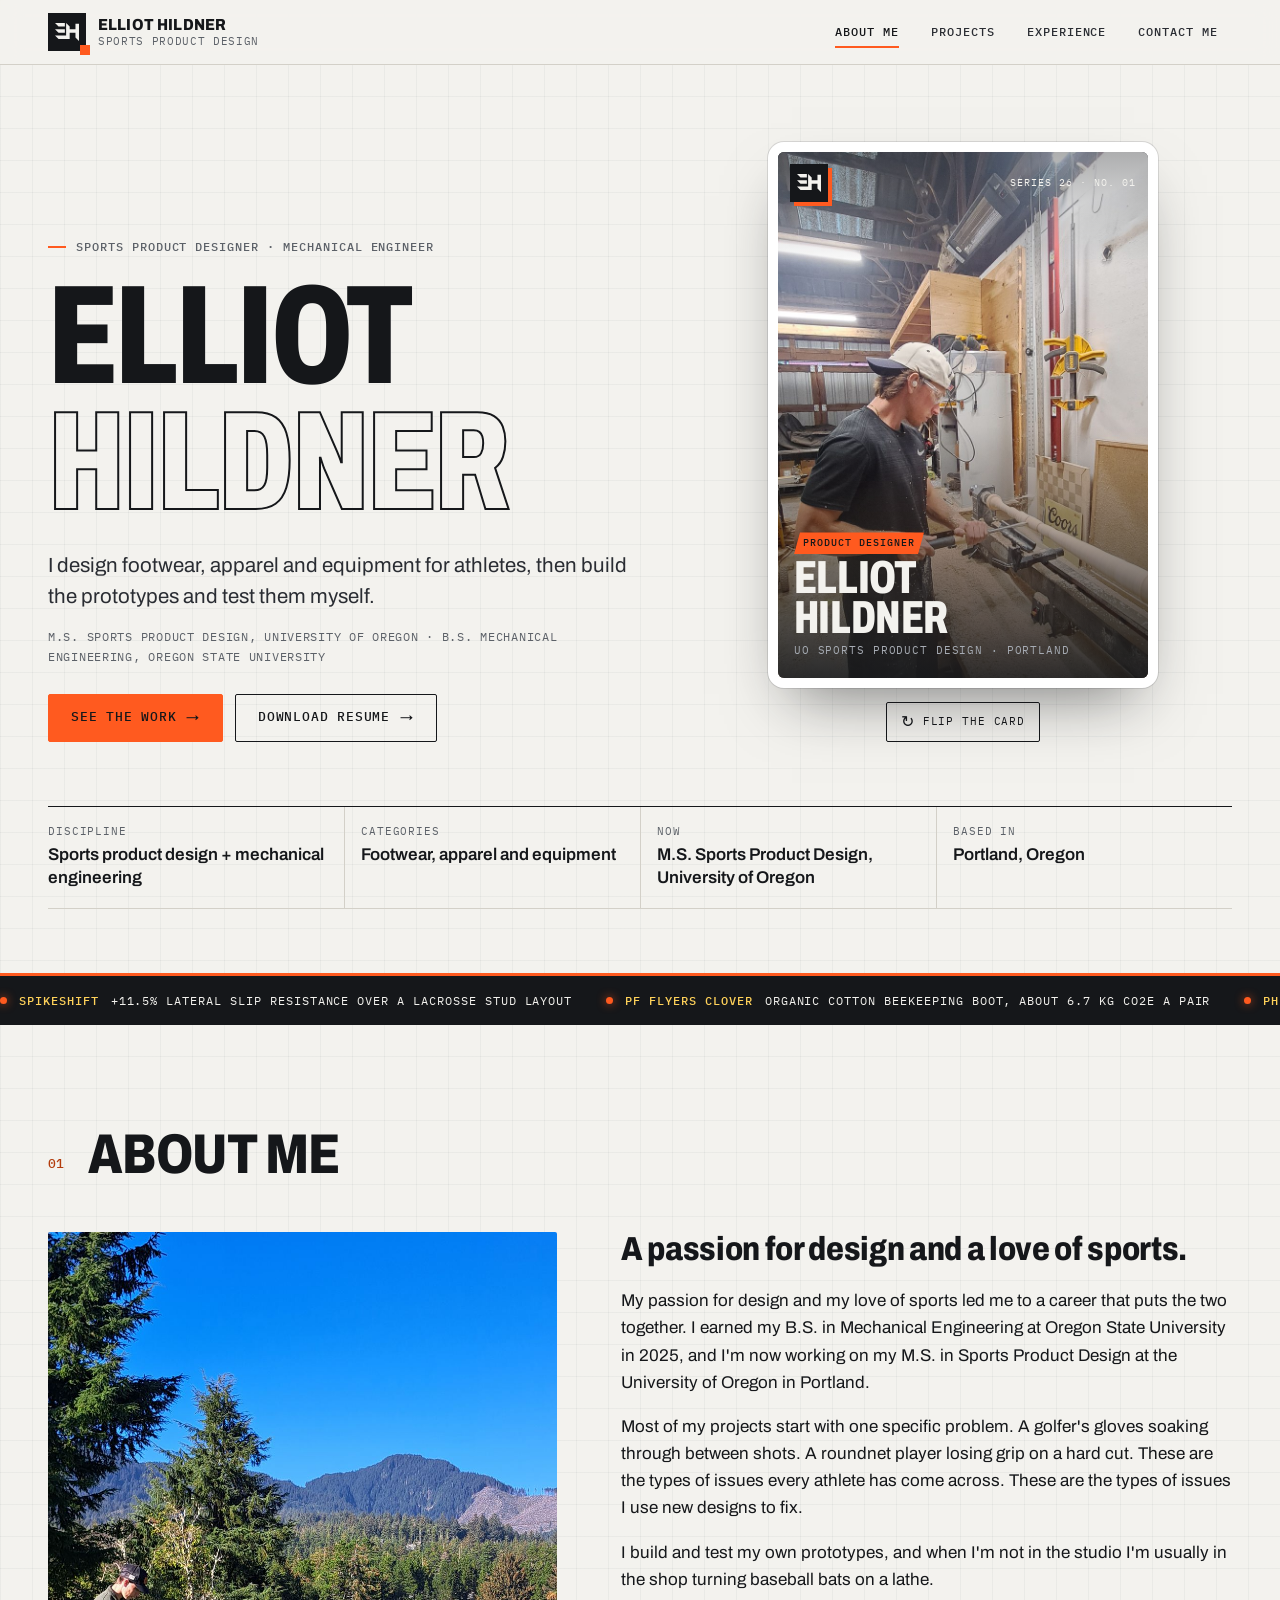
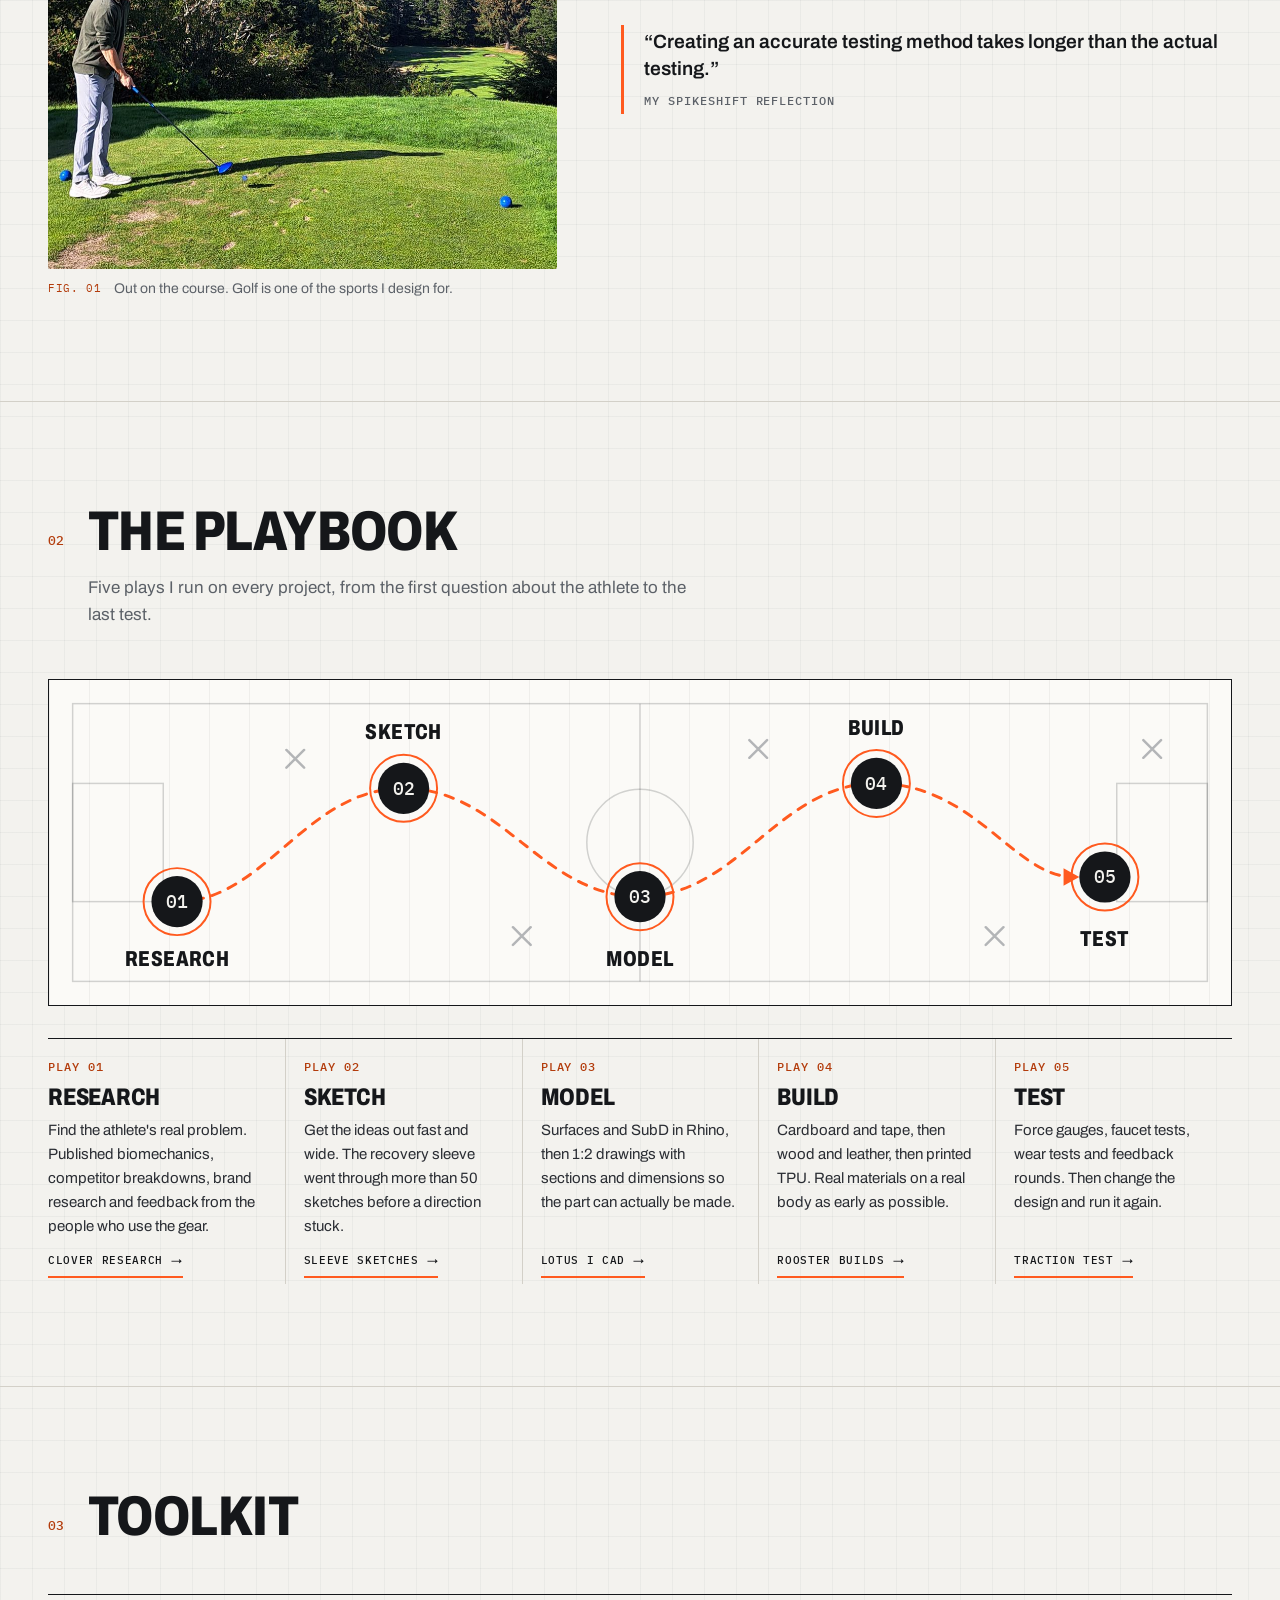
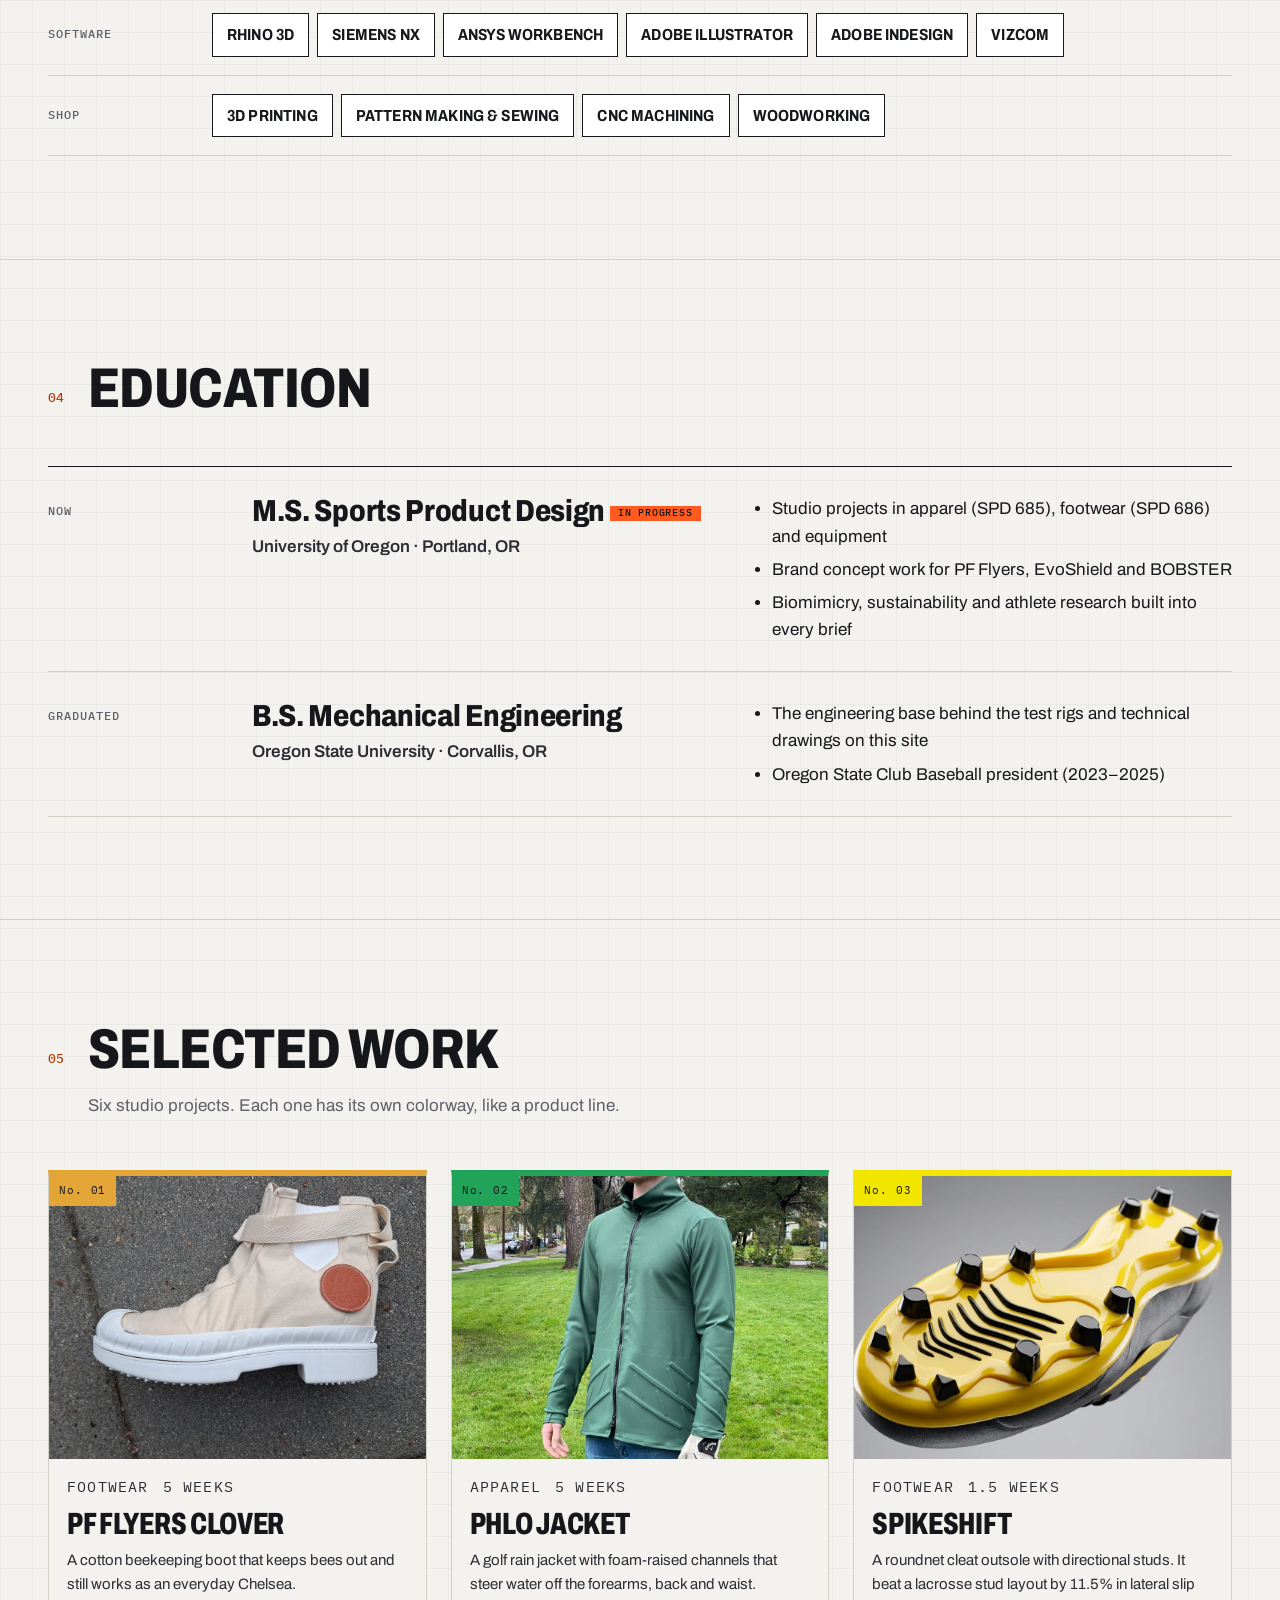
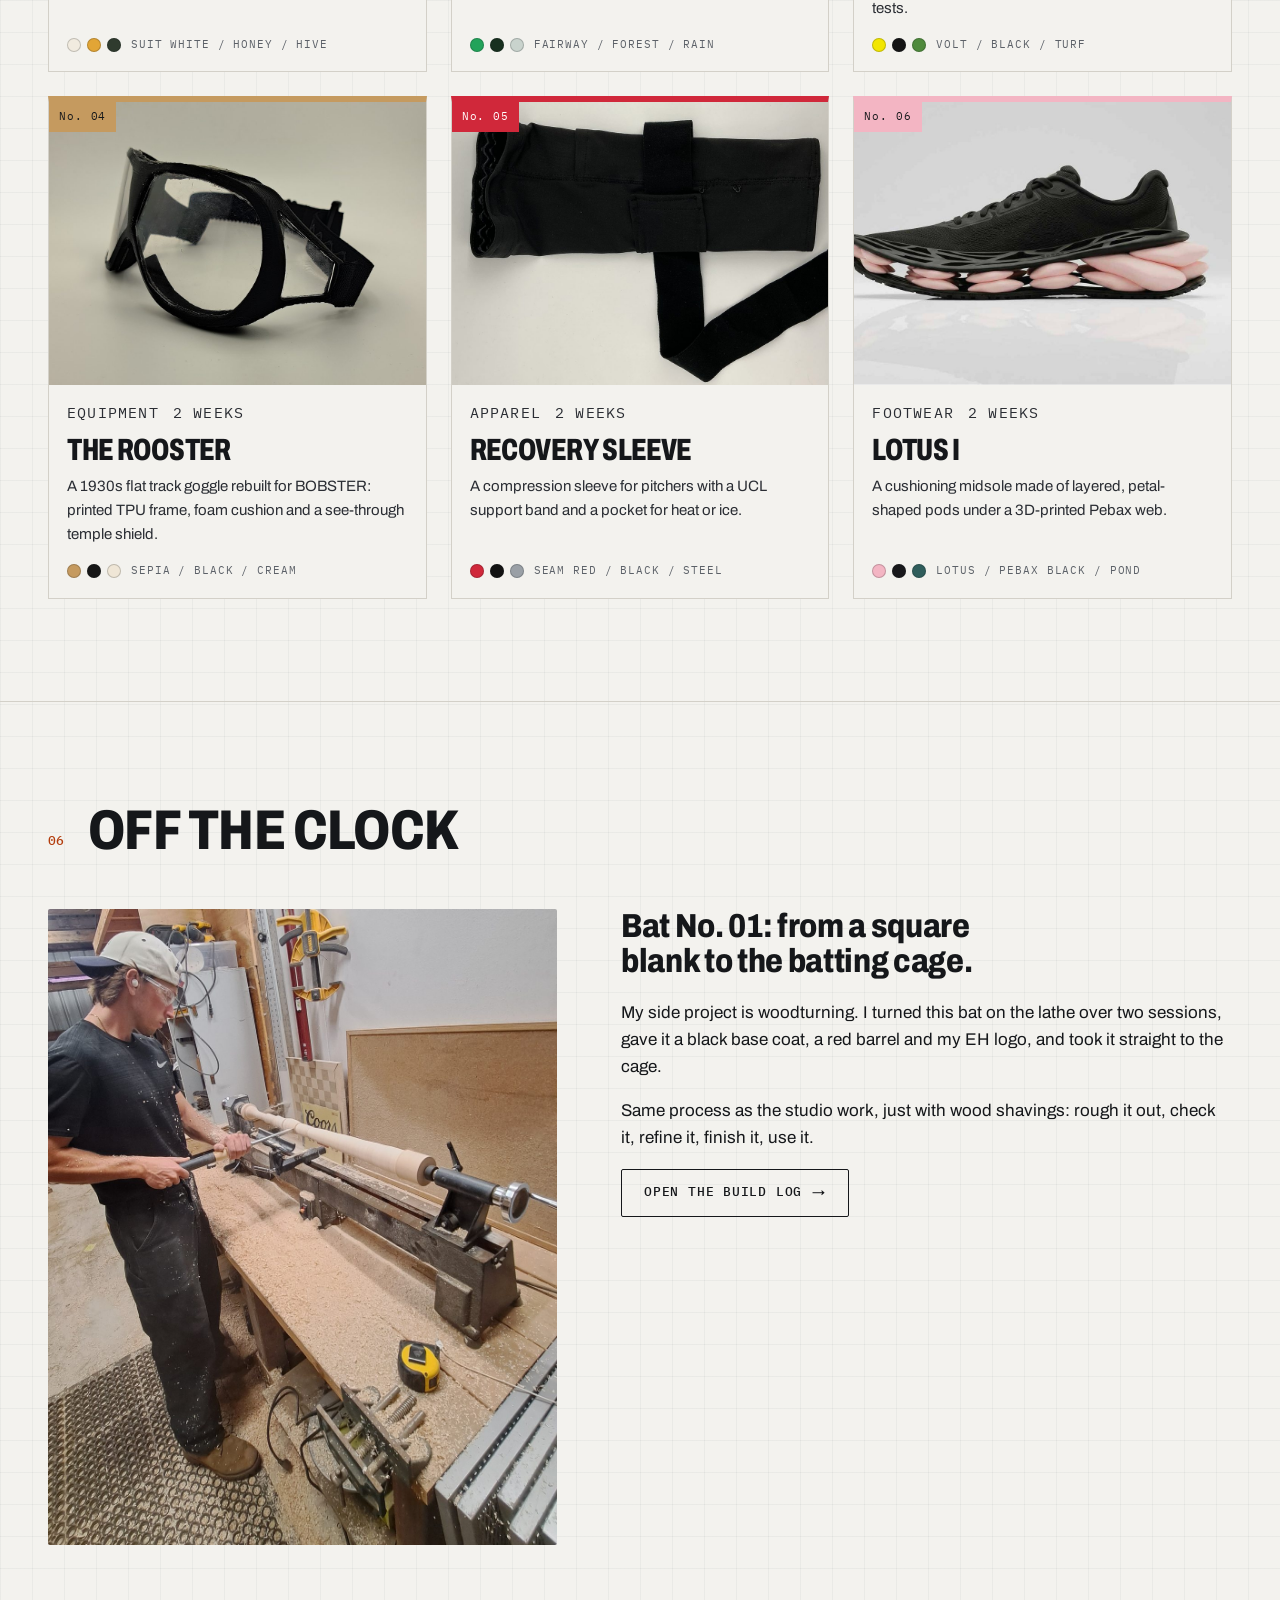
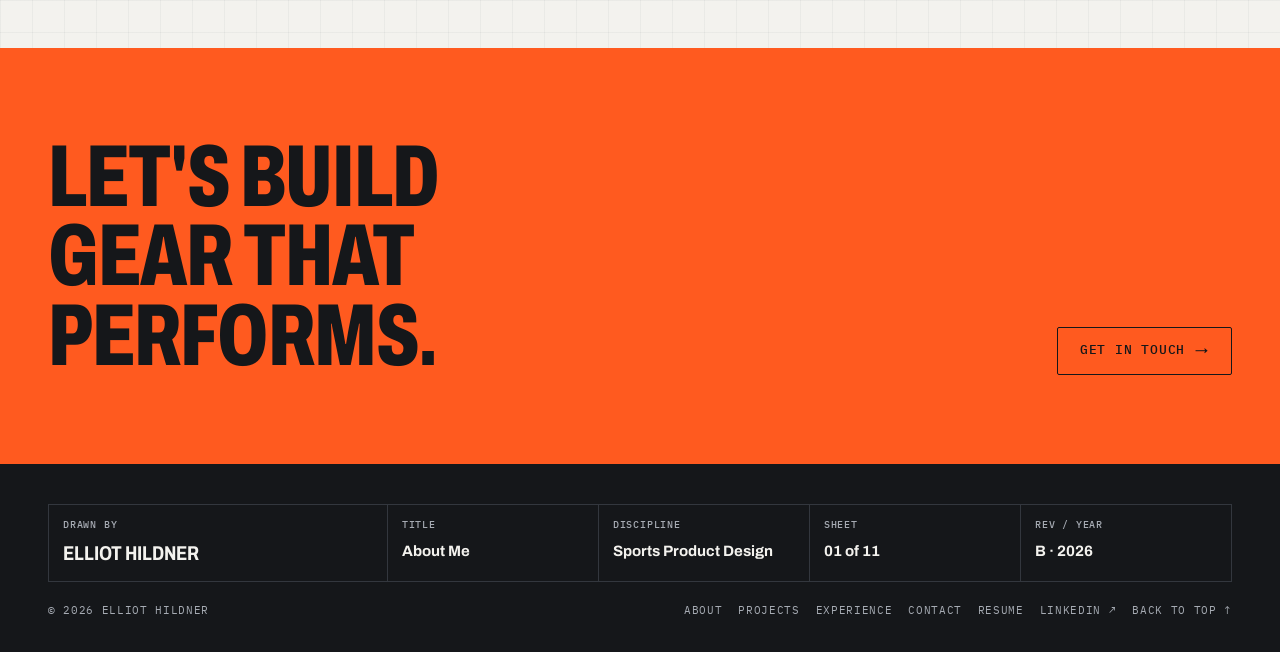
<file: index.html>
<!DOCTYPE html>
<html lang="en">
<head>
    <meta charset="UTF-8">
    <meta name="viewport" content="width=device-width, initial-scale=1.0">
    <title>Elliot Hildner | Sports Product Designer</title>
    <meta name="description" content="Portfolio of Elliot Hildner: footwear, apparel and equipment designed, built and tested by a mechanical engineer in the University of Oregon's Sports Product Design program.">
    <meta name="author" content="Elliot Hildner">
    <meta property="og:title" content="Elliot Hildner | Sports Product Designer">
    <meta property="og:description" content="Portfolio of Elliot Hildner: footwear, apparel and equipment designed, built and tested by a mechanical engineer in the University of Oregon's Sports Product Design program.">
    <meta property="og:type" content="website">
    <meta name="theme-color" content="#15171a">
    <script>document.documentElement.classList.add("js");</script>
    <link rel="icon" href="data:image/svg+xml,%3Csvg xmlns='http://www.w3.org/2000/svg' viewBox='0 0 64 64'%3E%3Crect width='64' height='64' fill='%2315171a'/%3E%3Crect x='48' y='48' width='16' height='16' fill='%23ff5a1f'/%3E%3Cpath transform='translate(10 15) scale(0.1186)' fill='%23f3f2ee' d='M0 0H145.5V52H52Z M0 92H145.5V144H52Z M0 184.5H164V0L216.5 52.5V92H302V10H354V265L302 213V144H216.5V236.5H52Z'/%3E%3C/svg%3E">
    <link rel="preconnect" href="https://fonts.googleapis.com">
    <link rel="preconnect" href="https://fonts.gstatic.com" crossorigin>
    <link href="https://fonts.googleapis.com/css2?family=Archivo:ital,wdth,wght@0,62..125,100..900;1,62..125,100..900&family=IBM+Plex+Mono:wght@400;500&display=swap" rel="stylesheet">
    <link rel="stylesheet" href="style.css">
</head>
<body>
    <a class="skip-link" href="#main">Skip to content</a>

    <header class="site-header">
        <div class="container">
            <a class="brand" href="index.html">
                <span class="brand-mark" aria-hidden="true"><svg viewBox="0 0 354 265" aria-hidden="true" focusable="false"><path d="M0 0H145.5V52H52Z M0 92H145.5V144H52Z M0 184.5H164V0L216.5 52.5V92H302V10H354V265L302 213V144H216.5V236.5H52Z"/></svg></span>
                <span class="brand-copy">
                    <strong>Elliot Hildner</strong>
                    <span>Sports Product Design</span>
                </span>
            </a>

            <button class="nav-toggle" type="button" aria-expanded="false" aria-controls="site-nav">
                <span class="nav-toggle-bars" aria-hidden="true"><span></span><span></span><span></span></span>
                Menu
            </button>

            <nav id="site-nav" class="site-nav" aria-label="Main">
                <a href="index.html">About Me</a>
                <a href="projects.html">Projects</a>
                <a href="experience.html">Experience</a>
                <a href="contact.html">Contact Me</a>
            </nav>
        </div>
    </header>

    <main id="main">

        <section class="hero">
            <div class="container">
                <div class="hero-grid">
                    <div class="hero-copy">
                        <p class="eyebrow">Sports Product Designer &middot; Mechanical Engineer</p>
                        <h1 class="hero-name display"><span>Elliot</span><span class="outline">Hildner</span></h1>
                        <p class="lead">I design footwear, apparel and equipment for athletes, then build the prototypes and test them myself.</p>
                        <p class="hero-sub">M.S. Sports Product Design, University of Oregon &middot; B.S. Mechanical Engineering, Oregon State University</p>
                        <div class="button-row">
                            <a class="button primary" href="projects.html">See the work</a>
                            <a class="button secondary" href="assets/docs/Elliot-Hildner-Resume.pdf" download>Download resume</a>
                        </div>
                    </div>
                    <div class="hero-card">
                        <div class="player-card">
                            <div class="player-card-body">
                                <div class="player-face front">
                                    <img src="assets/images/about/player-card.jpg" alt="Elliot Hildner at the wood lathe, shaping a baseball bat" fetchpriority="high" width="786" height="1100" decoding="async">
                                    <div class="pc-top"><span class="pc-logo"><svg viewBox="0 0 354 265" aria-hidden="true" focusable="false"><path d="M0 0H145.5V52H52Z M0 92H145.5V144H52Z M0 184.5H164V0L216.5 52.5V92H302V10H354V265L302 213V144H216.5V236.5H52Z"/></svg></span><span>Series 26 &middot; No. 01</span></div>
                                    <div class="pc-plate">
                                        <span class="pc-position">Product designer</span>
                                        <strong class="pc-name">Elliot<br>Hildner</strong>
                                        <span class="pc-team">UO Sports Product Design &middot; Portland</span>
                                    </div>
                                    <span class="pc-holo" aria-hidden="true"></span>
                                </div>
                                <div class="player-face back">
                                    <div class="pc-back-head"><strong>Scouting<br>report</strong><span class="pc-logo"><svg viewBox="0 0 354 265" aria-hidden="true" focusable="false"><path d="M0 0H145.5V52H52Z M0 92H145.5V144H52Z M0 184.5H164V0L216.5 52.5V92H302V10H354V265L302 213V144H216.5V236.5H52Z"/></svg></span></div>
                                    <dl class="pc-stats">
                                        <div><dt>Studio projects</dt><dd>06</dd></div>
                                        <div><dt>Prototypes built</dt><dd>20+</dd></div>
                                        <div><dt>Sleeve sketches</dt><dd>50+</dd></div>
                                        <div><dt>Lateral grip gain</dt><dd>+11.5%</dd></div>
                                    </dl>
                                    <ul class="pc-notes">
                                        <li>Builds what he draws: cardboard, canvas, foam, printed TPU.</li>
                                        <li>Cuts and sews his own soft goods.</li>
                                        <li>Wants a force-gauge reading before he trusts a render.</li>
                                        <li>Turns baseball bats on the lathe for fun.</li>
                                    </ul>
                                    <p class="pc-foot">B.S. ME &middot; Oregon State &nbsp;/&nbsp; M.S. SPD &middot; Oregon</p>
                                </div>
                            </div>
                        </div>
                        <button class="player-card-flip" type="button" aria-pressed="false">Flip the card</button>
                    </div>
                </div>

                <dl class="datasheet-strip">
                    <div><dt>Discipline</dt><dd>Sports product design + mechanical engineering</dd></div>
                    <div><dt>Categories</dt><dd>Footwear, apparel and equipment</dd></div>
                    <div><dt>Now</dt><dd>M.S. Sports Product Design, University of Oregon</dd></div>
                    <div><dt>Based in</dt><dd>Portland, Oregon</dd></div>
                </dl>
            </div>
        </section>

        <div class="ticker" role="region" aria-label="Project highlights">
            <div class="ticker-track">
                <ul class="ticker-items">
                    <li><strong>SpikeShift</strong> +11.5% lateral slip resistance over a lacrosse stud layout</li>
                    <li><strong>PF Flyers Clover</strong> organic cotton beekeeping boot, about 6.7 kg CO2e a pair</li>
                    <li><strong>PHLO Jacket</strong> foam channels that steer rain off a golfer's arms and waist</li>
                    <li><strong>Recovery Sleeve</strong> 7 prototypes, 50+ sketches</li>
                    <li><strong>The Rooster</strong> 1930s flat track goggle, 3D-printed TPU frame</li>
                    <li><strong>Lotus I</strong> a midsole made of layered petals</li>
                    <li><strong>Bat No. 01</strong> turned, painted and swung</li>
                </ul>
            </div>
        </div>

        <section class="section" id="about" aria-labelledby="about-title">
            <div class="container">
                <div class="section-head">
                    <span class="section-num">01</span>
                    <h2 id="about-title">About Me</h2>
                </div>
                <div class="about-grid">
                    <figure class="media-figure reveal">
                        <div class="media-slot ratio-4x5"><img src="assets/images/about/golf.jpg" alt="Elliot Hildner teeing off on a golf course with mountains behind" width="1005" height="1300" loading="lazy" decoding="async"></div>
                        <figcaption><span class="fig-num">FIG. 01</span><span>Out on the course. Golf is one of the sports I design for.</span></figcaption>
                    </figure>
                    <div class="about-copy reveal">
                        <h3>A passion for design and a love of sports.</h3>
                        <p>My passion for design and my love of sports led me to a career that puts the two together. I earned my B.S. in Mechanical Engineering at Oregon State University in 2025, and I'm now working on my M.S. in Sports Product Design at the University of Oregon in Portland.</p>
                        <p>Most of my projects start with one specific problem. A golfer's gloves soaking through between shots. A roundnet player losing grip on a hard cut. These are the types of issues every athlete has come across. These are the types of issues I use new designs to fix.</p>
                        <p>I build and test my own prototypes, and when I'm not in the studio I'm usually in the shop turning baseball bats on a lathe.</p>
                        <blockquote class="pull-quote">
                            &ldquo;Creating an accurate testing method takes longer than the actual testing.&rdquo;
                            <cite class="mono">My SpikeShift reflection</cite>
                        </blockquote>
                    </div>
                </div>
            </div>
        </section>

        <section class="section" id="playbook" aria-labelledby="playbook-title">
            <div class="container">
                <div class="section-head">
                    <span class="section-num">02</span>
                    <h2 id="playbook-title">The Playbook</h2>
                    <p class="section-intro">Five plays I run on every project, from the first question about the athlete to the last test.</p>
                </div>
                <div class="playbook-field reveal" aria-hidden="true">
                    <svg viewBox="0 0 1200 330" focusable="false">
                        <rect class="pb-line" x="24" y="24" width="1152" height="282"/>
                        <line class="pb-line" x1="600" y1="24" x2="600" y2="306"/>
                        <circle class="pb-line" cx="600" cy="165" r="54"/>
                        <rect class="pb-line" x="24" y="105" width="92" height="120"/>
                        <rect class="pb-line" x="1084" y="105" width="92" height="120"/>
                        <path class="pb-x" d="M241 71l18 18m0-18l-18 18M471 251l18 18m0-18l-18 18M711 61l18 18m0-18l-18 18M951 251l18 18m0-18l-18 18M1111 61l18 18m0-18l-18 18"/>
                        <path class="pb-route" d="M130 225C220 225 260 110 360 110S500 220 600 220S740 105 840 105S980 200 1040 200"/>
                        <path class="pb-route-draw" d="M130 225C220 225 260 110 360 110S500 220 600 220S740 105 840 105S980 200 1040 200"/>
                        <polygon class="pb-head" points="1046,200 1030,191 1030,209"/>
                        <g class="pb-node" transform="translate(130 225)"><circle class="pb-ring" r="34"/><circle r="26"/><text>01</text></g>
                        <g class="pb-node" transform="translate(360 110)"><circle class="pb-ring" r="34"/><circle r="26"/><text>02</text></g>
                        <g class="pb-node" transform="translate(600 220)"><circle class="pb-ring" r="34"/><circle r="26"/><text>03</text></g>
                        <g class="pb-node" transform="translate(840 105)"><circle class="pb-ring" r="34"/><circle r="26"/><text>04</text></g>
                        <g class="pb-node" transform="translate(1072 200)"><circle class="pb-ring" r="34"/><circle r="26"/><text>05</text></g>
                        <text class="pb-label" x="130" y="290">Research</text>
                        <text class="pb-label" x="360" y="60">Sketch</text>
                        <text class="pb-label" x="600" y="290">Model</text>
                        <text class="pb-label" x="840" y="56">Build</text>
                        <text class="pb-label" x="1072" y="270">Test</text>
                    </svg>
                </div>
                <ol class="playbook-steps reveal">
                    <li>
                        <span class="mono">Play 01</span>
                        <h3>Research</h3>
                        <p>Find the athlete's real problem. Published biomechanics, competitor breakdowns, brand research and feedback from the people who use the gear.</p>
                        <a class="text-link" href="project-shoe.html">Clover research</a>
                    </li>
                    <li>
                        <span class="mono">Play 02</span>
                        <h3>Sketch</h3>
                        <p>Get the ideas out fast and wide. The recovery sleeve went through more than 50 sketches before a direction stuck.</p>
                        <a class="text-link" href="project-sleeve.html">Sleeve sketches</a>
                    </li>
                    <li>
                        <span class="mono">Play 03</span>
                        <h3>Model</h3>
                        <p>Surfaces and SubD in Rhino, then 1:2 drawings with sections and dimensions so the part can actually be made.</p>
                        <a class="text-link" href="project-midsole.html">Lotus I CAD</a>
                    </li>
                    <li>
                        <span class="mono">Play 04</span>
                        <h3>Build</h3>
                        <p>Cardboard and tape, then wood and leather, then printed TPU. Real materials on a real body as early as possible.</p>
                        <a class="text-link" href="project-goggles.html">Rooster builds</a>
                    </li>
                    <li>
                        <span class="mono">Play 05</span>
                        <h3>Test</h3>
                        <p>Force gauges, faucet tests, wear tests and feedback rounds. Then change the design and run it again.</p>
                        <a class="text-link" href="project-spikeshift.html">Traction test</a>
                    </li>
                </ol>
            </div>
        </section>

        <section class="section" id="toolkit" aria-labelledby="toolkit-title">
            <div class="container">
                <div class="section-head">
                    <span class="section-num">03</span>
                    <h2 id="toolkit-title">Toolkit</h2>
                </div>
                <div class="toolkit reveal">
                    <div class="toolkit-row">
                        <h3 class="label">Software</h3>
                        <ul class="tool-chips"><li>Rhino 3D</li><li>Siemens NX</li><li>Ansys Workbench</li><li>Adobe Illustrator</li><li>Adobe InDesign</li><li>Vizcom</li></ul>
                    </div>
                    <div class="toolkit-row">
                        <h3 class="label">Shop</h3>
                        <ul class="tool-chips"><li>3D printing</li><li>Pattern making &amp; sewing</li><li>CNC machining</li><li>Woodworking</li></ul>
                    </div>
                </div>
            </div>
        </section>

        <section class="section" id="education" aria-labelledby="education-title">
            <div class="container">
                <div class="section-head">
                    <span class="section-num">04</span>
                    <h2 id="education-title">Education</h2>
                </div>
                <div class="edu-list">
                    <article class="edu-item reveal">
                        <p class="mono">Now</p>
                        <div>
                            <h3>M.S. Sports Product Design <span class="badge">In progress</span></h3>
                            <p class="edu-school">University of Oregon &middot; Portland, OR</p>
                        </div>
                        <ul>
                            <li>Studio projects in apparel (SPD 685), footwear (SPD 686) and equipment</li>
                            <li>Brand concept work for PF Flyers, EvoShield and BOBSTER</li>
                            <li>Biomimicry, sustainability and athlete research built into every brief</li>
                        </ul>
                    </article>
                    <article class="edu-item reveal">
                        <p class="mono">Graduated</p>
                        <div>
                            <h3>B.S. Mechanical Engineering</h3>
                            <p class="edu-school">Oregon State University &middot; Corvallis, OR</p>
                        </div>
                        <ul>
                            <li>The engineering base behind the test rigs and technical drawings on this site</li>
                            <li>Oregon State Club Baseball president (2023&ndash;2025)</li>
                        </ul>
                    </article>
                </div>
            </div>
        </section>

        <section class="section" id="work" aria-labelledby="work-title">
            <div class="container">
                <div class="section-head">
                    <span class="section-num">05</span>
                    <h2 id="work-title">Selected Work</h2>
                    <p class="section-intro">Six studio projects. Each one has its own colorway, like a product line.</p>
                </div>
                <div class="lineup">
                    <a class="lineup-card reveal" href="project-shoe.html" data-cw="shoe">
                        <div class="lineup-media"><span class="lineup-num">No. 01</span><img src="assets/images/shoe/cover.jpg" alt="PF Flyers Clover beekeeping boot prototype" width="1000" height="750" loading="lazy" decoding="async"></div>
                        <div class="lineup-body">
                            <p class="lineup-meta"><span>Footwear</span><span>5 weeks</span></p>
                            <h3>PF Flyers Clover</h3>
                            <p>A cotton beekeeping boot that keeps bees out and still works as an everyday Chelsea.</p>
                            <span class="colorway"><i style="--c: #f1ebdf"></i><i style="--c: #e2a536"></i><i style="--c: #2f3b2e"></i>Suit white / Honey / Hive</span>
                        </div>
                    </a>
                    <a class="lineup-card reveal" href="project-jacket.html" data-cw="jacket">
                        <div class="lineup-media"><span class="lineup-num">No. 02</span><img src="assets/images/jacket/cover.jpg" alt="PHLO golf rain jacket worn on a golf course" width="1000" height="750" loading="lazy" decoding="async"></div>
                        <div class="lineup-body">
                            <p class="lineup-meta"><span>Apparel</span><span>5 weeks</span></p>
                            <h3>PHLO Jacket</h3>
                            <p>A golf rain jacket with foam-raised channels that steer water off the forearms, back and waist.</p>
                            <span class="colorway"><i style="--c: #22a35a"></i><i style="--c: #17301f"></i><i style="--c: #c9d3cd"></i>Fairway / Forest / Rain</span>
                        </div>
                    </a>
                    <a class="lineup-card reveal" href="project-spikeshift.html" data-cw="spikeshift">
                        <div class="lineup-media"><span class="lineup-num">No. 03</span><img src="assets/images/spikeshift/cover.jpg" alt="Render of the SpikeShift roundnet cleat outsole" width="1000" height="750" loading="lazy" decoding="async"></div>
                        <div class="lineup-body">
                            <p class="lineup-meta"><span>Footwear</span><span>1.5 weeks</span></p>
                            <h3>SpikeShift</h3>
                            <p>A roundnet cleat outsole with directional studs. It beat a lacrosse stud layout by 11.5% in lateral slip tests.</p>
                            <span class="colorway"><i style="--c: #f2e600"></i><i style="--c: #141414"></i><i style="--c: #4f8a3c"></i>Volt / Black / Turf</span>
                        </div>
                    </a>
                    <a class="lineup-card reveal" href="project-goggles.html" data-cw="goggles">
                        <div class="lineup-media"><span class="lineup-num">No. 04</span><img src="assets/images/goggles/cover.jpg" alt="The Rooster flat track goggle prototype" width="1000" height="749" loading="lazy" decoding="async"></div>
                        <div class="lineup-body">
                            <p class="lineup-meta"><span>Equipment</span><span>2 weeks</span></p>
                            <h3>The Rooster</h3>
                            <p>A 1930s flat track goggle rebuilt for BOBSTER: printed TPU frame, foam cushion and a see-through temple shield.</p>
                            <span class="colorway"><i style="--c: #c59a5f"></i><i style="--c: #161616"></i><i style="--c: #efe6d6"></i>Sepia / Black / Cream</span>
                        </div>
                    </a>
                    <a class="lineup-card reveal" href="project-sleeve.html" data-cw="sleeve">
                        <div class="lineup-media"><span class="lineup-num">No. 05</span><img src="assets/images/sleeve/cover.jpg" alt="Recovery compression sleeve with its UCL support strap" width="1000" height="750" loading="lazy" decoding="async"></div>
                        <div class="lineup-body">
                            <p class="lineup-meta"><span>Apparel</span><span>2 weeks</span></p>
                            <h3>Recovery Sleeve</h3>
                            <p>A compression sleeve for pitchers with a UCL support band and a pocket for heat or ice.</p>
                            <span class="colorway"><i style="--c: #d0283a"></i><i style="--c: #121212"></i><i style="--c: #9aa0a6"></i>Seam red / Black / Steel</span>
                        </div>
                    </a>
                    <a class="lineup-card reveal" href="project-midsole.html" data-cw="midsole">
                        <div class="lineup-media"><span class="lineup-num">No. 06</span><img src="assets/images/midsole/cover.jpg" alt="Render of a running shoe on the Lotus I petal midsole" width="1000" height="750" loading="lazy" decoding="async"></div>
                        <div class="lineup-body">
                            <p class="lineup-meta"><span>Footwear</span><span>2 weeks</span></p>
                            <h3>Lotus I</h3>
                            <p>A cushioning midsole made of layered, petal-shaped pods under a 3D-printed Pebax web.</p>
                            <span class="colorway"><i style="--c: #f3b5c3"></i><i style="--c: #18181b"></i><i style="--c: #2f5d5b"></i>Lotus / Pebax black / Pond</span>
                        </div>
                    </a>
                </div>
            </div>
        </section>

        <section class="section" id="workshop" aria-labelledby="workshop-title">
            <div class="container">
                <div class="section-head">
                    <span class="section-num">06</span>
                    <h2 id="workshop-title">Off the Clock</h2>
                </div>
                <div class="about-grid">
                    <figure class="media-figure reveal">
                        <div class="media-slot ratio-4x5"><img src="assets/images/about/lathe.jpg" alt="Elliot Hildner turning a baseball bat on a wood lathe" width="1120" height="1400" loading="lazy" decoding="async"></div>
                    </figure>
                    <div class="about-copy reveal">
                        <h3>Bat No. 01: from a square blank to the batting cage.</h3>
                        <p>My side project is woodturning. I turned this bat on the lathe over two sessions, gave it a black base coat, a red barrel and my EH logo, and took it straight to the cage.</p>
                        <p>Same process as the studio work, just with wood shavings: rough it out, check it, refine it, finish it, use it.</p>
                        <a class="button secondary" href="project-workshop.html">Open the build log</a>
                    </div>
                </div>
            </div>
        </section>

        <section class="cta-band">
            <div class="container">
                <h2>Let's build gear that performs.</h2>
                <a class="button secondary" href="contact.html">Get in touch</a>
            </div>
        </section>
    </main>

    <footer class="site-footer">
        <div class="container">
            <div class="title-block">
                <div class="tb-name"><span class="label">Drawn by</span><strong>Elliot Hildner</strong></div>
                <div><span class="label">Title</span><strong>About Me</strong></div>
                <div><span class="label">Discipline</span><strong>Sports Product Design</strong></div>
                <div><span class="label">Sheet</span><strong>01 of 11</strong></div>
                <div><span class="label">Rev / Year</span><strong>B &middot; <span data-year>2026</span></strong></div>
            </div>
            <div class="footer-bottom">
                <p>&copy; <span data-year>2026</span> Elliot Hildner</p>
                <nav aria-label="Footer">
                    <a href="index.html">About</a>
                    <a href="projects.html">Projects</a>
                    <a href="experience.html">Experience</a>
                    <a href="contact.html">Contact</a>
                    <a href="assets/docs/Elliot-Hildner-Resume.pdf" download>Resume</a>
                    <a href="https://www.linkedin.com/in/elliot-hildner/" target="_blank" rel="noopener">LinkedIn &nearr;</a>
                    <a href="#main">Back to top &uarr;</a>
                </nav>
            </div>
        </div>
    </footer>

    <script src="script.js"></script>
</body>
</html>
</file>
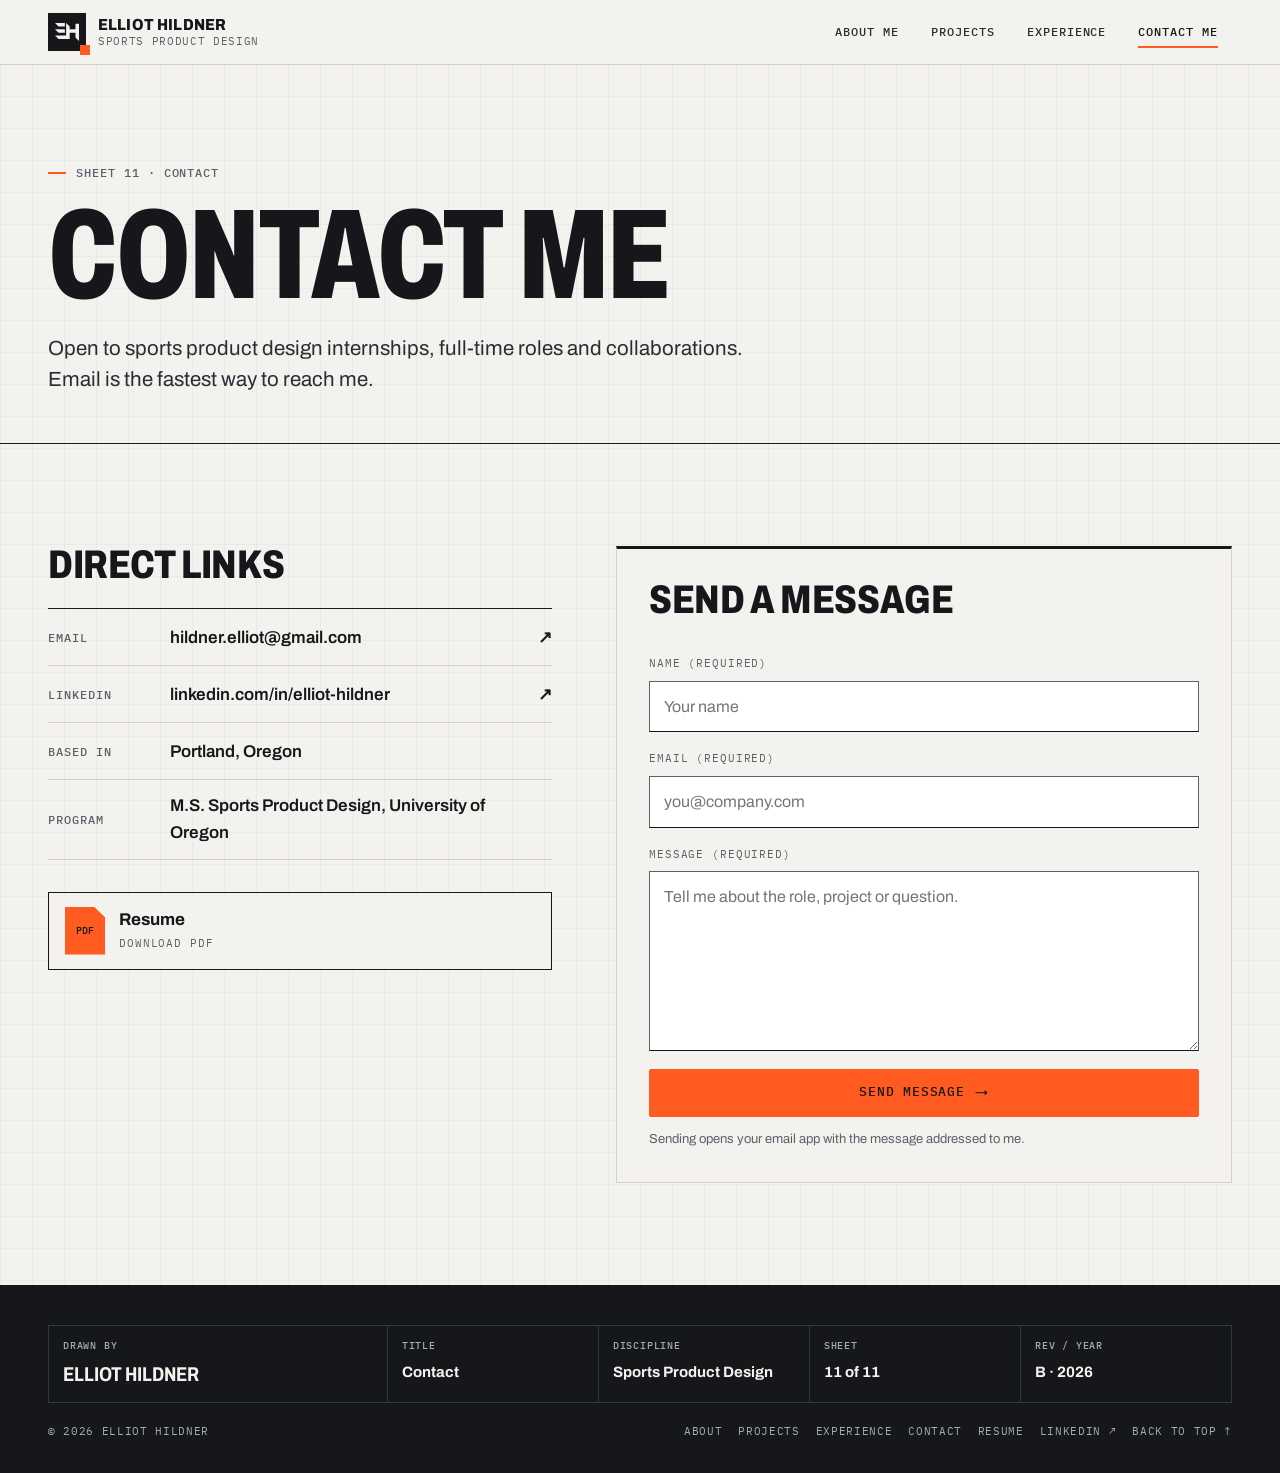
<file: contact.html>
<!DOCTYPE html>
<html lang="en">
<head>
    <meta charset="UTF-8">
    <meta name="viewport" content="width=device-width, initial-scale=1.0">
    <title>Contact | Elliot Hildner</title>
    <meta name="description" content="Get in touch with Elliot Hildner about sports product design internships, roles and collaborations.">
    <meta name="author" content="Elliot Hildner">
    <meta property="og:title" content="Contact | Elliot Hildner">
    <meta property="og:description" content="Get in touch with Elliot Hildner about sports product design internships, roles and collaborations.">
    <meta property="og:type" content="website">
    <meta name="theme-color" content="#15171a">
    <script>document.documentElement.classList.add("js");</script>
    <link rel="icon" href="data:image/svg+xml,%3Csvg xmlns='http://www.w3.org/2000/svg' viewBox='0 0 64 64'%3E%3Crect width='64' height='64' fill='%2315171a'/%3E%3Crect x='48' y='48' width='16' height='16' fill='%23ff5a1f'/%3E%3Cpath transform='translate(10 15) scale(0.1186)' fill='%23f3f2ee' d='M0 0H145.5V52H52Z M0 92H145.5V144H52Z M0 184.5H164V0L216.5 52.5V92H302V10H354V265L302 213V144H216.5V236.5H52Z'/%3E%3C/svg%3E">
    <link rel="preconnect" href="https://fonts.googleapis.com">
    <link rel="preconnect" href="https://fonts.gstatic.com" crossorigin>
    <link href="https://fonts.googleapis.com/css2?family=Archivo:ital,wdth,wght@0,62..125,100..900;1,62..125,100..900&family=IBM+Plex+Mono:wght@400;500&display=swap" rel="stylesheet">
    <link rel="stylesheet" href="style.css">
</head>
<body>
    <a class="skip-link" href="#main">Skip to content</a>

    <header class="site-header">
        <div class="container">
            <a class="brand" href="index.html">
                <span class="brand-mark" aria-hidden="true"><svg viewBox="0 0 354 265" aria-hidden="true" focusable="false"><path d="M0 0H145.5V52H52Z M0 92H145.5V144H52Z M0 184.5H164V0L216.5 52.5V92H302V10H354V265L302 213V144H216.5V236.5H52Z"/></svg></span>
                <span class="brand-copy">
                    <strong>Elliot Hildner</strong>
                    <span>Sports Product Design</span>
                </span>
            </a>

            <button class="nav-toggle" type="button" aria-expanded="false" aria-controls="site-nav">
                <span class="nav-toggle-bars" aria-hidden="true"><span></span><span></span><span></span></span>
                Menu
            </button>

            <nav id="site-nav" class="site-nav" aria-label="Main">
                <a href="index.html">About Me</a>
                <a href="projects.html">Projects</a>
                <a href="experience.html">Experience</a>
                <a href="contact.html">Contact Me</a>
            </nav>
        </div>
    </header>

    <main id="main">

        <section class="page-head">
            <div class="container">
                <p class="eyebrow">Sheet 11 &middot; Contact</p>
                <h1 class="display">Contact Me</h1>
                <p class="lead">Open to sports product design internships, full-time roles and collaborations. Email is the fastest way to reach me.</p>
            </div>
        </section>

        <section class="section">
            <div class="container">
                <div class="contact-grid">
                    <div class="reveal">
                        <h2 class="contact-title">Direct links</h2>
                        <ul class="contact-links">
                            <li><a href="mailto:hildner.elliot@gmail.com"><span class="label">Email</span><span class="value">hildner.elliot@gmail.com</span></a></li>
                            <li><a href="https://www.linkedin.com/in/elliot-hildner/" target="_blank" rel="noopener"><span class="label">LinkedIn</span><span class="value">linkedin.com/in/elliot-hildner</span></a></li>
                            <li><div class="contact-static"><span class="label">Based in</span><span class="value">Portland, Oregon</span></div></li>
                            <li><div class="contact-static"><span class="label">Program</span><span class="value">M.S. Sports Product Design, University of Oregon</span></div></li>
                        </ul>
                        <div class="doc-row">
                            <a class="doc-slot" href="assets/docs/Elliot-Hildner-Resume.pdf" download><span class="doc-icon" aria-hidden="true">PDF</span><span class="doc-title">Resume</span><span class="doc-slot-state">Download PDF</span></a>
                        </div>
                    </div>

                    <form id="contact-form" class="contact-form reveal" data-endpoint="" data-mailto="hildner.elliot@gmail.com" method="POST">
                        <h2 class="contact-title">Send a message</h2>
                        <p id="form-status" class="form-status" aria-live="polite"></p>
                        <label>
                            <span>Name (required)</span>
                            <input type="text" name="name" autocomplete="name" placeholder="Your name" required>
                        </label>
                        <label>
                            <span>Email (required)</span>
                            <input type="email" name="email" autocomplete="email" placeholder="you@company.com" required>
                        </label>
                        <label>
                            <span>Message (required)</span>
                            <textarea name="message" rows="6" placeholder="Tell me about the role, project or question." required></textarea>
                        </label>
                        <button type="submit" class="button primary submit-btn" disabled>Send message</button>
                        <p class="form-note">Sending opens your email app with the message addressed to me.</p>
                    </form>
                </div>
            </div>
        </section>
    </main>

    <footer class="site-footer">
        <div class="container">
            <div class="title-block">
                <div class="tb-name"><span class="label">Drawn by</span><strong>Elliot Hildner</strong></div>
                <div><span class="label">Title</span><strong>Contact</strong></div>
                <div><span class="label">Discipline</span><strong>Sports Product Design</strong></div>
                <div><span class="label">Sheet</span><strong>11 of 11</strong></div>
                <div><span class="label">Rev / Year</span><strong>B &middot; <span data-year>2026</span></strong></div>
            </div>
            <div class="footer-bottom">
                <p>&copy; <span data-year>2026</span> Elliot Hildner</p>
                <nav aria-label="Footer">
                    <a href="index.html">About</a>
                    <a href="projects.html">Projects</a>
                    <a href="experience.html">Experience</a>
                    <a href="contact.html">Contact</a>
                    <a href="assets/docs/Elliot-Hildner-Resume.pdf" download>Resume</a>
                    <a href="https://www.linkedin.com/in/elliot-hildner/" target="_blank" rel="noopener">LinkedIn &nearr;</a>
                    <a href="#main">Back to top &uarr;</a>
                </nav>
            </div>
        </div>
    </footer>

    <script src="script.js"></script>
</body>
</html>
</file>
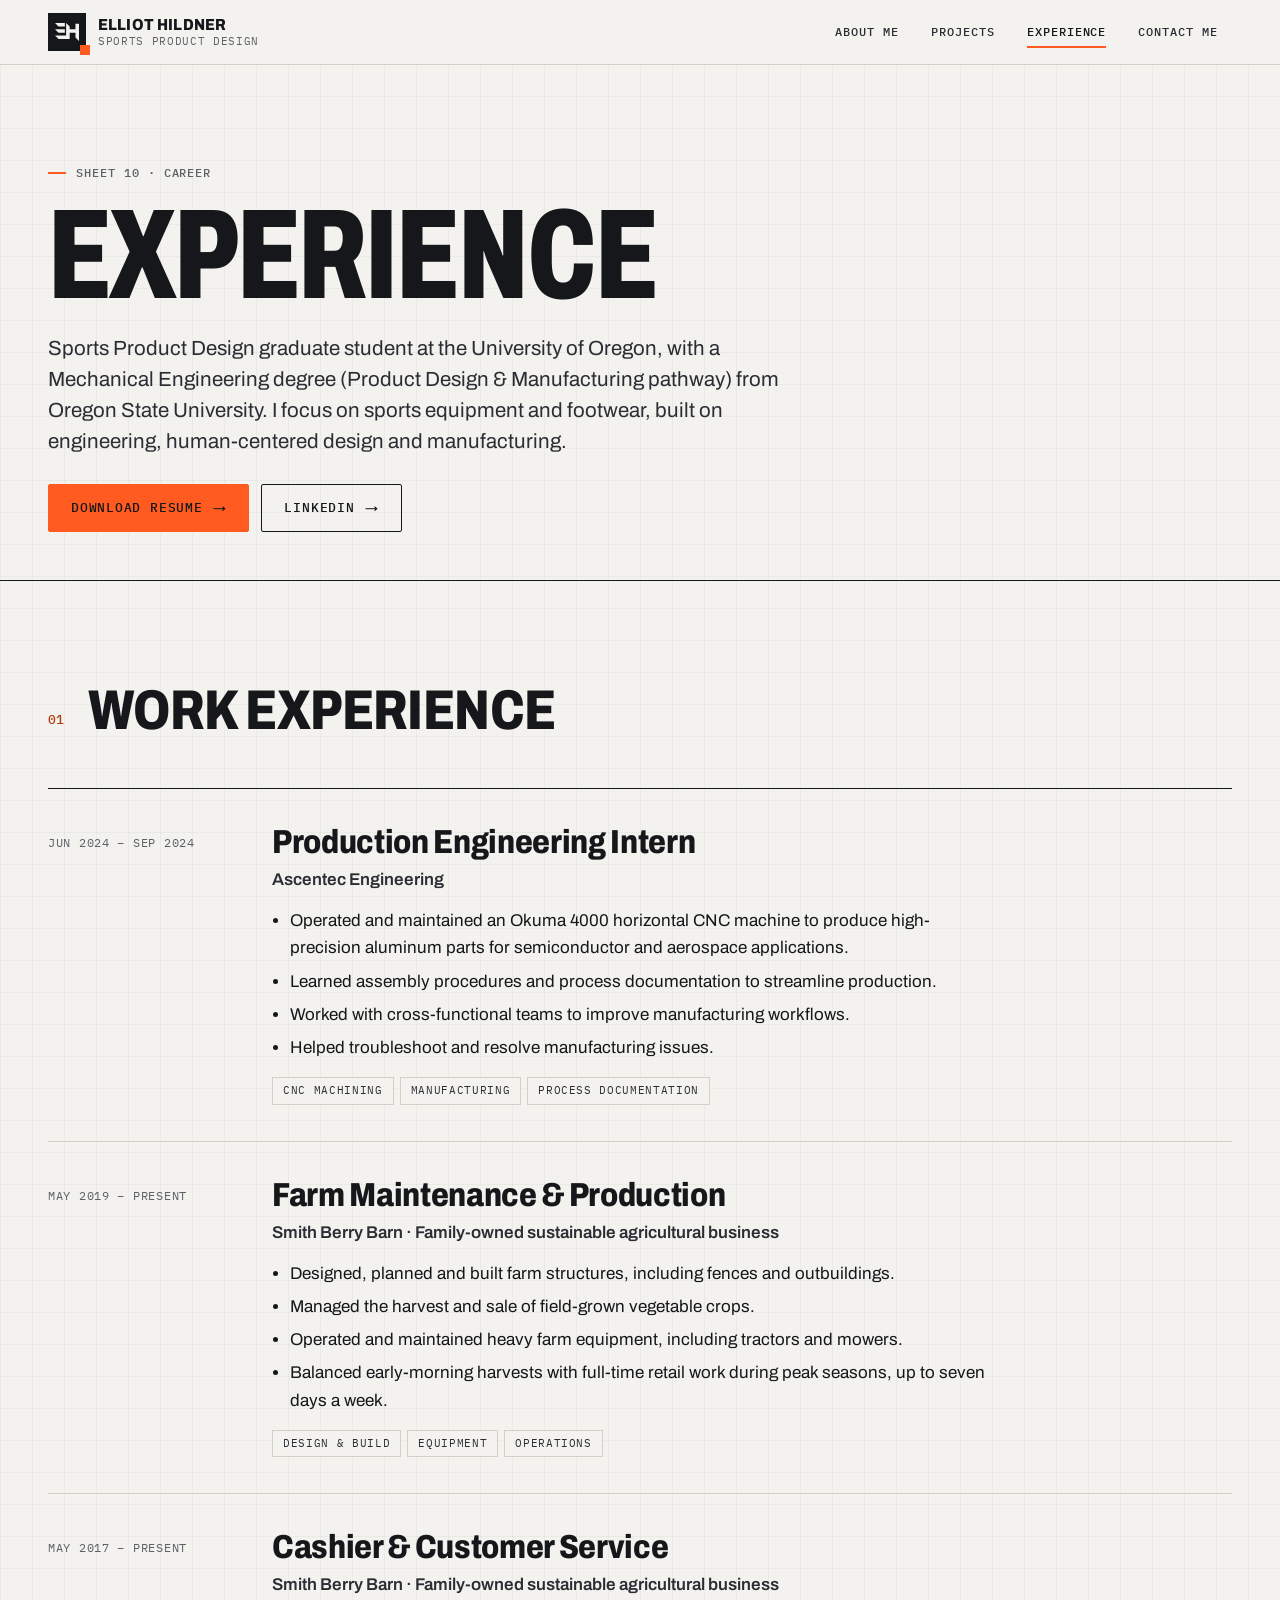
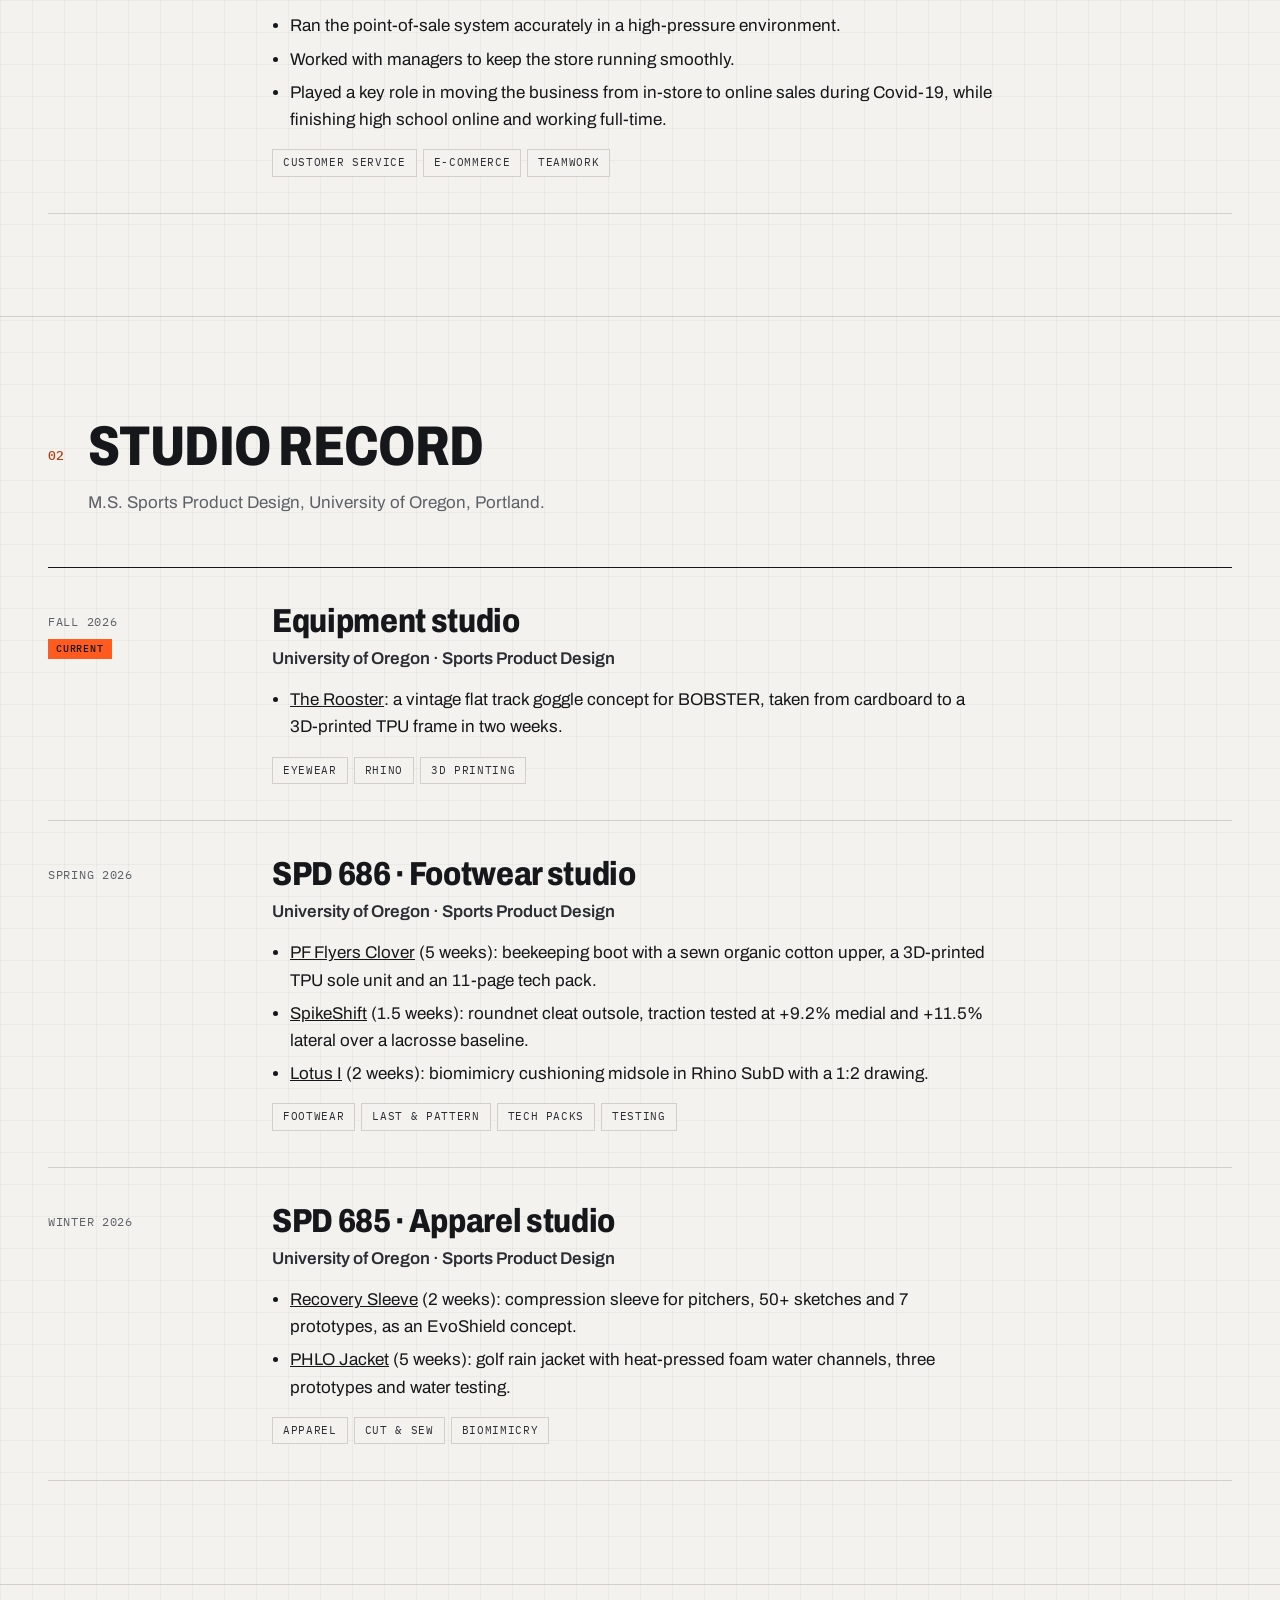
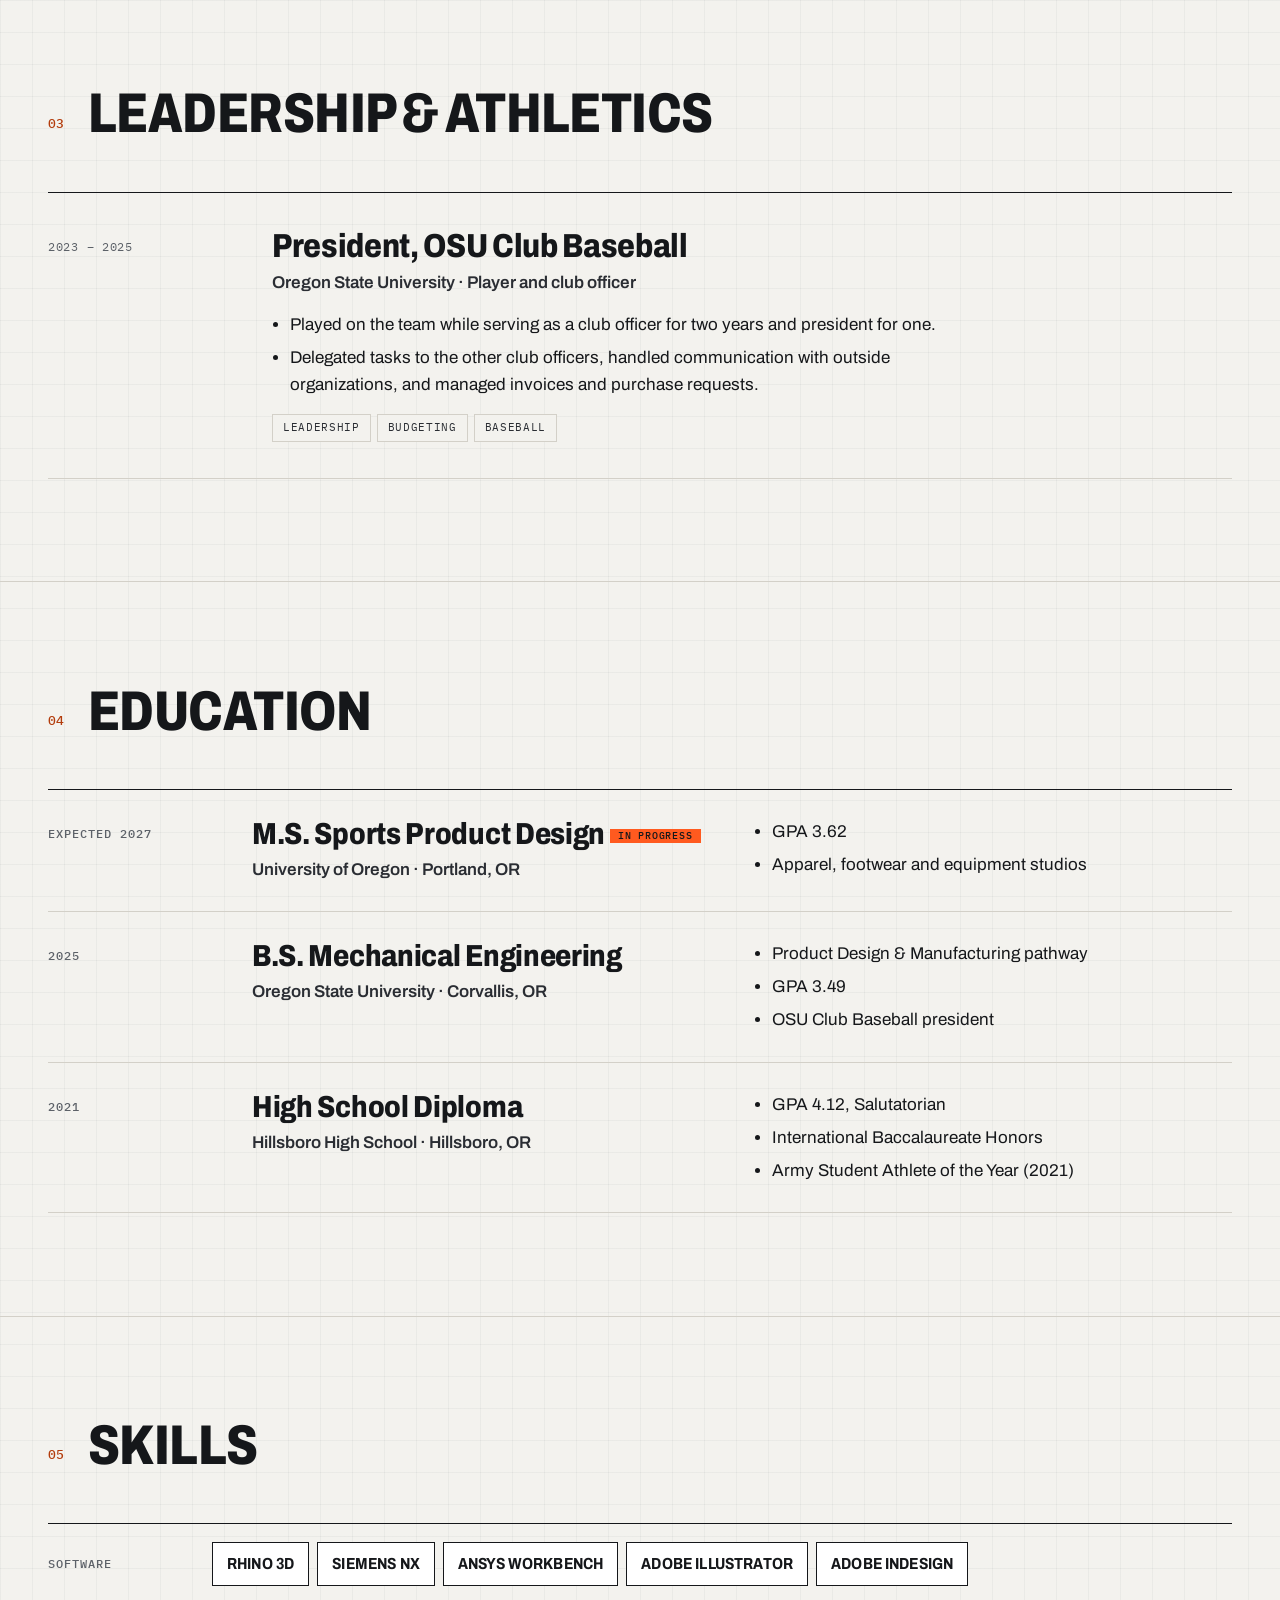
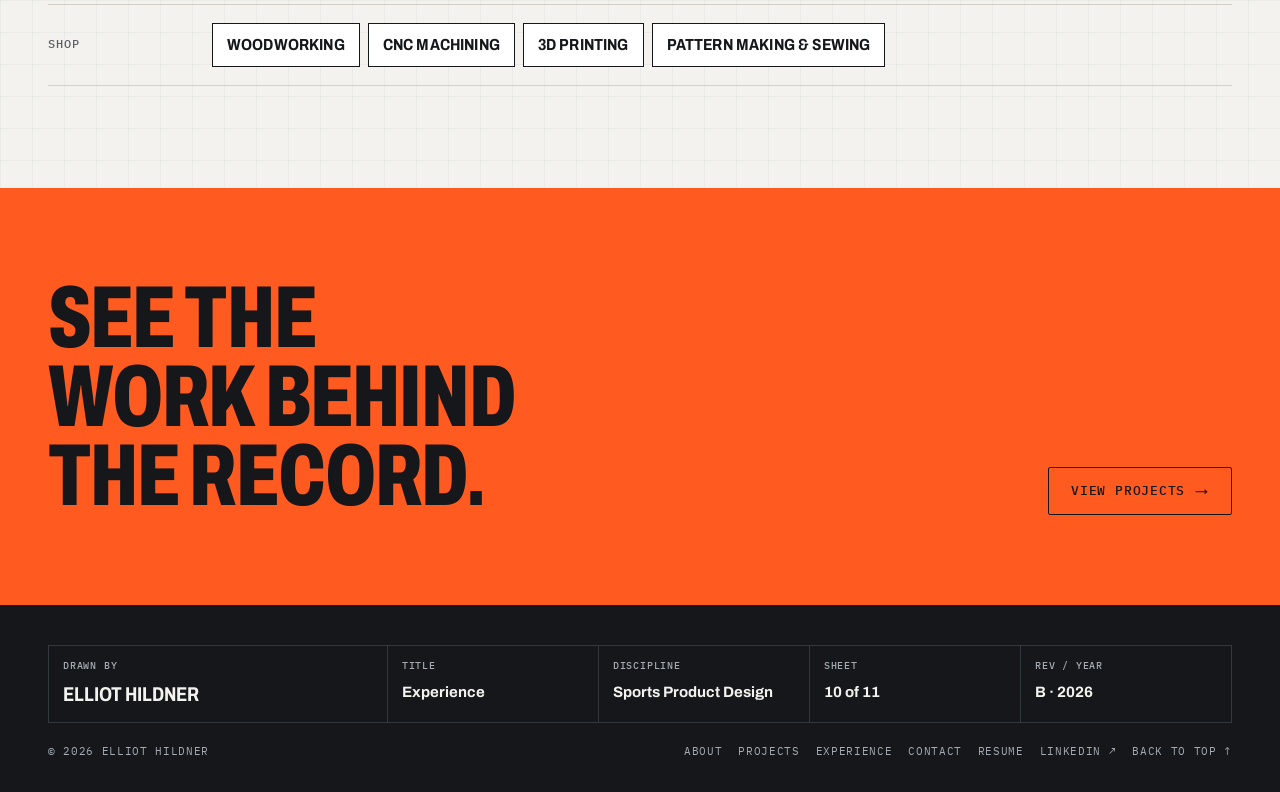
<file: experience.html>
<!DOCTYPE html>
<html lang="en">
<head>
    <meta charset="UTF-8">
    <meta name="viewport" content="width=device-width, initial-scale=1.0">
    <title>Experience | Elliot Hildner</title>
    <meta name="description" content="Experience, education and skills for Elliot Hildner: Sports Product Design graduate student at the University of Oregon with a Mechanical Engineering degree from Oregon State University.">
    <meta name="author" content="Elliot Hildner">
    <meta property="og:title" content="Experience | Elliot Hildner">
    <meta property="og:description" content="Experience, education and skills for Elliot Hildner: Sports Product Design graduate student at the University of Oregon with a Mechanical Engineering degree from Oregon State University.">
    <meta property="og:type" content="website">
    <meta name="theme-color" content="#15171a">
    <script>document.documentElement.classList.add("js");</script>
    <link rel="icon" href="data:image/svg+xml,%3Csvg xmlns='http://www.w3.org/2000/svg' viewBox='0 0 64 64'%3E%3Crect width='64' height='64' fill='%2315171a'/%3E%3Crect x='48' y='48' width='16' height='16' fill='%23ff5a1f'/%3E%3Cpath transform='translate(10 15) scale(0.1186)' fill='%23f3f2ee' d='M0 0H145.5V52H52Z M0 92H145.5V144H52Z M0 184.5H164V0L216.5 52.5V92H302V10H354V265L302 213V144H216.5V236.5H52Z'/%3E%3C/svg%3E">
    <link rel="preconnect" href="https://fonts.googleapis.com">
    <link rel="preconnect" href="https://fonts.gstatic.com" crossorigin>
    <link href="https://fonts.googleapis.com/css2?family=Archivo:ital,wdth,wght@0,62..125,100..900;1,62..125,100..900&family=IBM+Plex+Mono:wght@400;500&display=swap" rel="stylesheet">
    <link rel="stylesheet" href="style.css">
</head>
<body>
    <a class="skip-link" href="#main">Skip to content</a>

    <header class="site-header">
        <div class="container">
            <a class="brand" href="index.html">
                <span class="brand-mark" aria-hidden="true"><svg viewBox="0 0 354 265" aria-hidden="true" focusable="false"><path d="M0 0H145.5V52H52Z M0 92H145.5V144H52Z M0 184.5H164V0L216.5 52.5V92H302V10H354V265L302 213V144H216.5V236.5H52Z"/></svg></span>
                <span class="brand-copy">
                    <strong>Elliot Hildner</strong>
                    <span>Sports Product Design</span>
                </span>
            </a>

            <button class="nav-toggle" type="button" aria-expanded="false" aria-controls="site-nav">
                <span class="nav-toggle-bars" aria-hidden="true"><span></span><span></span><span></span></span>
                Menu
            </button>

            <nav id="site-nav" class="site-nav" aria-label="Main">
                <a href="index.html">About Me</a>
                <a href="projects.html">Projects</a>
                <a href="experience.html">Experience</a>
                <a href="contact.html">Contact Me</a>
            </nav>
        </div>
    </header>

    <main id="main">

        <section class="page-head">
            <div class="container">
                <p class="eyebrow">Sheet 10 &middot; Career</p>
                <h1 class="display">Experience</h1>
                <p class="lead">Sports Product Design graduate student at the University of Oregon, with a Mechanical Engineering degree (Product Design &amp; Manufacturing pathway) from Oregon State University. I focus on sports equipment and footwear, built on engineering, human-centered design and manufacturing.</p>
                <div class="button-row" style="margin-top: 28px">
                    <a class="button primary" href="assets/docs/Elliot-Hildner-Resume.pdf" download>Download resume</a>
                    <a class="button secondary" href="https://www.linkedin.com/in/elliot-hildner/" target="_blank" rel="noopener">LinkedIn</a>
                </div>
            </div>
        </section>

        <section class="section" aria-labelledby="work-xp-title">
            <div class="container">
                <div class="section-head">
                    <span class="section-num">01</span>
                    <h2 id="work-xp-title">Work Experience</h2>
                </div>
                <div class="xp-list">
                    <article class="xp-item reveal">
                        <p class="xp-date"><span>Jun 2024 &ndash; Sep 2024</span></p>
                        <div>
                            <h3>Production Engineering Intern</h3>
                            <p class="xp-org">Ascentec Engineering</p>
                            <ul>
                                <li>Operated and maintained an Okuma 4000 horizontal CNC machine to produce high-precision aluminum parts for semiconductor and aerospace applications.</li>
                                <li>Learned assembly procedures and process documentation to streamline production.</li>
                                <li>Worked with cross-functional teams to improve manufacturing workflows.</li>
                                <li>Helped troubleshoot and resolve manufacturing issues.</li>
                            </ul>
                            <ul class="tag-row"><li>CNC machining</li><li>Manufacturing</li><li>Process documentation</li></ul>
                        </div>
                    </article>
                    <article class="xp-item reveal">
                        <p class="xp-date"><span>May 2019 &ndash; Present</span></p>
                        <div>
                            <h3>Farm Maintenance &amp; Production</h3>
                            <p class="xp-org">Smith Berry Barn &middot; Family-owned sustainable agricultural business</p>
                            <ul>
                                <li>Designed, planned and built farm structures, including fences and outbuildings.</li>
                                <li>Managed the harvest and sale of field-grown vegetable crops.</li>
                                <li>Operated and maintained heavy farm equipment, including tractors and mowers.</li>
                                <li>Balanced early-morning harvests with full-time retail work during peak seasons, up to seven days a week.</li>
                            </ul>
                            <ul class="tag-row"><li>Design &amp; build</li><li>Equipment</li><li>Operations</li></ul>
                        </div>
                    </article>
                    <article class="xp-item reveal">
                        <p class="xp-date"><span>May 2017 &ndash; Present</span></p>
                        <div>
                            <h3>Cashier &amp; Customer Service</h3>
                            <p class="xp-org">Smith Berry Barn &middot; Family-owned sustainable agricultural business</p>
                            <ul>
                                <li>Ran the point-of-sale system accurately in a high-pressure environment.</li>
                                <li>Worked with managers to keep the store running smoothly.</li>
                                <li>Played a key role in moving the business from in-store to online sales during Covid-19, while finishing high school online and working full-time.</li>
                            </ul>
                            <ul class="tag-row"><li>Customer service</li><li>E-commerce</li><li>Teamwork</li></ul>
                        </div>
                    </article>
                </div>
            </div>
        </section>

        <section class="section" aria-labelledby="studio-title">
            <div class="container">
                <div class="section-head">
                    <span class="section-num">02</span>
                    <h2 id="studio-title">Studio Record</h2>
                    <p class="section-intro">M.S. Sports Product Design, University of Oregon, Portland.</p>
                </div>
                <div class="xp-list">
                    <article class="xp-item reveal">
                        <p class="xp-date"><span>Fall 2026</span><span class="badge">Current</span></p>
                        <div>
                            <h3>Equipment studio</h3>
                            <p class="xp-org">University of Oregon &middot; Sports Product Design</p>
                            <ul>
                                <li><a href="project-goggles.html">The Rooster</a>: a vintage flat track goggle concept for BOBSTER, taken from cardboard to a 3D-printed TPU frame in two weeks.</li>
                            </ul>
                            <ul class="tag-row"><li>Eyewear</li><li>Rhino</li><li>3D printing</li></ul>
                        </div>
                    </article>
                    <article class="xp-item reveal">
                        <p class="xp-date"><span>Spring 2026</span></p>
                        <div>
                            <h3>SPD 686 &middot; Footwear studio</h3>
                            <p class="xp-org">University of Oregon &middot; Sports Product Design</p>
                            <ul>
                                <li><a href="project-shoe.html">PF Flyers Clover</a> (5 weeks): beekeeping boot with a sewn organic cotton upper, a 3D-printed TPU sole unit and an 11-page tech pack.</li>
                                <li><a href="project-spikeshift.html">SpikeShift</a> (1.5 weeks): roundnet cleat outsole, traction tested at +9.2% medial and +11.5% lateral over a lacrosse baseline.</li>
                                <li><a href="project-midsole.html">Lotus I</a> (2 weeks): biomimicry cushioning midsole in Rhino SubD with a 1:2 drawing.</li>
                            </ul>
                            <ul class="tag-row"><li>Footwear</li><li>Last &amp; pattern</li><li>Tech packs</li><li>Testing</li></ul>
                        </div>
                    </article>
                    <article class="xp-item reveal">
                        <p class="xp-date"><span>Winter 2026</span></p>
                        <div>
                            <h3>SPD 685 &middot; Apparel studio</h3>
                            <p class="xp-org">University of Oregon &middot; Sports Product Design</p>
                            <ul>
                                <li><a href="project-sleeve.html">Recovery Sleeve</a> (2 weeks): compression sleeve for pitchers, 50+ sketches and 7 prototypes, as an EvoShield concept.</li>
                                <li><a href="project-jacket.html">PHLO Jacket</a> (5 weeks): golf rain jacket with heat-pressed foam water channels, three prototypes and water testing.</li>
                            </ul>
                            <ul class="tag-row"><li>Apparel</li><li>Cut &amp; sew</li><li>Biomimicry</li></ul>
                        </div>
                    </article>
                </div>
            </div>
        </section>

        <section class="section" aria-labelledby="lead-title">
            <div class="container">
                <div class="section-head">
                    <span class="section-num">03</span>
                    <h2 id="lead-title">Leadership &amp; Athletics</h2>
                </div>
                <div class="xp-list">
                    <article class="xp-item reveal">
                        <p class="xp-date"><span>2023 &ndash; 2025</span></p>
                        <div>
                            <h3>President, OSU Club Baseball</h3>
                            <p class="xp-org">Oregon State University &middot; Player and club officer</p>
                            <ul>
                                <li>Played on the team while serving as a club officer for two years and president for one.</li>
                                <li>Delegated tasks to the other club officers, handled communication with outside organizations, and managed invoices and purchase requests.</li>
                            </ul>
                            <ul class="tag-row"><li>Leadership</li><li>Budgeting</li><li>Baseball</li></ul>
                        </div>
                    </article>
                </div>
            </div>
        </section>

        <section class="section" aria-labelledby="edu-title">
            <div class="container">
                <div class="section-head">
                    <span class="section-num">04</span>
                    <h2 id="edu-title">Education</h2>
                </div>
                <div class="edu-list">
                    <article class="edu-item reveal">
                        <p class="mono">Expected 2027</p>
                        <div>
                            <h3>M.S. Sports Product Design <span class="badge">In progress</span></h3>
                            <p class="edu-school">University of Oregon &middot; Portland, OR</p>
                        </div>
                        <ul>
                            <li>GPA 3.62</li>
                            <li>Apparel, footwear and equipment studios</li>
                        </ul>
                    </article>
                    <article class="edu-item reveal">
                        <p class="mono">2025</p>
                        <div>
                            <h3>B.S. Mechanical Engineering</h3>
                            <p class="edu-school">Oregon State University &middot; Corvallis, OR</p>
                        </div>
                        <ul>
                            <li>Product Design &amp; Manufacturing pathway</li>
                            <li>GPA 3.49</li>
                            <li>OSU Club Baseball president</li>
                        </ul>
                    </article>
                    <article class="edu-item reveal">
                        <p class="mono">2021</p>
                        <div>
                            <h3>High School Diploma</h3>
                            <p class="edu-school">Hillsboro High School &middot; Hillsboro, OR</p>
                        </div>
                        <ul>
                            <li>GPA 4.12, Salutatorian</li>
                            <li>International Baccalaureate Honors</li>
                            <li>Army Student Athlete of the Year (2021)</li>
                        </ul>
                    </article>
                </div>
            </div>
        </section>

        <section class="section" aria-labelledby="skills-title">
            <div class="container">
                <div class="section-head">
                    <span class="section-num">05</span>
                    <h2 id="skills-title">Skills</h2>
                </div>
                <div class="toolkit reveal">
                    <div class="toolkit-row">
                        <h3 class="label">Software</h3>
                        <ul class="tool-chips"><li>Rhino 3D</li><li>Siemens NX</li><li>Ansys Workbench</li><li>Adobe Illustrator</li><li>Adobe InDesign</li></ul>
                    </div>
                    <div class="toolkit-row">
                        <h3 class="label">Shop</h3>
                        <ul class="tool-chips"><li>Woodworking</li><li>CNC machining</li><li>3D printing</li><li>Pattern making &amp; sewing</li></ul>
                    </div>
                </div>
            </div>
        </section>

        <section class="cta-band">
            <div class="container">
                <h2>See the work behind the record.</h2>
                <a class="button secondary" href="projects.html">View projects</a>
            </div>
        </section>
    </main>

    <footer class="site-footer">
        <div class="container">
            <div class="title-block">
                <div class="tb-name"><span class="label">Drawn by</span><strong>Elliot Hildner</strong></div>
                <div><span class="label">Title</span><strong>Experience</strong></div>
                <div><span class="label">Discipline</span><strong>Sports Product Design</strong></div>
                <div><span class="label">Sheet</span><strong>10 of 11</strong></div>
                <div><span class="label">Rev / Year</span><strong>B &middot; <span data-year>2026</span></strong></div>
            </div>
            <div class="footer-bottom">
                <p>&copy; <span data-year>2026</span> Elliot Hildner</p>
                <nav aria-label="Footer">
                    <a href="index.html">About</a>
                    <a href="projects.html">Projects</a>
                    <a href="experience.html">Experience</a>
                    <a href="contact.html">Contact</a>
                    <a href="assets/docs/Elliot-Hildner-Resume.pdf" download>Resume</a>
                    <a href="https://www.linkedin.com/in/elliot-hildner/" target="_blank" rel="noopener">LinkedIn &nearr;</a>
                    <a href="#main">Back to top &uarr;</a>
                </nav>
            </div>
        </div>
    </footer>

    <script src="script.js"></script>
</body>
</html>
</file>
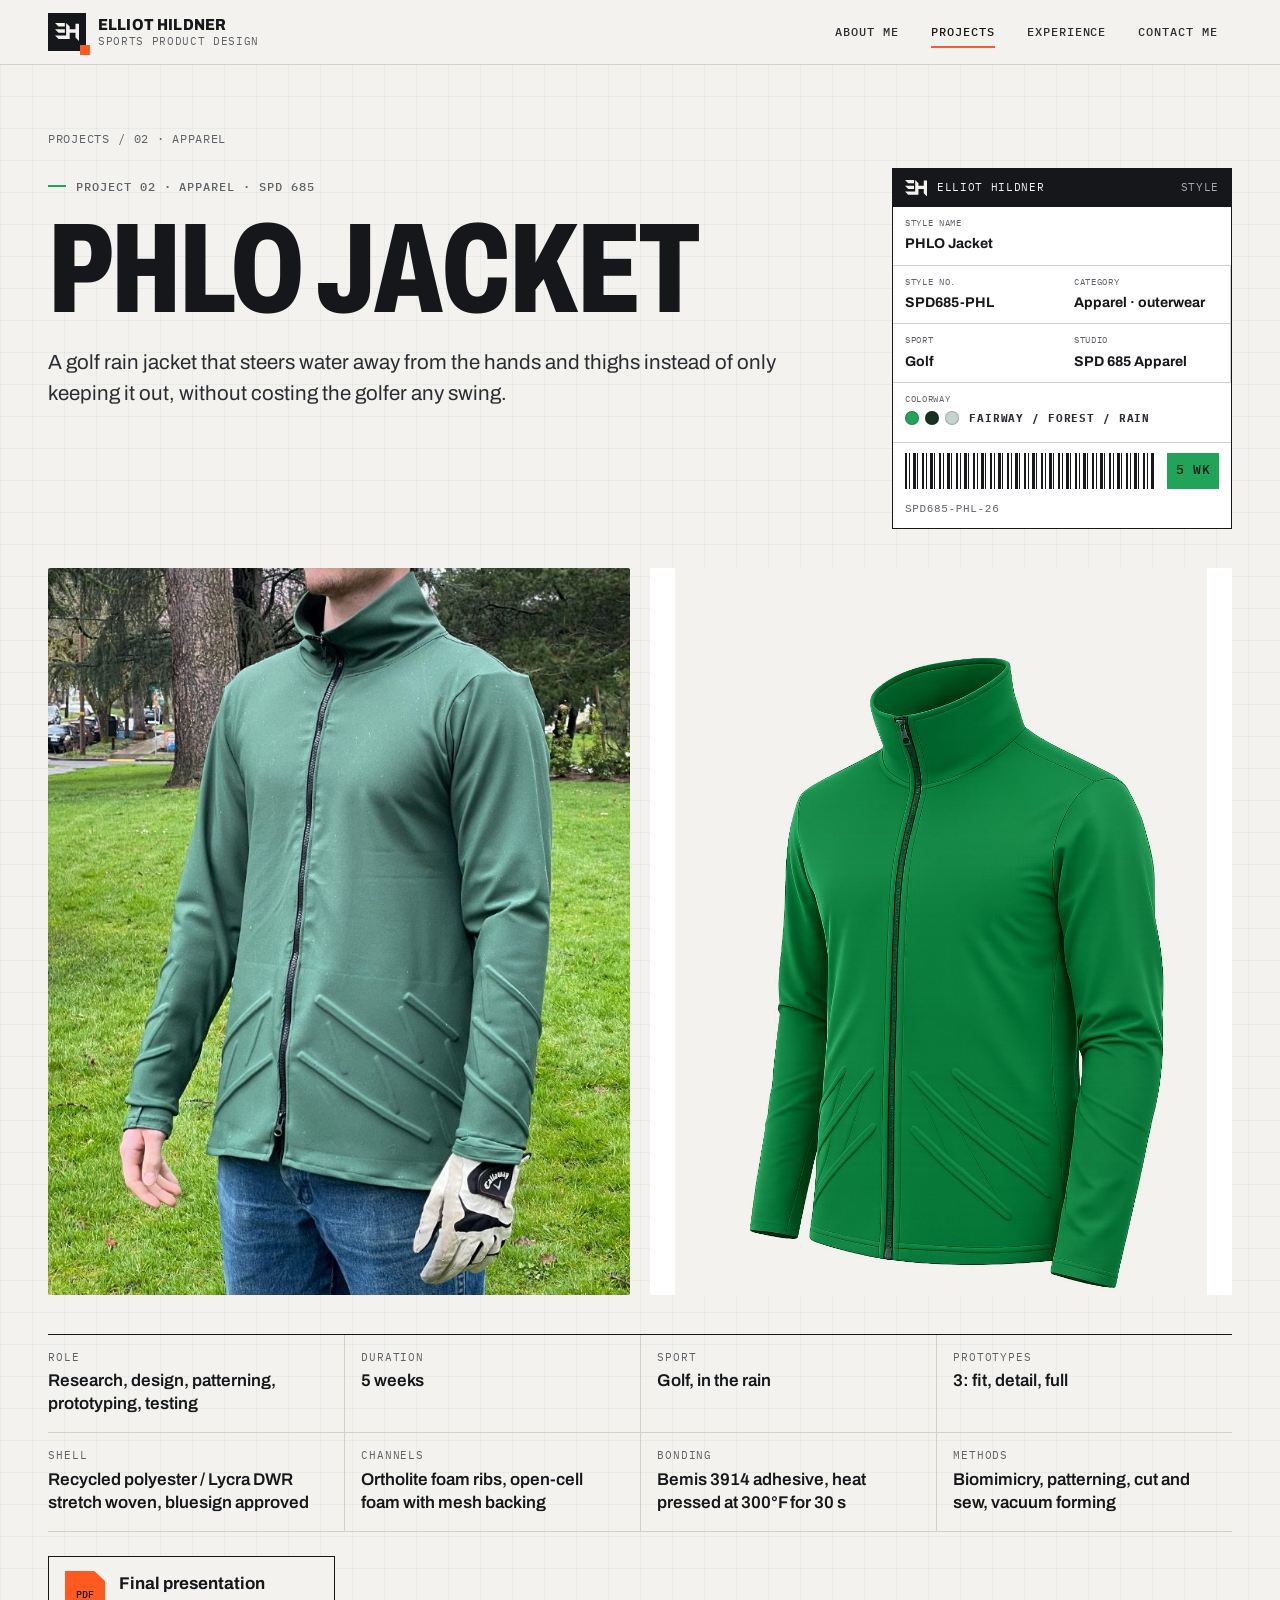
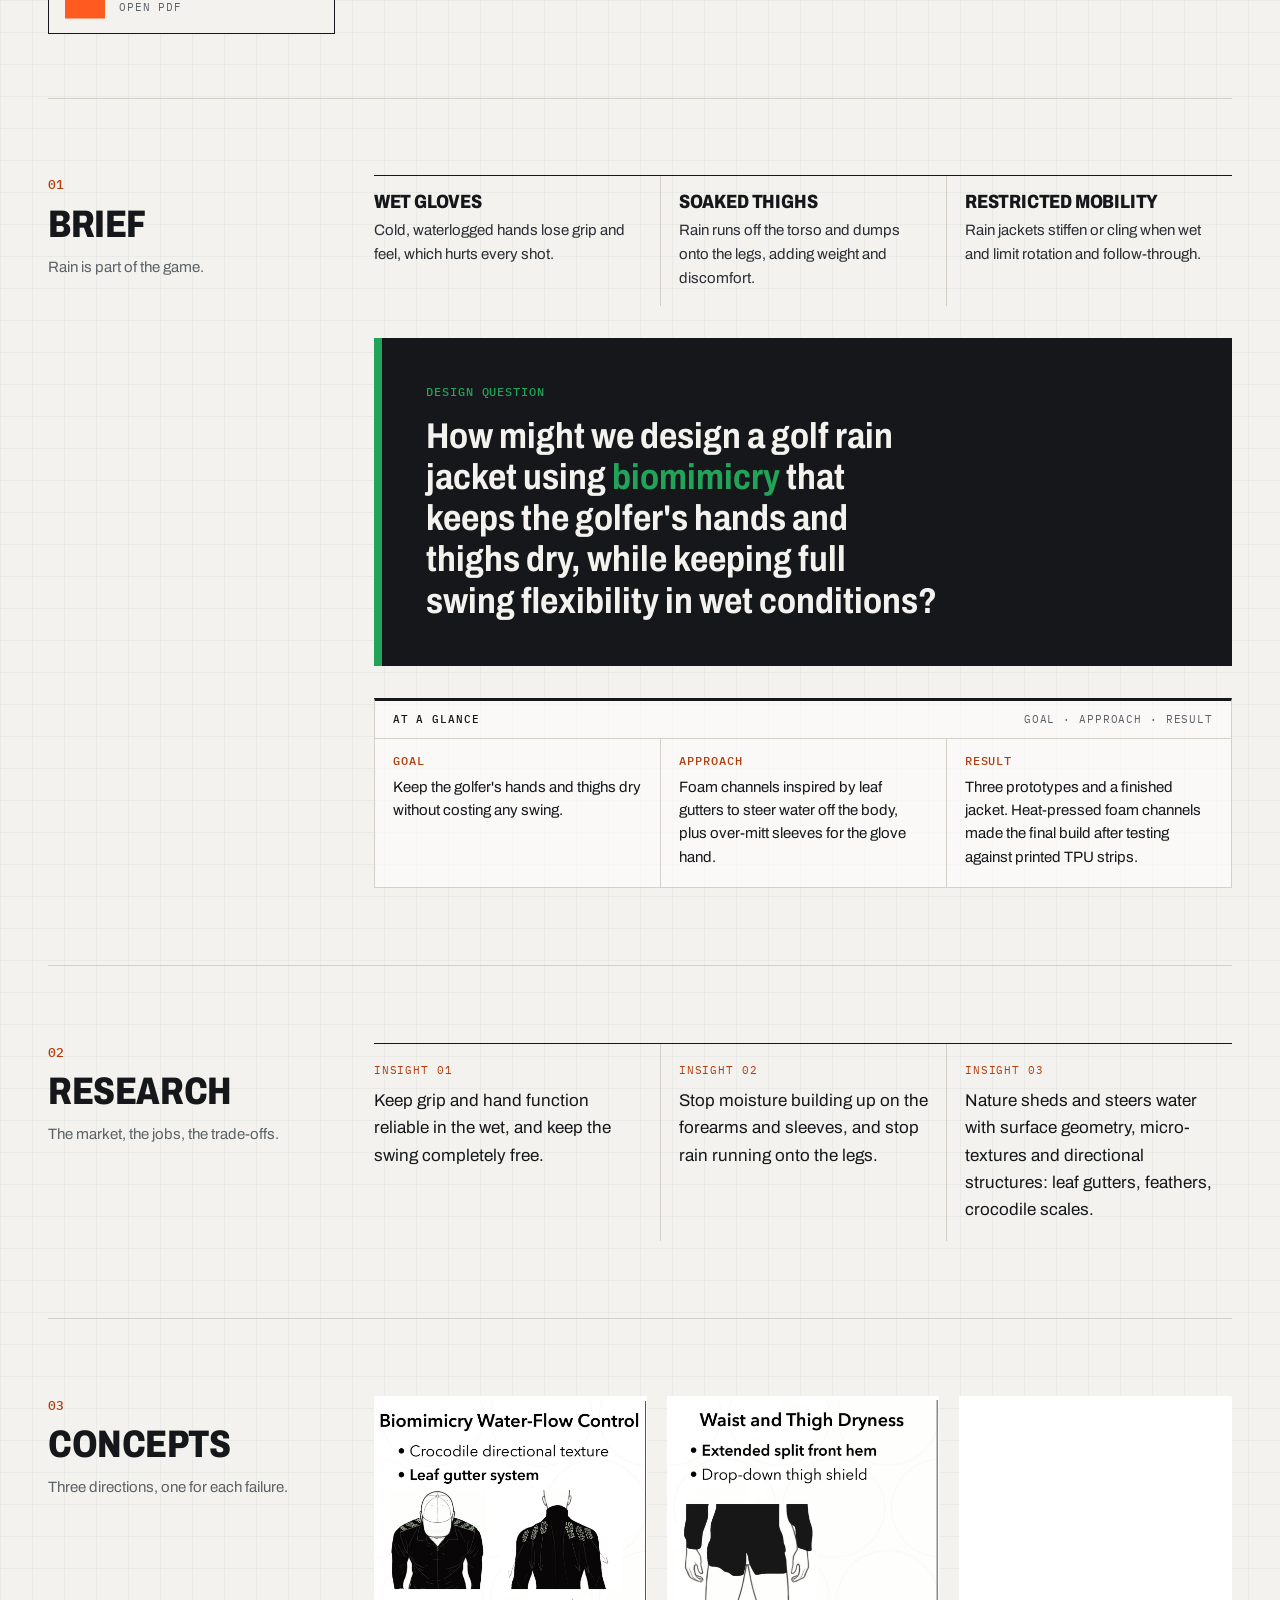
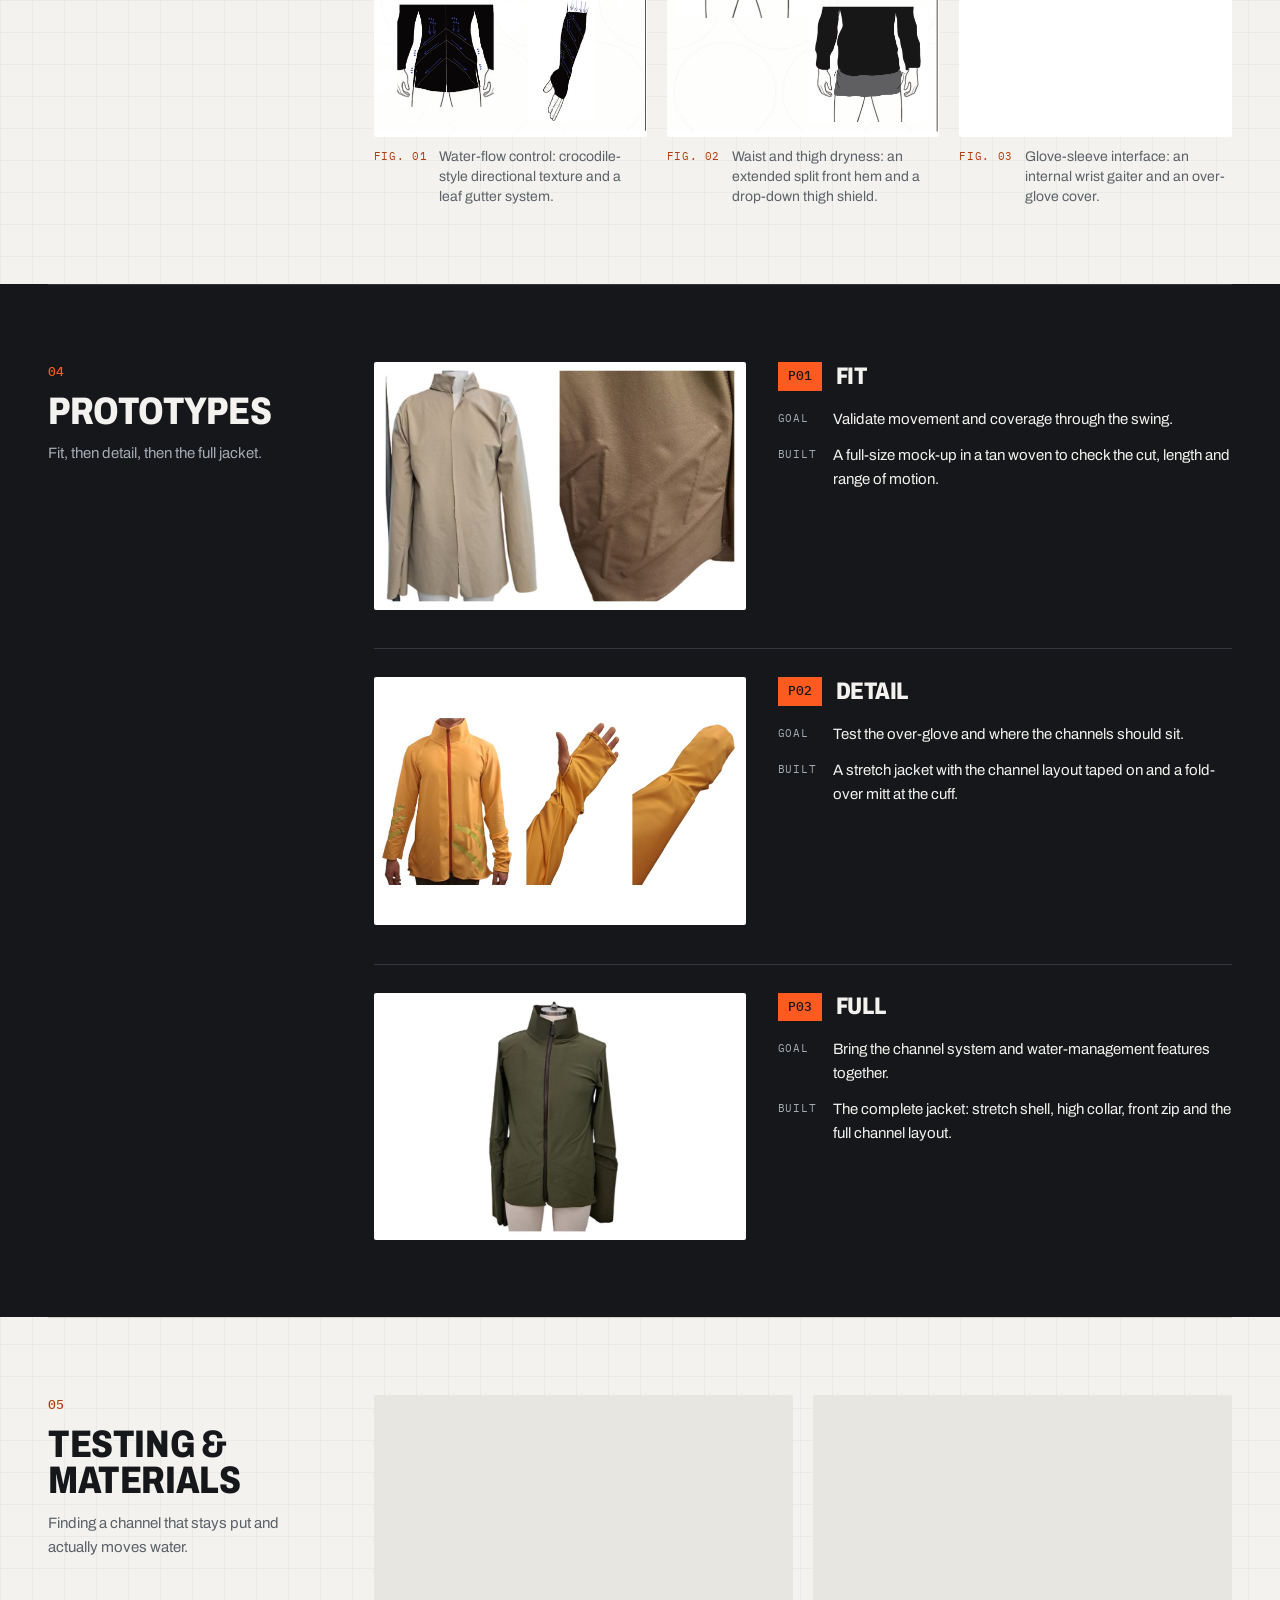
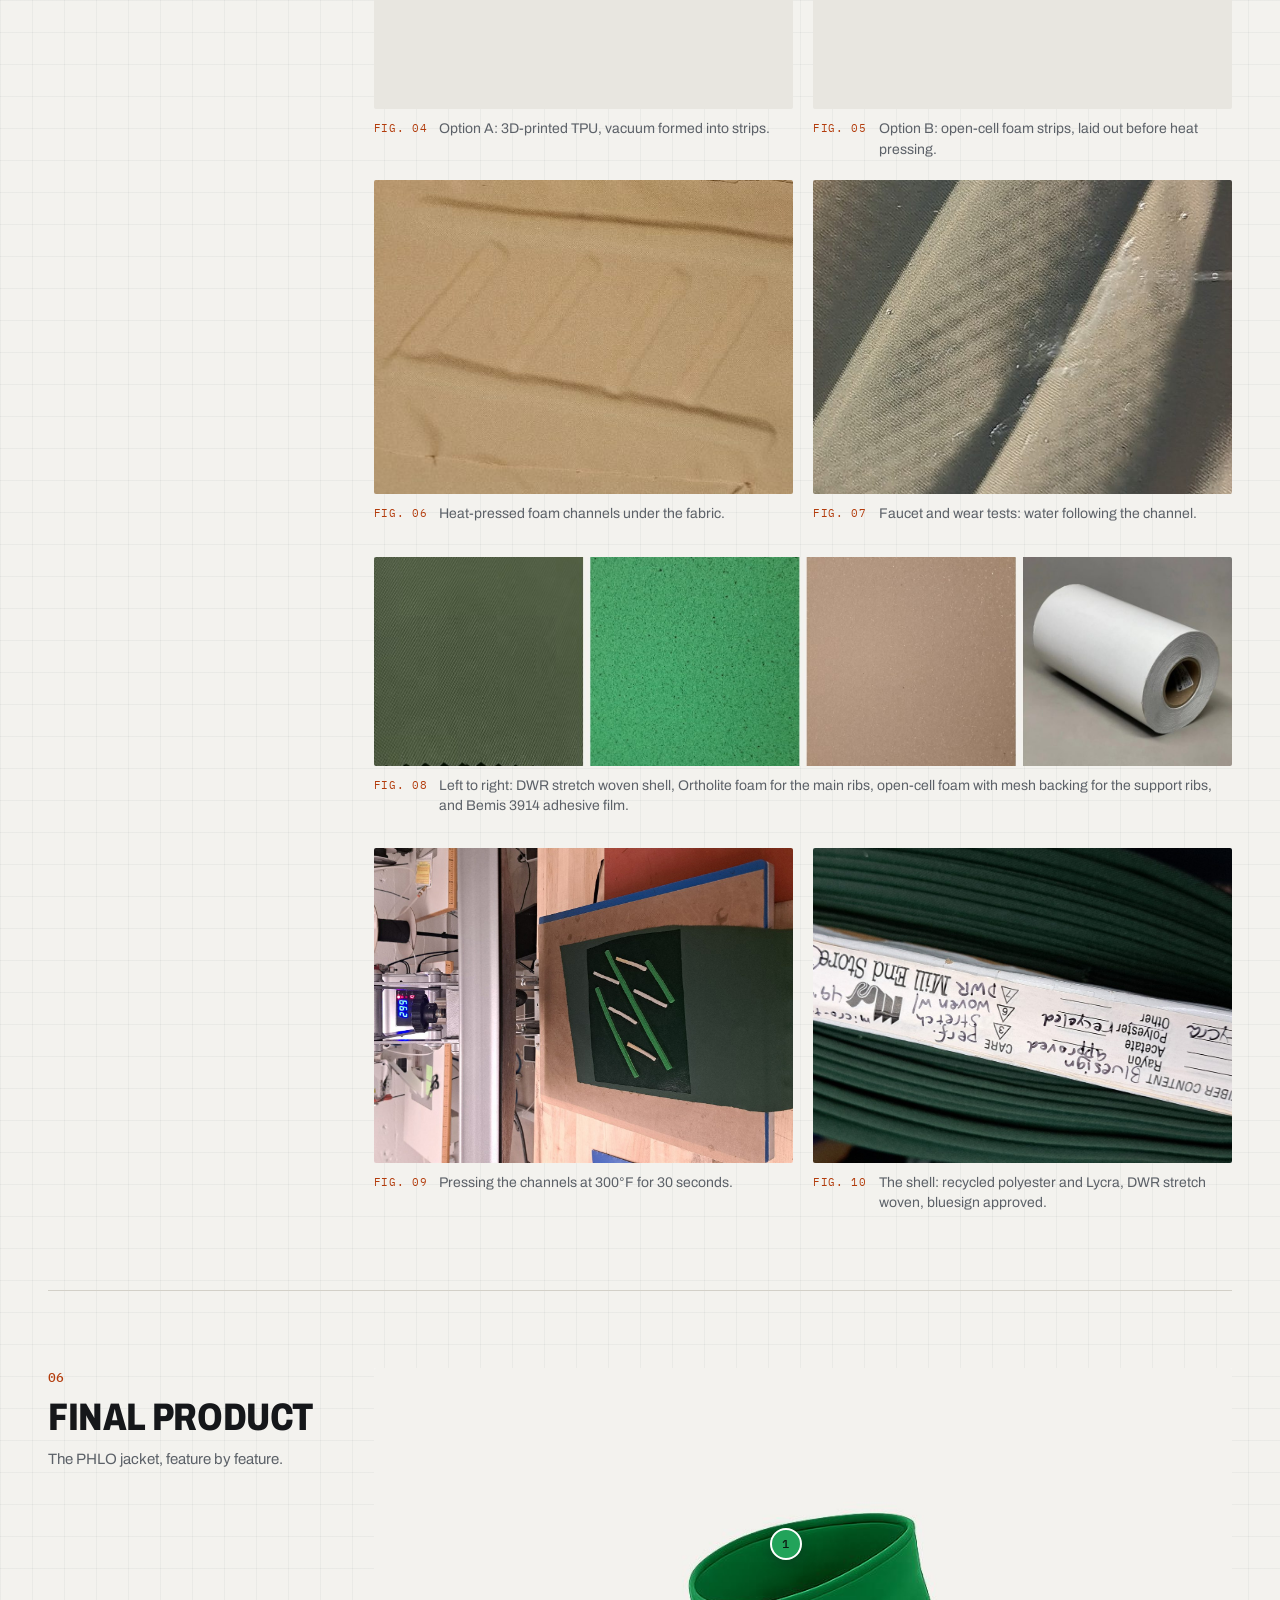
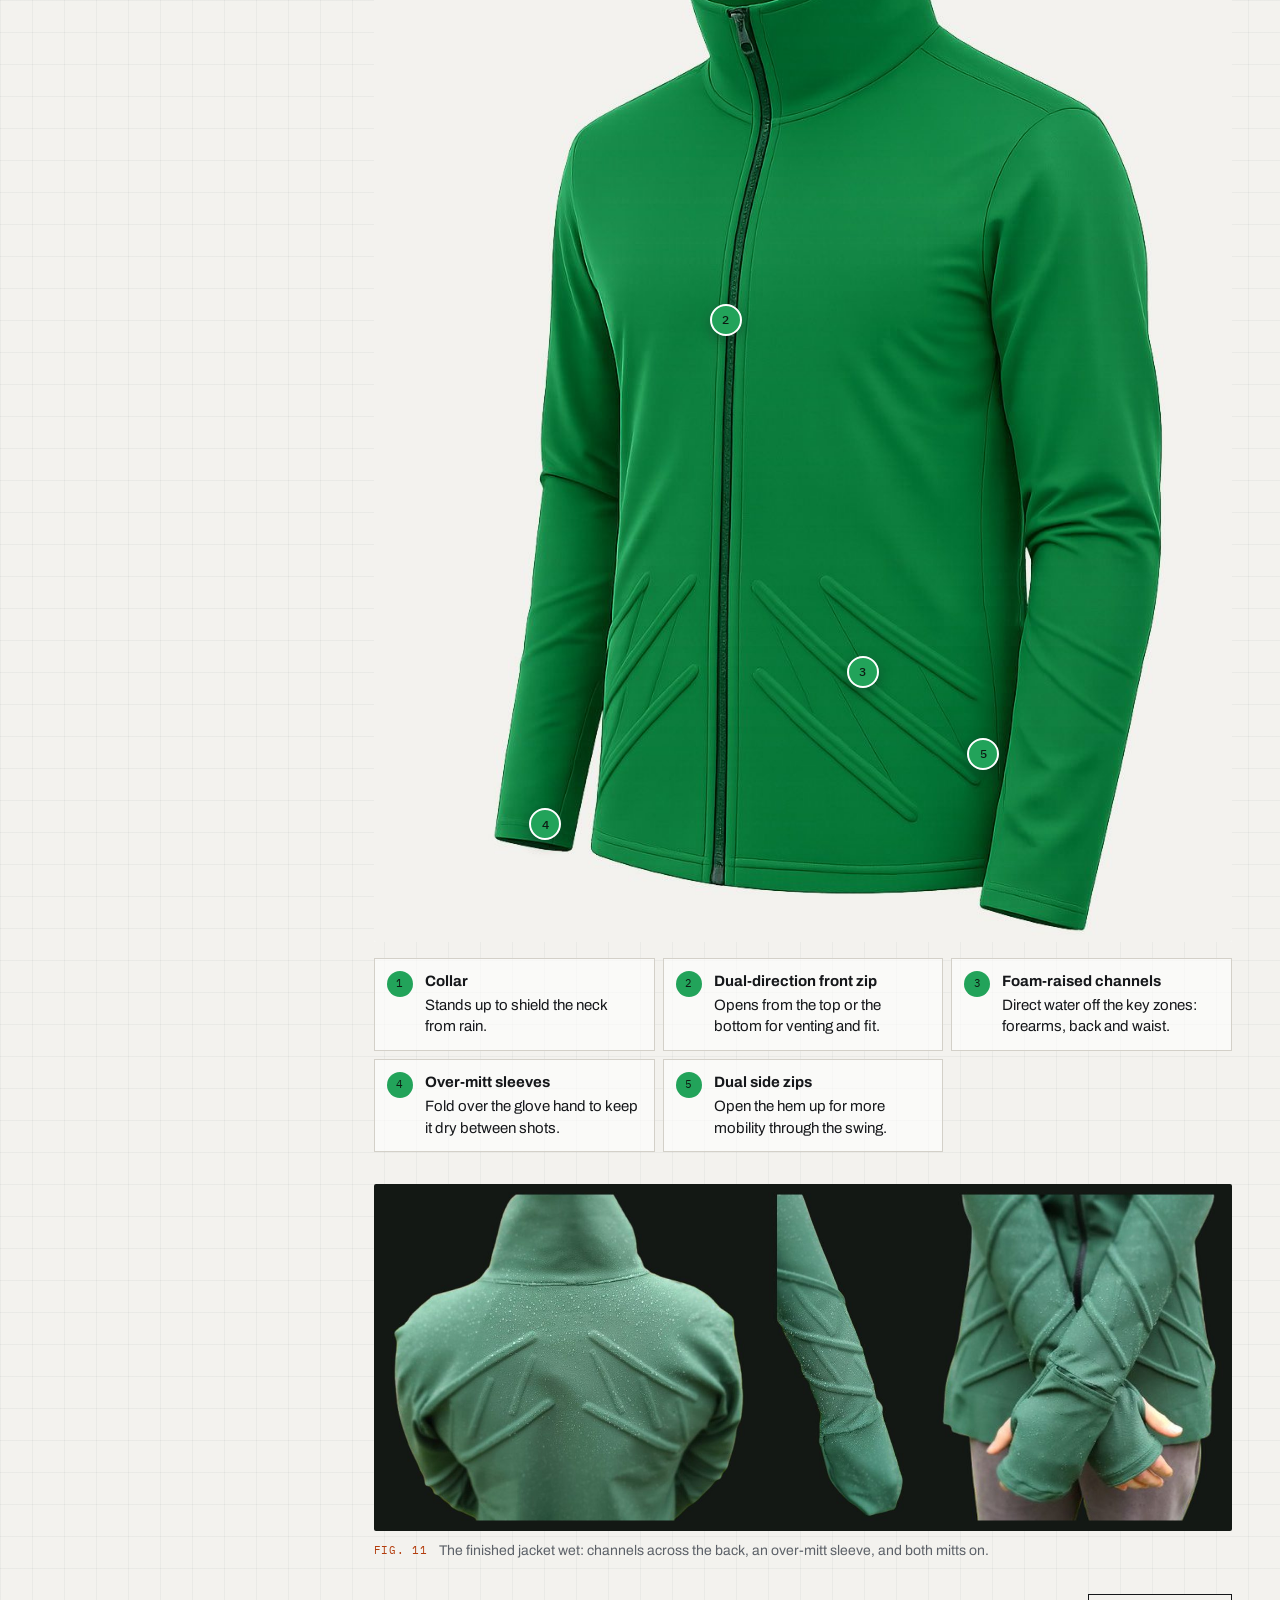
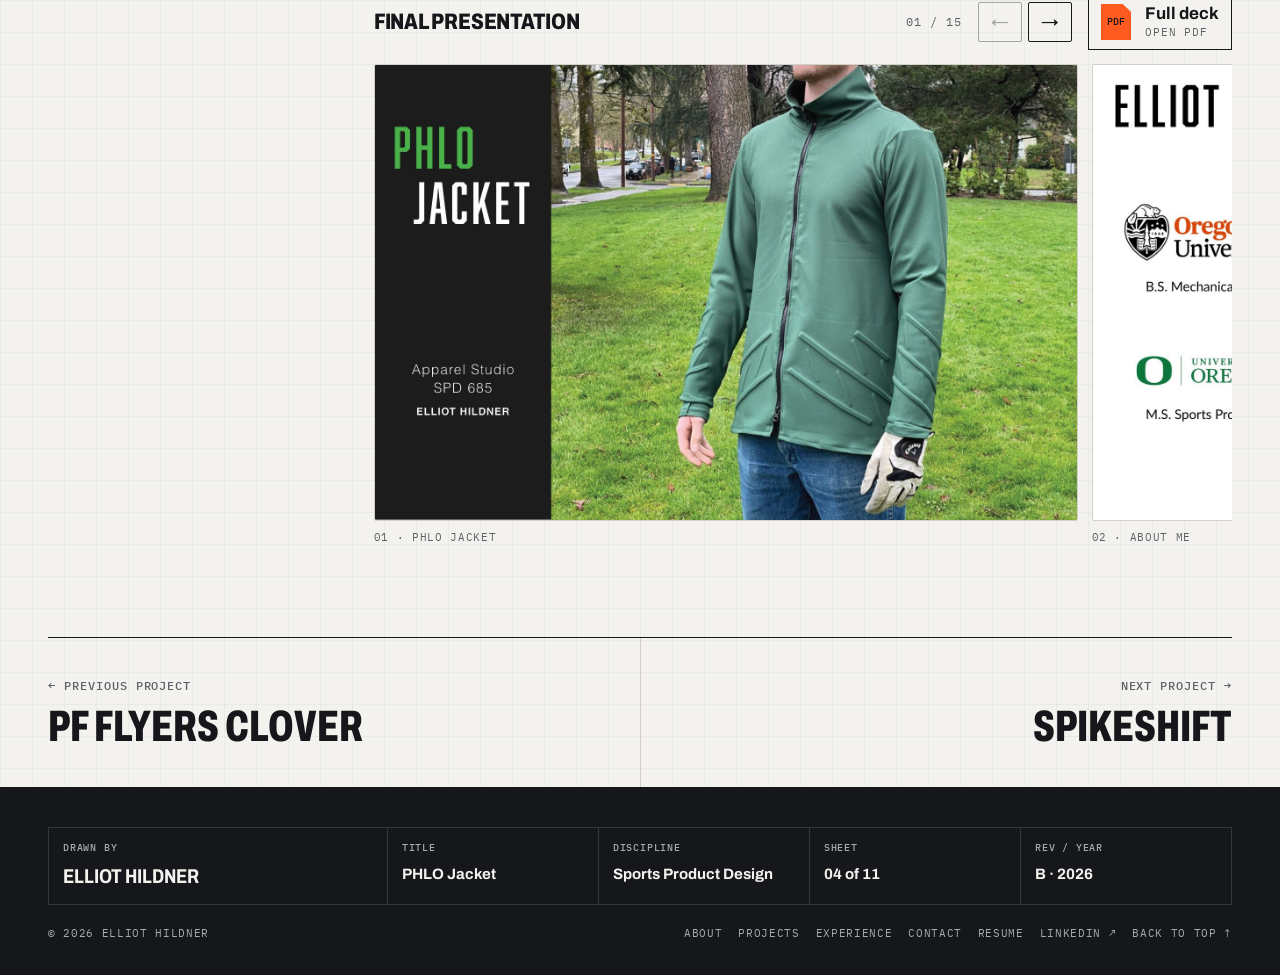
<file: project-jacket.html>
<!DOCTYPE html>
<html lang="en">
<head>
    <meta charset="UTF-8">
    <meta name="viewport" content="width=device-width, initial-scale=1.0">
    <title>PHLO Jacket | Golf Rain Jacket | Elliot Hildner</title>
    <meta name="description" content="PHLO: a golf rain jacket by Elliot Hildner that uses biomimicry-inspired foam channels and over-mitt sleeves to keep a golfer's hands and thighs dry without limiting the swing.">
    <meta name="author" content="Elliot Hildner">
    <meta property="og:title" content="PHLO Jacket | Golf Rain Jacket | Elliot Hildner">
    <meta property="og:description" content="PHLO: a golf rain jacket by Elliot Hildner that uses biomimicry-inspired foam channels and over-mitt sleeves to keep a golfer's hands and thighs dry without limiting the swing.">
    <meta property="og:type" content="website">
    <meta name="theme-color" content="#15171a">
    <script>document.documentElement.classList.add("js");</script>
    <link rel="icon" href="data:image/svg+xml,%3Csvg xmlns='http://www.w3.org/2000/svg' viewBox='0 0 64 64'%3E%3Crect width='64' height='64' fill='%2315171a'/%3E%3Crect x='48' y='48' width='16' height='16' fill='%23ff5a1f'/%3E%3Cpath transform='translate(10 15) scale(0.1186)' fill='%23f3f2ee' d='M0 0H145.5V52H52Z M0 92H145.5V144H52Z M0 184.5H164V0L216.5 52.5V92H302V10H354V265L302 213V144H216.5V236.5H52Z'/%3E%3C/svg%3E">
    <link rel="preconnect" href="https://fonts.googleapis.com">
    <link rel="preconnect" href="https://fonts.gstatic.com" crossorigin>
    <link href="https://fonts.googleapis.com/css2?family=Archivo:ital,wdth,wght@0,62..125,100..900;1,62..125,100..900&family=IBM+Plex+Mono:wght@400;500&display=swap" rel="stylesheet">
    <link rel="stylesheet" href="style.css">
</head>
<body data-cw="jacket">
    <a class="skip-link" href="#main">Skip to content</a>

    <header class="site-header">
        <div class="container">
            <a class="brand" href="index.html">
                <span class="brand-mark" aria-hidden="true"><svg viewBox="0 0 354 265" aria-hidden="true" focusable="false"><path d="M0 0H145.5V52H52Z M0 92H145.5V144H52Z M0 184.5H164V0L216.5 52.5V92H302V10H354V265L302 213V144H216.5V236.5H52Z"/></svg></span>
                <span class="brand-copy">
                    <strong>Elliot Hildner</strong>
                    <span>Sports Product Design</span>
                </span>
            </a>

            <button class="nav-toggle" type="button" aria-expanded="false" aria-controls="site-nav">
                <span class="nav-toggle-bars" aria-hidden="true"><span></span><span></span><span></span></span>
                Menu
            </button>

            <nav id="site-nav" class="site-nav" aria-label="Main">
                <a href="index.html">About Me</a>
                <a href="projects.html">Projects</a>
                <a href="experience.html">Experience</a>
                <a href="contact.html">Contact Me</a>
            </nav>
        </div>
    </header>
    <div class="scroll-progress" aria-hidden="true"><span></span></div>

    <main id="main">

        <section class="project-hero">
            <div class="container">
                <ol class="breadcrumb">
                    <li><a href="projects.html">Projects</a></li>
                    <li aria-current="page">02 &middot; Apparel</li>
                </ol>
                <div class="project-hero-title has-label">
                    <div>
                        <p class="eyebrow">Project 02 &middot; Apparel &middot; SPD 685</p>
                        <h1 class="display">PHLO Jacket</h1>
                        <p class="lead">A golf rain jacket that steers water away from the hands and thighs instead of only keeping it out, without costing the golfer any swing.</p>
                    </div>
                    <aside class="spec-label" aria-label="Product spec label">
                        <div class="sl-head"><svg viewBox="0 0 354 265" aria-hidden="true" focusable="false"><path d="M0 0H145.5V52H52Z M0 92H145.5V144H52Z M0 184.5H164V0L216.5 52.5V92H302V10H354V265L302 213V144H216.5V236.5H52Z"/></svg><span>Elliot Hildner</span><span>Style</span></div>
                        <dl>
                            <div class="wide"><dt>Style name</dt><dd>PHLO Jacket</dd></div>
                            <div><dt>Style no.</dt><dd>SPD685-PHL</dd></div>
                            <div><dt>Category</dt><dd>Apparel &middot; outerwear</dd></div>
                            <div><dt>Sport</dt><dd>Golf</dd></div>
                            <div><dt>Studio</dt><dd>SPD 685 Apparel</dd></div>
                            <div class="wide"><dt>Colorway</dt><dd><span class="colorway"><i style="--c: #22a35a"></i><i style="--c: #17301f"></i><i style="--c: #c9d3cd"></i>Fairway / Forest / Rain</span></dd></div>
                        </dl>
                        <div class="sl-foot"><span class="sl-barcode" aria-hidden="true"></span><span class="sl-size">5 WK</span></div>
                        <code class="sl-code">SPD685-PHL-26</code>
                    </aside>
                </div>
                <div class="media-grid cols-2" data-gallery>
                    <figure class="media-figure">
                        <div class="media-slot ratio-4x5"><img src="assets/images/jacket/hero.jpg" alt="The finished PHLO jacket worn on a golf course, with a golf glove" fetchpriority="high" width="1080" height="937" decoding="async"></div>
                    </figure>
                    <figure class="media-figure">
                        <div class="media-slot ratio-4x5 fit-contain"><img src="assets/images/jacket/final-render.jpg" alt="3D render of the green PHLO jacket" fetchpriority="high" width="1024" height="1401" decoding="async"></div>
                    </figure>
                </div>

                <dl class="datasheet">
                    <div><dt>Role</dt><dd>Research, design, patterning, prototyping, testing</dd></div>
                    <div><dt>Duration</dt><dd>5 weeks</dd></div>
                    <div><dt>Sport</dt><dd>Golf, in the rain</dd></div>
                    <div><dt>Prototypes</dt><dd>3: fit, detail, full</dd></div>
                    <div><dt>Shell</dt><dd>Recycled polyester / Lycra DWR stretch woven, bluesign approved</dd></div>
                    <div><dt>Channels</dt><dd>Ortholite foam ribs, open-cell foam with mesh backing</dd></div>
                    <div><dt>Bonding</dt><dd>Bemis 3914 adhesive, heat pressed at 300&deg;F for 30 s</dd></div>
                    <div><dt>Methods</dt><dd>Biomimicry, patterning, cut and sew, vacuum forming</dd></div>
                </dl>

                <div class="doc-row">
                    <a class="doc-slot is-pending" data-doc="assets/docs/jacket-presentation.pdf" aria-disabled="true"><span class="doc-icon" aria-hidden="true">PDF</span><span class="doc-title">Final presentation</span><span class="doc-slot-state">Checking&hellip;</span></a>
                </div>
            </div>
        </section>

        <div class="container">
            <section class="case-section reveal" id="brief" aria-labelledby="brief-title">
                <div class="case-label">
                    <span class="section-num">01</span>
                    <h2 id="brief-title">Brief</h2>
                    <p>Rain is part of the game.</p>
                </div>
                <div class="case-body">
                    <div class="callout-row">
                        <div><h3>Wet gloves</h3><p>Cold, waterlogged hands lose grip and feel, which hurts every shot.</p></div>
                        <div><h3>Soaked thighs</h3><p>Rain runs off the torso and dumps onto the legs, adding weight and discomfort.</p></div>
                        <div><h3>Restricted mobility</h3><p>Rain jackets stiffen or cling when wet and limit rotation and follow-through.</p></div>
                    </div>
                    <figure class="hmw">
                        <span class="label">Design question</span>
                        <p>How might we design a golf rain jacket using <em>biomimicry</em> that keeps the golfer's hands and thighs dry, while keeping full swing flexibility in wet conditions?</p>
                    </figure>
                    <div class="notes">
                        <div class="notes-head"><strong>At a glance</strong><span>Goal &middot; Approach &middot; Result</span></div>
                        <div class="note"><h3>Goal</h3><p>Keep the golfer's hands and thighs dry without costing any swing.</p></div>
                        <div class="note"><h3>Approach</h3><p>Foam channels inspired by leaf gutters to steer water off the body, plus over-mitt sleeves for the glove hand.</p></div>
                        <div class="note"><h3>Result</h3><p>Three prototypes and a finished jacket. Heat-pressed foam channels made the final build after testing against printed TPU strips.</p></div>
                    </div>
                </div>
            </section>

            <section class="case-section reveal" id="research" aria-labelledby="research-title">
                <div class="case-label">
                    <span class="section-num">02</span>
                    <h2 id="research-title">Research</h2>
                    <p>The market, the jobs, the trade-offs.</p>
                </div>
                <div class="case-body">
                    <ol class="insight-list">
                        <li>Keep grip and hand function reliable in the wet, and keep the swing completely free.</li>
                        <li>Stop moisture building up on the forearms and sleeves, and stop rain running onto the legs.</li>
                        <li>Nature sheds and steers water with surface geometry, micro-textures and directional structures: leaf gutters, feathers, crocodile scales.</li>
                    </ol>
                </div>
            </section>

            <section class="case-section reveal" id="ideation" aria-labelledby="ideation-title">
                <div class="case-label">
                    <span class="section-num">03</span>
                    <h2 id="ideation-title">Concepts</h2>
                    <p>Three directions, one for each failure.</p>
                </div>
                <div class="case-body">
                    <div class="media-grid cols-3" data-gallery>
                        <figure class="media-figure">
                            <div class="media-slot fit-contain ratio-4x5"><img src="assets/images/jacket/concept-water-flow.jpg" alt="Sketches of a crocodile-texture shoulder and leaf gutter channels on the jacket front and sleeve" width="1074" height="1300" loading="lazy" decoding="async"></div>
                            <figcaption><span class="fig-num">FIG. 01</span><span>Water-flow control: crocodile-style directional texture and a leaf gutter system.</span></figcaption>
                        </figure>
                        <figure class="media-figure">
                            <div class="media-slot fit-contain ratio-4x5"><img src="assets/images/jacket/concept-thigh.jpg" alt="Sketches of an extended split front hem and a drop-down thigh shield" width="1070" height="1300" loading="lazy" decoding="async"></div>
                            <figcaption><span class="fig-num">FIG. 02</span><span>Waist and thigh dryness: an extended split front hem and a drop-down thigh shield.</span></figcaption>
                        </figure>
                        <figure class="media-figure">
                            <div class="media-slot fit-contain ratio-4x5"><img src="assets/images/jacket/concept-glove.jpg" alt="Sketches of an internal wrist gaiter and an over-glove cover" width="1064" height="1300" loading="lazy" decoding="async"></div>
                            <figcaption><span class="fig-num">FIG. 03</span><span>Glove-sleeve interface: an internal wrist gaiter and an over-glove cover.</span></figcaption>
                        </figure>
                    </div>
                </div>
            </section>
        </div>

        <div class="section-dark">
            <div class="container">
                <section class="case-section reveal" id="prototypes" aria-labelledby="prototypes-title">
                    <div class="case-label">
                        <span class="section-num">04</span>
                        <h2 id="prototypes-title">Prototypes</h2>
                        <p>Fit, then detail, then the full jacket.</p>
                    </div>
                    <div class="case-body">
                        <div class="proto-list">
                            <article class="proto">
                                <figure class="media-figure"><div class="media-slot fit-contain" style="aspect-ratio: 3 / 2"><img src="assets/images/jacket/proto-p01.jpg" alt="Tan fit prototype of the jacket and a close-up of its hem" width="1016" height="688" loading="lazy" decoding="async"></div></figure>
                                <div>
                                    <div class="proto-head"><span class="proto-id">P01</span><h3>Fit</h3></div>
                                    <dl class="changelog">
                                        <dt>Goal</dt><dd>Validate movement and coverage through the swing.</dd>
                                        <dt>Built</dt><dd>A full-size mock-up in a tan woven to check the cut, length and range of motion.</dd>
                                    </dl>
                                </div>
                            </article>
                            <article class="proto">
                                <figure class="media-figure"><div class="media-slot fit-contain" style="aspect-ratio: 3 / 2"><img src="assets/images/jacket/proto-p02.jpg" alt="Yellow detail prototype with taped channel placement and an over-glove sleeve" width="1428" height="688" loading="lazy" decoding="async"></div></figure>
                                <div>
                                    <div class="proto-head"><span class="proto-id">P02</span><h3>Detail</h3></div>
                                    <dl class="changelog">
                                        <dt>Goal</dt><dd>Test the over-glove and where the channels should sit.</dd>
                                        <dt>Built</dt><dd>A stretch jacket with the channel layout taped on and a fold-over mitt at the cuff.</dd>
                                    </dl>
                                </div>
                            </article>
                            <article class="proto">
                                <figure class="media-figure"><div class="media-slot fit-contain" style="aspect-ratio: 3 / 2"><img src="assets/images/jacket/proto-p03.jpg" alt="Olive full prototype of the jacket on a dress form" width="523" height="688" loading="lazy" decoding="async"></div></figure>
                                <div>
                                    <div class="proto-head"><span class="proto-id">P03</span><h3>Full</h3></div>
                                    <dl class="changelog">
                                        <dt>Goal</dt><dd>Bring the channel system and water-management features together.</dd>
                                        <dt>Built</dt><dd>The complete jacket: stretch shell, high collar, front zip and the full channel layout.</dd>
                                    </dl>
                                </div>
                            </article>
                        </div>
                    </div>
                </section>
            </div>
        </div>

        <div class="container">
            <section class="case-section reveal" id="testing" aria-labelledby="testing-title">
                <div class="case-label">
                    <span class="section-num">05</span>
                    <h2 id="testing-title">Testing &amp; Materials</h2>
                    <p>Finding a channel that stays put and actually moves water.</p>
                </div>
                <div class="case-body">
                    <div class="media-grid cols-2" data-gallery>
                        <figure class="media-figure">
                            <div class="media-slot"><img src="assets/images/jacket/test-tpu.jpg" alt="3D-printed TPU strips vacuum formed into fabric" width="1144" height="687" loading="lazy" decoding="async"></div>
                            <figcaption><span class="fig-num">FIG. 04</span><span>Option A: 3D-printed TPU, vacuum formed into strips.</span></figcaption>
                        </figure>
                        <figure class="media-figure">
                            <div class="media-slot"><img src="assets/images/jacket/test-foam-2.jpg" alt="Green and white foam strips laid out on dark fabric before pressing" width="1200" height="666" loading="lazy" decoding="async"></div>
                            <figcaption><span class="fig-num">FIG. 05</span><span>Option B: open-cell foam strips, laid out before heat pressing.</span></figcaption>
                        </figure>
                        <figure class="media-figure">
                            <div class="media-slot"><img src="assets/images/jacket/test-foam.jpg" alt="Heat-pressed foam channels raised under the fabric" width="658" height="366" loading="lazy" decoding="async"></div>
                            <figcaption><span class="fig-num">FIG. 06</span><span>Heat-pressed foam channels under the fabric.</span></figcaption>
                        </figure>
                        <figure class="media-figure">
                            <div class="media-slot"><img src="assets/images/jacket/test-water.jpg" alt="Water beading along a raised channel during a faucet test" width="683" height="890" loading="lazy" decoding="async"></div>
                            <figcaption><span class="fig-num">FIG. 07</span><span>Faucet and wear tests: water following the channel.</span></figcaption>
                        </figure>
                    </div>
                    <figure class="media-figure">
                        <div class="media-slot" style="aspect-ratio: 1888 / 460"><img src="assets/images/jacket/mat-swatches.jpg" alt="Material swatches: green shell fabric, green Ortholite foam, tan open-cell foam and a roll of adhesive film" width="1888" height="460" loading="lazy" decoding="async"></div>
                        <figcaption><span class="fig-num">FIG. 08</span><span>Left to right: DWR stretch woven shell, Ortholite foam for the main ribs, open-cell foam with mesh backing for the support ribs, and Bemis 3914 adhesive film.</span></figcaption>
                    </figure>
                    <div class="media-grid cols-2" data-gallery>
                        <figure class="media-figure">
                            <div class="media-slot"><img src="assets/images/jacket/mat-heat-press.jpg" alt="Foam channels laid on the jacket panel in the heat press" width="1400" height="999" loading="lazy" decoding="async"></div>
                            <figcaption><span class="fig-num">FIG. 09</span><span>Pressing the channels at 300&deg;F for 30 seconds.</span></figcaption>
                        </figure>
                        <figure class="media-figure">
                            <div class="media-slot"><img src="assets/images/jacket/mat-fabric.jpg" alt="Roll of green stretch woven fabric with its fiber content label" width="1360" height="809" loading="lazy" decoding="async"></div>
                            <figcaption><span class="fig-num">FIG. 10</span><span>The shell: recycled polyester and Lycra, DWR stretch woven, bluesign approved.</span></figcaption>
                        </figure>
                    </div>
                </div>
            </section>

            <section class="case-section reveal" id="final" aria-labelledby="final-title">
                <div class="case-label">
                    <span class="section-num">06</span>
                    <h2 id="final-title">Final Product</h2>
                    <p>The PHLO jacket, feature by feature.</p>
                </div>
                <div class="case-body">
                    <figure class="hotspots">
                        <div class="hotspot-stage">
                            <div class="media-slot fit-contain" data-zoom="false" style="aspect-ratio: 1024 / 1401; background: #f3f2ee"><img src="assets/images/jacket/final-render.jpg" alt="Render of the PHLO jacket with numbered feature callouts" width="1024" height="1401" loading="lazy" decoding="async"></div>
                            <button class="hotspot-pin" type="button" data-hotspot="1" style="--x: 48%; --y: 15%" aria-describedby="phl-1">1</button>
                            <button class="hotspot-pin" type="button" data-hotspot="2" style="--x: 41%; --y: 47%" aria-describedby="phl-2">2</button>
                            <button class="hotspot-pin" type="button" data-hotspot="3" style="--x: 57%; --y: 77%" aria-describedby="phl-3">3</button>
                            <button class="hotspot-pin" type="button" data-hotspot="4" style="--x: 20%; --y: 90%" aria-describedby="phl-4">4</button>
                            <button class="hotspot-pin" type="button" data-hotspot="5" style="--x: 71%; --y: 84%" aria-describedby="phl-5">5</button>
                        </div>
                        <ol class="hotspot-list">
                            <li id="phl-1" data-hotspot="1"><strong>Collar</strong>Stands up to shield the neck from rain.</li>
                            <li id="phl-2" data-hotspot="2"><strong>Dual-direction front zip</strong>Opens from the top or the bottom for venting and fit.</li>
                            <li id="phl-3" data-hotspot="3"><strong>Foam-raised channels</strong>Direct water off the key zones: forearms, back and waist.</li>
                            <li id="phl-4" data-hotspot="4"><strong>Over-mitt sleeves</strong>Fold over the glove hand to keep it dry between shots.</li>
                            <li id="phl-5" data-hotspot="5"><strong>Dual side zips</strong>Open the hem up for more mobility through the swing.</li>
                        </ol>
                    </figure>
                    <figure class="media-figure">
                        <div class="media-slot" style="aspect-ratio: 1633 / 660"><img src="assets/images/jacket/final-details.jpg" alt="Three detail photos of the wet PHLO jacket: back channels, an over-mitt sleeve and both mitts worn" width="1633" height="660" loading="lazy" decoding="async"></div>
                        <figcaption><span class="fig-num">FIG. 11</span><span>The finished jacket wet: channels across the back, an over-mitt sleeve, and both mitts on.</span></figcaption>
                    </figure>
                    <section class="deck reveal" aria-label="Final presentation">
                        <div class="deck-head">
                            <h3>Final presentation</h3>
                            <p class="deck-count" aria-live="polite">01 / 15</p>
                            <div class="deck-nav"><button type="button" data-deck="prev" aria-label="Previous slide">&larr;</button><button type="button" data-deck="next" aria-label="Next slide">&rarr;</button></div>
                            <a class="doc-slot is-pending" data-doc="assets/docs/jacket-presentation.pdf" data-state="Open PDF" aria-disabled="true"><span class="doc-icon" aria-hidden="true">PDF</span><span class="doc-title">Full deck</span><span class="doc-slot-state">Checking&hellip;</span></a>
                        </div>
                        <div class="deck-track" data-gallery tabindex="0" role="region" aria-label="Final presentation slides">
                            <figure class="deck-slide"><div class="media-slot"><img src="assets/images/jacket/deck/slide-01.jpg" alt="Final presentation, slide 1: PHLO jacket" width="1600" height="1036" loading="lazy" decoding="async"></div><figcaption>01 &middot; PHLO jacket</figcaption></figure>
                            <figure class="deck-slide"><div class="media-slot"><img src="assets/images/jacket/deck/slide-02.jpg" alt="Final presentation, slide 2: About me" width="1600" height="1036" loading="lazy" decoding="async"></div><figcaption>02 &middot; About me</figcaption></figure>
                            <figure class="deck-slide"><div class="media-slot"><img src="assets/images/jacket/deck/slide-03.jpg" alt="Final presentation, slide 3: Environment" width="1600" height="1036" loading="lazy" decoding="async"></div><figcaption>03 &middot; Environment</figcaption></figure>
                            <figure class="deck-slide"><div class="media-slot"><img src="assets/images/jacket/deck/slide-04.jpg" alt="Final presentation, slide 4: The athlete" width="1600" height="1036" loading="lazy" decoding="async"></div><figcaption>04 &middot; The athlete</figcaption></figure>
                            <figure class="deck-slide"><div class="media-slot"><img src="assets/images/jacket/deck/slide-05.jpg" alt="Final presentation, slide 5: The problem" width="1600" height="1036" loading="lazy" decoding="async"></div><figcaption>05 &middot; The problem</figcaption></figure>
                            <figure class="deck-slide"><div class="media-slot"><img src="assets/images/jacket/deck/slide-06.jpg" alt="Final presentation, slide 6: Market landscape" width="1600" height="1036" loading="lazy" decoding="async"></div><figcaption>06 &middot; Market landscape</figcaption></figure>
                            <figure class="deck-slide"><div class="media-slot"><img src="assets/images/jacket/deck/slide-07.jpg" alt="Final presentation, slide 7: Jobs to be done" width="1600" height="1036" loading="lazy" decoding="async"></div><figcaption>07 &middot; Jobs to be done</figcaption></figure>
                            <figure class="deck-slide"><div class="media-slot"><img src="assets/images/jacket/deck/slide-08.jpg" alt="Final presentation, slide 8: Trade-offs" width="1600" height="1036" loading="lazy" decoding="async"></div><figcaption>08 &middot; Trade-offs</figcaption></figure>
                            <figure class="deck-slide"><div class="media-slot"><img src="assets/images/jacket/deck/slide-09.jpg" alt="Final presentation, slide 9: Design question" width="1600" height="1036" loading="lazy" decoding="async"></div><figcaption>09 &middot; Design question</figcaption></figure>
                            <figure class="deck-slide"><div class="media-slot"><img src="assets/images/jacket/deck/slide-10.jpg" alt="Final presentation, slide 10: Biomimicry insight" width="1600" height="1036" loading="lazy" decoding="async"></div><figcaption>10 &middot; Biomimicry insight</figcaption></figure>
                            <figure class="deck-slide"><div class="media-slot"><img src="assets/images/jacket/deck/slide-11.jpg" alt="Final presentation, slide 11: Design evolution" width="1600" height="1036" loading="lazy" decoding="async"></div><figcaption>11 &middot; Design evolution</figcaption></figure>
                            <figure class="deck-slide"><div class="media-slot"><img src="assets/images/jacket/deck/slide-12.jpg" alt="Final presentation, slide 12: Prototypes" width="1600" height="1036" loading="lazy" decoding="async"></div><figcaption>12 &middot; Prototypes</figcaption></figure>
                            <figure class="deck-slide"><div class="media-slot"><img src="assets/images/jacket/deck/slide-13.jpg" alt="Final presentation, slide 13: Testing &amp; validation" width="1600" height="1036" loading="lazy" decoding="async"></div><figcaption>13 &middot; Testing &amp; validation</figcaption></figure>
                            <figure class="deck-slide"><div class="media-slot"><img src="assets/images/jacket/deck/slide-14.jpg" alt="Final presentation, slide 14: Materials &amp; manufacturing" width="1600" height="1036" loading="lazy" decoding="async"></div><figcaption>14 &middot; Materials &amp; manufacturing</figcaption></figure>
                            <figure class="deck-slide"><div class="media-slot"><img src="assets/images/jacket/deck/slide-15.jpg" alt="Final presentation, slide 15: Final jacket" width="1600" height="1036" loading="lazy" decoding="async"></div><figcaption>15 &middot; Final jacket</figcaption></figure>
                        </div>
                    </section>
                </div>
            </section>
        </div>

        <nav class="container" aria-label="More projects">
            <div class="project-pager">
                <a href="project-shoe.html"><span class="label">&larr; Previous project</span><strong>PF Flyers Clover</strong></a>
                <a href="project-spikeshift.html"><span class="label">Next project &rarr;</span><strong>SpikeShift</strong></a>
            </div>
        </nav>
    </main>

    <footer class="site-footer">
        <div class="container">
            <div class="title-block">
                <div class="tb-name"><span class="label">Drawn by</span><strong>Elliot Hildner</strong></div>
                <div><span class="label">Title</span><strong>PHLO Jacket</strong></div>
                <div><span class="label">Discipline</span><strong>Sports Product Design</strong></div>
                <div><span class="label">Sheet</span><strong>04 of 11</strong></div>
                <div><span class="label">Rev / Year</span><strong>B &middot; <span data-year>2026</span></strong></div>
            </div>
            <div class="footer-bottom">
                <p>&copy; <span data-year>2026</span> Elliot Hildner</p>
                <nav aria-label="Footer">
                    <a href="index.html">About</a>
                    <a href="projects.html">Projects</a>
                    <a href="experience.html">Experience</a>
                    <a href="contact.html">Contact</a>
                    <a href="assets/docs/Elliot-Hildner-Resume.pdf" download>Resume</a>
                    <a href="https://www.linkedin.com/in/elliot-hildner/" target="_blank" rel="noopener">LinkedIn &nearr;</a>
                    <a href="#main">Back to top &uarr;</a>
                </nav>
            </div>
        </div>
    </footer>

    <script src="script.js"></script>
</body>
</html>
</file>
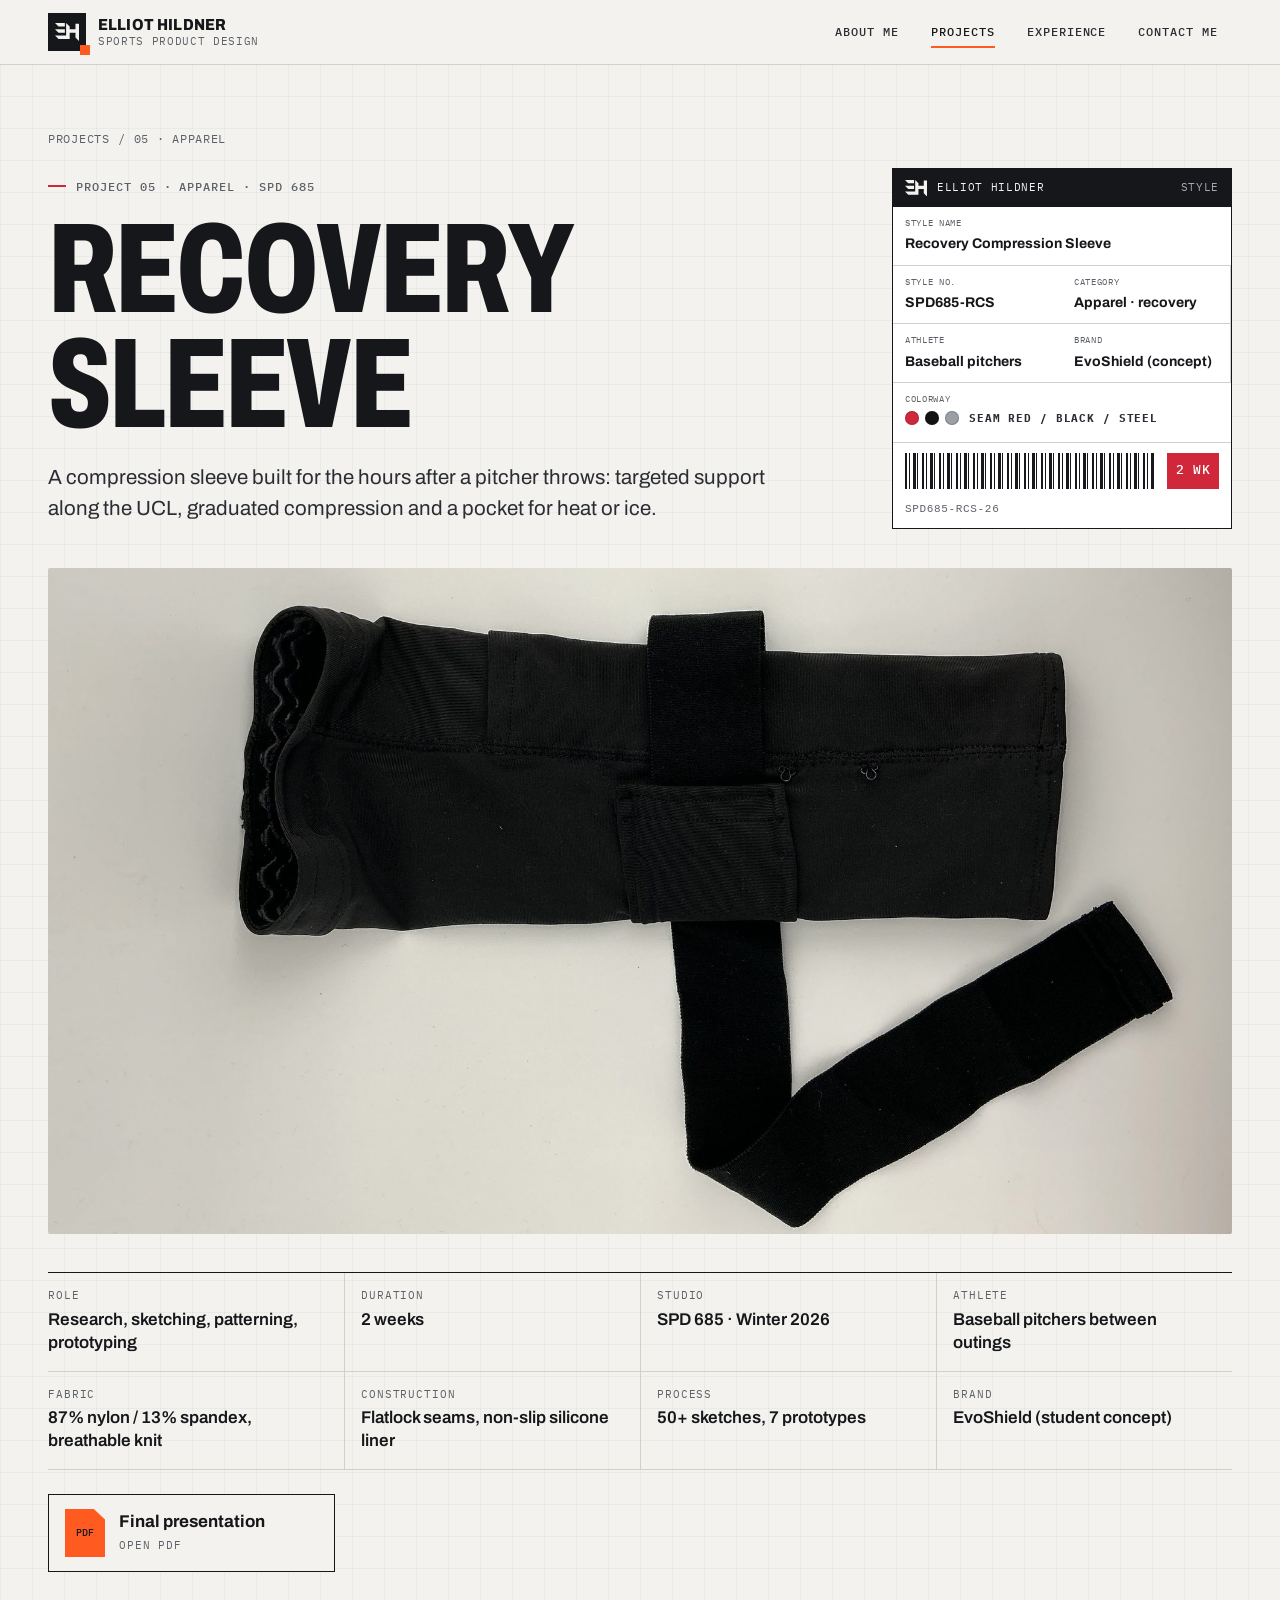
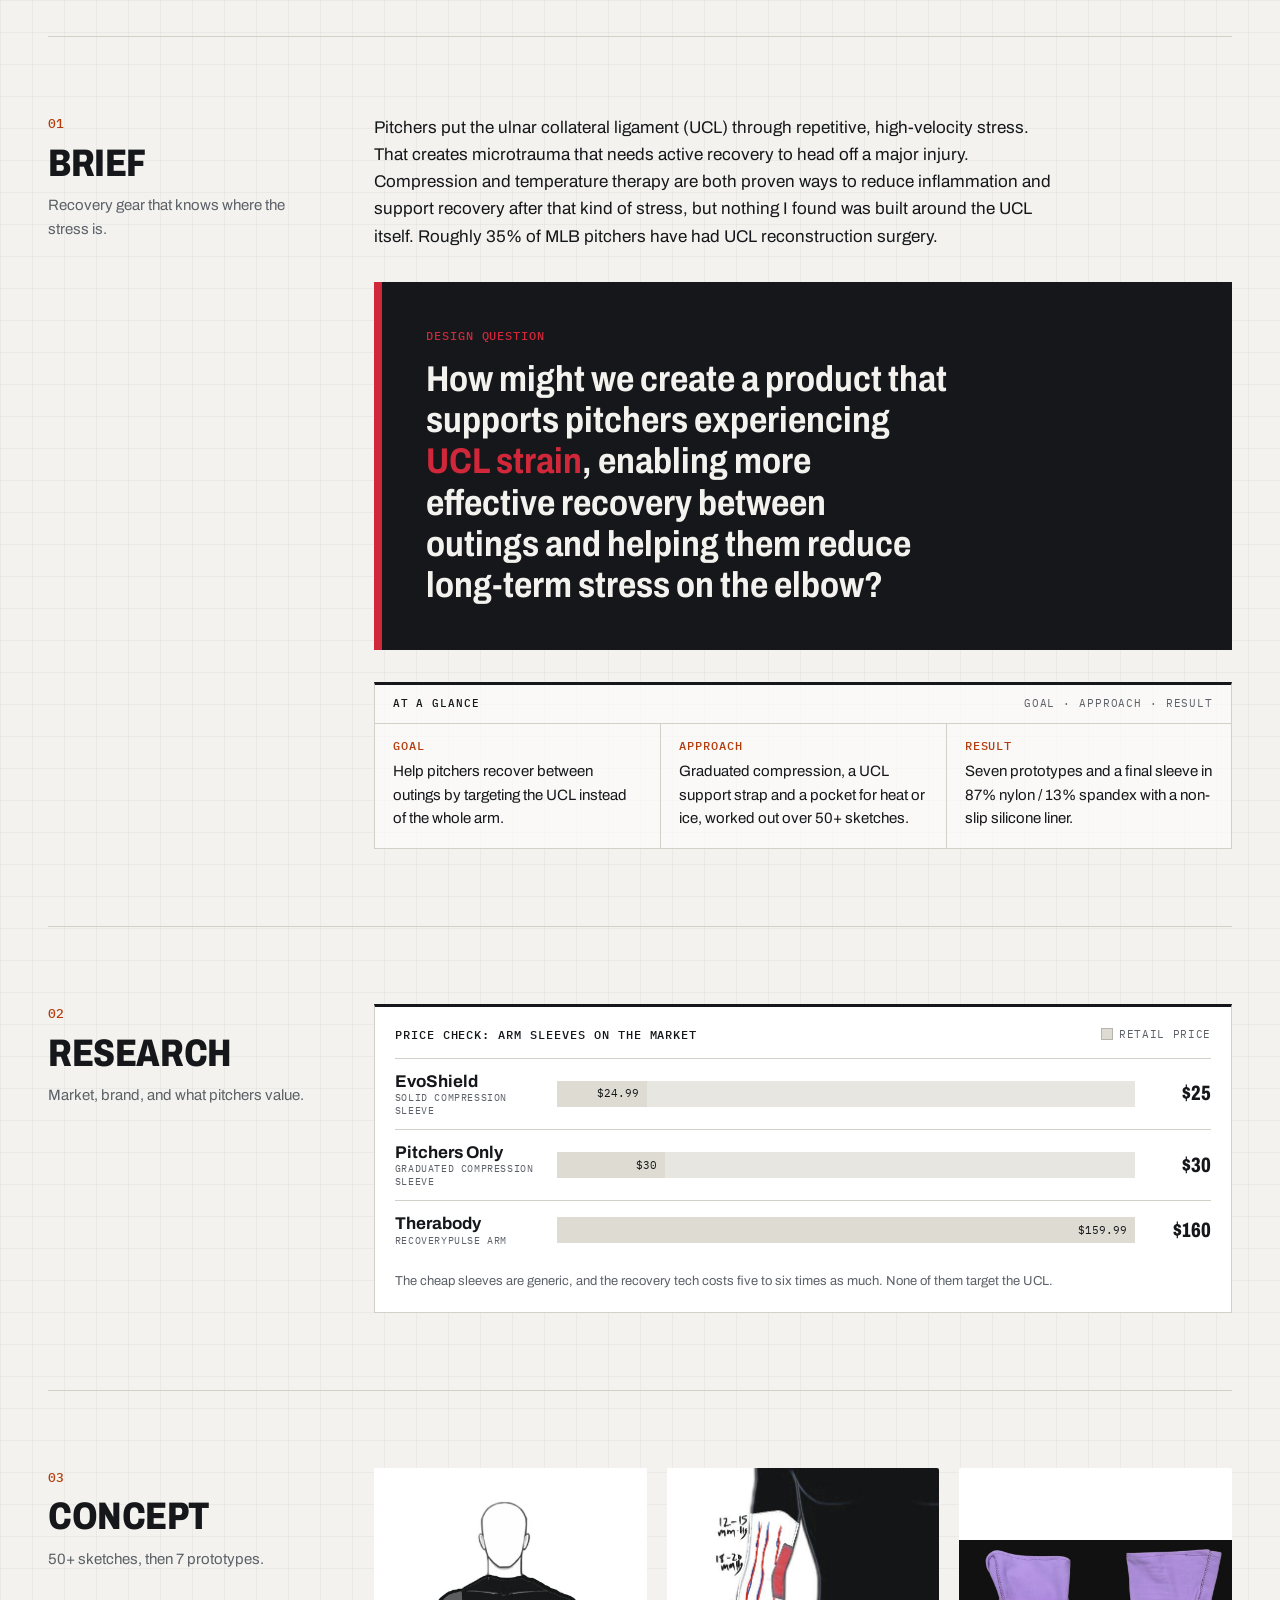
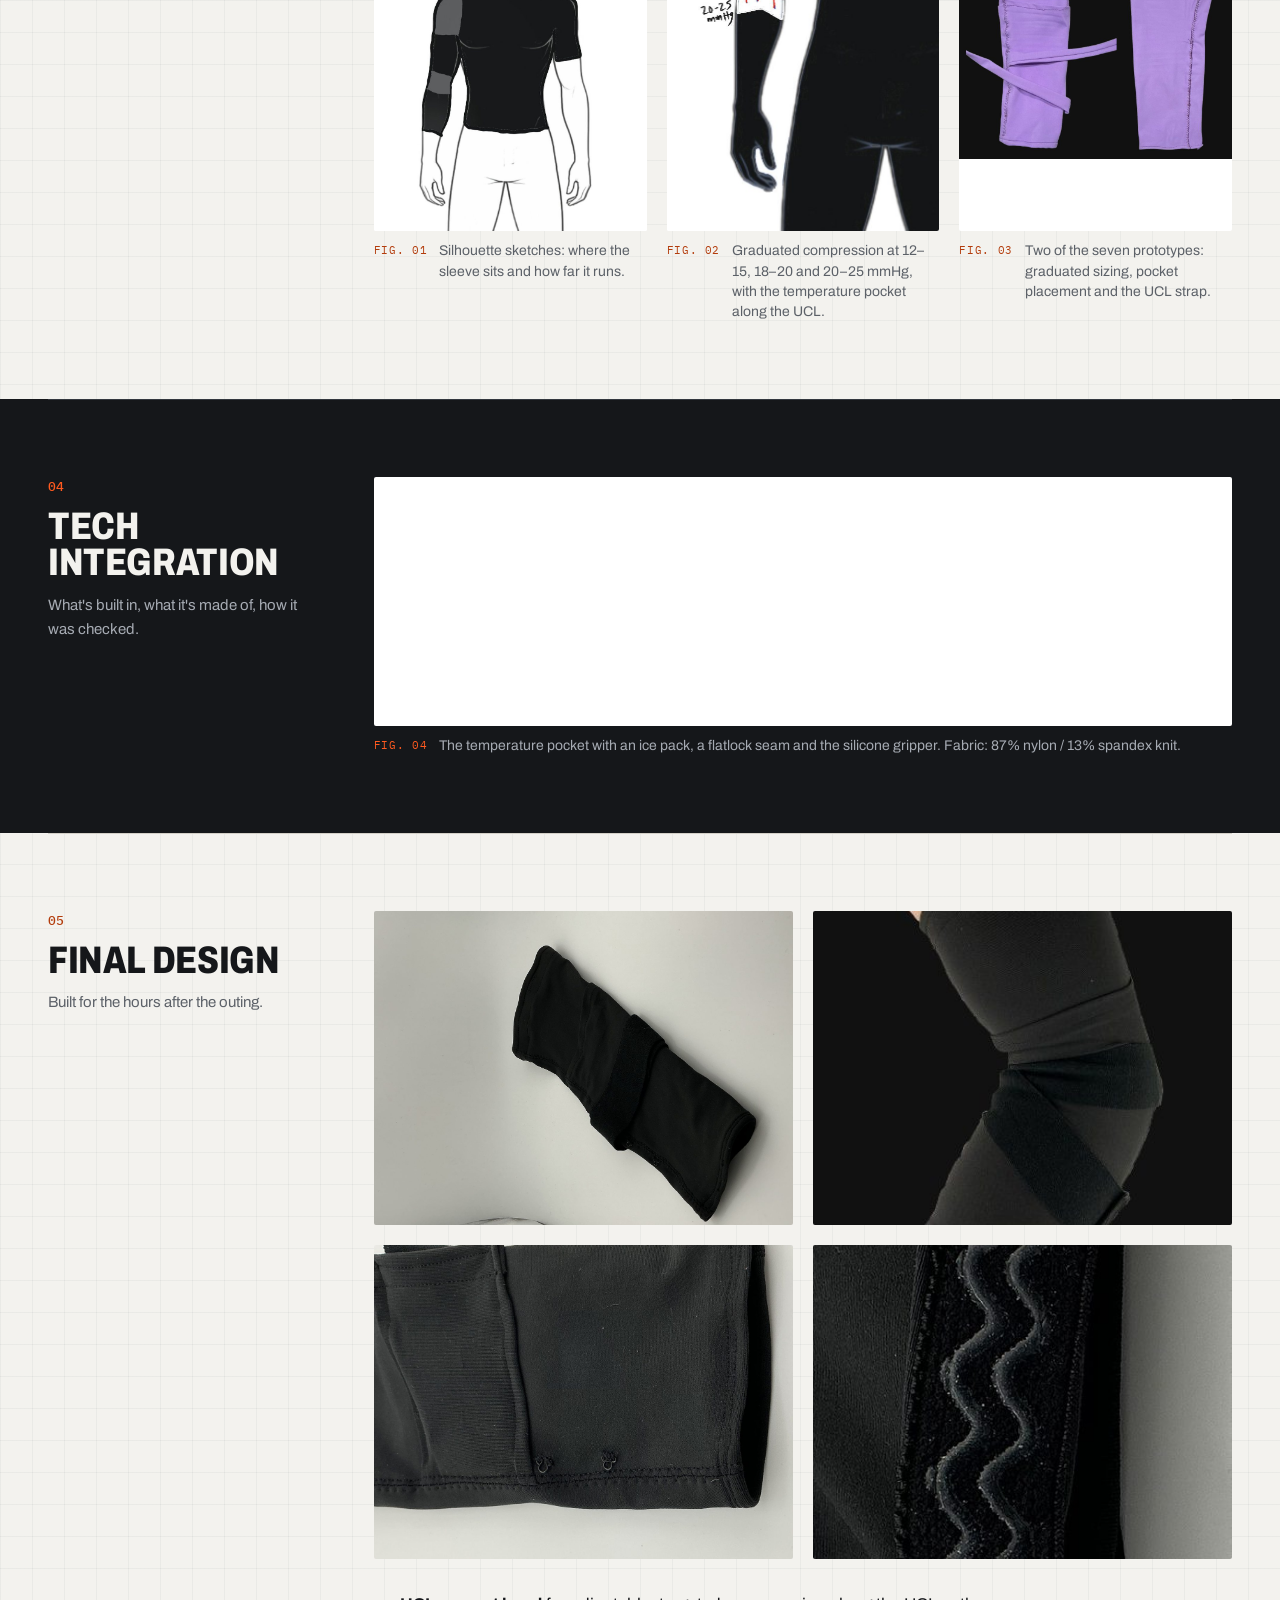
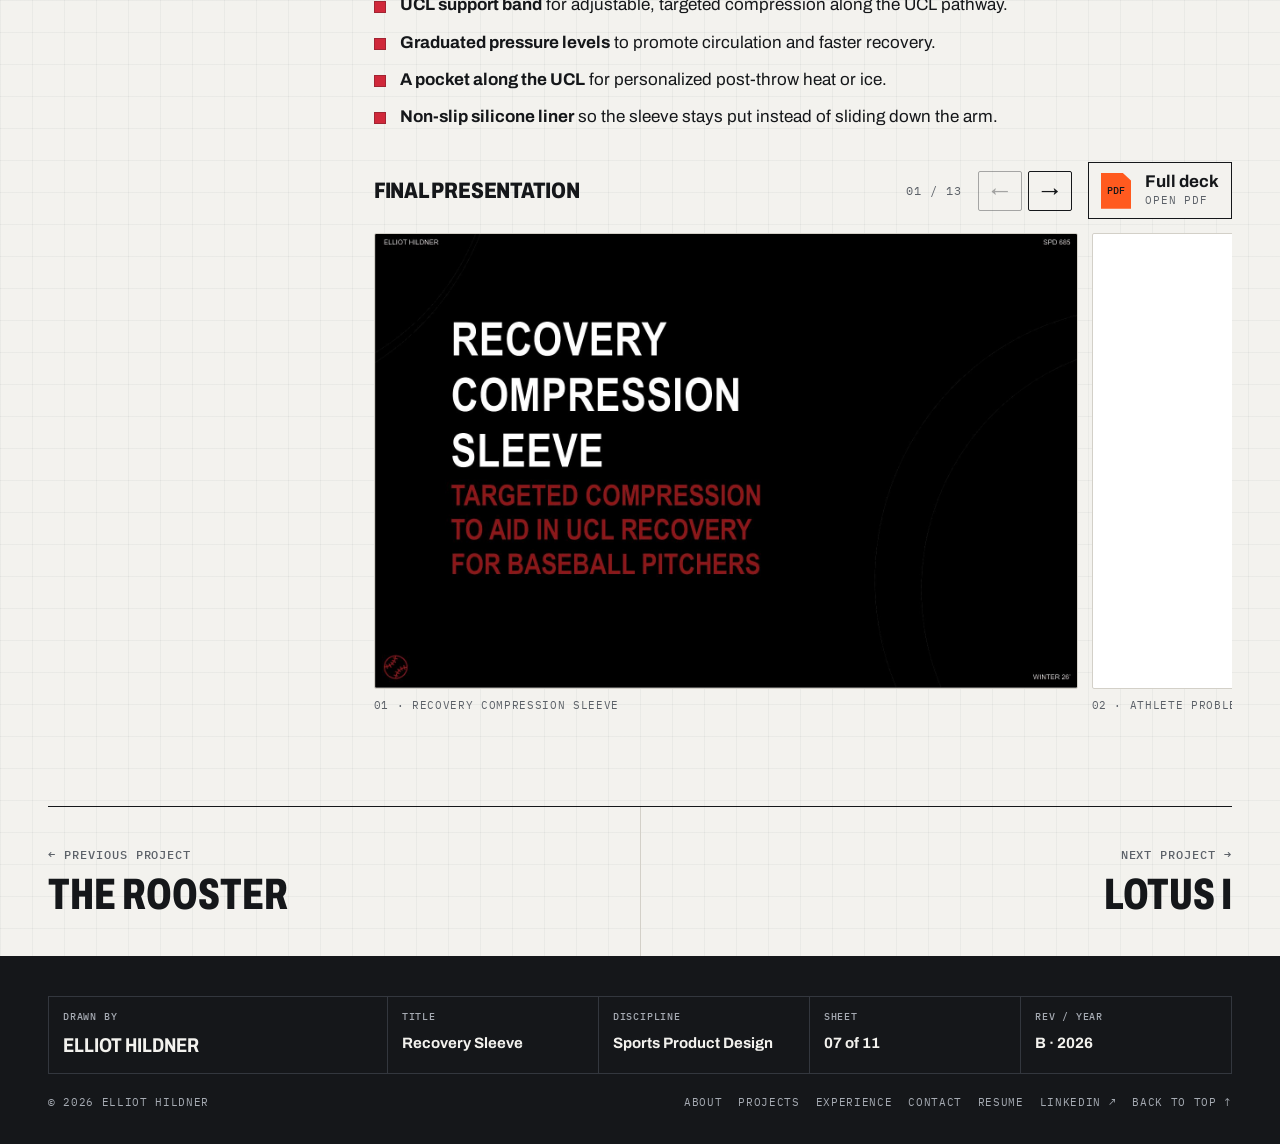
<file: project-sleeve.html>
<!DOCTYPE html>
<html lang="en">
<head>
    <meta charset="UTF-8">
    <meta name="viewport" content="width=device-width, initial-scale=1.0">
    <title>Recovery Compression Sleeve | Elliot Hildner</title>
    <meta name="description" content="A recovery compression sleeve for baseball pitchers by Elliot Hildner: a UCL support band, graduated compression and a pocket for heat or ice, developed over 50+ sketches and 7 prototypes.">
    <meta name="author" content="Elliot Hildner">
    <meta property="og:title" content="Recovery Compression Sleeve | Elliot Hildner">
    <meta property="og:description" content="A recovery compression sleeve for baseball pitchers by Elliot Hildner: a UCL support band, graduated compression and a pocket for heat or ice, developed over 50+ sketches and 7 prototypes.">
    <meta property="og:type" content="website">
    <meta name="theme-color" content="#15171a">
    <script>document.documentElement.classList.add("js");</script>
    <link rel="icon" href="data:image/svg+xml,%3Csvg xmlns='http://www.w3.org/2000/svg' viewBox='0 0 64 64'%3E%3Crect width='64' height='64' fill='%2315171a'/%3E%3Crect x='48' y='48' width='16' height='16' fill='%23ff5a1f'/%3E%3Cpath transform='translate(10 15) scale(0.1186)' fill='%23f3f2ee' d='M0 0H145.5V52H52Z M0 92H145.5V144H52Z M0 184.5H164V0L216.5 52.5V92H302V10H354V265L302 213V144H216.5V236.5H52Z'/%3E%3C/svg%3E">
    <link rel="preconnect" href="https://fonts.googleapis.com">
    <link rel="preconnect" href="https://fonts.gstatic.com" crossorigin>
    <link href="https://fonts.googleapis.com/css2?family=Archivo:ital,wdth,wght@0,62..125,100..900;1,62..125,100..900&family=IBM+Plex+Mono:wght@400;500&display=swap" rel="stylesheet">
    <link rel="stylesheet" href="style.css">
</head>
<body data-cw="sleeve">
    <a class="skip-link" href="#main">Skip to content</a>

    <header class="site-header">
        <div class="container">
            <a class="brand" href="index.html">
                <span class="brand-mark" aria-hidden="true"><svg viewBox="0 0 354 265" aria-hidden="true" focusable="false"><path d="M0 0H145.5V52H52Z M0 92H145.5V144H52Z M0 184.5H164V0L216.5 52.5V92H302V10H354V265L302 213V144H216.5V236.5H52Z"/></svg></span>
                <span class="brand-copy">
                    <strong>Elliot Hildner</strong>
                    <span>Sports Product Design</span>
                </span>
            </a>

            <button class="nav-toggle" type="button" aria-expanded="false" aria-controls="site-nav">
                <span class="nav-toggle-bars" aria-hidden="true"><span></span><span></span><span></span></span>
                Menu
            </button>

            <nav id="site-nav" class="site-nav" aria-label="Main">
                <a href="index.html">About Me</a>
                <a href="projects.html">Projects</a>
                <a href="experience.html">Experience</a>
                <a href="contact.html">Contact Me</a>
            </nav>
        </div>
    </header>
    <div class="scroll-progress" aria-hidden="true"><span></span></div>

    <main id="main">

        <section class="project-hero">
            <div class="container">
                <ol class="breadcrumb">
                    <li><a href="projects.html">Projects</a></li>
                    <li aria-current="page">05 &middot; Apparel</li>
                </ol>
                <div class="project-hero-title has-label">
                    <div>
                        <p class="eyebrow">Project 05 &middot; Apparel &middot; SPD 685</p>
                        <h1 class="display">Recovery Sleeve</h1>
                        <p class="lead">A compression sleeve built for the hours after a pitcher throws: targeted support along the UCL, graduated compression and a pocket for heat or ice.</p>
                    </div>
                    <aside class="spec-label" aria-label="Product spec label">
                        <div class="sl-head"><svg viewBox="0 0 354 265" aria-hidden="true" focusable="false"><path d="M0 0H145.5V52H52Z M0 92H145.5V144H52Z M0 184.5H164V0L216.5 52.5V92H302V10H354V265L302 213V144H216.5V236.5H52Z"/></svg><span>Elliot Hildner</span><span>Style</span></div>
                        <dl>
                            <div class="wide"><dt>Style name</dt><dd>Recovery Compression Sleeve</dd></div>
                            <div><dt>Style no.</dt><dd>SPD685-RCS</dd></div>
                            <div><dt>Category</dt><dd>Apparel &middot; recovery</dd></div>
                            <div><dt>Athlete</dt><dd>Baseball pitchers</dd></div>
                            <div><dt>Brand</dt><dd>EvoShield (concept)</dd></div>
                            <div class="wide"><dt>Colorway</dt><dd><span class="colorway"><i style="--c: #d0283a"></i><i style="--c: #121212"></i><i style="--c: #9aa0a6"></i>Seam red / Black / Steel</span></dd></div>
                        </dl>
                        <div class="sl-foot"><span class="sl-barcode" aria-hidden="true"></span><span class="sl-size">2 WK</span></div>
                        <code class="sl-code">SPD685-RCS-26</code>
                    </aside>
                </div>
                <figure class="media-figure">
                    <div class="media-slot hero-shot" style="aspect-ratio: 16 / 9"><img src="assets/images/sleeve/hero.jpg" alt="The black recovery compression sleeve with its UCL support strap" fetchpriority="high" width="2000" height="1104" decoding="async"></div>
                </figure>

                <dl class="datasheet">
                    <div><dt>Role</dt><dd>Research, sketching, patterning, prototyping</dd></div>
                    <div><dt>Duration</dt><dd>2 weeks</dd></div>
                    <div><dt>Studio</dt><dd>SPD 685 &middot; Winter 2026</dd></div>
                    <div><dt>Athlete</dt><dd>Baseball pitchers between outings</dd></div>
                    <div><dt>Fabric</dt><dd>87% nylon / 13% spandex, breathable knit</dd></div>
                    <div><dt>Construction</dt><dd>Flatlock seams, non-slip silicone liner</dd></div>
                    <div><dt>Process</dt><dd>50+ sketches, 7 prototypes</dd></div>
                    <div><dt>Brand</dt><dd>EvoShield (student concept)</dd></div>
                </dl>

                <div class="doc-row">
                    <a class="doc-slot is-pending" data-doc="assets/docs/sleeve-presentation.pdf" aria-disabled="true"><span class="doc-icon" aria-hidden="true">PDF</span><span class="doc-title">Final presentation</span><span class="doc-slot-state">Checking&hellip;</span></a>
                </div>
            </div>
        </section>

        <div class="container">
            <section class="case-section reveal" id="brief" aria-labelledby="brief-title">
                <div class="case-label">
                    <span class="section-num">01</span>
                    <h2 id="brief-title">Brief</h2>
                    <p>Recovery gear that knows where the stress is.</p>
                </div>
                <div class="case-body">
                    <p>Pitchers put the ulnar collateral ligament (UCL) through repetitive, high-velocity stress. That creates microtrauma that needs active recovery to head off a major injury. Compression and temperature therapy are both proven ways to reduce inflammation and support recovery after that kind of stress, but nothing I found was built around the UCL itself. Roughly 35% of MLB pitchers have had UCL reconstruction surgery.</p>
                    <figure class="hmw">
                        <span class="label">Design question</span>
                        <p>How might we create a product that supports pitchers experiencing <em>UCL strain</em>, enabling more effective recovery between outings and helping them reduce long-term stress on the elbow?</p>
                    </figure>
                    <div class="notes">
                        <div class="notes-head"><strong>At a glance</strong><span>Goal &middot; Approach &middot; Result</span></div>
                        <div class="note"><h3>Goal</h3><p>Help pitchers recover between outings by targeting the UCL instead of the whole arm.</p></div>
                        <div class="note"><h3>Approach</h3><p>Graduated compression, a UCL support strap and a pocket for heat or ice, worked out over 50+ sketches.</p></div>
                        <div class="note"><h3>Result</h3><p>Seven prototypes and a final sleeve in 87% nylon / 13% spandex with a non-slip silicone liner.</p></div>
                    </div>
                </div>
            </section>

            <section class="case-section reveal" id="research" aria-labelledby="research-title">
                <div class="case-label">
                    <span class="section-num">02</span>
                    <h2 id="research-title">Research</h2>
                    <p>Market, brand, and what pitchers value.</p>
                </div>
                <div class="case-body">
                    <figure class="versus reveal">
                        <figcaption class="versus-head">
                            <strong>Price check: arm sleeves on the market</strong>
                            <ul class="versus-legend"><li>Retail price</li></ul>
                        </figcaption>
                        <div class="versus-row">
                            <span class="versus-label">EvoShield<small>Solid compression sleeve</small></span>
                            <div class="versus-bars"><div class="bar"><span style="--v: 15.6%">$24.99</span></div></div>
                            <span class="versus-delta">$25</span>
                        </div>
                        <div class="versus-row">
                            <span class="versus-label">Pitchers Only<small>Graduated compression sleeve</small></span>
                            <div class="versus-bars"><div class="bar"><span style="--v: 18.8%">$30</span></div></div>
                            <span class="versus-delta">$30</span>
                        </div>
                        <div class="versus-row">
                            <span class="versus-label">Therabody<small>RecoveryPulse Arm</small></span>
                            <div class="versus-bars"><div class="bar"><span style="--v: 100%">$159.99</span></div></div>
                            <span class="versus-delta">$160</span>
                        </div>
                        <p class="versus-note">The cheap sleeves are generic, and the recovery tech costs five to six times as much. None of them target the UCL.</p>
                    </figure>
                </div>
            </section>

            <section class="case-section reveal" id="ideation" aria-labelledby="ideation-title">
                <div class="case-label">
                    <span class="section-num">03</span>
                    <h2 id="ideation-title">Concept</h2>
                    <p>50+ sketches, then 7 prototypes.</p>
                </div>
                <div class="case-body">
                    <div class="media-grid cols-3" data-gallery>
                        <figure class="media-figure">
                            <div class="media-slot fit-contain ratio-3x4"><img src="assets/images/sleeve/sketch-silhouette.jpg" alt="Sketch of an athlete wearing a sleeve over the upper arm and elbow" width="901" height="1200" loading="lazy" decoding="async"></div>
                            <figcaption><span class="fig-num">FIG. 01</span><span>Silhouette sketches: where the sleeve sits and how far it runs.</span></figcaption>
                        </figure>
                        <figure class="media-figure">
                            <div class="media-slot fit-contain ratio-3x4"><img src="assets/images/sleeve/sketch-zones.jpg" alt="Sketch of graduated compression zones labeled 12-15, 18-20 and 20-25 mmHg with a pocket along the inner elbow" width="551" height="735" loading="lazy" decoding="async"></div>
                            <figcaption><span class="fig-num">FIG. 02</span><span>Graduated compression at 12&ndash;15, 18&ndash;20 and 20&ndash;25 mmHg, with the temperature pocket along the UCL.</span></figcaption>
                        </figure>
                        <figure class="media-figure">
                            <div class="media-slot fit-contain ratio-3x4"><img src="assets/images/sleeve/proto-purple.jpg" alt="Two purple sleeve prototypes, one with a UCL strap" width="935" height="748" loading="lazy" decoding="async"></div>
                            <figcaption><span class="fig-num">FIG. 03</span><span>Two of the seven prototypes: graduated sizing, pocket placement and the UCL strap.</span></figcaption>
                        </figure>
                    </div>
                </div>
            </section>
        </div>

        <div class="section-dark">
            <div class="container">
                <section class="case-section reveal" id="engineering" aria-labelledby="engineering-title">
                    <div class="case-label">
                        <span class="section-num">04</span>
                        <h2 id="engineering-title">Tech Integration</h2>
                        <p>What's built in, what it's made of, how it was checked.</p>
                    </div>
                    <div class="case-body">
                        <figure class="media-figure">
                            <div class="media-slot fit-contain" style="aspect-ratio: 1700 / 493; background: #111"><img src="assets/images/sleeve/tech-details.jpg" alt="Three details: the pocket holding an ice pack, a flatlock seam and the silicone gripper" width="1700" height="493" loading="lazy" decoding="async"></div>
                            <figcaption><span class="fig-num">FIG. 04</span><span>The temperature pocket with an ice pack, a flatlock seam and the silicone gripper. Fabric: 87% nylon / 13% spandex knit.</span></figcaption>
                        </figure>
                    </div>
                </section>
            </div>
        </div>

        <div class="container">
            <section class="case-section reveal" id="final" aria-labelledby="final-title">
                <div class="case-label">
                    <span class="section-num">05</span>
                    <h2 id="final-title">Final Design</h2>
                    <p>Built for the hours after the outing.</p>
                </div>
                <div class="case-body">
                    <div class="media-grid cols-2" data-gallery>
                        <figure class="media-figure">
                            <div class="media-slot"><img src="assets/images/sleeve/final-flat.jpg" alt="The final sleeve laid flat with the strap wrapped" width="1600" height="1053" loading="lazy" decoding="async"></div>
                        </figure>
                        <figure class="media-figure">
                            <div class="media-slot" style="background: #111"><img src="assets/images/sleeve/final-on-arm.jpg" alt="The sleeve worn on the arm with the strap across the elbow" width="402" height="560" loading="lazy" decoding="async"></div>
                        </figure>
                        <figure class="media-figure">
                            <div class="media-slot"><img src="assets/images/sleeve/final-pocket.jpg" alt="Close-up of the sleeve's pocket panel" width="1200" height="973" loading="lazy" decoding="async"></div>
                        </figure>
                        <figure class="media-figure">
                            <div class="media-slot"><img src="assets/images/sleeve/final-liner.jpg" alt="Close-up of the wavy silicone gripper inside the cuff" width="454" height="1100" loading="lazy" decoding="async"></div>
                        </figure>
                    </div>
                    <ul class="check-list">
                        <li><strong>UCL support band</strong> for adjustable, targeted compression along the UCL pathway.</li>
                        <li><strong>Graduated pressure levels</strong> to promote circulation and faster recovery.</li>
                        <li><strong>A pocket along the UCL</strong> for personalized post-throw heat or ice.</li>
                        <li><strong>Non-slip silicone liner</strong> so the sleeve stays put instead of sliding down the arm.</li>
                    </ul>
                    <section class="deck reveal" aria-label="Final presentation">
                        <div class="deck-head">
                            <h3>Final presentation</h3>
                            <p class="deck-count" aria-live="polite">01 / 13</p>
                            <div class="deck-nav"><button type="button" data-deck="prev" aria-label="Previous slide">&larr;</button><button type="button" data-deck="next" aria-label="Next slide">&rarr;</button></div>
                            <a class="doc-slot is-pending" data-doc="assets/docs/sleeve-presentation.pdf" data-state="Open PDF" aria-disabled="true"><span class="doc-icon" aria-hidden="true">PDF</span><span class="doc-title">Full deck</span><span class="doc-slot-state">Checking&hellip;</span></a>
                        </div>
                        <div class="deck-track" data-gallery tabindex="0" role="region" aria-label="Final presentation slides">
                            <figure class="deck-slide"><div class="media-slot"><img src="assets/images/sleeve/deck/slide-01.jpg" alt="Final presentation, slide 1: Recovery compression sleeve" width="1600" height="1036" loading="lazy" decoding="async"></div><figcaption>01 &middot; Recovery compression sleeve</figcaption></figure>
                            <figure class="deck-slide"><div class="media-slot"><img src="assets/images/sleeve/deck/slide-02.jpg" alt="Final presentation, slide 2: Athlete problem" width="1600" height="1036" loading="lazy" decoding="async"></div><figcaption>02 &middot; Athlete problem</figcaption></figure>
                            <figure class="deck-slide"><div class="media-slot"><img src="assets/images/sleeve/deck/slide-03.jpg" alt="Final presentation, slide 3: Design question" width="1600" height="1036" loading="lazy" decoding="async"></div><figcaption>03 &middot; Design question</figcaption></figure>
                            <figure class="deck-slide"><div class="media-slot"><img src="assets/images/sleeve/deck/slide-04.jpg" alt="Final presentation, slide 4: Market landscape" width="1600" height="1036" loading="lazy" decoding="async"></div><figcaption>04 &middot; Market landscape</figcaption></figure>
                            <figure class="deck-slide"><div class="media-slot"><img src="assets/images/sleeve/deck/slide-05.jpg" alt="Final presentation, slide 5: Brand alignment" width="1600" height="1036" loading="lazy" decoding="async"></div><figcaption>05 &middot; Brand alignment</figcaption></figure>
                            <figure class="deck-slide"><div class="media-slot"><img src="assets/images/sleeve/deck/slide-06.jpg" alt="Final presentation, slide 6: Trend board" width="1600" height="1036" loading="lazy" decoding="async"></div><figcaption>06 &middot; Trend board</figcaption></figure>
                            <figure class="deck-slide"><div class="media-slot"><img src="assets/images/sleeve/deck/slide-07.jpg" alt="Final presentation, slide 7: Mood board" width="1600" height="1036" loading="lazy" decoding="async"></div><figcaption>07 &middot; Mood board</figcaption></figure>
                            <figure class="deck-slide"><div class="media-slot"><img src="assets/images/sleeve/deck/slide-08.jpg" alt="Final presentation, slide 8: Concept development" width="1600" height="1036" loading="lazy" decoding="async"></div><figcaption>08 &middot; Concept development</figcaption></figure>
                            <figure class="deck-slide"><div class="media-slot"><img src="assets/images/sleeve/deck/slide-09.jpg" alt="Final presentation, slide 9: Tech integration" width="1600" height="1036" loading="lazy" decoding="async"></div><figcaption>09 &middot; Tech integration</figcaption></figure>
                            <figure class="deck-slide"><div class="media-slot"><img src="assets/images/sleeve/deck/slide-10.jpg" alt="Final presentation, slide 10: Final design solution" width="1600" height="1036" loading="lazy" decoding="async"></div><figcaption>10 &middot; Final design solution</figcaption></figure>
                            <figure class="deck-slide"><div class="media-slot"><img src="assets/images/sleeve/deck/slide-11.jpg" alt="Final presentation, slide 11: Why this product matters" width="1600" height="1036" loading="lazy" decoding="async"></div><figcaption>11 &middot; Why this product matters</figcaption></figure>
                            <figure class="deck-slide"><div class="media-slot"><img src="assets/images/sleeve/deck/slide-12.jpg" alt="Final presentation, slide 12: References" width="1600" height="1036" loading="lazy" decoding="async"></div><figcaption>12 &middot; References</figcaption></figure>
                            <figure class="deck-slide"><div class="media-slot"><img src="assets/images/sleeve/deck/slide-13.jpg" alt="Final presentation, slide 13: References" width="1600" height="1036" loading="lazy" decoding="async"></div><figcaption>13 &middot; References</figcaption></figure>
                        </div>
                    </section>
                </div>
            </section>
        </div>

        <nav class="container" aria-label="More projects">
            <div class="project-pager">
                <a href="project-goggles.html"><span class="label">&larr; Previous project</span><strong>The Rooster</strong></a>
                <a href="project-midsole.html"><span class="label">Next project &rarr;</span><strong>Lotus I</strong></a>
            </div>
        </nav>
    </main>

    <footer class="site-footer">
        <div class="container">
            <div class="title-block">
                <div class="tb-name"><span class="label">Drawn by</span><strong>Elliot Hildner</strong></div>
                <div><span class="label">Title</span><strong>Recovery Sleeve</strong></div>
                <div><span class="label">Discipline</span><strong>Sports Product Design</strong></div>
                <div><span class="label">Sheet</span><strong>07 of 11</strong></div>
                <div><span class="label">Rev / Year</span><strong>B &middot; <span data-year>2026</span></strong></div>
            </div>
            <div class="footer-bottom">
                <p>&copy; <span data-year>2026</span> Elliot Hildner</p>
                <nav aria-label="Footer">
                    <a href="index.html">About</a>
                    <a href="projects.html">Projects</a>
                    <a href="experience.html">Experience</a>
                    <a href="contact.html">Contact</a>
                    <a href="assets/docs/Elliot-Hildner-Resume.pdf" download>Resume</a>
                    <a href="https://www.linkedin.com/in/elliot-hildner/" target="_blank" rel="noopener">LinkedIn &nearr;</a>
                    <a href="#main">Back to top &uarr;</a>
                </nav>
            </div>
        </div>
    </footer>

    <script src="script.js"></script>
</body>
</html>
</file>
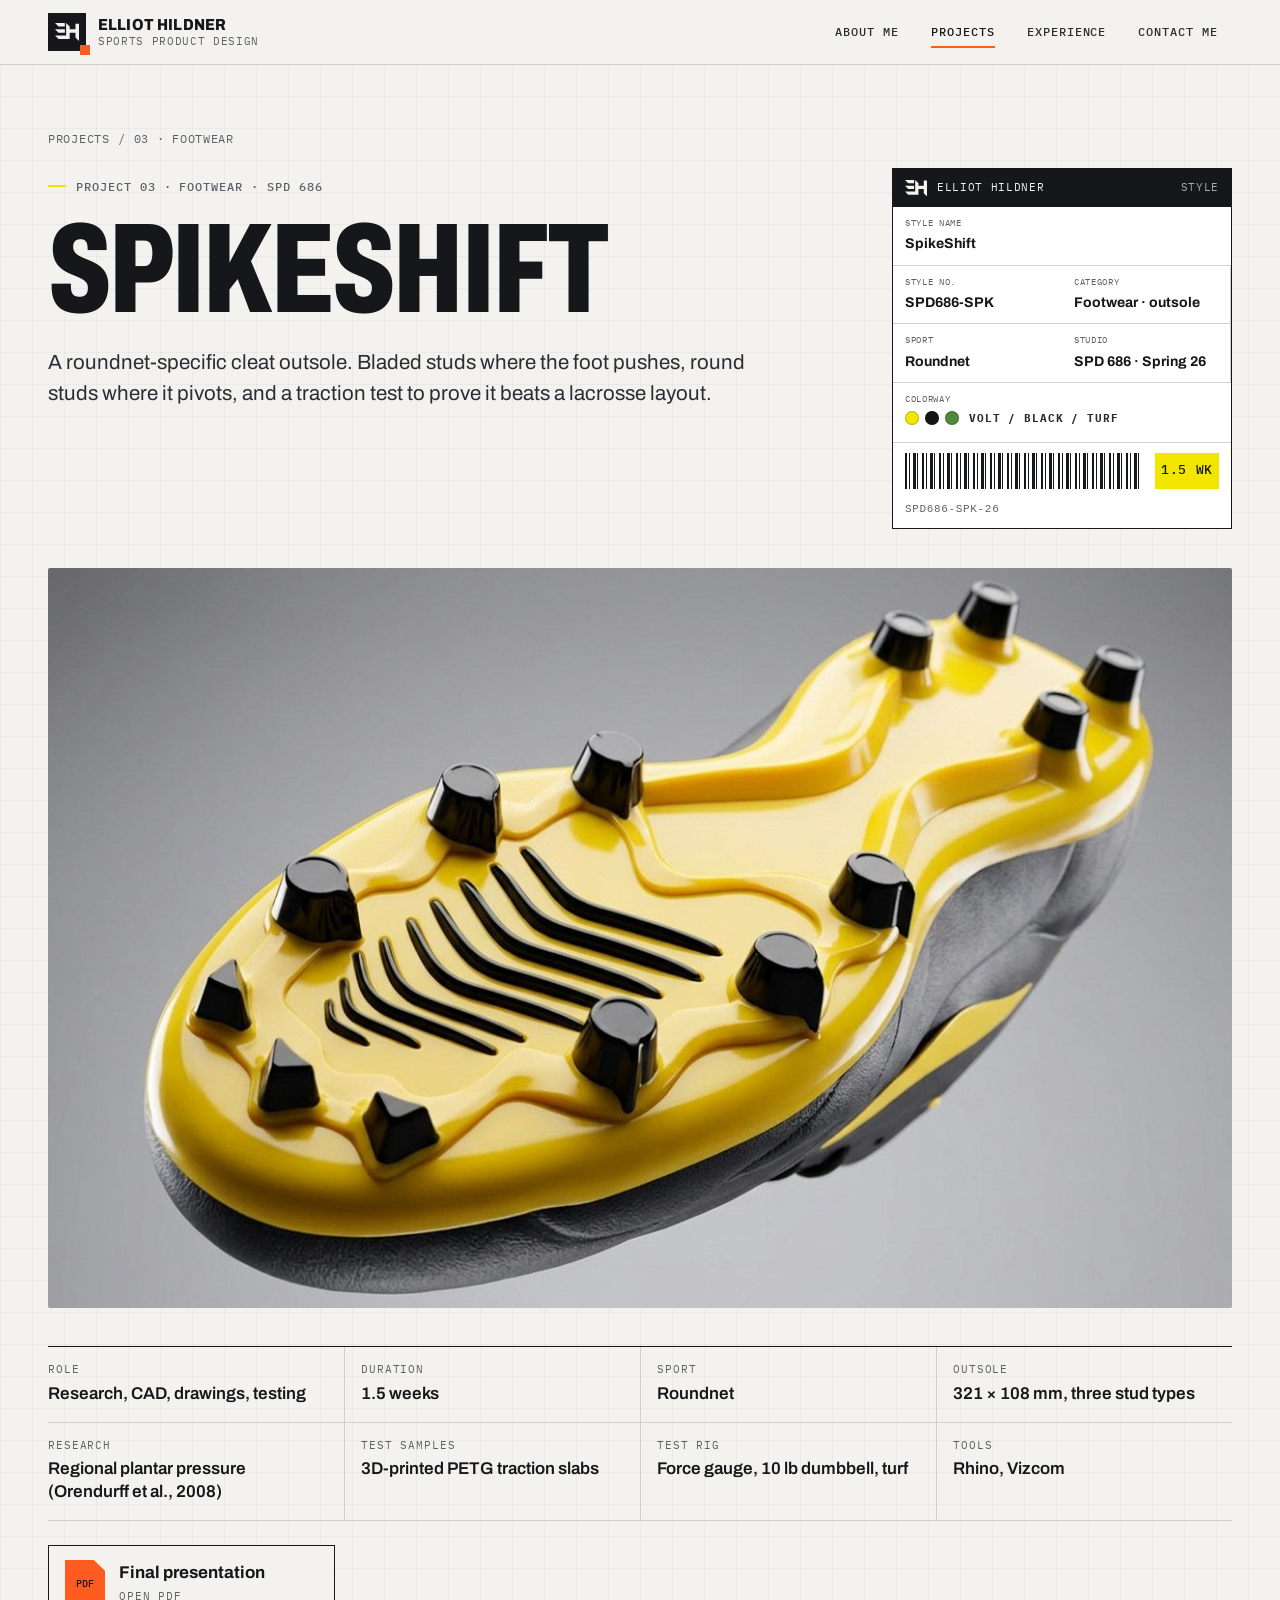
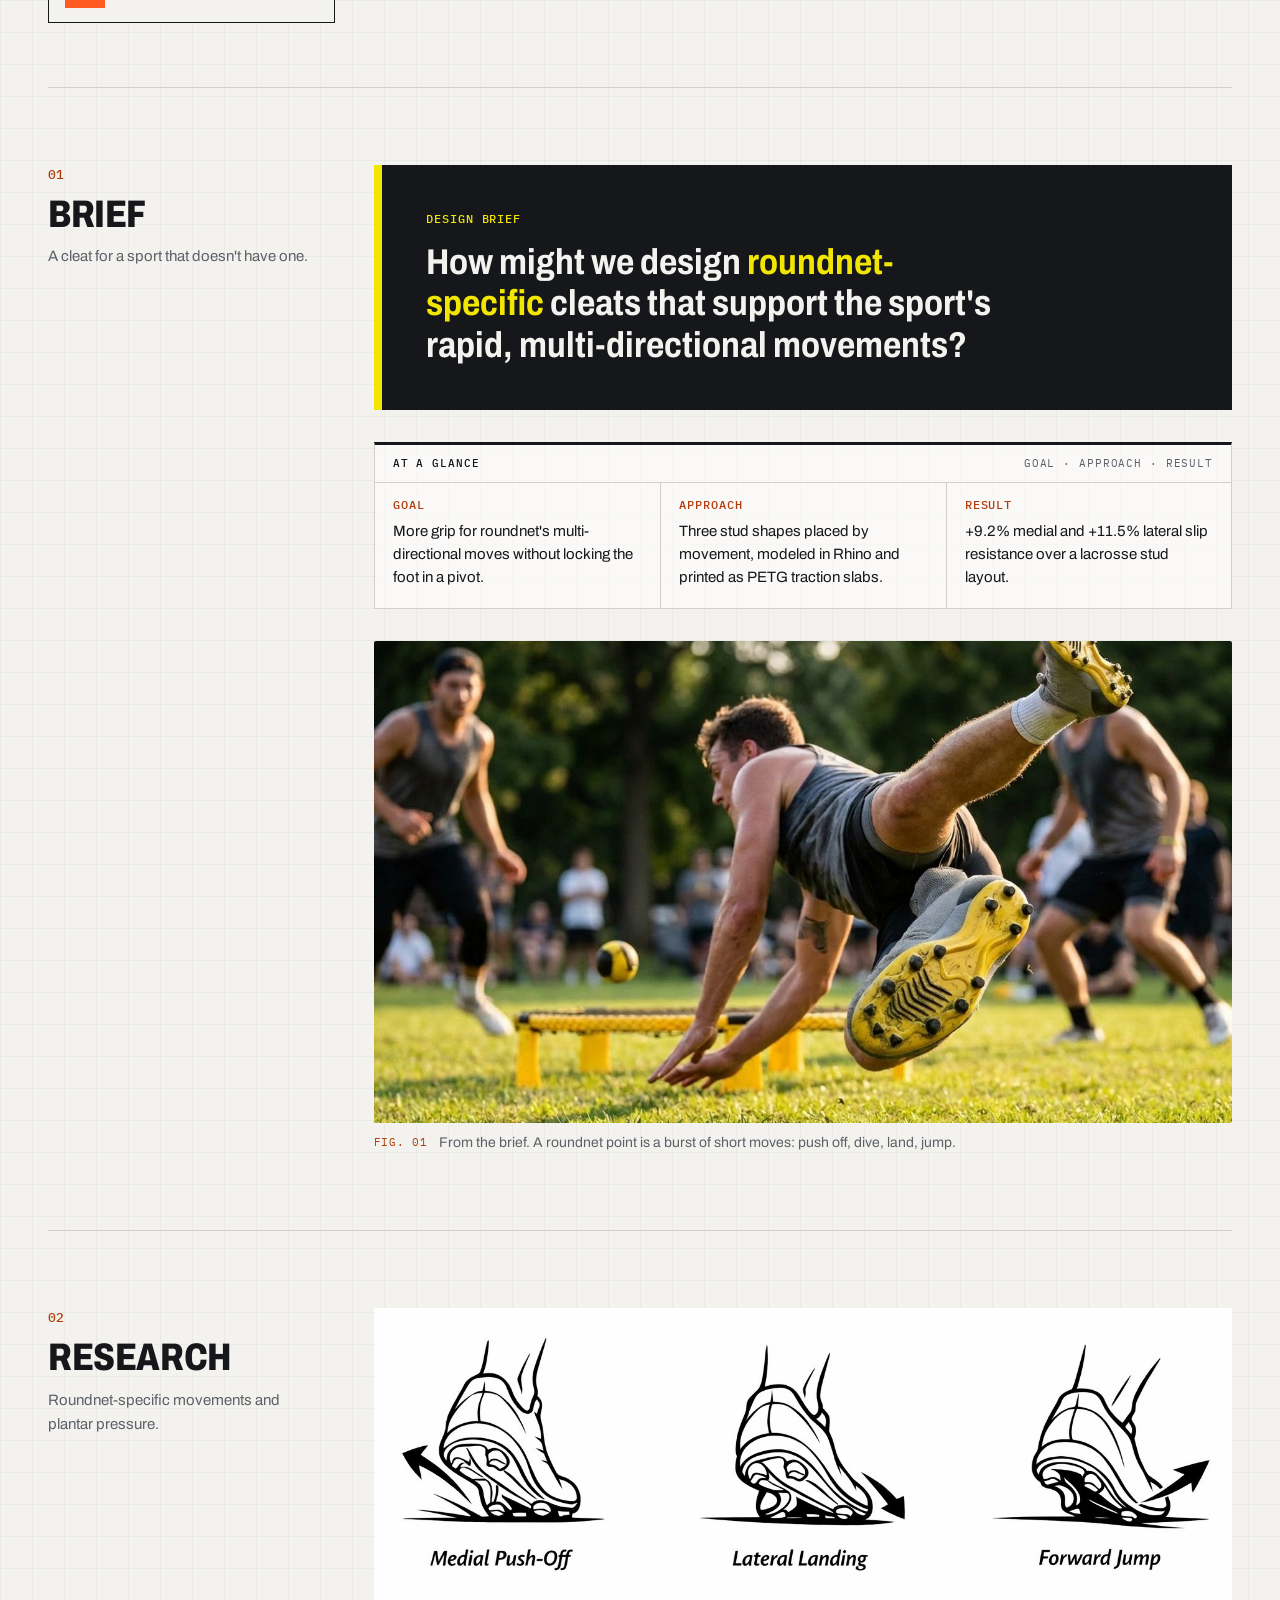
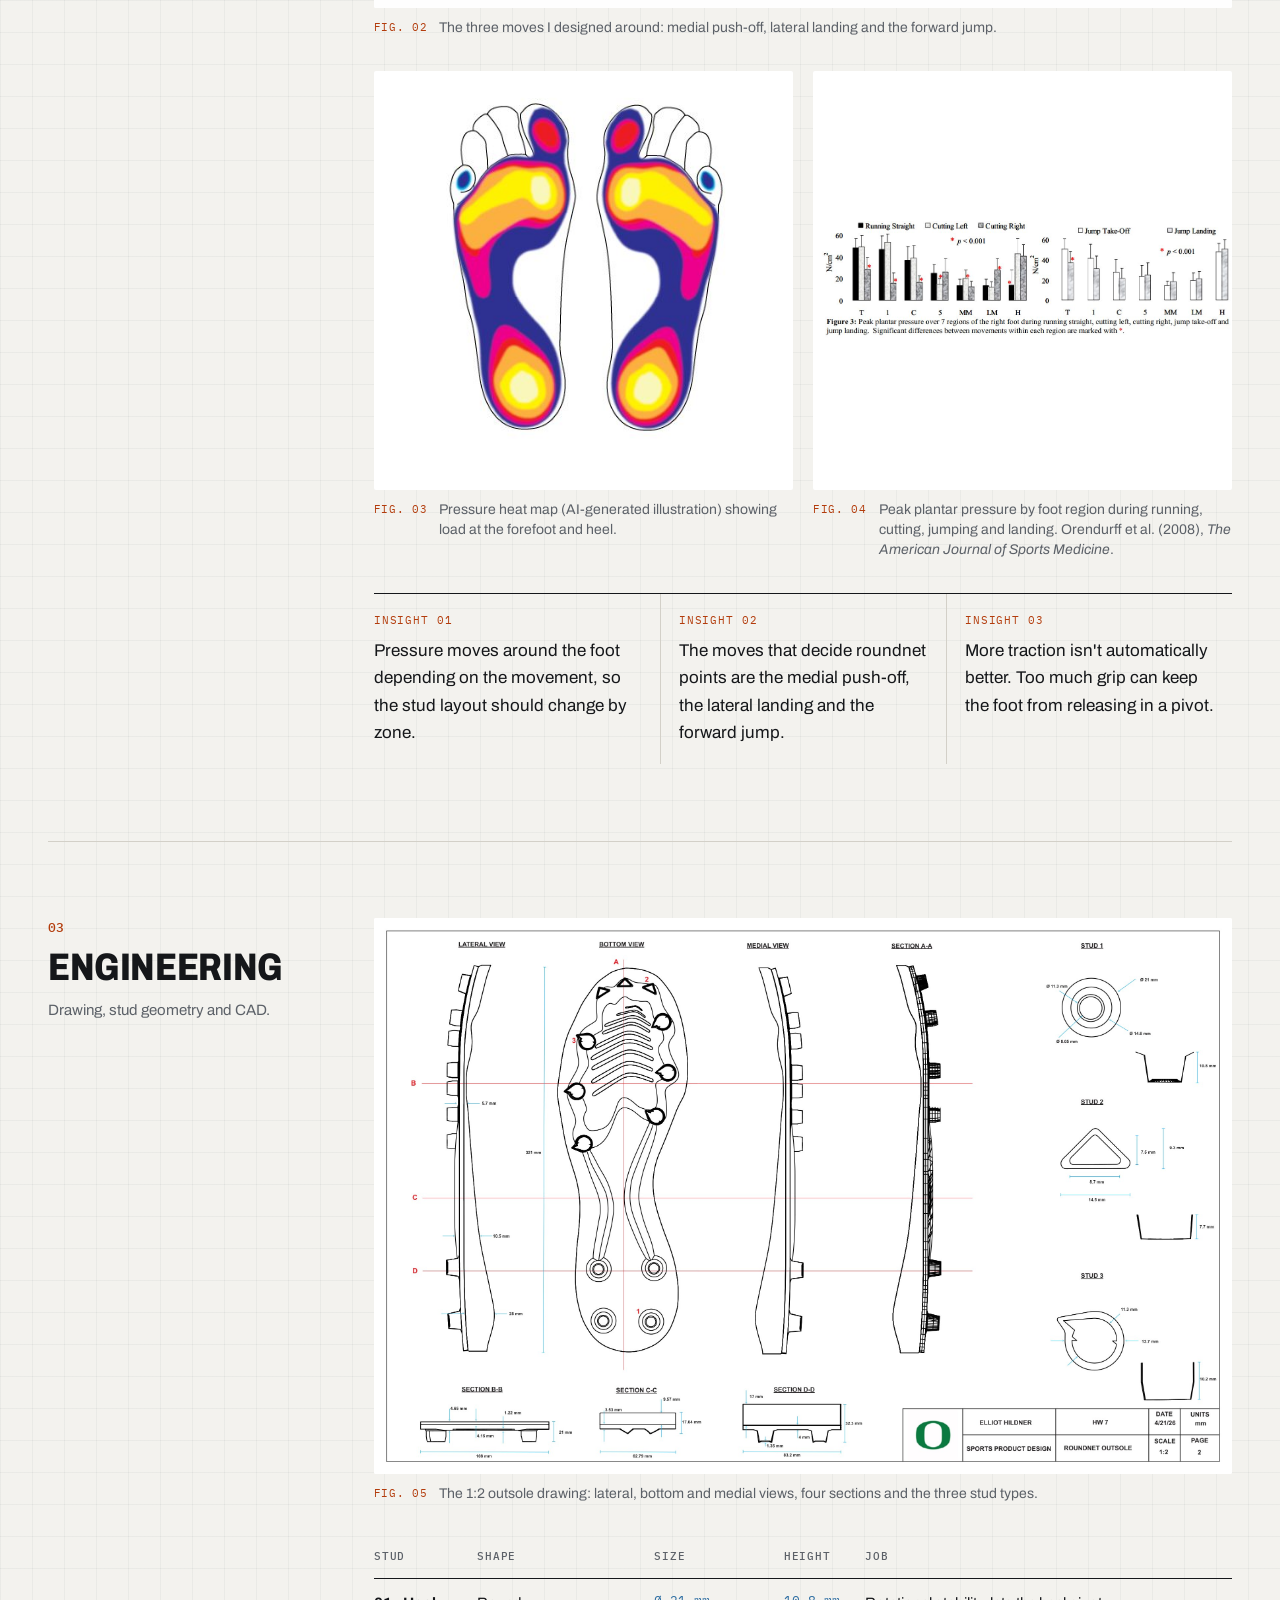
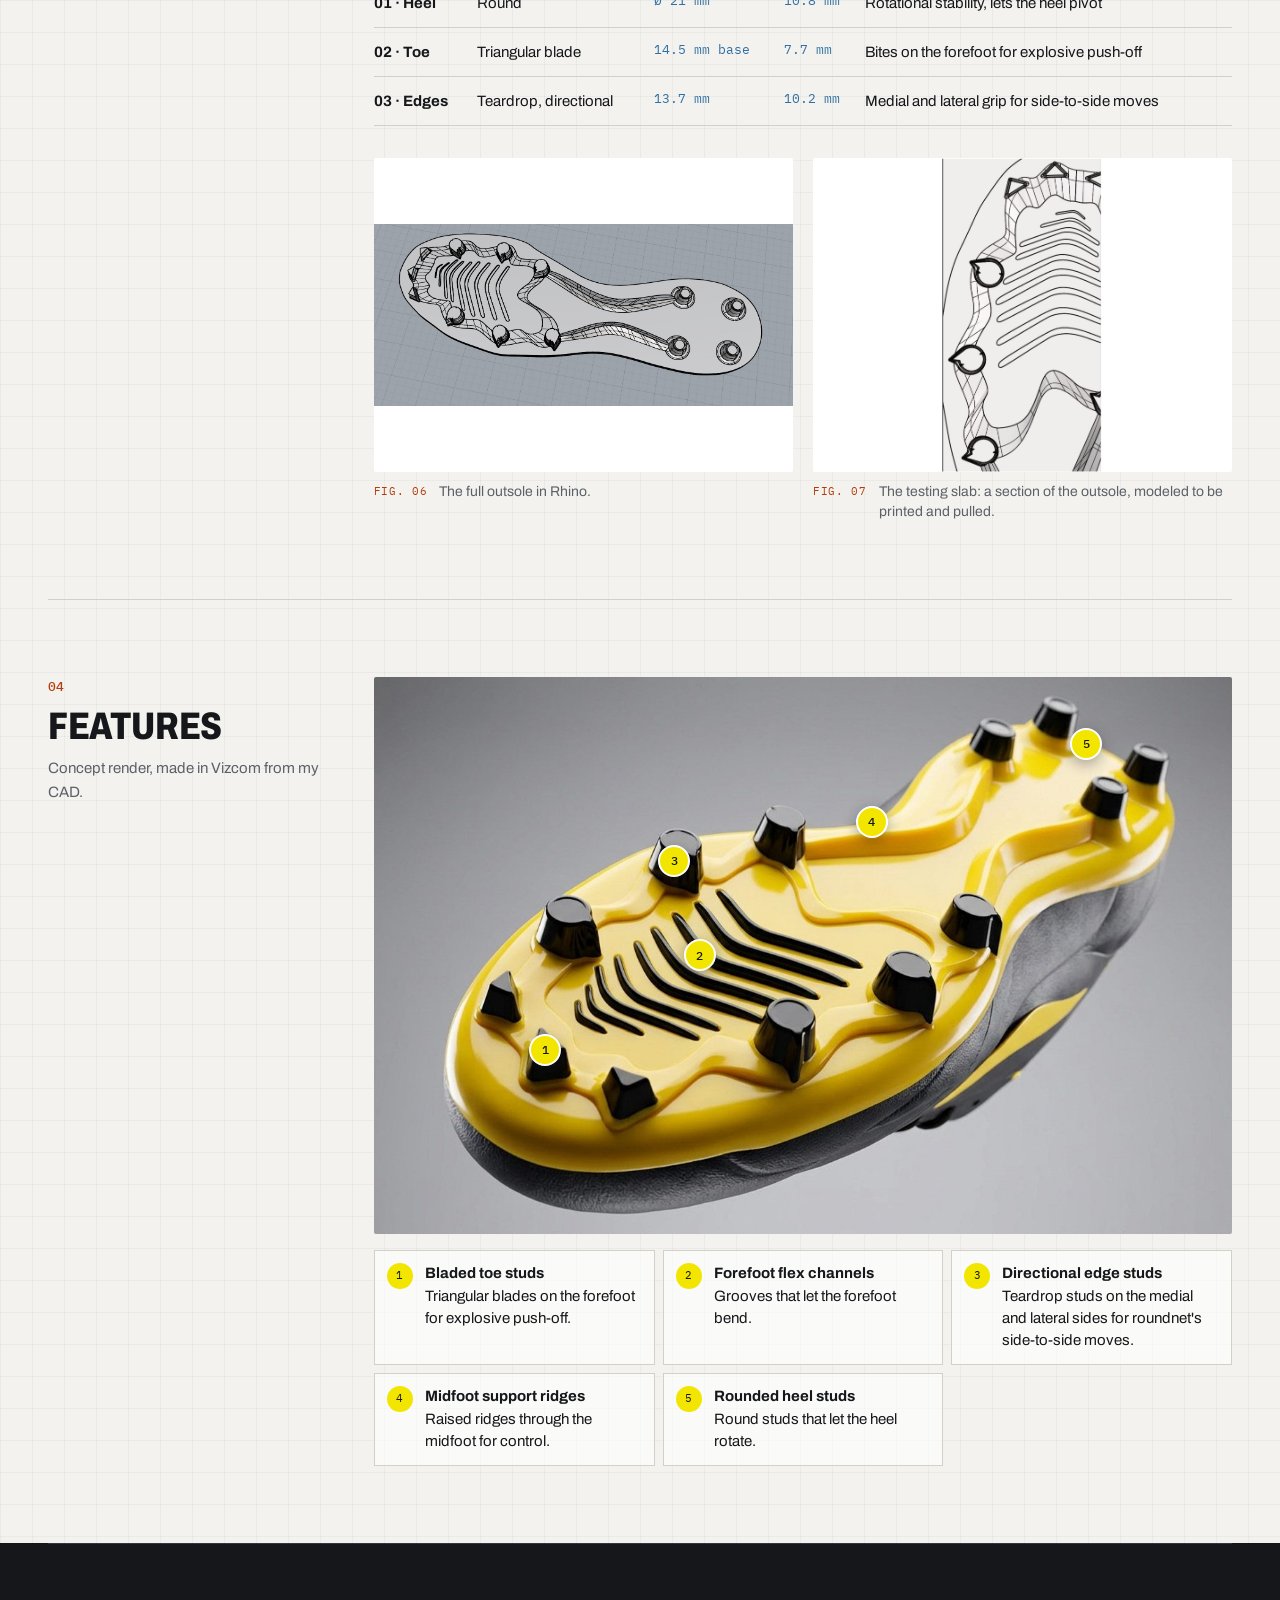
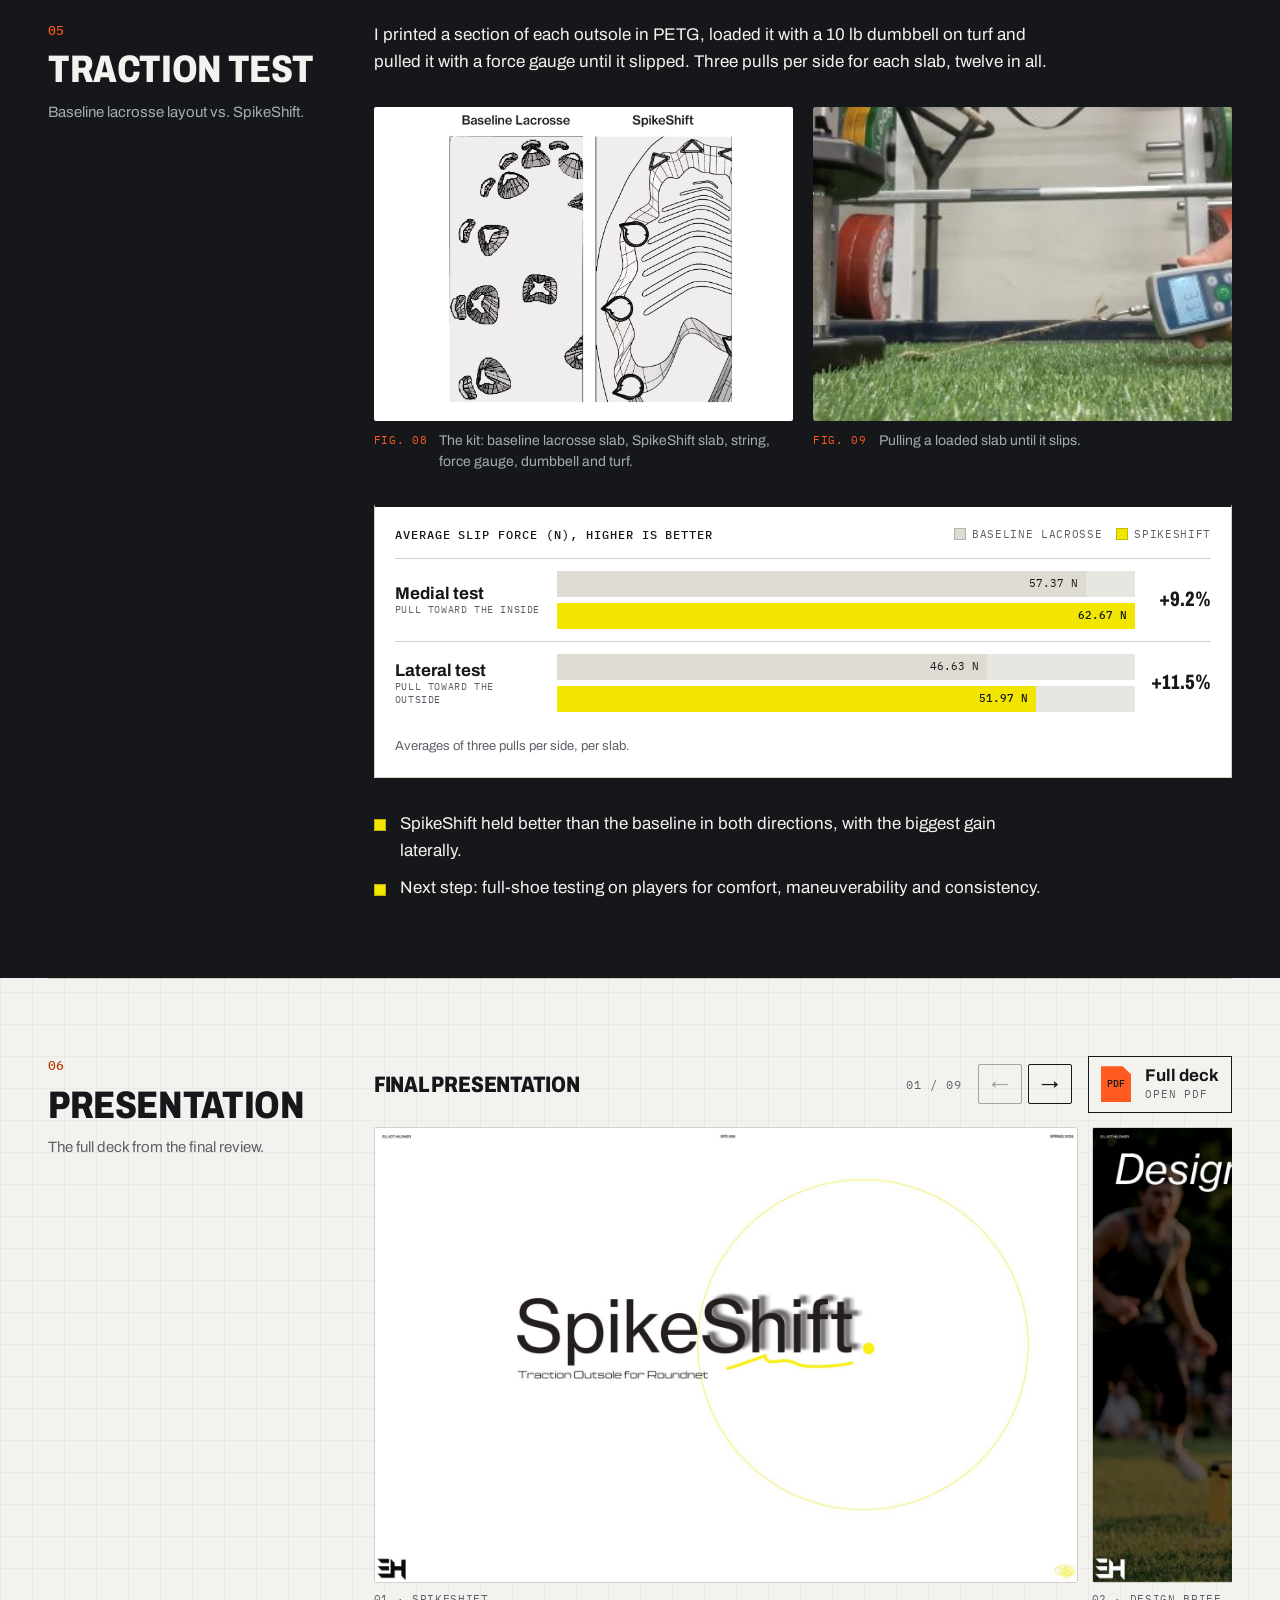
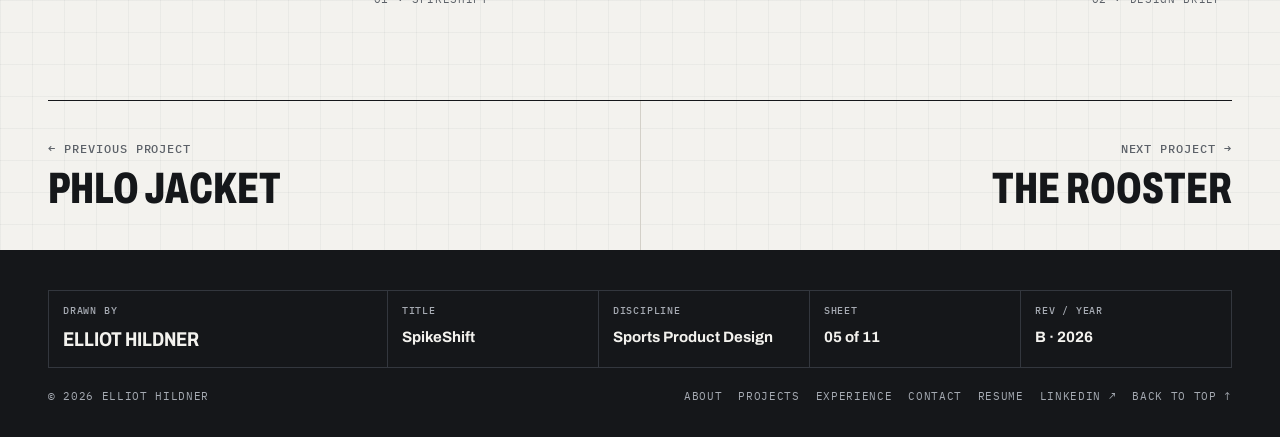
<file: project-spikeshift.html>
<!DOCTYPE html>
<html lang="en">
<head>
    <meta charset="UTF-8">
    <meta name="viewport" content="width=device-width, initial-scale=1.0">
    <title>SpikeShift | Roundnet Cleat Outsole | Elliot Hildner</title>
    <meta name="description" content="SpikeShift: a roundnet-specific cleat outsole by Elliot Hildner, with stud shapes placed by movement and traction tested against a lacrosse baseline: +9.2% medial and +11.5% lateral slip resistance.">
    <meta name="author" content="Elliot Hildner">
    <meta property="og:title" content="SpikeShift | Roundnet Cleat Outsole | Elliot Hildner">
    <meta property="og:description" content="SpikeShift: a roundnet-specific cleat outsole by Elliot Hildner, with stud shapes placed by movement and traction tested against a lacrosse baseline: +9.2% medial and +11.5% lateral slip resistance.">
    <meta property="og:type" content="website">
    <meta name="theme-color" content="#15171a">
    <script>document.documentElement.classList.add("js");</script>
    <link rel="icon" href="data:image/svg+xml,%3Csvg xmlns='http://www.w3.org/2000/svg' viewBox='0 0 64 64'%3E%3Crect width='64' height='64' fill='%2315171a'/%3E%3Crect x='48' y='48' width='16' height='16' fill='%23ff5a1f'/%3E%3Cpath transform='translate(10 15) scale(0.1186)' fill='%23f3f2ee' d='M0 0H145.5V52H52Z M0 92H145.5V144H52Z M0 184.5H164V0L216.5 52.5V92H302V10H354V265L302 213V144H216.5V236.5H52Z'/%3E%3C/svg%3E">
    <link rel="preconnect" href="https://fonts.googleapis.com">
    <link rel="preconnect" href="https://fonts.gstatic.com" crossorigin>
    <link href="https://fonts.googleapis.com/css2?family=Archivo:ital,wdth,wght@0,62..125,100..900;1,62..125,100..900&family=IBM+Plex+Mono:wght@400;500&display=swap" rel="stylesheet">
    <link rel="stylesheet" href="style.css">
</head>
<body data-cw="spikeshift">
    <a class="skip-link" href="#main">Skip to content</a>

    <header class="site-header">
        <div class="container">
            <a class="brand" href="index.html">
                <span class="brand-mark" aria-hidden="true"><svg viewBox="0 0 354 265" aria-hidden="true" focusable="false"><path d="M0 0H145.5V52H52Z M0 92H145.5V144H52Z M0 184.5H164V0L216.5 52.5V92H302V10H354V265L302 213V144H216.5V236.5H52Z"/></svg></span>
                <span class="brand-copy">
                    <strong>Elliot Hildner</strong>
                    <span>Sports Product Design</span>
                </span>
            </a>

            <button class="nav-toggle" type="button" aria-expanded="false" aria-controls="site-nav">
                <span class="nav-toggle-bars" aria-hidden="true"><span></span><span></span><span></span></span>
                Menu
            </button>

            <nav id="site-nav" class="site-nav" aria-label="Main">
                <a href="index.html">About Me</a>
                <a href="projects.html">Projects</a>
                <a href="experience.html">Experience</a>
                <a href="contact.html">Contact Me</a>
            </nav>
        </div>
    </header>
    <div class="scroll-progress" aria-hidden="true"><span></span></div>

    <main id="main">

        <section class="project-hero">
            <div class="container">
                <ol class="breadcrumb">
                    <li><a href="projects.html">Projects</a></li>
                    <li aria-current="page">03 &middot; Footwear</li>
                </ol>
                <div class="project-hero-title has-label">
                    <div>
                        <p class="eyebrow">Project 03 &middot; Footwear &middot; SPD 686</p>
                        <h1 class="display">SpikeShift</h1>
                        <p class="lead">A roundnet-specific cleat outsole. Bladed studs where the foot pushes, round studs where it pivots, and a traction test to prove it beats a lacrosse layout.</p>
                    </div>
                    <aside class="spec-label" aria-label="Product spec label">
                        <div class="sl-head"><svg viewBox="0 0 354 265" aria-hidden="true" focusable="false"><path d="M0 0H145.5V52H52Z M0 92H145.5V144H52Z M0 184.5H164V0L216.5 52.5V92H302V10H354V265L302 213V144H216.5V236.5H52Z"/></svg><span>Elliot Hildner</span><span>Style</span></div>
                        <dl>
                            <div class="wide"><dt>Style name</dt><dd>SpikeShift</dd></div>
                            <div><dt>Style no.</dt><dd>SPD686-SPK</dd></div>
                            <div><dt>Category</dt><dd>Footwear &middot; outsole</dd></div>
                            <div><dt>Sport</dt><dd>Roundnet</dd></div>
                            <div><dt>Studio</dt><dd>SPD 686 &middot; Spring 26</dd></div>
                            <div class="wide"><dt>Colorway</dt><dd><span class="colorway"><i style="--c: #f2e600"></i><i style="--c: #141414"></i><i style="--c: #4f8a3c"></i>Volt / Black / Turf</span></dd></div>
                        </dl>
                        <div class="sl-foot"><span class="sl-barcode" aria-hidden="true"></span><span class="sl-size">1.5 WK</span></div>
                        <code class="sl-code">SPD686-SPK-26</code>
                    </aside>
                </div>
                <figure class="media-figure">
                    <div class="media-slot hero-shot" style="aspect-ratio: 16 / 10"><img src="assets/images/spikeshift/render.jpg" alt="Render of the SpikeShift outsole: a yellow plate with black studs" fetchpriority="high" width="1226" height="795" decoding="async"></div>
                </figure>

                <dl class="datasheet">
                    <div><dt>Role</dt><dd>Research, CAD, drawings, testing</dd></div>
                    <div><dt>Duration</dt><dd>1.5 weeks</dd></div>
                    <div><dt>Sport</dt><dd>Roundnet</dd></div>
                    <div><dt>Outsole</dt><dd>321 &times; 108 mm, three stud types</dd></div>
                    <div><dt>Research</dt><dd>Regional plantar pressure (Orendurff et al., 2008)</dd></div>
                    <div><dt>Test samples</dt><dd>3D-printed PETG traction slabs</dd></div>
                    <div><dt>Test rig</dt><dd>Force gauge, 10 lb dumbbell, turf</dd></div>
                    <div><dt>Tools</dt><dd>Rhino, Vizcom</dd></div>
                </dl>

                <div class="doc-row">
                    <a class="doc-slot is-pending" data-doc="assets/docs/spikeshift-presentation.pdf" aria-disabled="true"><span class="doc-icon" aria-hidden="true">PDF</span><span class="doc-title">Final presentation</span><span class="doc-slot-state">Checking&hellip;</span></a>
                </div>
            </div>
        </section>

        <div class="container">
            <section class="case-section reveal" id="brief" aria-labelledby="brief-title">
                <div class="case-label">
                    <span class="section-num">01</span>
                    <h2 id="brief-title">Brief</h2>
                    <p>A cleat for a sport that doesn't have one.</p>
                </div>
                <div class="case-body">
                    <figure class="hmw">
                        <span class="label">Design brief</span>
                        <p>How might we design <em>roundnet-specific</em> cleats that support the sport's rapid, multi-directional movements?</p>
                    </figure>
                    <div class="notes">
                        <div class="notes-head"><strong>At a glance</strong><span>Goal &middot; Approach &middot; Result</span></div>
                        <div class="note"><h3>Goal</h3><p>More grip for roundnet's multi-directional moves without locking the foot in a pivot.</p></div>
                        <div class="note"><h3>Approach</h3><p>Three stud shapes placed by movement, modeled in Rhino and printed as PETG traction slabs.</p></div>
                        <div class="note"><h3>Result</h3><p>+9.2% medial and +11.5% lateral slip resistance over a lacrosse stud layout.</p></div>
                    </div>
                    <figure class="media-figure">
                        <div class="media-slot ratio-16x9"><img src="assets/images/spikeshift/brief.jpg" alt="A roundnet player diving for the ball in yellow cleats" width="1227" height="795" loading="lazy" decoding="async"></div>
                        <figcaption><span class="fig-num">FIG. 01</span><span>From the brief. A roundnet point is a burst of short moves: push off, dive, land, jump.</span></figcaption>
                    </figure>
                </div>
            </section>

            <section class="case-section reveal" id="research" aria-labelledby="research-title">
                <div class="case-label">
                    <span class="section-num">02</span>
                    <h2 id="research-title">Research</h2>
                    <p>Roundnet-specific movements and plantar pressure.</p>
                </div>
                <div class="case-body">
                    <figure class="media-figure">
                        <div class="media-slot fit-contain" style="aspect-ratio: 1379 / 482"><img src="assets/images/spikeshift/movements.jpg" alt="Illustrations of three movements: medial push-off, lateral landing and forward jump" width="1379" height="482" loading="lazy" decoding="async"></div>
                        <figcaption><span class="fig-num">FIG. 02</span><span>The three moves I designed around: medial push-off, lateral landing and the forward jump.</span></figcaption>
                    </figure>
                    <div class="media-grid cols-2" data-gallery>
                        <figure class="media-figure">
                            <div class="media-slot fit-contain ratio-1x1"><img src="assets/images/spikeshift/pressure-map.jpg" alt="Foot pressure heat map with hot spots at the forefoot and heel" width="466" height="493" loading="lazy" decoding="async"></div>
                            <figcaption><span class="fig-num">FIG. 03</span><span>Pressure heat map (AI-generated illustration) showing load at the forefoot and heel.</span></figcaption>
                        </figure>
                        <figure class="media-figure">
                            <div class="media-slot fit-contain ratio-1x1"><img src="assets/images/spikeshift/pressure-data.jpg" alt="Bar charts of peak plantar pressure by foot region for running, cutting, jump take-off and landing" width="1125" height="316" loading="lazy" decoding="async"></div>
                            <figcaption><span class="fig-num">FIG. 04</span><span>Peak plantar pressure by foot region during running, cutting, jumping and landing. Orendurff et al. (2008), <cite>The American Journal of Sports Medicine</cite>.</span></figcaption>
                        </figure>
                    </div>
                    <ol class="insight-list">
                        <li>Pressure moves around the foot depending on the movement, so the stud layout should change by zone.</li>
                        <li>The moves that decide roundnet points are the medial push-off, the lateral landing and the forward jump.</li>
                        <li>More traction isn't automatically better. Too much grip can keep the foot from releasing in a pivot.</li>
                    </ol>
                </div>
            </section>

            <section class="case-section reveal" id="engineering" aria-labelledby="engineering-title">
                <div class="case-label">
                    <span class="section-num">03</span>
                    <h2 id="engineering-title">Engineering</h2>
                    <p>Drawing, stud geometry and CAD.</p>
                </div>
                <div class="case-body">
                    <figure class="media-figure">
                        <div class="media-slot fit-contain" style="aspect-ratio: 1224 / 792"><img src="assets/images/spikeshift/drawing.jpg" alt="1:2 technical drawing of the SpikeShift outsole with lateral, bottom, medial and section views and three stud details" width="2600" height="1683" loading="lazy" decoding="async"></div>
                        <figcaption><span class="fig-num">FIG. 05</span><span>The 1:2 outsole drawing: lateral, bottom and medial views, four sections and the three stud types.</span></figcaption>
                    </figure>
                    <div class="table-scroll" tabindex="0" role="region" aria-label="Stud geometry">
                        <table class="spec-table">
                            <thead>
                                <tr><th scope="col">Stud</th><th scope="col">Shape</th><th scope="col">Size</th><th scope="col">Height</th><th scope="col">Job</th></tr>
                            </thead>
                            <tbody>
                                <tr><th scope="row">01 &middot; Heel</th><td>Round</td><td class="target">&Oslash; 21 mm</td><td class="target">10.8 mm</td><td>Rotational stability, lets the heel pivot</td></tr>
                                <tr><th scope="row">02 &middot; Toe</th><td>Triangular blade</td><td class="target">14.5 mm base</td><td class="target">7.7 mm</td><td>Bites on the forefoot for explosive push-off</td></tr>
                                <tr><th scope="row">03 &middot; Edges</th><td>Teardrop, directional</td><td class="target">13.7 mm</td><td class="target">10.2 mm</td><td>Medial and lateral grip for side-to-side moves</td></tr>
                            </tbody>
                        </table>
                    </div>
                    <div class="media-grid cols-2" data-gallery>
                        <figure class="media-figure">
                            <div class="media-slot fit-contain"><img src="assets/images/spikeshift/cad-full.jpg" alt="Rhino model of the full SpikeShift outsole" width="1369" height="594" loading="lazy" decoding="async"></div>
                            <figcaption><span class="fig-num">FIG. 06</span><span>The full outsole in Rhino.</span></figcaption>
                        </figure>
                        <figure class="media-figure">
                            <div class="media-slot fit-contain"><img src="assets/images/spikeshift/cad-slab.jpg" alt="Rhino model of the forefoot testing slab" width="713" height="1400" loading="lazy" decoding="async"></div>
                            <figcaption><span class="fig-num">FIG. 07</span><span>The testing slab: a section of the outsole, modeled to be printed and pulled.</span></figcaption>
                        </figure>
                    </div>
                </div>
            </section>

            <section class="case-section reveal" id="final" aria-labelledby="final-title">
                <div class="case-label">
                    <span class="section-num">04</span>
                    <h2 id="final-title">Features</h2>
                    <p>Concept render, made in Vizcom from my CAD.</p>
                </div>
                <div class="case-body">
                    <figure class="hotspots">
                        <div class="hotspot-stage">
                            <div class="media-slot" data-zoom="false" style="aspect-ratio: 1226 / 795"><img src="assets/images/spikeshift/render.jpg" alt="SpikeShift outsole render with numbered feature callouts" width="1226" height="795" loading="lazy" decoding="async"></div>
                            <button class="hotspot-pin" type="button" data-hotspot="1" style="--x: 20%; --y: 67%" aria-describedby="spk-1">1</button>
                            <button class="hotspot-pin" type="button" data-hotspot="2" style="--x: 38%; --y: 50%" aria-describedby="spk-2">2</button>
                            <button class="hotspot-pin" type="button" data-hotspot="3" style="--x: 35%; --y: 33%" aria-describedby="spk-3">3</button>
                            <button class="hotspot-pin" type="button" data-hotspot="4" style="--x: 58%; --y: 26%" aria-describedby="spk-4">4</button>
                            <button class="hotspot-pin" type="button" data-hotspot="5" style="--x: 83%; --y: 12%" aria-describedby="spk-5">5</button>
                        </div>
                        <ol class="hotspot-list">
                            <li id="spk-1" data-hotspot="1"><strong>Bladed toe studs</strong>Triangular blades on the forefoot for explosive push-off.</li>
                            <li id="spk-2" data-hotspot="2"><strong>Forefoot flex channels</strong>Grooves that let the forefoot bend.</li>
                            <li id="spk-3" data-hotspot="3"><strong>Directional edge studs</strong>Teardrop studs on the medial and lateral sides for roundnet's side-to-side moves.</li>
                            <li id="spk-4" data-hotspot="4"><strong>Midfoot support ridges</strong>Raised ridges through the midfoot for control.</li>
                            <li id="spk-5" data-hotspot="5"><strong>Rounded heel studs</strong>Round studs that let the heel rotate.</li>
                        </ol>
                    </figure>
                </div>
            </section>
        </div>

        <div class="section-dark">
            <div class="container">
                <section class="case-section reveal" id="testing" aria-labelledby="testing-title">
                    <div class="case-label">
                        <span class="section-num">05</span>
                        <h2 id="testing-title">Traction Test</h2>
                        <p>Baseline lacrosse layout vs. SpikeShift.</p>
                    </div>
                    <div class="case-body">
                        <p>I printed a section of each outsole in PETG, loaded it with a 10 lb dumbbell on turf and pulled it with a force gauge until it slipped. Three pulls per side for each slab, twelve in all.</p>
                        <div class="media-grid cols-2" data-gallery>
                            <figure class="media-figure">
                                <div class="media-slot fit-contain"><img src="assets/images/spikeshift/test-slabs.jpg" alt="The two printed traction slabs side by side, with the string, force gauge, dumbbell and turf" width="1001" height="967" loading="lazy" decoding="async"></div>
                                <figcaption><span class="fig-num">FIG. 08</span><span>The kit: baseline lacrosse slab, SpikeShift slab, string, force gauge, dumbbell and turf.</span></figcaption>
                            </figure>
                            <figure class="media-figure">
                                <div class="media-slot"><img src="assets/images/spikeshift/test-setup.jpg" alt="Pulling a loaded traction slab across turf with a digital force gauge" width="481" height="239" loading="lazy" decoding="async"></div>
                                <figcaption><span class="fig-num">FIG. 09</span><span>Pulling a loaded slab until it slips.</span></figcaption>
                            </figure>
                        </div>
                        <figure class="versus reveal" style="color: var(--ink)">
                            <figcaption class="versus-head">
                                <strong>Average slip force (N), higher is better</strong>
                                <ul class="versus-legend">
                                    <li>Baseline lacrosse</li>
                                    <li style="--swatch: var(--cw-1)">SpikeShift</li>
                                </ul>
                            </figcaption>
                            <div class="versus-row">
                                <span class="versus-label">Medial test<small>Pull toward the inside</small></span>
                                <div class="versus-bars">
                                    <div class="bar"><span style="--v: 91.5%">57.37 N</span></div>
                                    <div class="bar new"><span style="--v: 100%">62.67 N</span></div>
                                </div>
                                <span class="versus-delta">+9.2%</span>
                            </div>
                            <div class="versus-row">
                                <span class="versus-label">Lateral test<small>Pull toward the outside</small></span>
                                <div class="versus-bars">
                                    <div class="bar"><span style="--v: 74.4%">46.63 N</span></div>
                                    <div class="bar new"><span style="--v: 82.9%">51.97 N</span></div>
                                </div>
                                <span class="versus-delta">+11.5%</span>
                            </div>
                            <p class="versus-note">Averages of three pulls per side, per slab.</p>
                        </figure>
                        <ul class="check-list">
                            <li>SpikeShift held better than the baseline in both directions, with the biggest gain laterally.</li>
                            <li>Next step: full-shoe testing on players for comfort, maneuverability and consistency.</li>
                        </ul>
                    </div>
                </section>
            </div>
        </div>

        <div class="container">
            <section class="case-section reveal" id="presentation" aria-labelledby="presentation-title">
                <div class="case-label">
                    <span class="section-num">06</span>
                    <h2 id="presentation-title">Presentation</h2>
                    <p>The full deck from the final review.</p>
                </div>
                <div class="case-body">
                    <section class="deck reveal" aria-label="Final presentation">
                        <div class="deck-head">
                            <h3>Final presentation</h3>
                            <p class="deck-count" aria-live="polite">01 / 09</p>
                            <div class="deck-nav"><button type="button" data-deck="prev" aria-label="Previous slide">&larr;</button><button type="button" data-deck="next" aria-label="Next slide">&rarr;</button></div>
                            <a class="doc-slot is-pending" data-doc="assets/docs/spikeshift-presentation.pdf" data-state="Open PDF" aria-disabled="true"><span class="doc-icon" aria-hidden="true">PDF</span><span class="doc-title">Full deck</span><span class="doc-slot-state">Checking&hellip;</span></a>
                        </div>
                        <div class="deck-track" data-gallery tabindex="0" role="region" aria-label="Final presentation slides">
                            <figure class="deck-slide"><div class="media-slot"><img src="assets/images/spikeshift/deck/slide-01.jpg" alt="Final presentation, slide 1: SpikeShift" width="1600" height="1036" loading="lazy" decoding="async"></div><figcaption>01 &middot; SpikeShift</figcaption></figure>
                            <figure class="deck-slide"><div class="media-slot"><img src="assets/images/spikeshift/deck/slide-02.jpg" alt="Final presentation, slide 2: Design brief" width="1600" height="1036" loading="lazy" decoding="async"></div><figcaption>02 &middot; Design brief</figcaption></figure>
                            <figure class="deck-slide"><div class="media-slot"><img src="assets/images/spikeshift/deck/slide-03.jpg" alt="Final presentation, slide 3: Biomechanical research" width="1600" height="1036" loading="lazy" decoding="async"></div><figcaption>03 &middot; Biomechanical research</figcaption></figure>
                            <figure class="deck-slide"><div class="media-slot"><img src="assets/images/spikeshift/deck/slide-04.jpg" alt="Final presentation, slide 4: Technical drawing" width="1600" height="1036" loading="lazy" decoding="async"></div><figcaption>04 &middot; Technical drawing</figcaption></figure>
                            <figure class="deck-slide"><div class="media-slot"><img src="assets/images/spikeshift/deck/slide-05.jpg" alt="Final presentation, slide 5: 3D CAD" width="1600" height="1036" loading="lazy" decoding="async"></div><figcaption>05 &middot; 3D CAD</figcaption></figure>
                            <figure class="deck-slide"><div class="media-slot"><img src="assets/images/spikeshift/deck/slide-06.jpg" alt="Final presentation, slide 6: Render &amp; features" width="1600" height="1036" loading="lazy" decoding="async"></div><figcaption>06 &middot; Render &amp; features</figcaption></figure>
                            <figure class="deck-slide"><div class="media-slot"><img src="assets/images/spikeshift/deck/slide-07.jpg" alt="Final presentation, slide 7: Traction testing" width="1600" height="1036" loading="lazy" decoding="async"></div><figcaption>07 &middot; Traction testing</figcaption></figure>
                            <figure class="deck-slide"><div class="media-slot"><img src="assets/images/spikeshift/deck/slide-08.jpg" alt="Final presentation, slide 8: Design reflection" width="1600" height="1036" loading="lazy" decoding="async"></div><figcaption>08 &middot; Design reflection</figcaption></figure>
                            <figure class="deck-slide"><div class="media-slot"><img src="assets/images/spikeshift/deck/slide-09.jpg" alt="Final presentation, slide 9: References" width="1600" height="1036" loading="lazy" decoding="async"></div><figcaption>09 &middot; References</figcaption></figure>
                        </div>
                    </section>
                </div>
            </section>
        </div>

        <nav class="container" aria-label="More projects">
            <div class="project-pager">
                <a href="project-jacket.html"><span class="label">&larr; Previous project</span><strong>PHLO Jacket</strong></a>
                <a href="project-goggles.html"><span class="label">Next project &rarr;</span><strong>The Rooster</strong></a>
            </div>
        </nav>
    </main>

    <footer class="site-footer">
        <div class="container">
            <div class="title-block">
                <div class="tb-name"><span class="label">Drawn by</span><strong>Elliot Hildner</strong></div>
                <div><span class="label">Title</span><strong>SpikeShift</strong></div>
                <div><span class="label">Discipline</span><strong>Sports Product Design</strong></div>
                <div><span class="label">Sheet</span><strong>05 of 11</strong></div>
                <div><span class="label">Rev / Year</span><strong>B &middot; <span data-year>2026</span></strong></div>
            </div>
            <div class="footer-bottom">
                <p>&copy; <span data-year>2026</span> Elliot Hildner</p>
                <nav aria-label="Footer">
                    <a href="index.html">About</a>
                    <a href="projects.html">Projects</a>
                    <a href="experience.html">Experience</a>
                    <a href="contact.html">Contact</a>
                    <a href="assets/docs/Elliot-Hildner-Resume.pdf" download>Resume</a>
                    <a href="https://www.linkedin.com/in/elliot-hildner/" target="_blank" rel="noopener">LinkedIn &nearr;</a>
                    <a href="#main">Back to top &uarr;</a>
                </nav>
            </div>
        </div>
    </footer>

    <script src="script.js"></script>
</body>
</html>
</file>
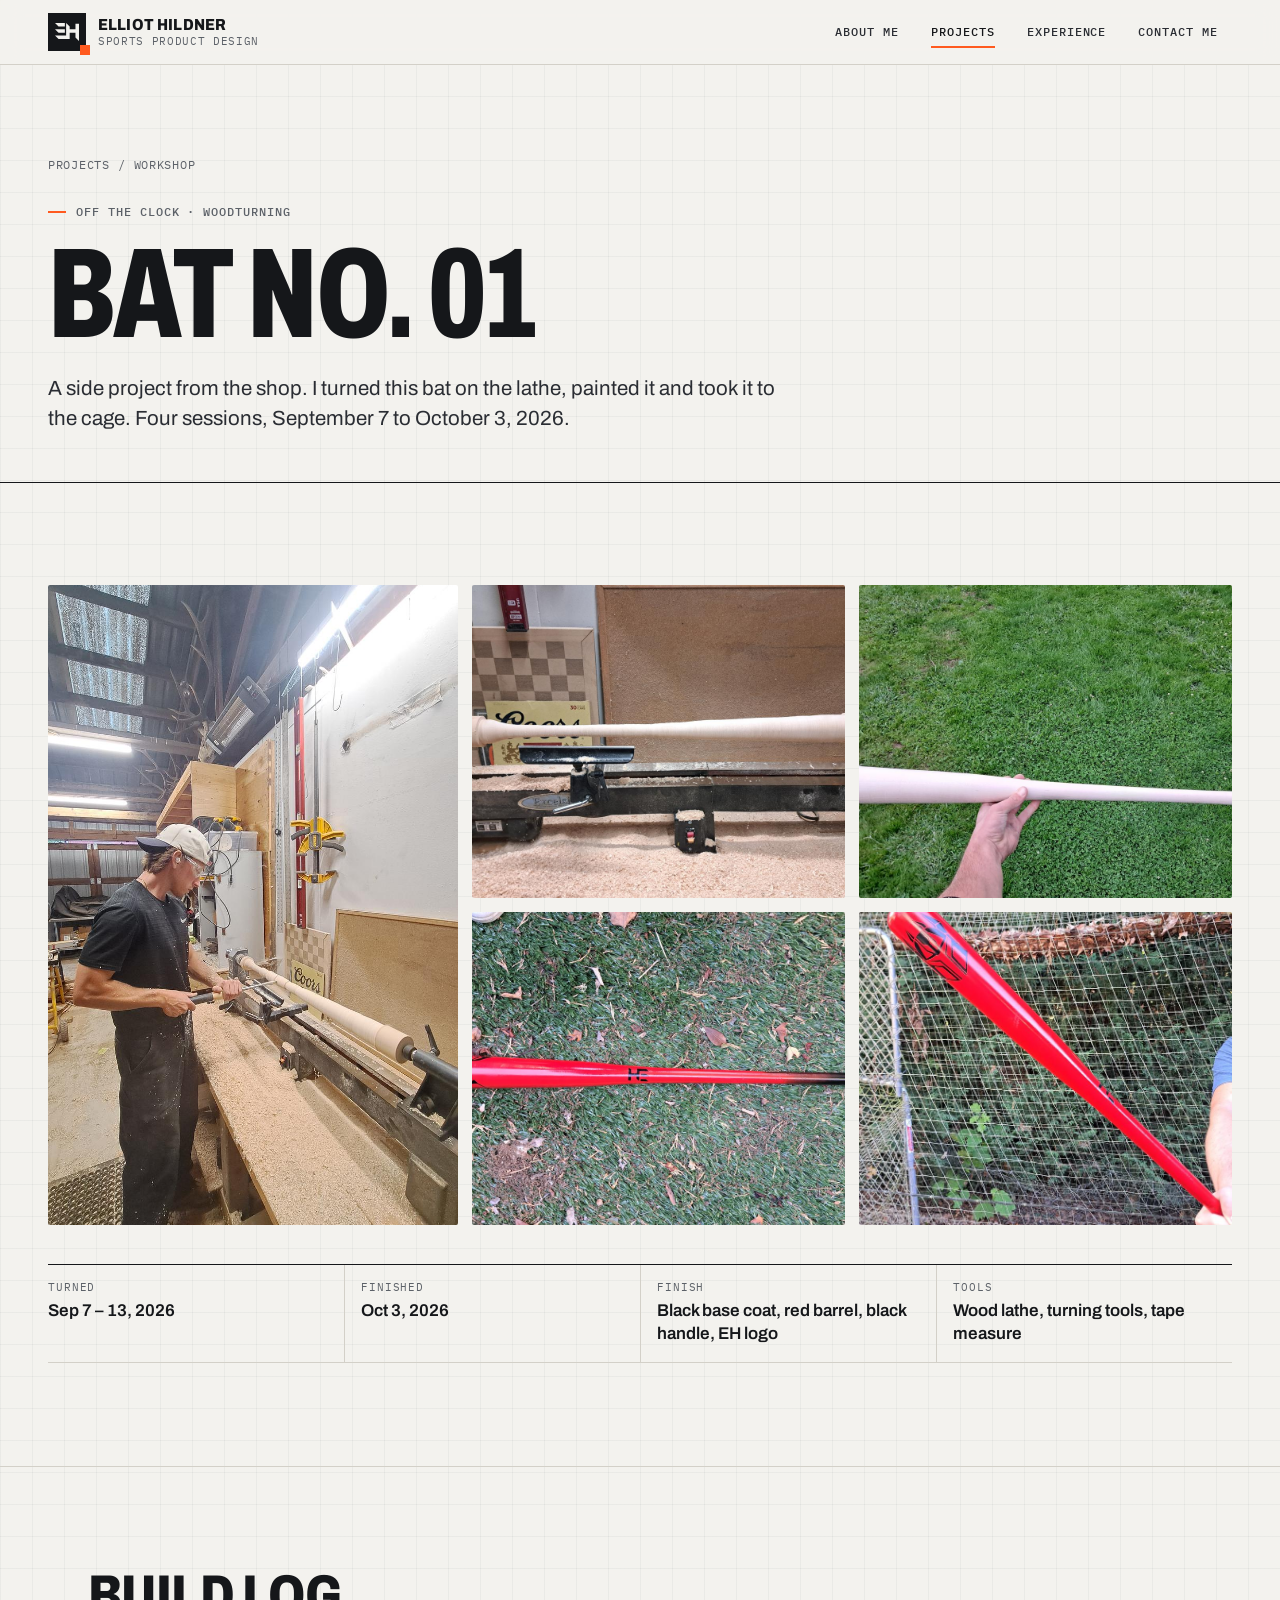
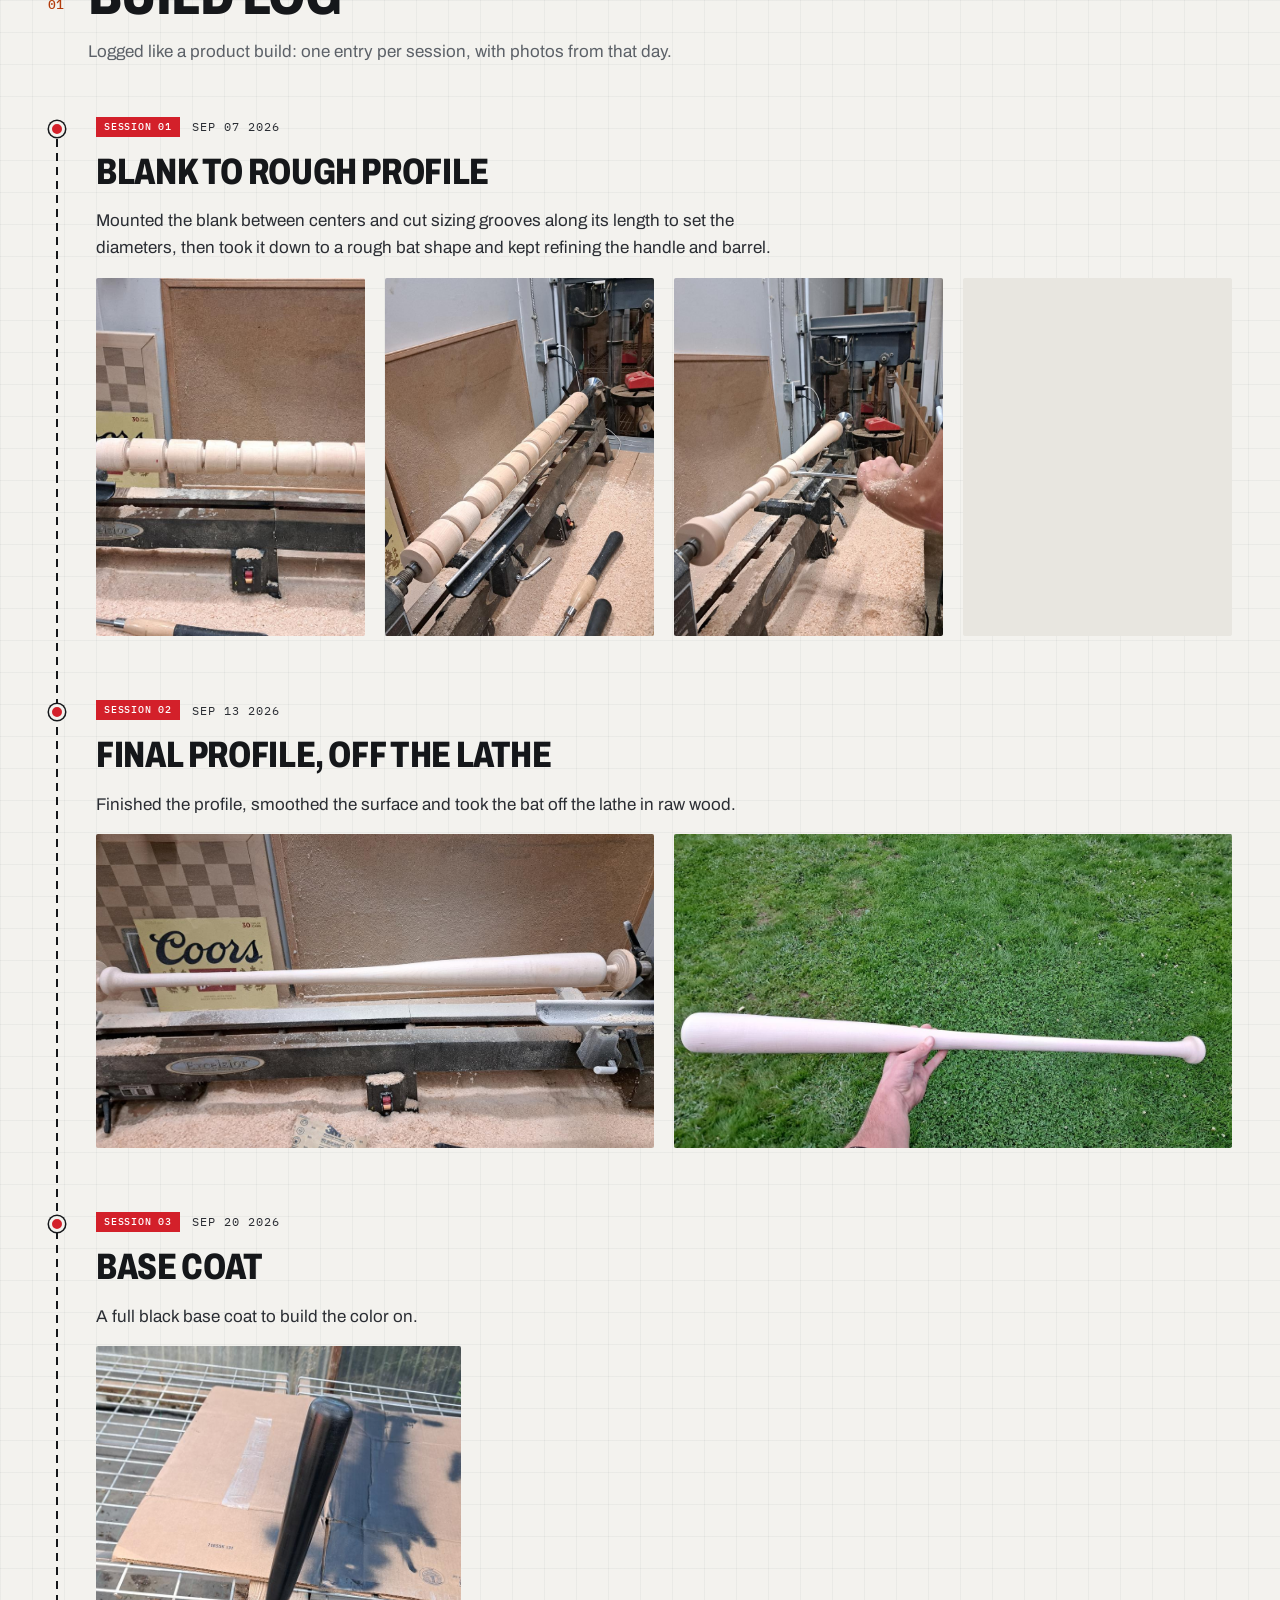
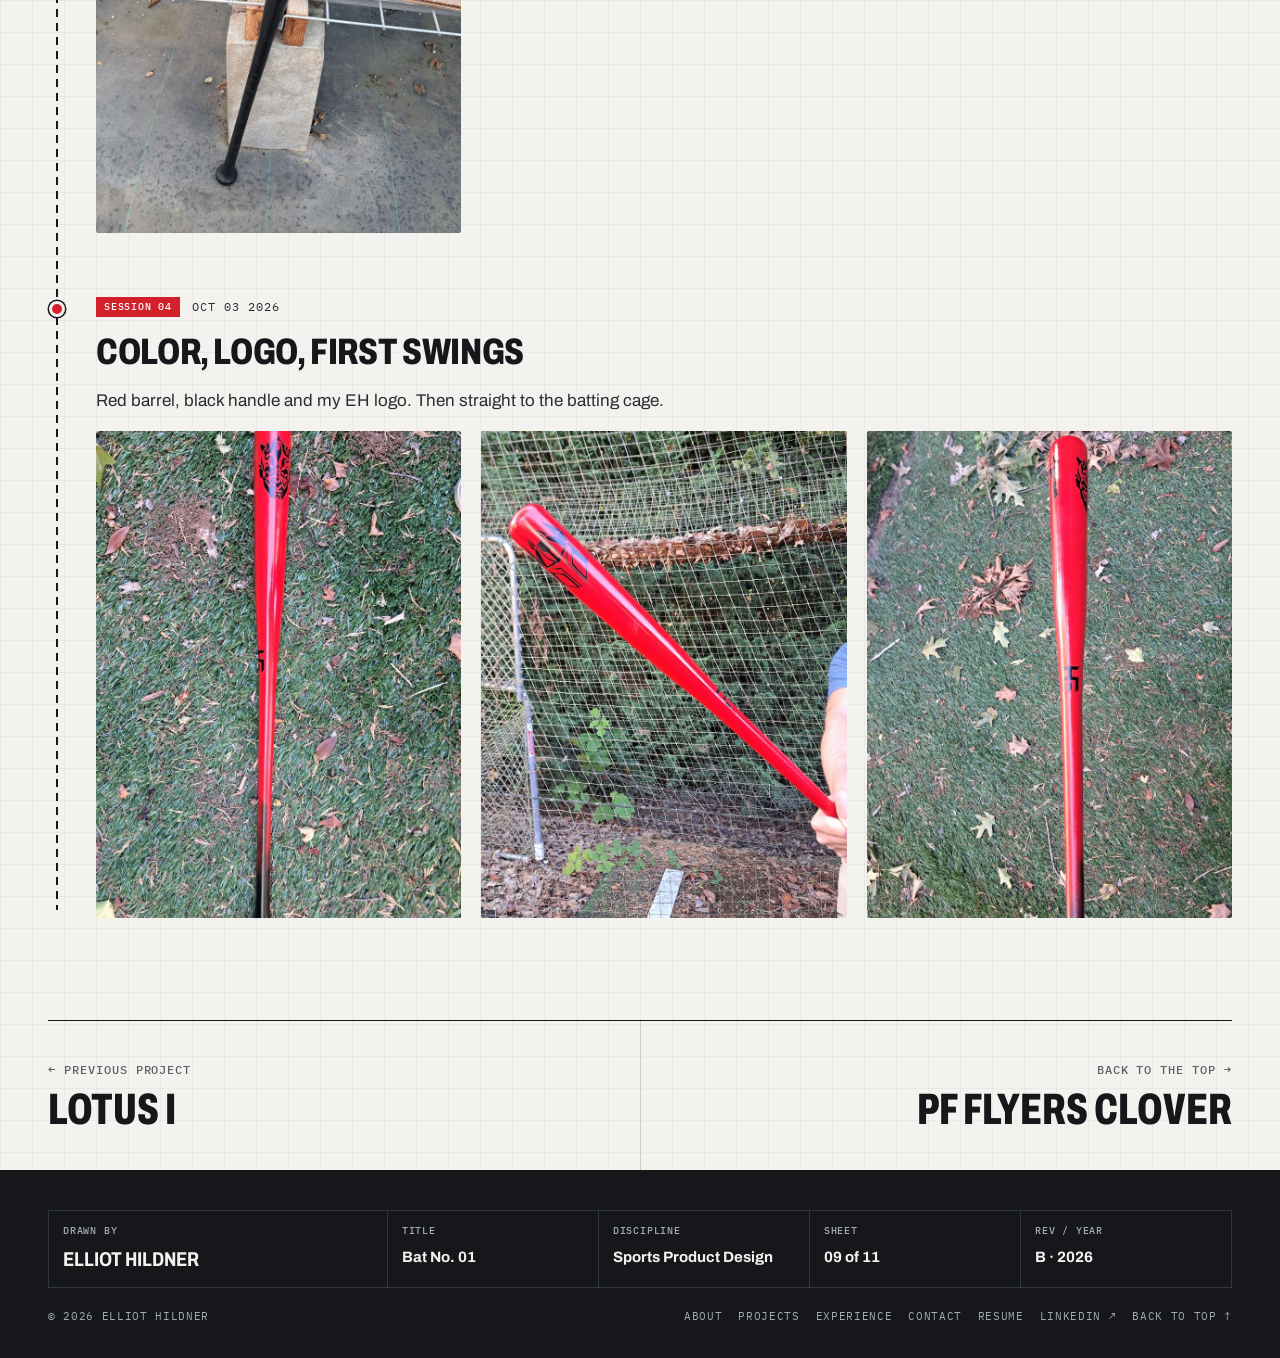
<file: project-workshop.html>
<!DOCTYPE html>
<html lang="en">
<head>
    <meta charset="UTF-8">
    <meta name="viewport" content="width=device-width, initial-scale=1.0">
    <title>Bat No. 01 | Workshop Log | Elliot Hildner</title>
    <meta name="description" content="Workshop log: Elliot Hildner turns a wood baseball bat from a blank on the lathe, paints it red and black with his EH logo, and takes it to the batting cage.">
    <meta name="author" content="Elliot Hildner">
    <meta property="og:title" content="Bat No. 01 | Workshop Log | Elliot Hildner">
    <meta property="og:description" content="Workshop log: Elliot Hildner turns a wood baseball bat from a blank on the lathe, paints it red and black with his EH logo, and takes it to the batting cage.">
    <meta property="og:type" content="website">
    <meta name="theme-color" content="#15171a">
    <script>document.documentElement.classList.add("js");</script>
    <link rel="icon" href="data:image/svg+xml,%3Csvg xmlns='http://www.w3.org/2000/svg' viewBox='0 0 64 64'%3E%3Crect width='64' height='64' fill='%2315171a'/%3E%3Crect x='48' y='48' width='16' height='16' fill='%23ff5a1f'/%3E%3Cpath transform='translate(10 15) scale(0.1186)' fill='%23f3f2ee' d='M0 0H145.5V52H52Z M0 92H145.5V144H52Z M0 184.5H164V0L216.5 52.5V92H302V10H354V265L302 213V144H216.5V236.5H52Z'/%3E%3C/svg%3E">
    <link rel="preconnect" href="https://fonts.googleapis.com">
    <link rel="preconnect" href="https://fonts.gstatic.com" crossorigin>
    <link href="https://fonts.googleapis.com/css2?family=Archivo:ital,wdth,wght@0,62..125,100..900;1,62..125,100..900&family=IBM+Plex+Mono:wght@400;500&display=swap" rel="stylesheet">
    <link rel="stylesheet" href="style.css">
</head>
<body data-cw="workshop">
    <a class="skip-link" href="#main">Skip to content</a>

    <header class="site-header">
        <div class="container">
            <a class="brand" href="index.html">
                <span class="brand-mark" aria-hidden="true"><svg viewBox="0 0 354 265" aria-hidden="true" focusable="false"><path d="M0 0H145.5V52H52Z M0 92H145.5V144H52Z M0 184.5H164V0L216.5 52.5V92H302V10H354V265L302 213V144H216.5V236.5H52Z"/></svg></span>
                <span class="brand-copy">
                    <strong>Elliot Hildner</strong>
                    <span>Sports Product Design</span>
                </span>
            </a>

            <button class="nav-toggle" type="button" aria-expanded="false" aria-controls="site-nav">
                <span class="nav-toggle-bars" aria-hidden="true"><span></span><span></span><span></span></span>
                Menu
            </button>

            <nav id="site-nav" class="site-nav" aria-label="Main">
                <a href="index.html">About Me</a>
                <a href="projects.html">Projects</a>
                <a href="experience.html">Experience</a>
                <a href="contact.html">Contact Me</a>
            </nav>
        </div>
    </header>
    <div class="scroll-progress" aria-hidden="true"><span></span></div>

    <main id="main">

        <section class="page-head">
            <div class="container">
                <ol class="breadcrumb">
                    <li><a href="projects.html">Projects</a></li>
                    <li aria-current="page">Workshop</li>
                </ol>
                <p class="eyebrow">Off the clock &middot; Woodturning</p>
                <h1 class="display">Bat No. 01</h1>
                <p class="lead">A side project from the shop. I turned this bat on the lathe, painted it and took it to the cage. Four sessions, September 7 to October 3, 2026.</p>
            </div>
        </section>

        <section class="section">
            <div class="container">
                <div class="collage" data-gallery>
                    <figure class="media-figure tall"><div class="media-slot"><img src="assets/images/workshop/turning.jpg" alt="Elliot at the lathe shaping the bat" fetchpriority="high" width="787" height="1400" decoding="async"></div></figure>
                    <figure class="media-figure"><div class="media-slot"><img src="assets/images/workshop/profile.jpg" alt="The bat on the lathe with its profile nearly finished" width="1400" height="788" loading="lazy" decoding="async"></div></figure>
                    <figure class="media-figure"><div class="media-slot"><img src="assets/images/workshop/raw.jpg" alt="The sanded, unfinished bat held over grass" width="1400" height="788" loading="lazy" decoding="async"></div></figure>
                    <figure class="media-figure"><div class="media-slot"><img src="assets/images/workshop/finished-flat.jpg" alt="The finished red and black bat lying on grass" width="1400" height="788" loading="lazy" decoding="async"></div></figure>
                    <figure class="media-figure"><div class="media-slot"><img src="assets/images/workshop/cage.jpg" alt="The finished bat held up at the batting cage" width="788" height="1400" loading="lazy" decoding="async"></div></figure>
                </div>

                <dl class="datasheet">
                    <div><dt>Turned</dt><dd>Sep 7 &ndash; 13, 2026</dd></div>
                    <div><dt>Finished</dt><dd>Oct 3, 2026</dd></div>
                    <div><dt>Finish</dt><dd>Black base coat, red barrel, black handle, EH logo</dd></div>
                    <div><dt>Tools</dt><dd>Wood lathe, turning tools, tape measure</dd></div>
                </dl>
            </div>
        </section>

        <section class="section" aria-labelledby="log-title">
            <div class="container">
                <div class="section-head">
                    <span class="section-num">01</span>
                    <h2 id="log-title">Build Log</h2>
                    <p class="section-intro">Logged like a product build: one entry per session, with photos from that day.</p>
                </div>
                <ol class="timeline">
                    <li class="tl-item reveal">
                        <p class="tl-date"><span class="badge">Session 01</span><span>Sep 07 2026</span></p>
                        <h3>Blank to rough profile</h3>
                        <p>Mounted the blank between centers and cut sizing grooves along its length to set the diameters, then took it down to a rough bat shape and kept refining the handle and barrel.</p>
                        <div class="media-grid cols-4" data-gallery>
                            <figure class="media-figure"><div class="media-slot ratio-3x4"><img src="assets/images/workshop/blank.jpg" alt="The blank on the lathe with sizing grooves cut along it" width="1400" height="788" loading="lazy" decoding="async"></div></figure>
                            <figure class="media-figure"><div class="media-slot ratio-3x4"><img src="assets/images/workshop/sizing.jpg" alt="Sizing grooves cut along the blank, with turning tools on the bench" width="788" height="1400" loading="lazy" decoding="async"></div></figure>
                            <figure class="media-figure"><div class="media-slot ratio-3x4"><img src="assets/images/workshop/roughing.jpg" alt="Shaping the handle with a turning tool" width="788" height="1400" loading="lazy" decoding="async"></div></figure>
                            <figure class="media-figure"><div class="media-slot ratio-3x4"><img src="assets/images/workshop/turning-close.jpg" alt="Elliot turning the bat, seen over his shoulder" width="788" height="1400" loading="lazy" decoding="async"></div></figure>
                        </div>
                    </li>
                    <li class="tl-item reveal">
                        <p class="tl-date"><span class="badge">Session 02</span><span>Sep 13 2026</span></p>
                        <h3>Final profile, off the lathe</h3>
                        <p>Finished the profile, smoothed the surface and took the bat off the lathe in raw wood.</p>
                        <div class="media-grid cols-2" data-gallery>
                            <figure class="media-figure"><div class="media-slot ratio-16x9"><img src="assets/images/workshop/turned.jpg" alt="The finished bat profile on the lathe" width="1400" height="788" loading="lazy" decoding="async"></div></figure>
                            <figure class="media-figure"><div class="media-slot ratio-16x9"><img src="assets/images/workshop/raw.jpg" alt="The raw wood bat held over grass" width="1400" height="788" loading="lazy" decoding="async"></div></figure>
                        </div>
                    </li>
                    <li class="tl-item reveal">
                        <p class="tl-date"><span class="badge">Session 03</span><span>Sep 20 2026</span></p>
                        <h3>Base coat</h3>
                        <p>A full black base coat to build the color on.</p>
                        <div class="media-grid cols-3" data-gallery>
                            <figure class="media-figure"><div class="media-slot ratio-3x4"><img src="assets/images/workshop/base-coat.jpg" alt="The bat painted black, standing on a cardboard spray booth" width="788" height="1400" loading="lazy" decoding="async"></div></figure>
                        </div>
                    </li>
                    <li class="tl-item reveal">
                        <p class="tl-date"><span class="badge">Session 04</span><span>Oct 03 2026</span></p>
                        <h3>Color, logo, first swings</h3>
                        <p>Red barrel, black handle and my EH logo. Then straight to the batting cage.</p>
                        <div class="media-grid cols-3" data-gallery>
                            <figure class="media-figure"><div class="media-slot ratio-3x4"><img src="assets/images/workshop/finished.jpg" alt="The finished red bat with a black handle on grass" width="788" height="1400" loading="lazy" decoding="async"></div></figure>
                            <figure class="media-figure"><div class="media-slot ratio-3x4"><img src="assets/images/workshop/cage.jpg" alt="The bat held up at the batting cage" width="788" height="1400" loading="lazy" decoding="async"></div></figure>
                            <figure class="media-figure"><div class="media-slot ratio-3x4"><img src="assets/images/workshop/grip.jpg" alt="Holding the finished bat by the handle" width="788" height="1400" loading="lazy" decoding="async"></div></figure>
                        </div>
                    </li>
                </ol>
            </div>
        </section>

        <div class="container">
        </div>
        <!-- To log another build, copy the <ol class="timeline"> section above, rename it
             Bat No. 02, save its photos as assets/images/workshop/bat-02-*.jpg, and add a
             tile for it on projects.html. -->

        <nav class="container" aria-label="More projects">
            <div class="project-pager">
                <a href="project-midsole.html"><span class="label">&larr; Previous project</span><strong>Lotus I</strong></a>
                <a href="project-shoe.html"><span class="label">Back to the top &rarr;</span><strong>PF Flyers Clover</strong></a>
            </div>
        </nav>
    </main>

    <footer class="site-footer">
        <div class="container">
            <div class="title-block">
                <div class="tb-name"><span class="label">Drawn by</span><strong>Elliot Hildner</strong></div>
                <div><span class="label">Title</span><strong>Bat No. 01</strong></div>
                <div><span class="label">Discipline</span><strong>Sports Product Design</strong></div>
                <div><span class="label">Sheet</span><strong>09 of 11</strong></div>
                <div><span class="label">Rev / Year</span><strong>B &middot; <span data-year>2026</span></strong></div>
            </div>
            <div class="footer-bottom">
                <p>&copy; <span data-year>2026</span> Elliot Hildner</p>
                <nav aria-label="Footer">
                    <a href="index.html">About</a>
                    <a href="projects.html">Projects</a>
                    <a href="experience.html">Experience</a>
                    <a href="contact.html">Contact</a>
                    <a href="assets/docs/Elliot-Hildner-Resume.pdf" download>Resume</a>
                    <a href="https://www.linkedin.com/in/elliot-hildner/" target="_blank" rel="noopener">LinkedIn &nearr;</a>
                    <a href="#main">Back to top &uarr;</a>
                </nav>
            </div>
        </div>
    </footer>

    <script src="script.js"></script>
</body>
</html>
</file>
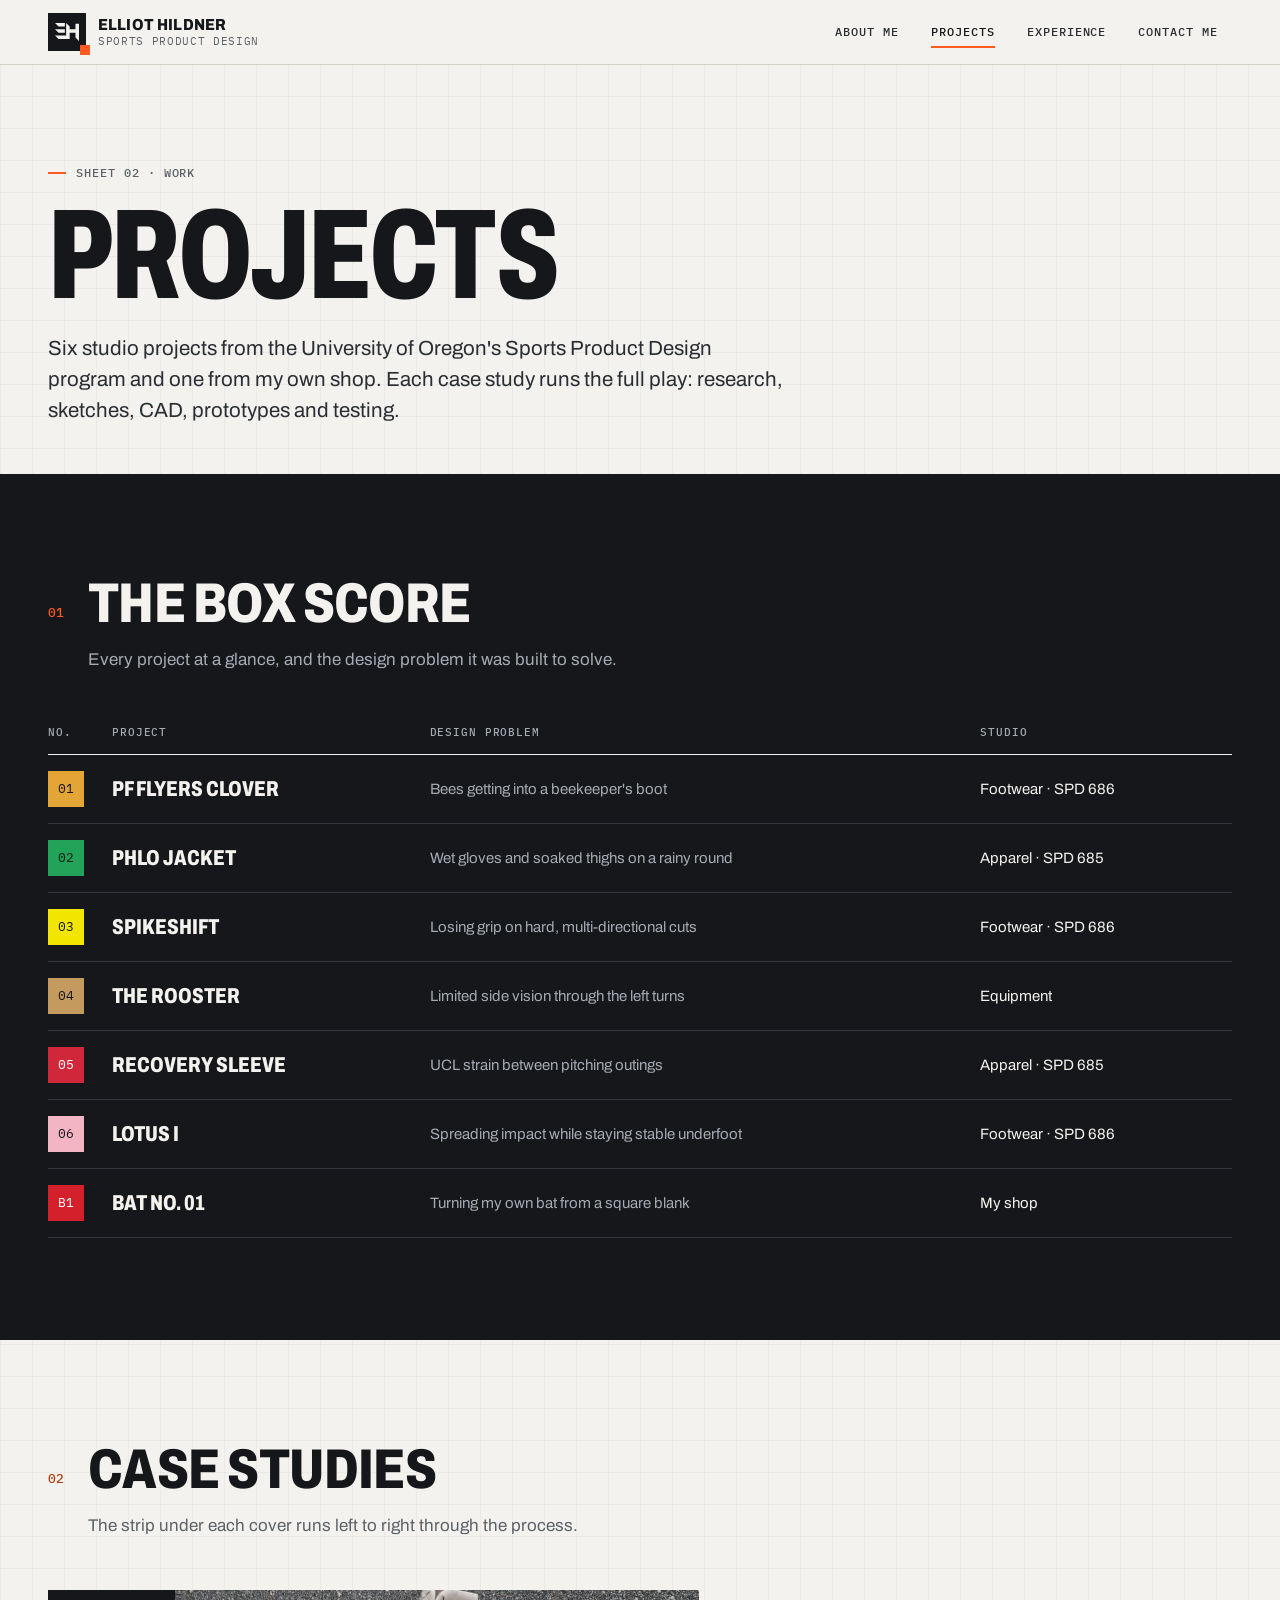
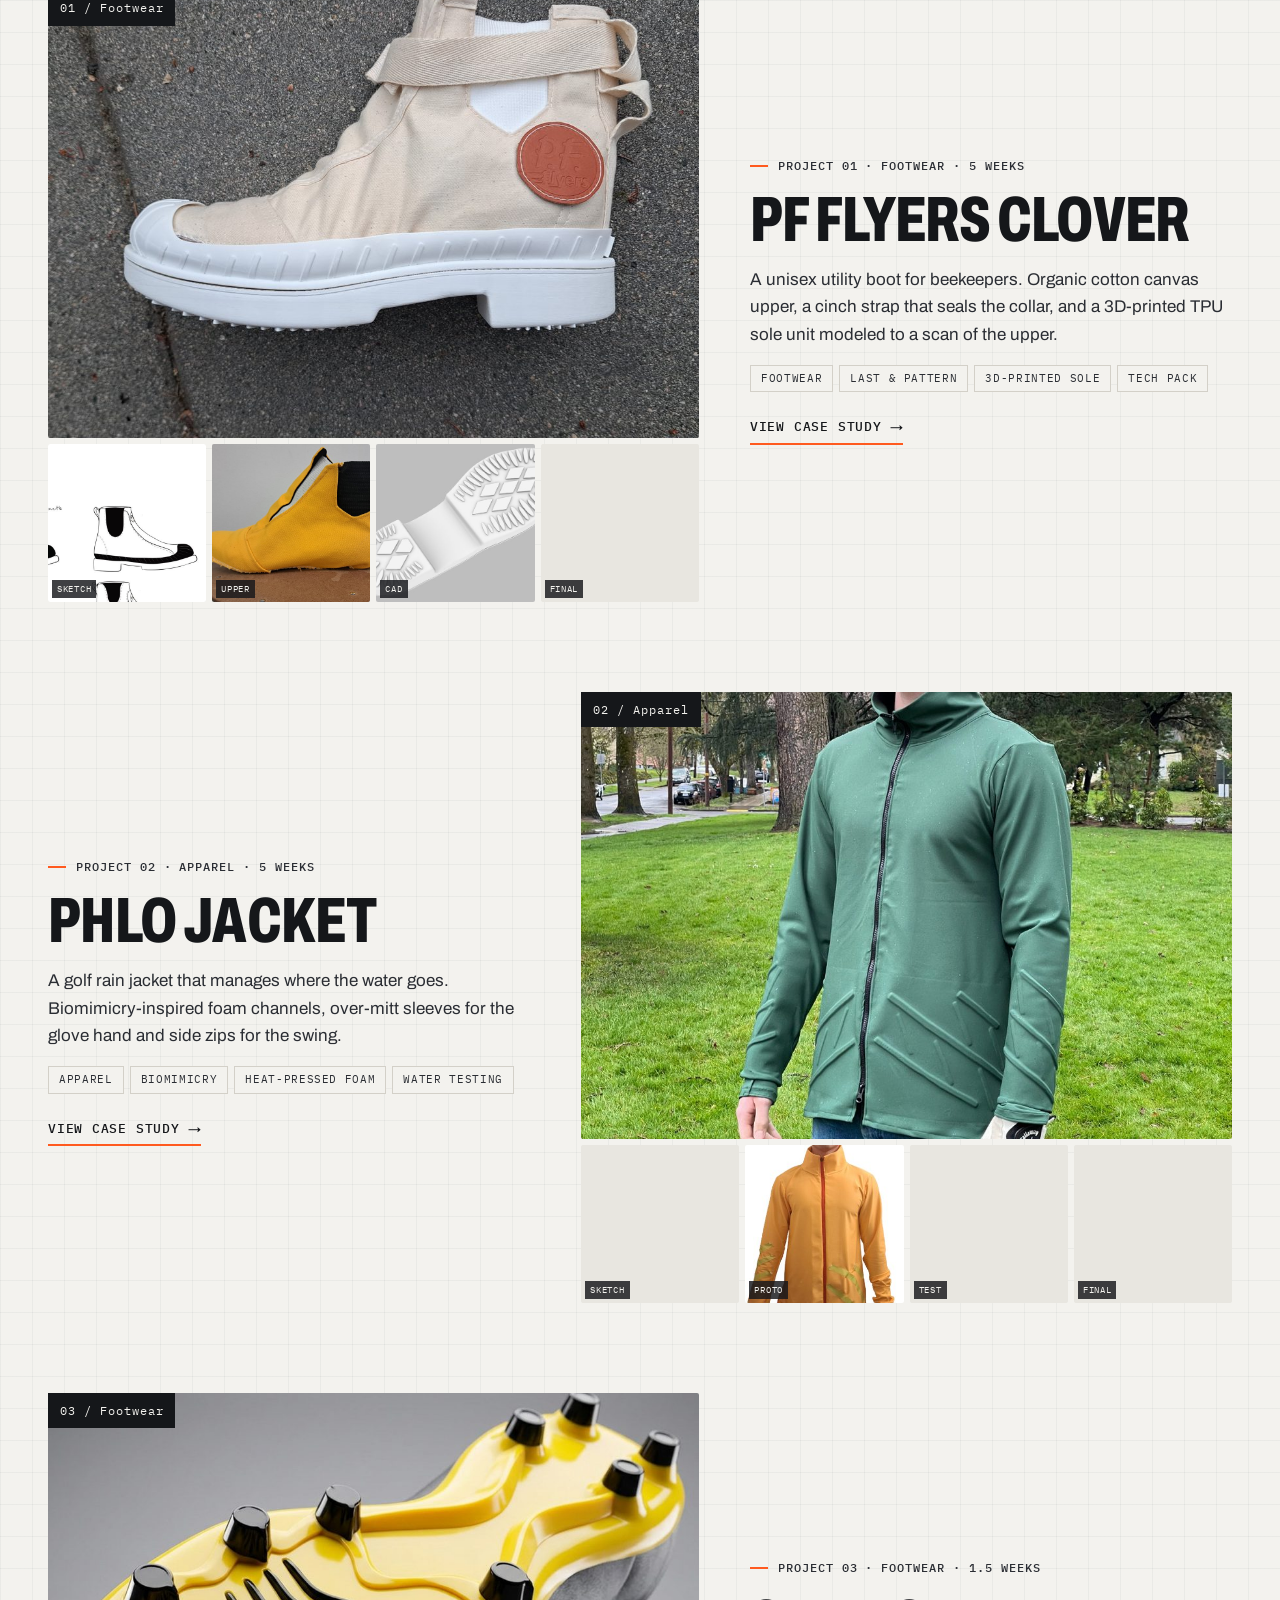
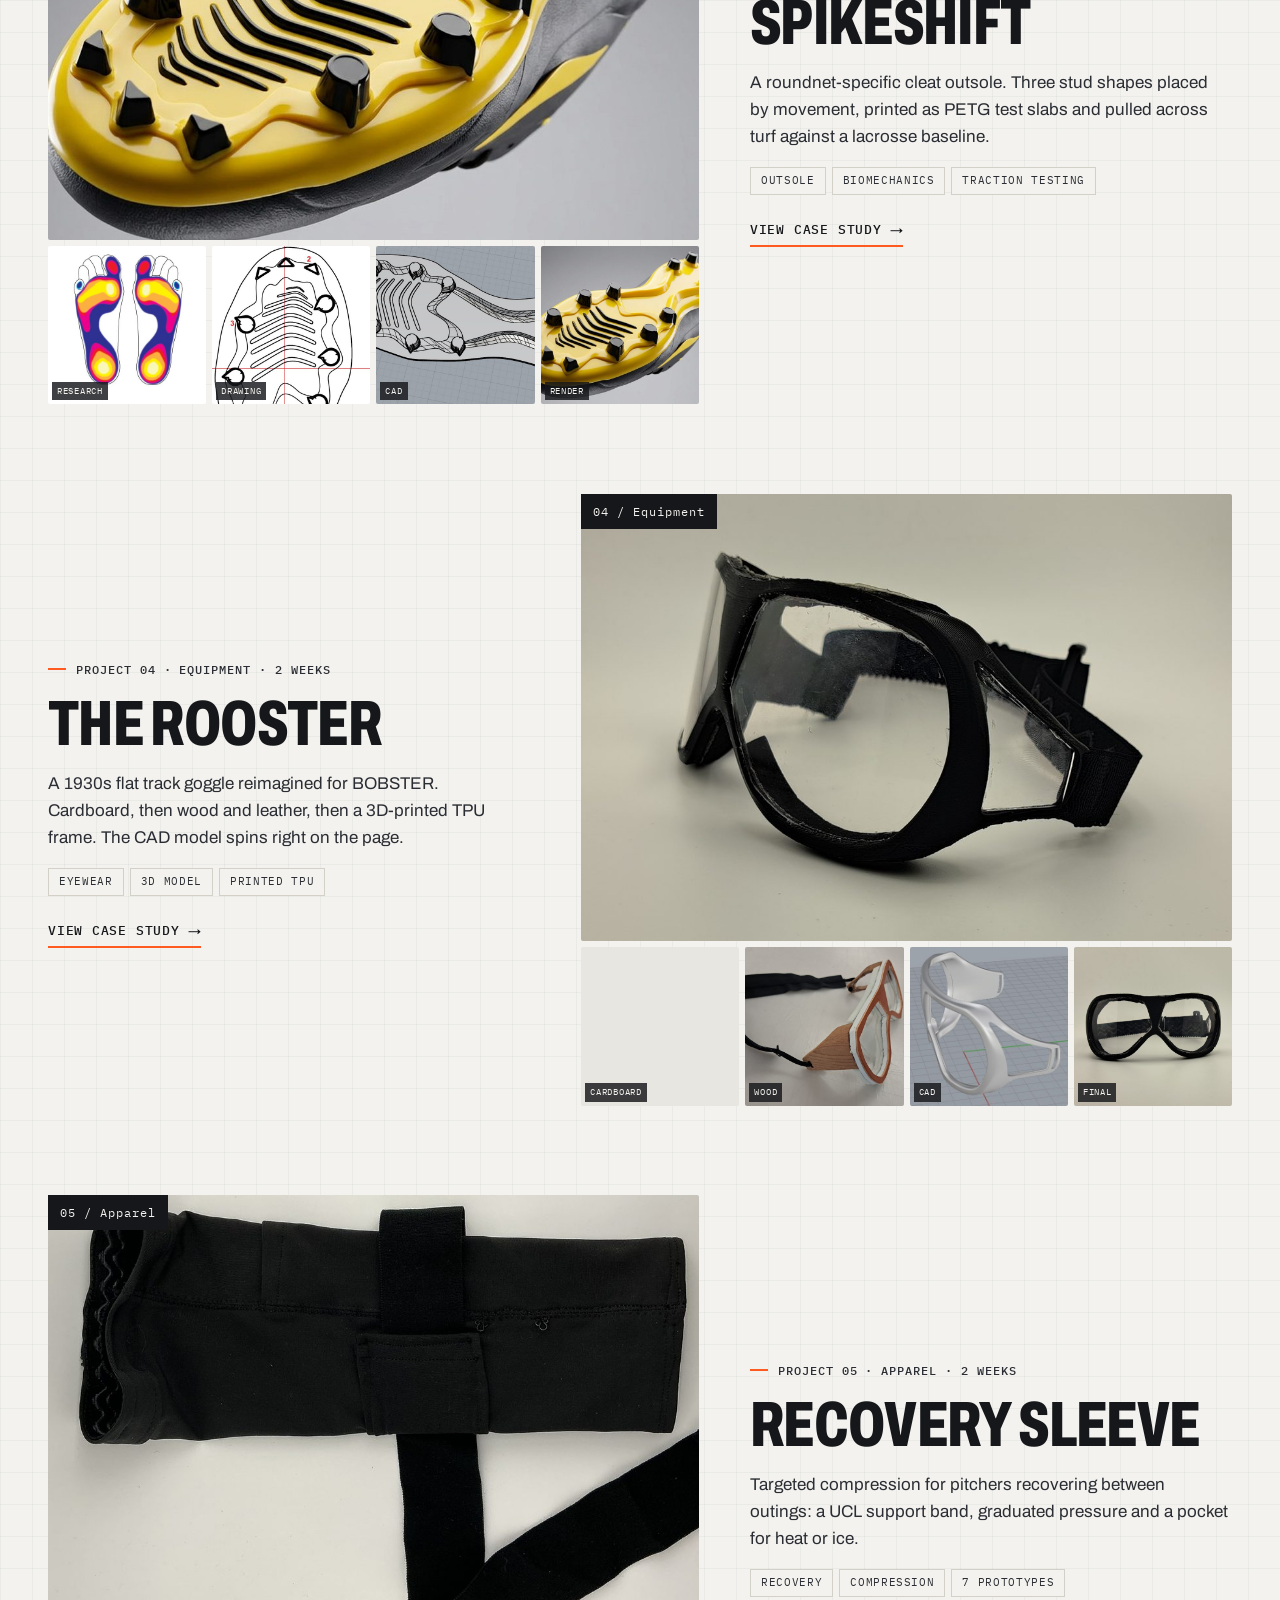
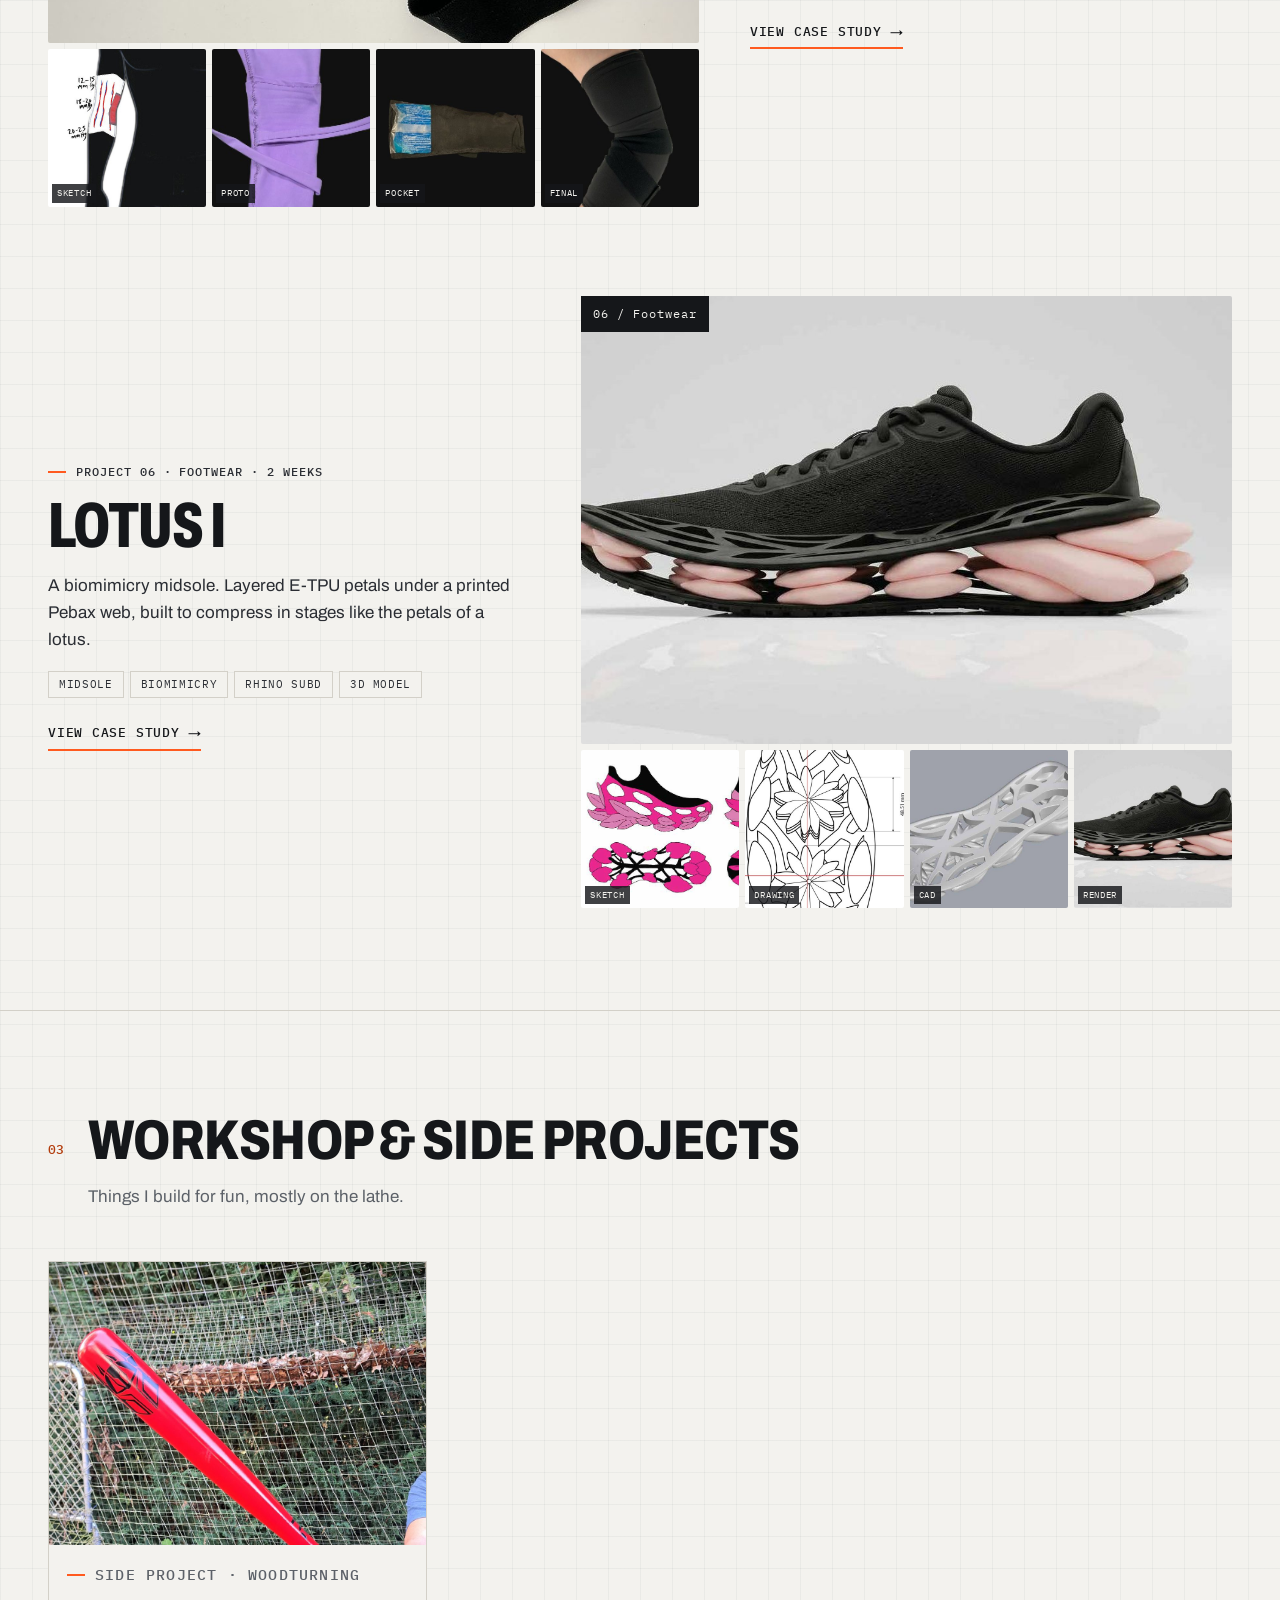
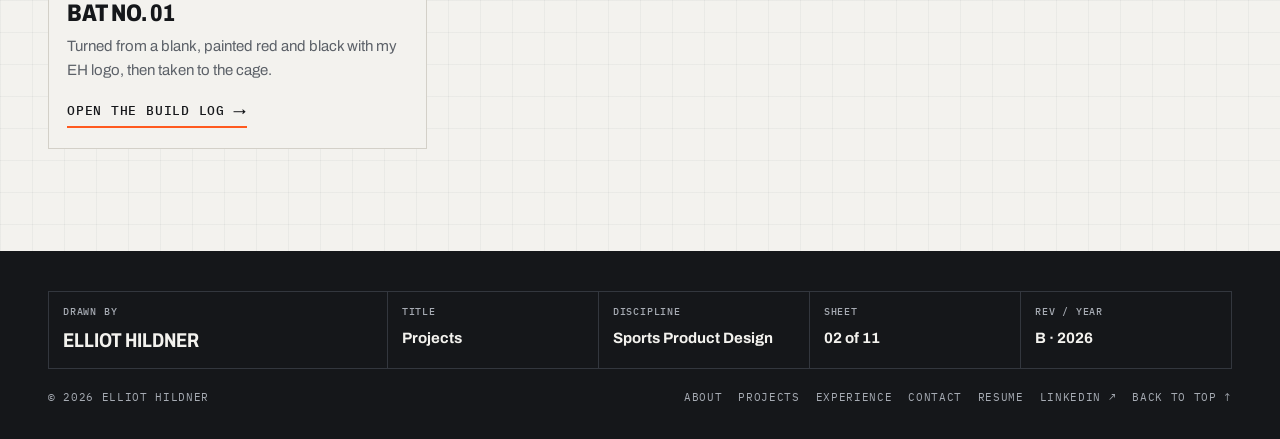
<file: projects.html>
<!DOCTYPE html>
<html lang="en">
<head>
    <meta charset="UTF-8">
    <meta name="viewport" content="width=device-width, initial-scale=1.0">
    <title>Projects | Elliot Hildner</title>
    <meta name="description" content="Sports product design projects by Elliot Hildner: a beekeeping boot, a golf rain jacket, a roundnet cleat outsole, flat track goggles, a pitcher's recovery sleeve and a petal midsole, plus a hand-turned bat.">
    <meta name="author" content="Elliot Hildner">
    <meta property="og:title" content="Projects | Elliot Hildner">
    <meta property="og:description" content="Sports product design projects by Elliot Hildner: a beekeeping boot, a golf rain jacket, a roundnet cleat outsole, flat track goggles, a pitcher's recovery sleeve and a petal midsole, plus a hand-turned bat.">
    <meta property="og:type" content="website">
    <meta name="theme-color" content="#15171a">
    <script>document.documentElement.classList.add("js");</script>
    <link rel="icon" href="data:image/svg+xml,%3Csvg xmlns='http://www.w3.org/2000/svg' viewBox='0 0 64 64'%3E%3Crect width='64' height='64' fill='%2315171a'/%3E%3Crect x='48' y='48' width='16' height='16' fill='%23ff5a1f'/%3E%3Cpath transform='translate(10 15) scale(0.1186)' fill='%23f3f2ee' d='M0 0H145.5V52H52Z M0 92H145.5V144H52Z M0 184.5H164V0L216.5 52.5V92H302V10H354V265L302 213V144H216.5V236.5H52Z'/%3E%3C/svg%3E">
    <link rel="preconnect" href="https://fonts.googleapis.com">
    <link rel="preconnect" href="https://fonts.gstatic.com" crossorigin>
    <link href="https://fonts.googleapis.com/css2?family=Archivo:ital,wdth,wght@0,62..125,100..900;1,62..125,100..900&family=IBM+Plex+Mono:wght@400;500&display=swap" rel="stylesheet">
    <link rel="stylesheet" href="style.css">
</head>
<body>
    <a class="skip-link" href="#main">Skip to content</a>

    <header class="site-header">
        <div class="container">
            <a class="brand" href="index.html">
                <span class="brand-mark" aria-hidden="true"><svg viewBox="0 0 354 265" aria-hidden="true" focusable="false"><path d="M0 0H145.5V52H52Z M0 92H145.5V144H52Z M0 184.5H164V0L216.5 52.5V92H302V10H354V265L302 213V144H216.5V236.5H52Z"/></svg></span>
                <span class="brand-copy">
                    <strong>Elliot Hildner</strong>
                    <span>Sports Product Design</span>
                </span>
            </a>

            <button class="nav-toggle" type="button" aria-expanded="false" aria-controls="site-nav">
                <span class="nav-toggle-bars" aria-hidden="true"><span></span><span></span><span></span></span>
                Menu
            </button>

            <nav id="site-nav" class="site-nav" aria-label="Main">
                <a href="index.html">About Me</a>
                <a href="projects.html">Projects</a>
                <a href="experience.html">Experience</a>
                <a href="contact.html">Contact Me</a>
            </nav>
        </div>
    </header>

    <main id="main">

        <section class="page-head">
            <div class="container">
                <p class="eyebrow">Sheet 02 &middot; Work</p>
                <h1 class="display">Projects</h1>
                <p class="lead">Six studio projects from the University of Oregon's Sports Product Design program and one from my own shop. Each case study runs the full play: research, sketches, CAD, prototypes and testing.</p>
            </div>
        </section>

        <section class="section section-dark" aria-labelledby="box-title">
            <div class="container">
                <div class="section-head">
                    <span class="section-num">01</span>
                    <h2 id="box-title">The Box Score</h2>
                    <p class="section-intro">Every project at a glance, and the design problem it was built to solve.</p>
                </div>
                <div class="table-scroll reveal" tabindex="0" role="region" aria-label="Project box score">
                    <table class="schedule">
                        <thead>
                            <tr><th scope="col">No.</th><th scope="col">Project</th><th scope="col">Design problem</th><th scope="col">Studio</th></tr>
                        </thead>
                        <tbody>
                            <tr data-cw="shoe"><td class="sched-no"><span>01</span></td><th scope="row"><a href="project-shoe.html">PF Flyers Clover</a></th><td class="sched-vs">Bees getting into a beekeeper's boot</td><td>Footwear &middot; SPD 686</td></tr>
                            <tr data-cw="jacket"><td class="sched-no"><span>02</span></td><th scope="row"><a href="project-jacket.html">PHLO Jacket</a></th><td class="sched-vs">Wet gloves and soaked thighs on a rainy round</td><td>Apparel &middot; SPD 685</td></tr>
                            <tr data-cw="spikeshift"><td class="sched-no"><span>03</span></td><th scope="row"><a href="project-spikeshift.html">SpikeShift</a></th><td class="sched-vs">Losing grip on hard, multi-directional cuts</td><td>Footwear &middot; SPD 686</td></tr>
                            <tr data-cw="goggles"><td class="sched-no"><span>04</span></td><th scope="row"><a href="project-goggles.html">The Rooster</a></th><td class="sched-vs">Limited side vision through the left turns</td><td>Equipment</td></tr>
                            <tr data-cw="sleeve"><td class="sched-no"><span>05</span></td><th scope="row"><a href="project-sleeve.html">Recovery Sleeve</a></th><td class="sched-vs">UCL strain between pitching outings</td><td>Apparel &middot; SPD 685</td></tr>
                            <tr data-cw="midsole"><td class="sched-no"><span>06</span></td><th scope="row"><a href="project-midsole.html">Lotus I</a></th><td class="sched-vs">Spreading impact while staying stable underfoot</td><td>Footwear &middot; SPD 686</td></tr>
                            <tr data-cw="workshop"><td class="sched-no"><span>B1</span></td><th scope="row"><a href="project-workshop.html">Bat No. 01</a></th><td class="sched-vs">Turning my own bat from a square blank</td><td>My shop</td></tr>
                        </tbody>
                    </table>
                </div>
            </div>
        </section>

        <section class="section" aria-labelledby="main-projects-title">
            <div class="container">
                <div class="section-head">
                    <span class="section-num">02</span>
                    <h2 id="main-projects-title">Case Studies</h2>
                    <p class="section-intro">The strip under each cover runs left to right through the process.</p>
                </div>
                <div class="project-list">
                    <article class="project-card reveal" data-cw="shoe">
                        <a class="project-card-media" href="project-shoe.html" tabindex="-1" aria-hidden="true">
                            <span class="project-card-num">01 / Footwear</span>
                            <div class="media-slot"><img src="assets/images/shoe/cover.jpg" alt="" width="1000" height="750" loading="lazy" decoding="async"></div>
                            <div class="filmstrip">
                                <div class="media-slot"><img src="assets/images/shoe/strip-1.jpg" alt="" width="520" height="520" loading="lazy" decoding="async"><span class="strip-tag">Sketch</span></div>
                                <div class="media-slot"><img src="assets/images/shoe/strip-2.jpg" alt="" width="520" height="520" loading="lazy" decoding="async"><span class="strip-tag">Upper</span></div>
                                <div class="media-slot"><img src="assets/images/shoe/strip-3.jpg" alt="" width="427" height="427" loading="lazy" decoding="async"><span class="strip-tag">CAD</span></div>
                                <div class="media-slot"><img src="assets/images/shoe/strip-4.jpg" alt="" width="520" height="520" loading="lazy" decoding="async"><span class="strip-tag">Final</span></div>
                            </div>
                        </a>
                        <div class="project-card-body">
                            <p class="eyebrow">Project 01 &middot; Footwear &middot; 5 weeks</p>
                            <h3><a href="project-shoe.html">PF Flyers Clover</a></h3>
                            <p>A unisex utility boot for beekeepers. Organic cotton canvas upper, a cinch strap that seals the collar, and a 3D-printed TPU sole unit modeled to a scan of the upper.</p>
                            <ul class="tag-row">
                                <li>Footwear</li><li>Last &amp; pattern</li><li>3D-printed sole</li><li>Tech pack</li>
                            </ul>
                            <a class="text-link" href="project-shoe.html">View case study</a>
                        </div>
                    </article>
                    <article class="project-card reveal" data-cw="jacket">
                        <a class="project-card-media" href="project-jacket.html" tabindex="-1" aria-hidden="true">
                            <span class="project-card-num">02 / Apparel</span>
                            <div class="media-slot"><img src="assets/images/jacket/cover.jpg" alt="" width="1000" height="750" loading="lazy" decoding="async"></div>
                            <div class="filmstrip">
                                <div class="media-slot"><img src="assets/images/jacket/strip-1.jpg" alt="" width="520" height="520" loading="lazy" decoding="async"><span class="strip-tag">Sketch</span></div>
                                <div class="media-slot"><img src="assets/images/jacket/strip-2.jpg" alt="" width="303" height="303" loading="lazy" decoding="async"><span class="strip-tag">Proto</span></div>
                                <div class="media-slot"><img src="assets/images/jacket/strip-3.jpg" alt="" width="520" height="520" loading="lazy" decoding="async"><span class="strip-tag">Test</span></div>
                                <div class="media-slot"><img src="assets/images/jacket/strip-4.jpg" alt="" width="520" height="520" loading="lazy" decoding="async"><span class="strip-tag">Final</span></div>
                            </div>
                        </a>
                        <div class="project-card-body">
                            <p class="eyebrow">Project 02 &middot; Apparel &middot; 5 weeks</p>
                            <h3><a href="project-jacket.html">PHLO Jacket</a></h3>
                            <p>A golf rain jacket that manages where the water goes. Biomimicry-inspired foam channels, over-mitt sleeves for the glove hand and side zips for the swing.</p>
                            <ul class="tag-row">
                                <li>Apparel</li><li>Biomimicry</li><li>Heat-pressed foam</li><li>Water testing</li>
                            </ul>
                            <a class="text-link" href="project-jacket.html">View case study</a>
                        </div>
                    </article>
                    <article class="project-card reveal" data-cw="spikeshift">
                        <a class="project-card-media" href="project-spikeshift.html" tabindex="-1" aria-hidden="true">
                            <span class="project-card-num">03 / Footwear</span>
                            <div class="media-slot"><img src="assets/images/spikeshift/cover.jpg" alt="" width="1000" height="750" loading="lazy" decoding="async"></div>
                            <div class="filmstrip">
                                <div class="media-slot"><img src="assets/images/spikeshift/strip-1.jpg" alt="" width="466" height="466" loading="lazy" decoding="async"><span class="strip-tag">Research</span></div>
                                <div class="media-slot"><img src="assets/images/spikeshift/strip-2.jpg" alt="" width="520" height="520" loading="lazy" decoding="async"><span class="strip-tag">Drawing</span></div>
                                <div class="media-slot"><img src="assets/images/spikeshift/strip-3.jpg" alt="" width="520" height="520" loading="lazy" decoding="async"><span class="strip-tag">CAD</span></div>
                                <div class="media-slot"><img src="assets/images/spikeshift/strip-4.jpg" alt="" width="520" height="520" loading="lazy" decoding="async"><span class="strip-tag">Render</span></div>
                            </div>
                        </a>
                        <div class="project-card-body">
                            <p class="eyebrow">Project 03 &middot; Footwear &middot; 1.5 weeks</p>
                            <h3><a href="project-spikeshift.html">SpikeShift</a></h3>
                            <p>A roundnet-specific cleat outsole. Three stud shapes placed by movement, printed as PETG test slabs and pulled across turf against a lacrosse baseline.</p>
                            <ul class="tag-row">
                                <li>Outsole</li><li>Biomechanics</li><li>Traction testing</li>
                            </ul>
                            <a class="text-link" href="project-spikeshift.html">View case study</a>
                        </div>
                    </article>
                    <article class="project-card reveal" data-cw="goggles">
                        <a class="project-card-media" href="project-goggles.html" tabindex="-1" aria-hidden="true">
                            <span class="project-card-num">04 / Equipment</span>
                            <div class="media-slot"><img src="assets/images/goggles/cover.jpg" alt="" width="1000" height="749" loading="lazy" decoding="async"></div>
                            <div class="filmstrip">
                                <div class="media-slot"><img src="assets/images/goggles/strip-1.jpg" alt="" width="520" height="520" loading="lazy" decoding="async"><span class="strip-tag">Cardboard</span></div>
                                <div class="media-slot"><img src="assets/images/goggles/strip-2.jpg" alt="" width="520" height="520" loading="lazy" decoding="async"><span class="strip-tag">Wood</span></div>
                                <div class="media-slot"><img src="assets/images/goggles/strip-3.jpg" alt="" width="362" height="362" loading="lazy" decoding="async"><span class="strip-tag">CAD</span></div>
                                <div class="media-slot"><img src="assets/images/goggles/strip-4.jpg" alt="" width="520" height="520" loading="lazy" decoding="async"><span class="strip-tag">Final</span></div>
                            </div>
                        </a>
                        <div class="project-card-body">
                            <p class="eyebrow">Project 04 &middot; Equipment &middot; 2 weeks</p>
                            <h3><a href="project-goggles.html">The Rooster</a></h3>
                            <p>A 1930s flat track goggle reimagined for BOBSTER. Cardboard, then wood and leather, then a 3D-printed TPU frame. The CAD model spins right on the page.</p>
                            <ul class="tag-row">
                                <li>Eyewear</li><li>3D model</li><li>Printed TPU</li>
                            </ul>
                            <a class="text-link" href="project-goggles.html">View case study</a>
                        </div>
                    </article>
                    <article class="project-card reveal" data-cw="sleeve">
                        <a class="project-card-media" href="project-sleeve.html" tabindex="-1" aria-hidden="true">
                            <span class="project-card-num">05 / Apparel</span>
                            <div class="media-slot"><img src="assets/images/sleeve/cover.jpg" alt="" width="1000" height="750" loading="lazy" decoding="async"></div>
                            <div class="filmstrip">
                                <div class="media-slot"><img src="assets/images/sleeve/strip-1.jpg" alt="" width="520" height="520" loading="lazy" decoding="async"><span class="strip-tag">Sketch</span></div>
                                <div class="media-slot"><img src="assets/images/sleeve/strip-2.jpg" alt="" width="361" height="361" loading="lazy" decoding="async"><span class="strip-tag">Proto</span></div>
                                <div class="media-slot"><img src="assets/images/sleeve/strip-3.jpg" alt="" width="433" height="433" loading="lazy" decoding="async"><span class="strip-tag">Pocket</span></div>
                                <div class="media-slot"><img src="assets/images/sleeve/strip-4.jpg" alt="" width="402" height="402" loading="lazy" decoding="async"><span class="strip-tag">Final</span></div>
                            </div>
                        </a>
                        <div class="project-card-body">
                            <p class="eyebrow">Project 05 &middot; Apparel &middot; 2 weeks</p>
                            <h3><a href="project-sleeve.html">Recovery Sleeve</a></h3>
                            <p>Targeted compression for pitchers recovering between outings: a UCL support band, graduated pressure and a pocket for heat or ice.</p>
                            <ul class="tag-row">
                                <li>Recovery</li><li>Compression</li><li>7 prototypes</li>
                            </ul>
                            <a class="text-link" href="project-sleeve.html">View case study</a>
                        </div>
                    </article>
                    <article class="project-card reveal" data-cw="midsole">
                        <a class="project-card-media" href="project-midsole.html" tabindex="-1" aria-hidden="true">
                            <span class="project-card-num">06 / Footwear</span>
                            <div class="media-slot"><img src="assets/images/midsole/cover.jpg" alt="" width="1000" height="750" loading="lazy" decoding="async"></div>
                            <div class="filmstrip">
                                <div class="media-slot"><img src="assets/images/midsole/strip-1.jpg" alt="" width="445" height="445" loading="lazy" decoding="async"><span class="strip-tag">Sketch</span></div>
                                <div class="media-slot"><img src="assets/images/midsole/strip-2.jpg" alt="" width="520" height="520" loading="lazy" decoding="async"><span class="strip-tag">Drawing</span></div>
                                <div class="media-slot"><img src="assets/images/midsole/strip-3.jpg" alt="" width="520" height="520" loading="lazy" decoding="async"><span class="strip-tag">CAD</span></div>
                                <div class="media-slot"><img src="assets/images/midsole/strip-4.jpg" alt="" width="520" height="520" loading="lazy" decoding="async"><span class="strip-tag">Render</span></div>
                            </div>
                        </a>
                        <div class="project-card-body">
                            <p class="eyebrow">Project 06 &middot; Footwear &middot; 2 weeks</p>
                            <h3><a href="project-midsole.html">Lotus I</a></h3>
                            <p>A biomimicry midsole. Layered E-TPU petals under a printed Pebax web, built to compress in stages like the petals of a lotus.</p>
                            <ul class="tag-row">
                                <li>Midsole</li><li>Biomimicry</li><li>Rhino SubD</li><li>3D model</li>
                            </ul>
                            <a class="text-link" href="project-midsole.html">View case study</a>
                        </div>
                    </article>
                </div>
            </div>
        </section>

        <section class="section" id="side-projects" aria-labelledby="side-title">
            <div class="container">
                <div class="section-head">
                    <span class="section-num">03</span>
                    <h2 id="side-title">Workshop &amp; Side Projects</h2>
                    <p class="section-intro">Things I build for fun, mostly on the lathe.</p>
                </div>
                <div class="side-grid">
                    <a class="side-tile reveal" href="project-workshop.html" data-cw="workshop">
                        <div class="media-slot"><img src="assets/images/workshop/cover.jpg" alt="The finished red and black bat at the batting cage" width="1000" height="750" loading="lazy" decoding="async"></div>
                        <div class="side-tile-body">
                            <p class="eyebrow">Side project &middot; Woodturning</p>
                            <h3>Bat No. 01</h3>
                            <p>Turned from a blank, painted red and black with my EH logo, then taken to the cage.</p>
                            <span class="text-link">Open the build log</span>
                        </div>
                    </a>
                </div>
            </div>
        </section>
    </main>

    <footer class="site-footer">
        <div class="container">
            <div class="title-block">
                <div class="tb-name"><span class="label">Drawn by</span><strong>Elliot Hildner</strong></div>
                <div><span class="label">Title</span><strong>Projects</strong></div>
                <div><span class="label">Discipline</span><strong>Sports Product Design</strong></div>
                <div><span class="label">Sheet</span><strong>02 of 11</strong></div>
                <div><span class="label">Rev / Year</span><strong>B &middot; <span data-year>2026</span></strong></div>
            </div>
            <div class="footer-bottom">
                <p>&copy; <span data-year>2026</span> Elliot Hildner</p>
                <nav aria-label="Footer">
                    <a href="index.html">About</a>
                    <a href="projects.html">Projects</a>
                    <a href="experience.html">Experience</a>
                    <a href="contact.html">Contact</a>
                    <a href="assets/docs/Elliot-Hildner-Resume.pdf" download>Resume</a>
                    <a href="https://www.linkedin.com/in/elliot-hildner/" target="_blank" rel="noopener">LinkedIn &nearr;</a>
                    <a href="#main">Back to top &uarr;</a>
                </nav>
            </div>
        </div>
    </footer>

    <script src="script.js"></script>
</body>
</html>
</file>
<file: style.css>
/* ==========================================================================
   Elliot Hildner — Sports Product Design Portfolio
   Direction: technical datasheet meets athletic product launch.
   Paper + graphite base, one signal-orange accent, engineering blue for
   annotations only. Archivo (variable width) + IBM Plex Mono.
   ========================================================================== */

:root {
    --paper: #f3f2ee;
    --paper-2: #e8e6e0;
    --paper-3: #dedbd3;
    --ink: #15171a;
    --ink-2: #2a2d33;
    --steel: #5c6168;
    --rule: #d3d0c8;
    --accent: #ff5a1f;
    --accent-ink: #b33c0c;
    --blue: #2f6fa3;
    --on-dark: #f3f2ee;
    --on-dark-muted: #a6abb3;
    --dark-rule: #33373e;

    --font-sans: "Archivo", "Helvetica Neue", Arial, sans-serif;
    --font-mono: "IBM Plex Mono", ui-monospace, "SFMono-Regular", Menlo, monospace;

    --max-width: 1280px;
    --gutter: clamp(16px, 4vw, 48px);
    --radius: 2px;
    --header-h: 64px;
}

*,
*::before,
*::after {
    box-sizing: border-box;
}

html {
    scroll-behavior: smooth;
    scroll-padding-top: calc(var(--header-h) + 16px);
    -webkit-text-size-adjust: 100%;
}

@media (prefers-reduced-motion: reduce) {
    html {
        scroll-behavior: auto;
    }

    *,
    *::before,
    *::after {
        animation-duration: 0.01ms !important;
        transition-duration: 0.01ms !important;
    }
}

body {
    margin: 0;
    min-height: 100vh;
    font-family: var(--font-sans);
    font-size: 1.0625rem;
    line-height: 1.6;
    color: var(--ink);
    background-color: var(--paper);
    background-image:
        linear-gradient(90deg, rgba(21, 23, 26, 0.04) 1px, transparent 1px),
        linear-gradient(rgba(21, 23, 26, 0.04) 1px, transparent 1px);
    background-size: 32px 32px;
    -webkit-font-smoothing: antialiased;
}

img {
    display: block;
    max-width: 100%;
    height: auto;
}

a {
    color: inherit;
}

button,
input,
textarea {
    font: inherit;
    color: inherit;
}

/* Graphite ring on light surfaces (orange is too faint on paper and invisible
   on orange fills); orange on dark surfaces where it has 5.8:1 contrast. */
:focus-visible {
    outline: 2px solid var(--ink);
    outline-offset: 3px;
}

.section-dark :focus-visible,
.site-footer :focus-visible,
.viewer-shell :focus-visible,
.lightbox :focus-visible {
    outline-color: var(--accent);
}

::selection {
    background: var(--accent);
    color: var(--ink);
}

.skip-link {
    position: absolute;
    left: 16px;
    top: -100px;
    z-index: 100;
    padding: 10px 16px;
    background: var(--ink);
    color: var(--on-dark);
    font-family: var(--font-mono);
    font-size: 0.8125rem;
    text-decoration: none;
}

.skip-link:focus {
    top: 12px;
}

.container {
    width: 100%;
    max-width: var(--max-width);
    margin: 0 auto;
    padding: 0 var(--gutter);
}

/* ---------- Type primitives ---------- */

h1,
h2,
h3,
h4 {
    margin: 0;
    font-weight: 800;
    line-height: 1.05;
    letter-spacing: -0.01em;
    text-wrap: balance;
}

p {
    margin: 0 0 1em;
}

.mono,
.eyebrow,
.label {
    font-family: var(--font-mono);
    font-size: 0.75rem;
    font-weight: 500;
    letter-spacing: 0.08em;
    text-transform: uppercase;
}

.eyebrow {
    display: inline-flex;
    align-items: center;
    gap: 10px;
    margin: 0 0 16px;
    color: var(--steel);
}

.eyebrow::before {
    content: "";
    width: 18px;
    height: 2px;
    background: var(--accent);
}

.display {
    font-stretch: 68%;
    font-weight: 800;
    text-transform: uppercase;
    letter-spacing: -0.015em;
    line-height: 0.9;
}

.lead {
    font-size: clamp(1.15rem, 1.6vw, 1.375rem);
    line-height: 1.5;
    color: var(--ink-2);
    max-width: 62ch;
}

.muted {
    color: var(--steel);
}

/* Placeholder copy: easy to spot on the page and to find in the source
   (search for "is-placeholder"). Remove the class once real copy is in. */
.is-placeholder {
    color: var(--steel);
    font-style: italic;
}

p.is-placeholder::before {
    content: "Placeholder";
    display: inline-block;
    margin-right: 8px;
    padding: 1px 6px;
    border: 1px dashed currentColor;
    font-family: var(--font-mono);
    font-size: 0.625rem;
    font-style: normal;
    letter-spacing: 0.08em;
    text-transform: uppercase;
    vertical-align: 2px;
}

/* ---------- Buttons ---------- */

.button {
    display: inline-flex;
    align-items: center;
    justify-content: center;
    gap: 10px;
    min-height: 48px;
    padding: 12px 22px;
    border: 1.5px solid var(--ink);
    border-radius: var(--radius);
    background: transparent;
    font-family: var(--font-mono);
    font-size: 0.8125rem;
    font-weight: 500;
    letter-spacing: 0.06em;
    text-transform: uppercase;
    text-decoration: none;
    cursor: pointer;
    transition: background-color 0.18s ease, color 0.18s ease, border-color 0.18s ease;
}

.button::after {
    content: "\2192";
    font-family: var(--font-sans);
    transition: transform 0.18s ease;
}

.button:hover::after {
    transform: translateX(3px);
}

.button.primary {
    background: var(--accent);
    border-color: var(--accent);
    color: var(--ink);
}

.button.primary:hover:not([disabled]) {
    background: var(--ink);
    border-color: var(--ink);
    color: var(--on-dark);
}

.button.secondary:hover {
    background: var(--ink);
    color: var(--on-dark);
}

.button.back::after {
    content: none;
}

.button.back::before {
    content: "\2190";
    font-family: var(--font-sans);
}

.button[disabled],
.button.is-pending {
    opacity: 0.45;
    cursor: not-allowed;
}

.button.is-pending {
    border-style: dashed;
    pointer-events: none;
}

.button .doc-slot-state {
    font-size: 0.6875rem;
    color: var(--steel);
}

.button.is-pending::after {
    content: none;
}

.button-row {
    display: flex;
    flex-wrap: wrap;
    gap: 12px;
}

/* ---------- Header ---------- */

.site-header {
    position: sticky;
    top: 0;
    z-index: 50;
    background: rgba(243, 242, 238, 0.92);
    border-bottom: 1px solid var(--rule);
    backdrop-filter: saturate(1.4) blur(10px);
    -webkit-backdrop-filter: saturate(1.4) blur(10px);
}

.site-header .container {
    position: relative;
    display: flex;
    align-items: center;
    justify-content: space-between;
    gap: 24px;
    min-height: var(--header-h);
}

.brand {
    display: inline-flex;
    align-items: center;
    gap: 12px;
    text-decoration: none;
}

.brand-mark {
    position: relative;
    display: grid;
    place-items: center;
    width: 38px;
    height: 38px;
    background: var(--ink);
    color: var(--paper);
    font-weight: 800;
    font-stretch: 68%;
    font-size: 1.05rem;
    letter-spacing: 0.02em;
}

.brand-mark::after {
    content: "";
    position: absolute;
    right: -4px;
    bottom: -4px;
    width: 10px;
    height: 10px;
    background: var(--accent);
}

.brand-copy {
    display: flex;
    flex-direction: column;
    line-height: 1.15;
}

.brand-copy strong {
    font-size: 1rem;
    font-weight: 800;
    font-stretch: 87.5%;
    letter-spacing: 0.01em;
    text-transform: uppercase;
}

.brand-copy span {
    font-family: var(--font-mono);
    font-size: 0.6875rem;
    color: var(--steel);
    letter-spacing: 0.06em;
    text-transform: uppercase;
}

.site-nav {
    display: flex;
    align-items: center;
    gap: 4px;
}

.site-nav a {
    position: relative;
    padding: 10px 14px;
    font-family: var(--font-mono);
    font-size: 0.75rem;
    font-weight: 500;
    letter-spacing: 0.08em;
    text-transform: uppercase;
    text-decoration: none;
    color: var(--ink-2);
}

.site-nav a::after {
    content: "";
    position: absolute;
    left: 14px;
    right: 14px;
    bottom: 4px;
    height: 2px;
    background: var(--accent);
    transform: scaleX(0);
    transform-origin: left;
    transition: transform 0.2s ease;
}

.site-nav a:hover::after,
.site-nav a.is-active::after {
    transform: scaleX(1);
}

.site-nav a.is-active {
    color: var(--ink);
}

.nav-toggle {
    display: none;
    align-items: center;
    gap: 8px;
    min-height: 44px;
    padding: 0 12px;
    border: 1.5px solid var(--ink);
    border-radius: var(--radius);
    background: transparent;
    font-family: var(--font-mono);
    font-size: 0.75rem;
    letter-spacing: 0.08em;
    text-transform: uppercase;
    cursor: pointer;
}

.nav-toggle-bars {
    display: inline-grid;
    gap: 4px;
}

.nav-toggle-bars span {
    display: block;
    width: 16px;
    height: 2px;
    background: currentColor;
}

@media (max-width: 760px) {
    .nav-toggle {
        display: inline-flex;
    }

    .site-nav {
        position: absolute;
        top: 100%;
        left: 0;
        right: 0;
        display: none;
        flex-direction: column;
        align-items: stretch;
        gap: 0;
        max-height: calc(100dvh - var(--header-h));
        overflow-y: auto;
        padding: 8px var(--gutter) 16px;
        background: var(--paper);
        border-bottom: 1px solid var(--rule);
    }

    .site-nav.is-open {
        display: flex;
    }

    .site-nav a {
        padding: 14px 0;
        border-bottom: 1px solid var(--rule);
        font-size: 0.875rem;
    }

    .site-nav a::after {
        left: 0;
        right: auto;
        width: 24px;
        bottom: 8px;
    }

    .brand-copy span {
        display: none;
    }
}

/* ---------- Sections ---------- */

.section {
    padding: clamp(56px, 8vw, 112px) 0;
}

.section + .section {
    border-top: 1px solid var(--rule);
}

.section-head {
    display: grid;
    grid-template-columns: auto 1fr;
    align-items: end;
    gap: 8px 24px;
    margin-bottom: clamp(32px, 4vw, 56px);
}

.section-num {
    font-family: var(--font-mono);
    font-size: 0.8125rem;
    font-weight: 500;
    color: var(--accent-ink);
    padding-bottom: 6px;
}

.section-head h2 {
    font-size: clamp(2rem, 4.5vw, 3.5rem);
    font-stretch: 80%;
    text-transform: uppercase;
    line-height: 0.95;
}

.section-head .section-intro {
    grid-column: 2;
    max-width: 60ch;
    margin: 8px 0 0;
    color: var(--steel);
}

.section-dark {
    background: var(--ink);
    color: var(--on-dark);
}

.section + .section-dark,
.section-dark + .section {
    border-top: 0;
}

.section-dark .section-head .section-intro,
.section-dark .muted {
    color: var(--on-dark-muted);
}

.section-dark .section-num {
    color: var(--accent);
}

/* ---------- Home hero ---------- */

.hero {
    padding: clamp(40px, 6vw, 80px) 0 clamp(40px, 5vw, 64px);
}

.hero-grid {
    display: grid;
    grid-template-columns: minmax(0, 1.05fr) minmax(0, 0.95fr);
    gap: clamp(24px, 4vw, 56px);
    align-items: end;
}

.hero-name {
    font-size: clamp(3.5rem, 11vw, 9.5rem);
    margin: 0 0 24px;
}

.hero-name span {
    display: block;
}

.hero-name .outline {
    color: transparent;
    -webkit-text-stroke: 2px var(--ink);
}

.hero-copy .lead {
    margin-bottom: 28px;
}

.hero-media .media-slot {
    aspect-ratio: 4 / 5;
}

.datasheet-strip {
    display: grid;
    grid-template-columns: repeat(4, minmax(0, 1fr));
    margin: clamp(40px, 5vw, 64px) 0 0;
    border-top: 1.5px solid var(--ink);
    border-bottom: 1px solid var(--rule);
}

.datasheet-strip > div {
    padding: 16px 16px 18px 0;
}

.datasheet-strip > div + div {
    padding-left: 16px;
    border-left: 1px solid var(--rule);
}

.datasheet-strip dt,
.datasheet dt {
    margin-bottom: 4px;
    font-family: var(--font-mono);
    font-size: 0.6875rem;
    letter-spacing: 0.08em;
    text-transform: uppercase;
    color: var(--steel);
}

.datasheet-strip dd,
.datasheet dd {
    margin: 0;
    font-weight: 600;
    line-height: 1.35;
}

/* ---------- About ---------- */

.about-grid {
    display: grid;
    grid-template-columns: minmax(0, 1fr) minmax(0, 1.2fr);
    gap: clamp(32px, 5vw, 72px);
    align-items: start;
}

.about-grid .media-slot {
    aspect-ratio: 4 / 5;
}

.about-copy h3 {
    font-size: clamp(1.5rem, 2.6vw, 2.1rem);
    font-stretch: 85%;
    margin-bottom: 20px;
}

.pull-quote {
    margin: 32px 0 0;
    padding: 4px 0 4px 20px;
    border-left: 3px solid var(--accent);
    font-size: 1.2rem;
    font-weight: 600;
    line-height: 1.4;
}

/* Skill columns */

.skill-columns {
    display: grid;
    grid-template-columns: repeat(3, minmax(0, 1fr));
    border-top: 1.5px solid currentColor;
}

.skill-col {
    padding: 24px 24px 8px 0;
}

.skill-col + .skill-col {
    padding-left: 24px;
    border-left: 1px solid var(--dark-rule);
}

.skill-col h3 {
    display: flex;
    justify-content: space-between;
    align-items: baseline;
    margin-bottom: 12px;
    font-size: 1.5rem;
    font-stretch: 80%;
    text-transform: uppercase;
}

.skill-col h3 .mono {
    color: var(--accent);
}

.skill-col ul {
    list-style: none;
    margin: 0;
    padding: 0;
}

.skill-col li {
    display: flex;
    justify-content: space-between;
    gap: 12px;
    padding: 10px 0;
    border-bottom: 1px solid var(--dark-rule);
}

.skill-col li .mono {
    color: var(--on-dark-muted);
    white-space: nowrap;
}

/* Education timeline */

.edu-list {
    border-top: 1.5px solid var(--ink);
}

.edu-item {
    display: grid;
    grid-template-columns: 180px minmax(0, 1fr) minmax(0, 1fr);
    gap: 24px;
    padding: 28px 0;
    border-bottom: 1px solid var(--rule);
}

.edu-item > .mono {
    color: var(--steel);
    padding-top: 6px;
}

.edu-item h3 {
    font-size: clamp(1.4rem, 2.4vw, 1.9rem);
    font-stretch: 85%;
    margin-bottom: 6px;
}

.edu-school {
    margin: 0;
    font-weight: 600;
    color: var(--ink-2);
}

.edu-item ul {
    margin: 0;
    padding-left: 18px;
}

.edu-item li + li {
    margin-top: 6px;
}

.badge {
    display: inline-block;
    padding: 2px 8px;
    background: var(--accent);
    color: var(--ink);
    font-family: var(--font-mono);
    font-size: 0.625rem;
    font-weight: 500;
    font-style: normal;
    letter-spacing: 0.08em;
    text-transform: uppercase;
    vertical-align: middle;
}

/* ---------- Media slots (image placeholders) ---------- */

.media-figure {
    margin: 0;
    min-width: 0;
}

.media-figure figcaption {
    display: flex;
    gap: 12px;
    margin-top: 10px;
    font-size: 0.875rem;
    line-height: 1.45;
    color: var(--steel);
}

.fig-num {
    flex: none;
    font-family: var(--font-mono);
    font-size: 0.6875rem;
    letter-spacing: 0.06em;
    color: var(--accent-ink);
    padding-top: 2px;
}

.section-dark .media-figure figcaption {
    color: var(--on-dark-muted);
}

.section-dark .fig-num {
    color: var(--accent);
}

.media-slot {
    position: relative;
    aspect-ratio: 4 / 3;
    overflow: hidden;
    background: var(--paper-2);
    border-radius: var(--radius);
}

.media-slot.ratio-16x9 { aspect-ratio: 16 / 9; }
.media-slot.ratio-21x9 { aspect-ratio: 21 / 9; }
.media-slot.ratio-1x1 { aspect-ratio: 1 / 1; }
.media-slot.ratio-3x4 { aspect-ratio: 3 / 4; }
.media-slot.ratio-4x5 { aspect-ratio: 4 / 5; }

.media-slot > img {
    width: 100%;
    height: 100%;
    object-fit: cover;
    transition: transform 0.5s ease;
}

.media-slot.fit-contain > img {
    object-fit: contain;
    background: #fff;
}

.media-slot[data-lightbox="true"] {
    cursor: zoom-in;
}

.media-slot[data-lightbox="true"]:hover > img {
    transform: scale(1.025);
}

.media-slot-placeholder {
    --ph-bg: var(--paper-2);
    --ph-hatch: rgba(21, 23, 26, 0.04);
    position: absolute;
    inset: 0;
    display: flex;
    flex-direction: column;
    justify-content: space-between;
    gap: 8px;
    padding: clamp(12px, 2vw, 20px);
    background:
        linear-gradient(var(--accent) 0 0) top left / 14px 2px no-repeat,
        linear-gradient(var(--accent) 0 0) top left / 2px 14px no-repeat,
        linear-gradient(var(--accent) 0 0) bottom right / 14px 2px no-repeat,
        linear-gradient(var(--accent) 0 0) bottom right / 2px 14px no-repeat,
        repeating-linear-gradient(-45deg, transparent 0 14px, var(--ph-hatch) 14px 15px),
        var(--ph-bg);
    color: var(--steel);
}

.ph-top {
    display: flex;
    justify-content: space-between;
    gap: 12px;
    font-family: var(--font-mono);
    font-size: 0.6875rem;
    letter-spacing: 0.08em;
    text-transform: uppercase;
}

.ph-label {
    font-weight: 700;
    font-size: clamp(0.95rem, 1.4vw, 1.15rem);
    font-stretch: 87.5%;
    line-height: 1.25;
    color: var(--ink-2);
    text-transform: uppercase;
    max-width: 28ch;
}

.media-slot-placeholder code {
    font-family: var(--font-mono);
    font-size: 0.6875rem;
    color: var(--steel);
    overflow-wrap: anywhere;
}

.section-dark .media-slot {
    background: #202328;
}

.section-dark .media-slot-placeholder {
    --ph-bg: #202328;
    --ph-hatch: rgba(255, 255, 255, 0.035);
    color: var(--on-dark-muted);
}

.section-dark .ph-label {
    color: var(--on-dark);
}

.section-dark .media-slot-placeholder code {
    color: var(--on-dark-muted);
}

.media-grid {
    display: grid;
    gap: clamp(12px, 1.6vw, 20px);
}

.media-grid.cols-2 { grid-template-columns: repeat(2, minmax(0, 1fr)); }
.media-grid.cols-3 { grid-template-columns: repeat(3, minmax(0, 1fr)); }
.media-grid.cols-4 { grid-template-columns: repeat(4, minmax(0, 1fr)); }

.media-grid .span-2 { grid-column: span 2; }

/* ---------- Project cards (home + project index) ---------- */

.project-list {
    display: grid;
    gap: clamp(56px, 7vw, 104px);
}

.project-card {
    display: grid;
    grid-template-columns: minmax(0, 1.35fr) minmax(0, 1fr);
    gap: clamp(24px, 4vw, 56px);
    align-items: center;
}

.project-card:nth-child(even) {
    grid-template-columns: minmax(0, 1fr) minmax(0, 1.35fr);
}

.project-card:nth-child(even) .project-card-media {
    order: 2;
}

.project-card-media {
    position: relative;
    display: block;
    text-decoration: none;
}

.project-card-media > .media-slot {
    aspect-ratio: 16 / 11;
}

.project-card-num {
    position: absolute;
    top: 0;
    left: 0;
    z-index: 2;
    padding: 8px 12px;
    background: var(--ink);
    color: var(--paper);
    font-family: var(--font-mono);
    font-size: 0.75rem;
    letter-spacing: 0.08em;
}

.filmstrip {
    display: grid;
    grid-template-columns: repeat(4, minmax(0, 1fr));
    gap: 6px;
    margin-top: 6px;
}

.filmstrip .media-slot {
    aspect-ratio: 1 / 1;
}

.filmstrip .media-slot-placeholder {
    padding: 8px;
    justify-content: flex-end;
}

.filmstrip .ph-label {
    font-family: var(--font-mono);
    font-size: 0.625rem;
    font-weight: 500;
    letter-spacing: 0.08em;
}

.project-card-body h3 {
    font-size: clamp(2.25rem, 5vw, 4rem);
    font-stretch: 68%;
    text-transform: uppercase;
    line-height: 0.92;
    margin-bottom: 16px;
}

.project-card-body h3 a {
    text-decoration: none;
    transition: color 0.2s ease;
}

.project-card-body h3 a:hover,
.project-card:hover .project-card-body h3 a {
    color: var(--accent-ink);
}

.project-card-body p {
    color: var(--ink-2);
    max-width: 48ch;
}

.tag-row {
    display: flex;
    flex-wrap: wrap;
    gap: 6px;
    margin: 0 0 20px;
    padding: 0;
    list-style: none;
}

.tag-row li {
    padding: 4px 10px;
    border: 1px solid var(--rule);
    background: var(--paper);
    font-family: var(--font-mono);
    font-size: 0.6875rem;
    letter-spacing: 0.06em;
    text-transform: uppercase;
    color: var(--ink-2);
}

.text-link {
    display: inline-flex;
    align-items: center;
    gap: 8px;
    min-height: 32px;
    font-family: var(--font-mono);
    font-size: 0.8125rem;
    font-weight: 500;
    letter-spacing: 0.06em;
    text-transform: uppercase;
    text-decoration: none;
    border-bottom: 2px solid var(--accent);
}

.text-link::after {
    content: "\2192";
    font-family: var(--font-sans);
    transition: transform 0.18s ease;
}

.project-card:hover .text-link::after,
.side-tile:hover .text-link::after,
.text-link:hover::after {
    transform: translateX(4px);
}

/* Side project tiles */

.side-grid {
    display: grid;
    grid-template-columns: repeat(auto-fill, minmax(min(100%, 300px), 1fr));
    gap: clamp(16px, 2vw, 24px);
}

.side-tile {
    display: flex;
    flex-direction: column;
    text-decoration: none;
    border: 1px solid var(--rule);
    background: var(--paper);
    transition: border-color 0.2s ease, transform 0.2s ease;
}

.side-tile:hover {
    border-color: var(--ink);
    transform: translateY(-3px);
}

.side-tile .media-slot {
    aspect-ratio: 4 / 3;
    border-radius: 0;
}

.side-tile-body {
    display: flex;
    flex-direction: column;
    flex: 1;
    padding: 18px 18px 20px;
}

.side-tile-body h3 {
    font-size: 1.5rem;
    font-stretch: 80%;
    text-transform: uppercase;
    margin-bottom: 8px;
}

.side-tile-body p {
    margin-bottom: 14px;
    font-size: 0.9375rem;
    color: var(--steel);
}

.side-tile-body .text-link {
    margin-top: auto;
    align-self: flex-start;
}

/* ---------- Page header (inner pages) ---------- */

.page-head {
    padding: clamp(48px, 7vw, 96px) 0 clamp(32px, 4vw, 48px);
    border-bottom: 1.5px solid var(--ink);
}

.page-head h1 {
    font-size: clamp(3rem, 10vw, 8.5rem);
    margin-bottom: 20px;
}

.page-head .lead {
    margin: 0;
}

.breadcrumb {
    display: flex;
    flex-wrap: wrap;
    gap: 8px;
    margin: 0 0 20px;
    padding: 0;
    list-style: none;
    font-family: var(--font-mono);
    font-size: 0.75rem;
    letter-spacing: 0.06em;
    text-transform: uppercase;
    color: var(--steel);
}

.breadcrumb li + li::before {
    content: "/";
    margin-right: 8px;
}

.breadcrumb a {
    text-decoration: none;
}

.breadcrumb a:hover {
    color: var(--ink);
    text-decoration: underline;
}

/* ---------- Project case study ---------- */

.project-hero {
    padding: clamp(32px, 5vw, 64px) 0 clamp(40px, 5vw, 64px);
}

.project-hero-title {
    display: grid;
    grid-template-columns: minmax(0, 1fr) auto;
    align-items: end;
    gap: 24px;
    margin-bottom: clamp(24px, 3vw, 40px);
}

.project-hero-title h1 {
    font-size: clamp(3rem, 10vw, 8.5rem);
}

.project-hero-title .lead {
    margin: 20px 0 0;
}

.project-index-num {
    font-family: var(--font-mono);
    font-size: clamp(3rem, 8vw, 6rem);
    font-weight: 500;
    line-height: 0.8;
    color: transparent;
    -webkit-text-stroke: 1.5px var(--steel);
}

.project-hero .hero-shot {
    aspect-ratio: 21 / 9;
}

/* Spec sheet / datasheet */

.datasheet {
    display: grid;
    grid-template-columns: repeat(4, minmax(0, 1fr));
    margin: clamp(24px, 3vw, 40px) 0 0;
    border-top: 1.5px solid var(--ink);
}

.datasheet > div {
    padding: 14px 16px 16px 0;
    border-bottom: 1px solid var(--rule);
}

.datasheet > div:not(:nth-child(4n + 1)) {
    padding-left: 16px;
    border-left: 1px solid var(--rule);
}

/* Documents */

.doc-row {
    display: grid;
    grid-template-columns: repeat(auto-fill, minmax(min(100%, 250px), 1fr));
    gap: 12px;
    margin-top: 24px;
}

.doc-slot {
    display: grid;
    grid-template-columns: auto minmax(0, 1fr);
    column-gap: 14px;
    align-items: center;
    padding: 14px 16px;
    border: 1.5px solid var(--ink);
    background: var(--paper);
    text-decoration: none;
    transition: background-color 0.18s ease, color 0.18s ease;
}

.doc-slot:hover:not(.is-pending) {
    background: var(--ink);
    color: var(--on-dark);
}

.doc-icon {
    grid-row: span 2;
    display: grid;
    place-items: center;
    width: 40px;
    height: 48px;
    background: var(--accent);
    color: var(--ink);
    font-family: var(--font-mono);
    font-size: 0.625rem;
    font-weight: 500;
    clip-path: polygon(0 0, 72% 0, 100% 22%, 100% 100%, 0 100%);
}

.doc-title {
    font-weight: 700;
    line-height: 1.25;
}

.doc-slot-state {
    font-family: var(--font-mono);
    font-size: 0.6875rem;
    letter-spacing: 0.08em;
    text-transform: uppercase;
    color: var(--steel);
}

.doc-slot:hover:not(.is-pending) .doc-slot-state {
    color: var(--on-dark-muted);
}

.doc-slot.is-pending {
    border-style: dashed;
    border-color: var(--steel);
    color: var(--steel);
    cursor: default;
}

.doc-slot.is-pending .doc-icon {
    background: var(--paper-3);
    color: var(--steel);
}

/* Case-study sections */

.case-section {
    display: grid;
    grid-template-columns: minmax(180px, 0.32fr) minmax(0, 1fr);
    gap: clamp(24px, 4vw, 64px);
    padding: clamp(48px, 6vw, 88px) 0;
    border-top: 1px solid var(--rule);
}

.case-label {
    align-self: start;
    position: sticky;
    top: calc(var(--header-h) + 24px);
}

.case-label .section-num {
    display: block;
    padding: 0;
    margin-bottom: 10px;
}

.case-label h2 {
    font-size: clamp(1.75rem, 3vw, 2.5rem);
    font-stretch: 80%;
    text-transform: uppercase;
    line-height: 0.95;
}

.case-label p {
    margin: 12px 0 0;
    font-size: 0.9375rem;
    color: var(--steel);
}

.case-body {
    display: grid;
    gap: clamp(20px, 2.5vw, 32px);
    min-width: 0;
}

.case-body > p,
.case-body > .lead {
    margin: 0;
    max-width: 68ch;
}

.section-dark .case-section {
    border-top-color: var(--dark-rule);
}

.section-dark .case-label p {
    color: var(--on-dark-muted);
}

/* Design notes: the description box that follows each media block */

.notes {
    display: grid;
    grid-template-columns: repeat(auto-fit, minmax(min(100%, 220px), 1fr));
    border: 1px solid var(--rule);
    border-top: 3px solid var(--ink);
    background: rgba(255, 255, 255, 0.6);
}

.notes-head {
    grid-column: 1 / -1;
    display: flex;
    flex-wrap: wrap;
    justify-content: space-between;
    gap: 4px 12px;
    padding: 10px 18px;
    border-bottom: 1px solid var(--rule);
    font-family: var(--font-mono);
    font-size: 0.6875rem;
    letter-spacing: 0.08em;
    text-transform: uppercase;
    color: var(--steel);
}

.notes-head strong {
    color: var(--ink);
    font-weight: 500;
}

.note {
    padding: 16px 18px 18px;
}

.note + .note {
    border-left: 1px solid var(--rule);
}

.note h3 {
    margin-bottom: 8px;
    font-family: var(--font-mono);
    font-size: 0.75rem;
    font-weight: 500;
    letter-spacing: 0.08em;
    text-transform: uppercase;
    color: var(--accent-ink);
}

.note p {
    margin: 0;
    font-size: 0.9375rem;
    line-height: 1.55;
}

.section-dark .notes {
    background: #1d2024;
    border-color: var(--dark-rule);
    border-top-color: var(--accent);
}

.section-dark .notes-head,
.section-dark .note + .note {
    border-color: var(--dark-rule);
}

.section-dark .notes-head strong {
    color: var(--on-dark);
}

.section-dark .note h3 {
    color: var(--accent);
}

.section-dark .is-placeholder {
    color: var(--on-dark-muted);
}

/* Insight list */

.insight-list {
    display: grid;
    grid-template-columns: repeat(3, minmax(0, 1fr));
    margin: 0;
    padding: 0;
    list-style: none;
    border-top: 1.5px solid var(--ink);
    counter-reset: insight;
}

.insight-list li {
    padding: 18px 18px 18px 0;
    counter-increment: insight;
}

.insight-list li + li {
    padding-left: 18px;
    border-left: 1px solid var(--rule);
}

.insight-list li::before {
    content: "Insight 0" counter(insight);
    display: block;
    margin-bottom: 8px;
    font-family: var(--font-mono);
    font-size: 0.6875rem;
    font-style: normal;
    letter-spacing: 0.08em;
    text-transform: uppercase;
    color: var(--accent-ink);
}

/* Requirement / spec tables */

.table-scroll {
    overflow-x: auto;
}

.spec-table {
    width: 100%;
    min-width: 520px;
    border-collapse: collapse;
    font-size: 0.9375rem;
}

.spec-table th,
.spec-table td {
    padding: 12px 12px 12px 0;
    border-bottom: 1px solid var(--rule);
    text-align: left;
    vertical-align: top;
}

.spec-table thead th {
    border-bottom: 1.5px solid var(--ink);
    font-family: var(--font-mono);
    font-size: 0.6875rem;
    font-weight: 500;
    letter-spacing: 0.08em;
    text-transform: uppercase;
    color: var(--steel);
}

.spec-table tbody th {
    font-weight: 700;
}

.spec-table .target {
    font-family: var(--font-mono);
    font-size: 0.8125rem;
    color: var(--blue);
}

/* Prototype changelog */

.proto-list {
    display: grid;
    gap: clamp(28px, 3vw, 40px);
}

.proto {
    display: grid;
    grid-template-columns: minmax(0, 0.9fr) minmax(0, 1.1fr);
    gap: clamp(16px, 2.5vw, 32px);
    padding-top: clamp(20px, 2.4vw, 28px);
    border-top: 1px solid var(--dark-rule);
}

.proto:first-child {
    border-top: 0;
    padding-top: 0;
}

.proto-head {
    display: flex;
    align-items: center;
    gap: 14px;
    margin-bottom: 16px;
}

.proto-id {
    padding: 4px 10px;
    background: var(--accent);
    color: var(--ink);
    font-family: var(--font-mono);
    font-size: 0.8125rem;
    font-weight: 500;
}

.proto-head h3 {
    font-size: 1.5rem;
    font-stretch: 80%;
    text-transform: uppercase;
}

.changelog {
    display: grid;
    grid-template-columns: auto minmax(0, 1fr);
    gap: 12px 16px;
    margin: 0;
}

.changelog dt {
    font-family: var(--font-mono);
    font-size: 0.6875rem;
    letter-spacing: 0.08em;
    text-transform: uppercase;
    color: var(--on-dark-muted);
    padding-top: 3px;
}

.changelog dd {
    margin: 0;
    font-size: 0.9375rem;
}

/* Test results */

.result-grid {
    display: grid;
    grid-template-columns: repeat(auto-fit, minmax(min(100%, 180px), 1fr));
    border-top: 1.5px solid var(--ink);
}

.result {
    padding: 18px 18px 18px 0;
    border-bottom: 1px solid var(--rule);
}

.result + .result {
    padding-left: 18px;
    border-left: 1px solid var(--rule);
}

.result-value {
    display: block;
    font-size: clamp(2rem, 4vw, 3rem);
    font-weight: 800;
    font-stretch: 68%;
    line-height: 1;
}

.result-value small {
    margin-left: 4px;
    font-size: 0.45em;
    font-weight: 600;
    color: var(--steel);
}

.result-label {
    display: block;
    margin-top: 8px;
    font-family: var(--font-mono);
    font-size: 0.6875rem;
    letter-spacing: 0.08em;
    text-transform: uppercase;
    color: var(--steel);
}

/* Project pager */

.project-pager {
    display: grid;
    grid-template-columns: 1fr 1fr;
    border-top: 1.5px solid var(--ink);
}

.project-pager a {
    display: block;
    padding: clamp(24px, 3vw, 40px) 0;
    text-decoration: none;
}

.project-pager a + a {
    padding-left: 24px;
    border-left: 1px solid var(--rule);
    text-align: right;
}

.project-pager .label {
    display: block;
    margin-bottom: 8px;
    color: var(--steel);
}

.project-pager strong {
    font-size: clamp(1.5rem, 3.5vw, 2.75rem);
    font-weight: 800;
    font-stretch: 68%;
    text-transform: uppercase;
    line-height: 1;
    transition: color 0.2s ease;
}

.project-pager a:hover strong {
    color: var(--accent-ink);
}

/* ---------- 3D viewer ---------- */

.viewer-shell {
    border: 1px solid var(--dark-rule);
    background: #15171a;
    color: var(--on-dark);
}

.viewer-canvas {
    position: relative;
    height: clamp(320px, 52vw, 560px);
    overflow: hidden;
    touch-action: none;
}

.viewer-canvas canvas {
    display: block;
    width: 100% !important;
    height: 100% !important;
    cursor: grab;
}

.viewer-canvas canvas:active {
    cursor: grabbing;
}

.viewer-placeholder,
.viewer-loading {
    position: absolute;
    inset: 0;
    display: grid;
    place-items: center;
    padding: 24px;
    text-align: center;
    background:
        linear-gradient(rgba(255, 255, 255, 0.045) 1px, transparent 1px),
        linear-gradient(90deg, rgba(255, 255, 255, 0.045) 1px, transparent 1px),
        #15171a;
    background-size: 24px 24px;
}

.viewer-placeholder > div,
.viewer-loading > div {
    max-width: 44ch;
}

.viewer-placeholder strong,
.viewer-loading strong {
    display: block;
    margin-bottom: 10px;
    font-size: 1.4rem;
    font-stretch: 80%;
    text-transform: uppercase;
}

.viewer-placeholder p {
    margin: 0;
    font-family: var(--font-mono);
    font-size: 0.75rem;
    line-height: 1.6;
    color: var(--on-dark-muted);
    overflow-wrap: anywhere;
}

.progress-track {
    width: 220px;
    max-width: 100%;
    height: 4px;
    margin: 0 auto;
    background: var(--dark-rule);
}

.progress-bar {
    width: 0;
    height: 100%;
    background: var(--accent);
    transition: width 0.2s ease;
}

.viewer-toolbar {
    display: flex;
    flex-wrap: wrap;
    align-items: center;
    gap: 8px;
    padding: 12px 16px;
    border-top: 1px solid var(--dark-rule);
}

.control-btn {
    min-height: 40px;
    padding: 8px 14px;
    border: 1px solid #6b717a;
    border-radius: var(--radius);
    background: transparent;
    color: var(--on-dark);
    font-family: var(--font-mono);
    font-size: 0.6875rem;
    letter-spacing: 0.08em;
    text-transform: uppercase;
    cursor: pointer;
    transition: border-color 0.18s ease, background-color 0.18s ease, color 0.18s ease;
}

.control-btn:hover:not([disabled]) {
    border-color: var(--on-dark);
}

.control-btn[aria-pressed="true"] {
    background: var(--accent);
    border-color: var(--accent);
    color: var(--ink);
}

.control-btn[disabled] {
    opacity: 0.4;
    cursor: not-allowed;
}

.control-btn.icon {
    min-width: 40px;
    padding: 8px;
    font-family: var(--font-sans);
    font-size: 1.05rem;
    line-height: 1;
}

.toolbar-group {
    display: inline-flex;
    gap: 4px;
}

.viewer-status {
    margin: 0 0 0 auto;
    font-family: var(--font-mono);
    font-size: 0.6875rem;
    letter-spacing: 0.06em;
    text-transform: uppercase;
    color: var(--on-dark-muted);
}

/* ---------- Experience ---------- */

.xp-list {
    border-top: 1.5px solid var(--ink);
}

.xp-item {
    display: grid;
    grid-template-columns: 200px minmax(0, 1fr);
    gap: 24px;
    padding: clamp(24px, 3vw, 36px) 0;
    border-bottom: 1px solid var(--rule);
}

.xp-date {
    display: flex;
    flex-direction: column;
    align-items: flex-start;
    gap: 8px;
    font-family: var(--font-mono);
    font-size: 0.75rem;
    letter-spacing: 0.06em;
    text-transform: uppercase;
    color: var(--steel);
    padding-top: 8px;
}

.xp-item h3 {
    font-size: clamp(1.5rem, 2.6vw, 2.1rem);
    font-stretch: 85%;
    margin-bottom: 6px;
}

.xp-org {
    margin-bottom: 14px;
    font-weight: 600;
    color: var(--ink-2);
}

.xp-item ul {
    margin: 0 0 16px;
    padding-left: 18px;
    max-width: 72ch;
}

.xp-item li + li {
    margin-top: 6px;
}

.xp-item .tag-row {
    margin: 0;
    padding: 0;
}

.tag-row li + li {
    margin-top: 0;
}

/* ---------- Contact ---------- */

.contact-grid {
    display: grid;
    grid-template-columns: minmax(0, 0.9fr) minmax(0, 1.1fr);
    gap: clamp(32px, 5vw, 72px);
    align-items: start;
}

.contact-title {
    font-size: clamp(1.75rem, 3.5vw, 2.5rem);
    font-stretch: 80%;
    text-transform: uppercase;
    line-height: 0.95;
}

.contact-links {
    margin: 24px 0 32px;
    padding: 0;
    list-style: none;
    border-top: 1.5px solid var(--ink);
}

.contact-links li {
    border-bottom: 1px solid var(--rule);
}

.contact-links a,
.contact-links .contact-static {
    display: grid;
    grid-template-columns: 110px minmax(0, 1fr) auto;
    align-items: center;
    gap: 12px;
    min-height: 56px;
    padding: 12px 0;
    text-decoration: none;
}

.contact-links .label {
    color: var(--steel);
}

.contact-links .value {
    font-weight: 600;
    overflow-wrap: anywhere;
}

.contact-links a::after {
    content: "\2197";
    font-weight: 600;
    transition: transform 0.18s ease;
}

.contact-links a:hover .value {
    color: var(--accent-ink);
}

.contact-links a:hover::after {
    transform: translate(2px, -2px);
}

.contact-form {
    display: grid;
    gap: 18px;
    padding: clamp(20px, 3vw, 32px);
    background: var(--paper);
    border: 1px solid var(--rule);
    border-top: 3px solid var(--ink);
}

.contact-form label {
    display: grid;
    gap: 8px;
}

.contact-form label span {
    font-family: var(--font-mono);
    font-size: 0.6875rem;
    letter-spacing: 0.08em;
    text-transform: uppercase;
    color: var(--steel);
}

.contact-form input,
.contact-form textarea {
    width: 100%;
    padding: 12px 14px;
    border: 1px solid var(--steel);
    border-bottom: 1.5px solid var(--ink);
    border-radius: 0;
    background: #fff;
    font-size: 1rem;
}

.contact-form input:focus-visible,
.contact-form textarea:focus-visible {
    outline: 2px solid var(--ink);
    outline-offset: 2px;
    border-color: var(--ink);
}

.contact-form textarea {
    resize: vertical;
    min-height: 140px;
}

.form-status {
    min-height: 1.5em;
    margin: 0;
    font-size: 0.9375rem;
}

/* Collapse when empty but stay in the accessibility tree so the live
   region still announces later messages. */
.form-status:empty {
    min-height: 0;
    margin: -18px 0 0;
}

.form-status.success {
    color: #1f7a3d;
}

.form-status.error {
    color: #b3261e;
}

.form-status.notice {
    padding: 10px 14px;
    border-left: 3px solid var(--blue);
    background: rgba(47, 111, 163, 0.08);
    color: var(--ink-2);
}

/* ---------- CTA band ---------- */

.cta-band {
    background: var(--accent);
    color: var(--ink);
    padding: clamp(48px, 7vw, 96px) 0;
}

.cta-band .container {
    display: flex;
    flex-wrap: wrap;
    align-items: flex-end;
    justify-content: space-between;
    gap: 24px;
}

.cta-band h2 {
    font-size: clamp(2.5rem, 7vw, 5.5rem);
    font-stretch: 68%;
    text-transform: uppercase;
    line-height: 0.9;
    max-width: 14ch;
}

.cta-band .button:hover {
    background: var(--ink);
    color: var(--accent);
}

/* ---------- Footer: drawing-sheet title block ---------- */

.site-footer {
    background: var(--ink);
    color: var(--on-dark);
    padding: 40px 0 32px;
}

.title-block {
    display: grid;
    grid-template-columns: 1.6fr repeat(4, minmax(0, 1fr));
    border: 1px solid var(--dark-rule);
}

.title-block > div {
    min-width: 0;
    padding: 12px 14px;
}

.title-block > div + div {
    border-left: 1px solid var(--dark-rule);
}

.title-block .label {
    display: block;
    margin-bottom: 4px;
    font-size: 0.625rem;
    color: var(--on-dark-muted);
}

.title-block strong {
    font-size: 0.9375rem;
    font-weight: 700;
    overflow-wrap: anywhere;
}

.title-block .tb-name strong {
    font-size: 1.25rem;
    font-stretch: 80%;
    text-transform: uppercase;
}

.footer-bottom {
    display: flex;
    flex-wrap: wrap;
    justify-content: space-between;
    gap: 16px;
    margin-top: 20px;
    font-family: var(--font-mono);
    font-size: 0.6875rem;
    letter-spacing: 0.06em;
    text-transform: uppercase;
    color: var(--on-dark-muted);
}

.footer-bottom p {
    margin: 0;
}

.footer-bottom nav {
    display: flex;
    flex-wrap: wrap;
    gap: 16px;
}

.footer-bottom a {
    text-decoration: none;
}

.footer-bottom a:hover {
    color: var(--accent);
}

/* ---------- Lightbox ---------- */

.lightbox {
    width: min(96vw, 1400px);
    max-height: 94vh;
    padding: 0;
    border: 0;
    background: transparent;
    color: var(--on-dark);
}

.lightbox::backdrop {
    background: rgba(10, 11, 13, 0.92);
}

.lightbox img {
    width: 100%;
    max-height: 84vh;
    object-fit: contain;
}

.lightbox-caption {
    margin: 12px 0 0;
    font-size: 0.875rem;
    color: var(--on-dark-muted);
}

.lightbox-close {
    display: block;
    width: 44px;
    height: 44px;
    margin: 0 0 8px auto;
    border: 1px solid var(--dark-rule);
    background: var(--ink);
    color: var(--on-dark);
    font-size: 1.5rem;
    line-height: 1;
    cursor: pointer;
}

/* ---------- Reveal ---------- */

/* Only hidden when JS is running (html.js is set in <head>), so content
   never stays invisible if the script fails to load. */
.js .reveal {
    opacity: 0;
    transform: translateY(18px);
    transition: opacity 0.6s ease, transform 0.6s ease;
}

.js .reveal.is-visible {
    opacity: 1;
    transform: none;
}

/* ---------- Responsive ---------- */

@media (max-width: 1024px) {
    .datasheet {
        grid-template-columns: repeat(2, minmax(0, 1fr));
    }

    .datasheet > div:not(:nth-child(4n + 1)) {
        padding-left: 0;
        border-left: 0;
    }

    .datasheet > div:nth-child(even) {
        padding-left: 16px;
        border-left: 1px solid var(--rule);
    }

    .title-block {
        grid-template-columns: repeat(2, minmax(0, 1fr));
    }

    .title-block .tb-name {
        grid-column: 1 / -1;
    }

    .title-block > div + div {
        border-left: 0;
        border-top: 1px solid var(--dark-rule);
    }

    .title-block > div:nth-child(odd):not(:first-child) {
        border-left: 1px solid var(--dark-rule);
    }

    .media-grid.cols-4 {
        grid-template-columns: repeat(2, minmax(0, 1fr));
    }
}

@media (max-width: 860px) {
    .hero-grid,
    .about-grid,
    .contact-grid,
    .project-card,
    .proto {
        grid-template-columns: minmax(0, 1fr);
    }

    .project-card:nth-child(even) .project-card-media {
        order: 0;
    }

    .hero-media .media-slot,
    .about-grid .media-slot {
        aspect-ratio: 4 / 3;
    }

    .datasheet-strip {
        grid-template-columns: repeat(2, minmax(0, 1fr));
    }

    .datasheet-strip > div:nth-child(3) {
        padding-left: 0;
        border-left: 0;
    }

    .datasheet-strip > div:nth-child(n + 3) {
        border-top: 1px solid var(--rule);
    }

    .skill-columns,
    .insight-list {
        grid-template-columns: minmax(0, 1fr);
    }

    .skill-col + .skill-col,
    .insight-list li + li {
        padding-left: 0;
        border-left: 0;
    }

    .insight-list li + li {
        border-top: 1px solid var(--rule);
    }

    .skill-col + .skill-col {
        border-top: 1.5px solid currentColor;
    }

    .case-section {
        grid-template-columns: minmax(0, 1fr);
    }

    .case-label {
        position: static;
    }

    .edu-item,
    .xp-item {
        grid-template-columns: minmax(0, 1fr);
        gap: 8px;
    }

    .xp-date {
        flex-direction: row;
        align-items: center;
        flex-wrap: wrap;
    }

    .media-grid.cols-3 {
        grid-template-columns: repeat(2, minmax(0, 1fr));
    }

    .project-hero .hero-shot {
        aspect-ratio: 16 / 10;
    }

    .project-hero-title {
        grid-template-columns: minmax(0, 1fr);
    }

    .project-index-num {
        display: none;
    }

    .section-head {
        grid-template-columns: minmax(0, 1fr);
    }

    .section-head .section-intro {
        grid-column: 1;
    }
}

@media (max-width: 560px) {
    body {
        font-size: 1rem;
    }

    .media-grid.cols-2,
    .media-grid.cols-3,
    .media-grid.cols-4 {
        grid-template-columns: minmax(0, 1fr);
    }

    .media-grid .span-2 {
        grid-column: auto;
    }

    .datasheet,
    .datasheet-strip {
        grid-template-columns: minmax(0, 1fr);
    }

    .datasheet > div:nth-child(even),
    .datasheet-strip > div + div {
        padding-left: 0;
        border-left: 0;
    }

    .datasheet-strip > div + div {
        border-top: 1px solid var(--rule);
    }

    .project-pager {
        grid-template-columns: minmax(0, 1fr);
    }

    .project-pager a + a {
        padding-left: 0;
        border-left: 0;
        border-top: 1px solid var(--rule);
        text-align: left;
    }

    .contact-links a,
    .contact-links .contact-static {
        grid-template-columns: minmax(0, 1fr) auto;
        gap: 2px 12px;
    }

    .contact-links .label {
        grid-column: 1 / -1;
    }

    .title-block {
        grid-template-columns: minmax(0, 1fr);
    }

    .title-block > div:nth-child(odd):not(:first-child) {
        border-left: 0;
    }

    .note + .note {
        border-left: 0;
        border-top: 1px solid var(--rule);
    }

    .result + .result {
        padding-left: 0;
        border-left: 0;
    }

    .filmstrip {
        grid-template-columns: repeat(2, minmax(0, 1fr));
    }
}

/* ==========================================================================
   Sports product layer
   Every project wears its own colourway (--cw-1 fill, --cw-2 / --cw-3 support,
   --cw-on for text on the fill). The pieces below borrow from the gear itself:
   a trading card, a scoreboard ticker, a coach's playbook, a season schedule,
   a shoebox spec label, product-page hotspots and head-to-head stat bars.
   ========================================================================== */

:root {
    --cw-1: var(--accent);
    --cw-2: var(--ink);
    --cw-3: var(--paper-3);
    --cw-on: var(--ink);
}

[data-cw="spikeshift"] { --cw-1: #f2e600; --cw-2: #141414; --cw-3: #4f8a3c; --cw-on: #15171a; }
[data-cw="jacket"] { --cw-1: #22a35a; --cw-2: #17301f; --cw-3: #c9d3cd; --cw-on: #0d1a12; }
[data-cw="goggles"] { --cw-1: #c59a5f; --cw-2: #161616; --cw-3: #efe6d6; --cw-on: #15171a; }
[data-cw="sleeve"] { --cw-1: #d0283a; --cw-2: #121212; --cw-3: #9aa0a6; --cw-on: #ffffff; }
[data-cw="midsole"] { --cw-1: #f3b5c3; --cw-2: #18181b; --cw-3: #2f5d5b; --cw-on: #15171a; }
[data-cw="shoe"] { --cw-1: #e2a536; --cw-2: #f1ebdf; --cw-3: #2f3b2e; --cw-on: #15171a; }
[data-cw="workshop"] { --cw-1: #d3202a; --cw-2: #111111; --cw-3: #e2c79c; --cw-on: #ffffff; }

.sr-only {
    position: absolute;
    width: 1px;
    height: 1px;
    margin: -1px;
    padding: 0;
    overflow: hidden;
    clip: rect(0 0 0 0);
    white-space: nowrap;
    border: 0;
}

[hidden] {
    display: none !important;
}

/* Brand mark: Elliot's own EH monogram */

.brand-mark svg {
    display: block;
    width: 24px;
    height: auto;
    fill: currentColor;
}

/* Colourway swatches */

.colorway {
    display: inline-flex;
    flex-wrap: wrap;
    align-items: center;
    gap: 6px;
    font-family: var(--font-mono);
    font-size: 0.6875rem;
    letter-spacing: 0.08em;
    text-transform: uppercase;
    color: var(--steel);
}

.colorway i {
    width: 14px;
    height: 14px;
    border-radius: 50%;
    background: var(--c);
    box-shadow: inset 0 0 0 1px rgba(21, 23, 26, 0.22);
}

.colorway i:last-of-type {
    margin-right: 4px;
}

/* ---------- Home hero: player card ---------- */

.hero-sub {
    margin: -12px 0 28px;
    font-family: var(--font-mono);
    font-size: 0.75rem;
    letter-spacing: 0.06em;
    text-transform: uppercase;
    color: var(--steel);
}

.hero-card {
    display: grid;
    justify-items: center;
    gap: 14px;
}

.player-card {
    --rx: 0deg;
    --ry: 0deg;
    --mx: 50%;
    --my: 50%;
    --flip: 0deg;
    position: relative;
    width: min(100%, 390px);
    aspect-ratio: 5 / 7;
    perspective: 1400px;
}

.player-card.is-flipped {
    --flip: 180deg;
}

.player-card-body {
    position: absolute;
    inset: 0;
    transform-style: preserve-3d;
    transform: rotateX(var(--rx)) rotateY(calc(var(--ry) + var(--flip)));
    transition: transform 0.7s cubic-bezier(0.2, 0.7, 0.2, 1);
    cursor: pointer;
}

.player-card.is-tilting .player-card-body {
    transition: transform 0.08s linear;
}

.player-face {
    position: absolute;
    inset: 0;
    overflow: hidden;
    border: 10px solid #fff;
    border-radius: 16px;
    background: var(--ink);
    box-shadow: 0 0 0 1px rgba(21, 23, 26, 0.12), 0 30px 60px -24px rgba(21, 23, 26, 0.55);
    backface-visibility: hidden;
    -webkit-backface-visibility: hidden;
}

.player-face.back {
    transform: rotateY(180deg);
    display: flex;
    flex-direction: column;
    gap: 14px;
    padding: 20px 20px 18px;
    color: var(--on-dark);
    background:
        repeating-linear-gradient(-45deg, rgba(255, 255, 255, 0.025) 0 12px, transparent 12px 24px),
        var(--ink);
}

.player-face.front img {
    width: 100%;
    height: 100%;
    object-fit: cover;
}

.player-face.front::after {
    content: "";
    position: absolute;
    inset: 0;
    background: linear-gradient(180deg, rgba(21, 23, 26, 0.35) 0%, transparent 22%, transparent 52%, rgba(21, 23, 26, 0.88) 100%);
}

.pc-top {
    position: absolute;
    top: 12px;
    left: 12px;
    right: 12px;
    z-index: 2;
    display: flex;
    justify-content: space-between;
    align-items: center;
    font-family: var(--font-mono);
    font-size: 0.625rem;
    letter-spacing: 0.1em;
    text-transform: uppercase;
    color: var(--on-dark);
}

.pc-logo {
    display: grid;
    place-items: center;
    width: 38px;
    height: 38px;
    background: var(--ink);
    color: var(--paper);
    box-shadow: 4px 4px 0 var(--accent);
}

.pc-logo svg {
    width: 24px;
    fill: currentColor;
}

.pc-plate {
    position: absolute;
    left: 0;
    right: 0;
    bottom: 0;
    z-index: 2;
    display: grid;
    gap: 4px;
    padding: 16px 16px 18px;
    color: var(--on-dark);
}

.pc-position {
    justify-self: start;
    padding: 3px 9px;
    background: var(--accent);
    color: var(--ink);
    font-family: var(--font-mono);
    font-size: 0.625rem;
    font-weight: 500;
    letter-spacing: 0.1em;
    text-transform: uppercase;
    clip-path: polygon(6px 0, 100% 0, calc(100% - 6px) 100%, 0 100%);
}

.pc-name {
    font-size: clamp(2.2rem, 4.4vw, 2.9rem);
    font-weight: 800;
    font-stretch: 68%;
    line-height: 0.86;
    letter-spacing: -0.01em;
    text-transform: uppercase;
}

.pc-team {
    font-family: var(--font-mono);
    font-size: 0.6875rem;
    letter-spacing: 0.08em;
    text-transform: uppercase;
    color: var(--on-dark-muted);
}

.pc-holo {
    position: absolute;
    inset: 0;
    z-index: 3;
    pointer-events: none;
    opacity: 0;
    background:
        radial-gradient(circle at var(--mx) var(--my), rgba(255, 255, 255, 0.55) 0%, rgba(255, 255, 255, 0) 38%),
        linear-gradient(115deg, transparent 20%, rgba(255, 90, 31, 0.25) 38%, rgba(242, 230, 0, 0.22) 48%, rgba(34, 163, 90, 0.2) 58%, transparent 76%);
    background-size: 100% 100%, 220% 220%;
    background-position: center, var(--mx) var(--my);
    mix-blend-mode: overlay;
    transition: opacity 0.3s ease;
}

.player-card.is-tilting .pc-holo {
    opacity: 1;
}

.pc-back-head {
    display: flex;
    justify-content: space-between;
    align-items: center;
    padding-bottom: 12px;
    border-bottom: 1px solid var(--dark-rule);
}

.pc-back-head strong {
    font-size: 1.5rem;
    font-weight: 800;
    font-stretch: 75%;
    line-height: 1;
    text-transform: uppercase;
}

.pc-back-head .pc-logo {
    width: 32px;
    height: 32px;
    box-shadow: 3px 3px 0 var(--accent);
    background: var(--paper);
    color: var(--ink);
}

.pc-back-head .pc-logo svg {
    width: 20px;
}

.pc-stats {
    display: grid;
    grid-template-columns: repeat(2, minmax(0, 1fr));
    gap: 1px;
    margin: 0;
    background: var(--dark-rule);
    border: 1px solid var(--dark-rule);
}

.pc-stats > div {
    padding: 10px 10px 9px;
    background: #1b1e22;
}

.pc-stats dt {
    font-family: var(--font-mono);
    font-size: 0.5625rem;
    letter-spacing: 0.08em;
    text-transform: uppercase;
    color: var(--on-dark-muted);
}

.pc-stats dd {
    margin: 2px 0 0;
    font-size: 1.65rem;
    font-weight: 800;
    font-stretch: 70%;
    line-height: 1;
    color: var(--accent);
}

.pc-notes {
    display: grid;
    gap: 6px;
    margin: 0;
    padding: 0;
    list-style: none;
    font-size: 0.875rem;
    line-height: 1.35;
}

.pc-notes li {
    display: flex;
    gap: 8px;
}

.pc-notes li::before {
    content: "+";
    flex: none;
    font-family: var(--font-mono);
    color: var(--accent);
}

.pc-foot {
    margin: auto 0 0;
    padding-top: 10px;
    border-top: 1px solid var(--dark-rule);
    font-family: var(--font-mono);
    font-size: 0.625rem;
    letter-spacing: 0.08em;
    text-transform: uppercase;
    color: var(--on-dark-muted);
}

.player-card-flip {
    display: inline-flex;
    align-items: center;
    gap: 8px;
    min-height: 40px;
    padding: 8px 14px;
    border: 1.5px solid var(--ink);
    border-radius: var(--radius);
    background: transparent;
    font-family: var(--font-mono);
    font-size: 0.6875rem;
    letter-spacing: 0.08em;
    text-transform: uppercase;
    cursor: pointer;
}

.player-card-flip::before {
    content: "\21BB";
    font-family: var(--font-sans);
    font-size: 1rem;
    line-height: 1;
}

.player-card-flip:hover {
    background: var(--ink);
    color: var(--on-dark);
}

@media (prefers-reduced-motion: reduce) {
    .player-card-body {
        transition: none;
    }
}

/* ---------- Scoreboard ticker ---------- */

.ticker {
    overflow: hidden;
    background: var(--ink);
    color: var(--on-dark);
    border-top: 3px solid var(--accent);
}

.ticker-track {
    display: flex;
    width: max-content;
    animation: ticker 55s linear infinite;
}

.ticker:hover .ticker-track,
.ticker:focus-within .ticker-track {
    animation-play-state: paused;
}

.ticker-items {
    display: flex;
    flex: none;
    margin: 0;
    padding: 0;
    list-style: none;
}

.ticker-items li {
    display: inline-flex;
    align-items: center;
    gap: 12px;
    padding: 15px 34px 15px 0;
    font-family: var(--font-mono);
    font-size: 0.75rem;
    letter-spacing: 0.08em;
    text-transform: uppercase;
    white-space: nowrap;
}

.ticker-items li::before {
    content: "";
    width: 7px;
    height: 7px;
    border-radius: 50%;
    background: var(--accent);
    box-shadow: 0 0 10px rgba(255, 90, 31, 0.8);
}

.ticker-items strong {
    font-weight: 500;
    color: #ffd25a;
}

@keyframes ticker {
    to {
        transform: translateX(-50%);
    }
}

@media (prefers-reduced-motion: reduce) {
    .ticker {
        overflow-x: auto;
    }

    .ticker-track {
        animation: none !important;
    }
}

/* ---------- Playbook (process as a play diagram) ---------- */

.playbook-field {
    position: relative;
    margin-bottom: clamp(20px, 3vw, 32px);
    border: 1.5px solid var(--ink);
    background:
        linear-gradient(90deg, rgba(21, 23, 26, 0.05) 1px, transparent 1px) 0 0 / 40px 40px,
        #fbfaf7;
}

.playbook-field svg {
    display: block;
    width: 100%;
    height: auto;
}

.pb-line {
    fill: none;
    stroke: var(--ink);
    stroke-width: 1.5;
    opacity: 0.18;
}

.pb-x {
    fill: none;
    stroke: var(--steel);
    stroke-width: 2.5;
    stroke-linecap: round;
    opacity: 0.45;
}

.pb-route {
    fill: none;
    stroke: var(--accent);
    stroke-width: 3;
    stroke-linecap: round;
    stroke-dasharray: 9 9;
}

/* The route "draws" itself: a paper-coloured cover stroke slides off the dashed
   line once the field scrolls into view. Without JS there is no cover at all. */
.pb-route-draw {
    display: none;
}

.js .pb-route-draw {
    display: inline;
    fill: none;
    stroke: #fbfaf7;
    stroke-width: 6;
    stroke-dasharray: 1600;
    stroke-dashoffset: 0;
}

.js .playbook-field.is-visible .pb-route-draw {
    stroke-dashoffset: -1600;
    transition: stroke-dashoffset 2.4s ease-in-out 0.2s;
}

.pb-head {
    fill: var(--accent);
}

.js .playbook-field .pb-head {
    opacity: 0;
    transition: opacity 0.3s ease 2.3s;
}

.js .playbook-field.is-visible .pb-head {
    opacity: 1;
}

.filmstrip .strip-tag {
    position: absolute;
    left: 4px;
    bottom: 4px;
    z-index: 1;
    padding: 2px 5px;
    background: rgba(21, 23, 26, 0.82);
    color: var(--on-dark);
    font-family: var(--font-mono);
    font-size: 0.5625rem;
    letter-spacing: 0.08em;
    text-transform: uppercase;
}

.pull-quote cite {
    display: block;
    margin-top: 10px;
    font-style: normal;
    font-weight: 500;
    color: var(--steel);
}

.pb-node circle {
    fill: var(--ink);
}

.pb-node text {
    fill: var(--paper);
    font-family: var(--font-mono);
    font-size: 18px;
    font-weight: 500;
    text-anchor: middle;
    dominant-baseline: central;
}

.pb-node .pb-ring {
    fill: none;
    stroke: var(--accent);
    stroke-width: 2;
}

.pb-label {
    font-family: var(--font-sans);
    font-size: 22px;
    font-weight: 800;
    font-stretch: 75%;
    letter-spacing: 0.02em;
    text-transform: uppercase;
    fill: var(--ink);
    text-anchor: middle;
}

.playbook-steps {
    display: grid;
    grid-template-columns: repeat(5, minmax(0, 1fr));
    margin: 0;
    padding: 0;
    list-style: none;
    border-top: 1.5px solid var(--ink);
}

.playbook-steps li {
    display: flex;
    flex-direction: column;
    gap: 8px;
    padding: 18px 18px 6px 0;
}

.playbook-steps li + li {
    padding-left: 18px;
    border-left: 1px solid var(--rule);
}

.playbook-steps .mono {
    color: var(--accent-ink);
}

.playbook-steps h3 {
    font-size: 1.5rem;
    font-stretch: 78%;
    text-transform: uppercase;
}

.playbook-steps p {
    margin: 0;
    font-size: 0.9375rem;
    color: var(--ink-2);
}

.playbook-steps .text-link {
    margin-top: auto;
    align-self: flex-start;
    font-size: 0.6875rem;
}

/* ---------- Lineup (project grid) ---------- */

.lineup {
    display: grid;
    grid-template-columns: repeat(3, minmax(0, 1fr));
    gap: clamp(16px, 2vw, 24px);
}

.lineup-card {
    position: relative;
    display: flex;
    flex-direction: column;
    text-decoration: none;
    border: 1px solid var(--rule);
    border-top: 6px solid var(--cw-1);
    background: var(--paper);
    transition: transform 0.25s ease, box-shadow 0.25s ease, border-color 0.25s ease;
}

.lineup-card:hover {
    transform: translateY(-4px);
    border-color: var(--ink);
    border-top-color: var(--cw-1);
    box-shadow: 0 22px 40px -26px rgba(21, 23, 26, 0.55);
}

.lineup-media {
    position: relative;
    aspect-ratio: 4 / 3;
    overflow: hidden;
    background: var(--paper-2);
}

.lineup-media img {
    width: 100%;
    height: 100%;
    object-fit: cover;
    transition: transform 0.5s ease;
}

.lineup-card:hover .lineup-media img {
    transform: scale(1.04);
}

.lineup-num {
    position: absolute;
    top: 0;
    left: 0;
    z-index: 1;
    padding: 6px 10px;
    background: var(--cw-1);
    color: var(--cw-on);
    font-family: var(--font-mono);
    font-size: 0.6875rem;
    letter-spacing: 0.08em;
}

.lineup-body {
    display: flex;
    flex-direction: column;
    flex: 1;
    gap: 10px;
    padding: 16px 18px 18px;
}

.lineup-meta {
    display: flex;
    flex-wrap: wrap;
    gap: 6px 14px;
    margin: 0;
    font-family: var(--font-mono);
    font-size: 0.6875rem;
    letter-spacing: 0.08em;
    text-transform: uppercase;
    color: var(--steel);
}

.lineup-body h3 {
    font-size: clamp(1.6rem, 2.4vw, 2.1rem);
    font-stretch: 70%;
    text-transform: uppercase;
    line-height: 0.95;
}

.lineup-body p {
    margin: 0;
    font-size: 0.9375rem;
    color: var(--ink-2);
}

.lineup-body .colorway {
    margin-top: auto;
    padding-top: 6px;
}

.lineup-body .text-link {
    align-self: flex-start;
}

/* ---------- Season schedule ---------- */

.schedule {
    width: 100%;
    min-width: 760px;
    border-collapse: collapse;
    font-size: 0.9375rem;
}

.schedule thead th {
    padding: 0 14px 12px 0;
    border-bottom: 1.5px solid var(--on-dark);
    font-family: var(--font-mono);
    font-size: 0.6875rem;
    font-weight: 500;
    letter-spacing: 0.08em;
    text-align: left;
    text-transform: uppercase;
    color: var(--on-dark-muted);
}

.schedule td,
.schedule tbody th {
    padding: 16px 14px 16px 0;
    border-bottom: 1px solid var(--dark-rule);
    text-align: left;
    vertical-align: middle;
}

.schedule tbody tr {
    transition: background-color 0.2s ease;
}

.schedule tbody tr:hover {
    background: rgba(255, 255, 255, 0.04);
}

.schedule .sched-no {
    width: 64px;
    font-family: var(--font-mono);
    font-size: 0.8125rem;
}

.schedule .sched-no span {
    display: inline-grid;
    place-items: center;
    width: 36px;
    height: 36px;
    background: var(--cw-1);
    color: var(--cw-on);
}

.schedule tbody th a {
    font-size: 1.35rem;
    font-weight: 800;
    font-stretch: 75%;
    text-transform: uppercase;
    text-decoration: none;
}

.schedule tbody th a:hover {
    color: var(--accent);
}

.schedule .sched-vs {
    color: var(--on-dark-muted);
}

.schedule .sched-vs strong {
    color: var(--on-dark);
    font-weight: 600;
}

.schedule .sched-result {
    font-family: var(--font-mono);
    font-size: 0.75rem;
    letter-spacing: 0.04em;
    text-transform: uppercase;
    color: #ffd25a;
}

.section-dark .table-scroll:focus-visible {
    outline-color: var(--accent);
}

/* ---------- Project hero: shoebox spec label ---------- */

body[data-cw] .project-hero .eyebrow::before {
    background: var(--cw-1);
}

.project-hero-title.has-label {
    grid-template-columns: minmax(0, 1fr) minmax(280px, 340px);
    align-items: start;
}

.spec-label {
    border: 1.5px solid var(--ink);
    background: #fff;
    font-family: var(--font-mono);
    font-size: 0.6875rem;
    letter-spacing: 0.06em;
    text-transform: uppercase;
}

.sl-head {
    display: flex;
    align-items: center;
    gap: 10px;
    padding: 10px 12px;
    background: var(--ink);
    color: var(--on-dark);
}

.sl-head svg {
    width: 22px;
    fill: currentColor;
}

.sl-head span:last-child {
    margin-left: auto;
    color: var(--on-dark-muted);
}

.spec-label dl {
    display: grid;
    grid-template-columns: repeat(2, minmax(0, 1fr));
    margin: 0;
}

.spec-label dl > div {
    padding: 9px 12px;
    border-bottom: 1px solid var(--rule);
}

.spec-label dl > div:nth-child(odd):not(.wide) {
    border-right: 1px solid var(--rule);
}

.spec-label dl > .wide {
    grid-column: 1 / -1;
}

.spec-label dt {
    color: var(--steel);
    font-size: 0.5625rem;
}

.spec-label dd {
    margin: 3px 0 0;
    font-family: var(--font-sans);
    font-size: 0.875rem;
    font-weight: 700;
    letter-spacing: 0;
    text-transform: none;
    color: var(--ink);
}

.spec-label dd .colorway {
    color: var(--ink-2);
}

.sl-foot {
    display: flex;
    align-items: flex-end;
    gap: 12px;
    padding: 10px 12px 12px;
}

.sl-barcode {
    flex: 1;
    height: 36px;
    background:
        repeating-linear-gradient(90deg, var(--ink) 0 2px, transparent 2px 4px, var(--ink) 4px 5px, transparent 5px 8px, var(--ink) 8px 11px, transparent 11px 12px, var(--ink) 12px 13px, transparent 13px 17px);
}

.sl-size {
    display: grid;
    place-items: center;
    min-width: 52px;
    height: 36px;
    padding: 0 6px;
    background: var(--cw-1);
    color: var(--cw-on);
    font-size: 0.8125rem;
    font-weight: 500;
}

.sl-code {
    display: block;
    padding: 0 12px 10px;
    color: var(--steel);
}

/* ---------- How-might-we brief ---------- */

.hmw {
    position: relative;
    margin: 0;
    padding: clamp(24px, 4vw, 44px);
    background: var(--ink);
    color: var(--on-dark);
    border-left: 8px solid var(--cw-1);
}

.hmw .label {
    display: block;
    margin-bottom: 14px;
    color: var(--cw-1);
}

.hmw p {
    margin: 0;
    max-width: 30ch;
    font-size: clamp(1.45rem, 2.8vw, 2.3rem);
    font-weight: 700;
    font-stretch: 85%;
    line-height: 1.15;
    text-wrap: balance;
}

.hmw p em {
    font-style: normal;
    color: var(--cw-1);
}

/* ---------- Feature / bullet lists ---------- */

.check-list {
    display: grid;
    gap: 10px;
    margin: 0;
    padding: 0;
    list-style: none;
    max-width: 68ch;
}

.check-list li {
    position: relative;
    padding-left: 26px;
}

.check-list li::before {
    content: "";
    position: absolute;
    left: 0;
    top: 0.55em;
    width: 12px;
    height: 12px;
    background: var(--cw-1);
    box-shadow: inset 0 0 0 1px rgba(21, 23, 26, 0.25);
}

.split {
    display: grid;
    grid-template-columns: repeat(2, minmax(0, 1fr));
    gap: clamp(16px, 3vw, 32px);
}

.split h3 {
    margin-bottom: 12px;
    font-family: var(--font-mono);
    font-size: 0.75rem;
    font-weight: 500;
    letter-spacing: 0.08em;
    text-transform: uppercase;
    color: var(--accent-ink);
}

.callout-row {
    display: grid;
    grid-template-columns: repeat(auto-fit, minmax(min(100%, 200px), 1fr));
    border-top: 1.5px solid var(--ink);
}

.callout-row > div {
    padding: 16px 18px 16px 0;
}

.callout-row > div + div {
    padding-left: 18px;
    border-left: 1px solid var(--rule);
}

.callout-row h3 {
    margin-bottom: 6px;
    font-size: 1.2rem;
    font-stretch: 82%;
    text-transform: uppercase;
}

.callout-row p {
    margin: 0;
    font-size: 0.9375rem;
    color: var(--ink-2);
}

.section-dark .callout-row {
    border-top-color: var(--on-dark);
}

.section-dark .callout-row > div + div {
    border-left-color: var(--dark-rule);
}

.section-dark .callout-row p {
    color: var(--on-dark-muted);
}

/* ---------- Hotspots ---------- */

.hotspots {
    display: grid;
    gap: 16px;
    margin: 0;
}

.hotspot-stage {
    position: relative;
}

.hotspot-pin {
    position: absolute;
    left: var(--x);
    top: var(--y);
    z-index: 2;
    display: grid;
    place-items: center;
    width: 32px;
    height: 32px;
    padding: 0;
    border: 2px solid #fff;
    border-radius: 50%;
    background: var(--cw-1);
    color: var(--cw-on);
    font-family: var(--font-mono);
    font-size: 0.75rem;
    font-weight: 500;
    cursor: pointer;
    transform: translate(-50%, -50%);
    box-shadow: 0 4px 14px rgba(21, 23, 26, 0.35);
    transition: transform 0.2s ease;
}

.hotspot-pin::after {
    content: "";
    position: absolute;
    inset: -8px;
    border: 2px solid var(--cw-1);
    border-radius: 50%;
    opacity: 0;
    animation: pin-pulse 2.4s ease-out infinite;
}

.hotspot-pin.is-active,
.hotspot-pin:hover {
    transform: translate(-50%, -50%) scale(1.18);
}

@keyframes pin-pulse {
    0% { transform: scale(0.6); opacity: 0.9; }
    80%, 100% { transform: scale(1.35); opacity: 0; }
}

@media (prefers-reduced-motion: reduce) {
    .hotspot-pin::after {
        animation: none !important;
    }
}

.hotspot-list {
    display: grid;
    grid-template-columns: repeat(auto-fit, minmax(min(100%, 220px), 1fr));
    gap: 8px;
    margin: 0;
    padding: 0;
    list-style: none;
    counter-reset: hotspot;
}

.hotspot-list li {
    position: relative;
    padding: 12px 14px 12px 50px;
    border: 1px solid var(--rule);
    background: rgba(255, 255, 255, 0.6);
    font-size: 0.9375rem;
    line-height: 1.45;
    counter-increment: hotspot;
    transition: border-color 0.2s ease, background-color 0.2s ease;
}

.hotspot-list li::before {
    content: counter(hotspot);
    position: absolute;
    left: 12px;
    top: 12px;
    display: grid;
    place-items: center;
    width: 26px;
    height: 26px;
    border-radius: 50%;
    background: var(--cw-1);
    color: var(--cw-on);
    font-family: var(--font-mono);
    font-size: 0.6875rem;
}

.hotspot-list li strong {
    display: block;
    margin-bottom: 2px;
}

.hotspot-list li.is-active {
    border-color: var(--ink);
    background: #fff;
}

.section-dark .hotspot-list li {
    border-color: var(--dark-rule);
    background: #1d2024;
}

.section-dark .hotspot-list li.is-active {
    border-color: var(--cw-1);
    background: #24282d;
}

/* ---------- Head-to-head stat bars ---------- */

.versus {
    margin: 0;
    padding: 18px 20px 20px;
    border: 1px solid var(--rule);
    border-top: 3px solid var(--ink);
    background: #fff;
}

.versus-head {
    display: flex;
    flex-wrap: wrap;
    justify-content: space-between;
    gap: 8px 16px;
    margin-bottom: 14px;
}

.versus-head strong {
    font-family: var(--font-mono);
    font-size: 0.75rem;
    font-weight: 500;
    letter-spacing: 0.08em;
    text-transform: uppercase;
}

.versus-legend {
    display: flex;
    flex-wrap: wrap;
    gap: 14px;
    margin: 0;
    padding: 0;
    list-style: none;
    font-family: var(--font-mono);
    font-size: 0.6875rem;
    letter-spacing: 0.06em;
    text-transform: uppercase;
    color: var(--steel);
}

.versus-legend li {
    display: inline-flex;
    align-items: center;
    gap: 6px;
}

.versus-legend li::before {
    content: "";
    width: 12px;
    height: 12px;
    background: var(--swatch, var(--paper-3));
    box-shadow: inset 0 0 0 1px rgba(21, 23, 26, 0.2);
}

.versus-row {
    display: grid;
    grid-template-columns: minmax(96px, 150px) minmax(0, 1fr) 64px;
    gap: 12px;
    align-items: center;
    padding: 12px 0;
    border-top: 1px solid var(--rule);
}

.versus-label {
    font-weight: 700;
    line-height: 1.25;
}

.versus-label small {
    display: block;
    font-family: var(--font-mono);
    font-size: 0.625rem;
    font-weight: 400;
    letter-spacing: 0.06em;
    text-transform: uppercase;
    color: var(--steel);
}

.versus-bars {
    display: grid;
    gap: 6px;
}

.bar {
    position: relative;
    height: 26px;
    background: var(--paper-2);
}

.bar span {
    position: absolute;
    left: 0;
    top: 0;
    bottom: 0;
    display: flex;
    align-items: center;
    justify-content: flex-end;
    width: var(--v);
    min-width: max-content;
    padding: 0 8px;
    background: var(--paper-3);
    font-family: var(--font-mono);
    font-size: 0.6875rem;
    white-space: nowrap;
    transition: width 1.1s cubic-bezier(0.2, 0.7, 0.2, 1);
}

.bar.new span {
    background: var(--cw-1);
    color: var(--cw-on);
    font-weight: 500;
}

.js .reveal:not(.is-visible) .bar span {
    width: 0;
}

.versus-delta {
    font-size: 1.3rem;
    font-weight: 800;
    font-stretch: 70%;
    text-align: right;
}

.versus-note {
    margin: 12px 0 0;
    font-size: 0.8125rem;
    color: var(--steel);
}

/* ---------- Presentation decks ---------- */

.deck {
    display: grid;
    gap: 14px;
    min-width: 0;
}

.deck-head {
    display: flex;
    flex-wrap: wrap;
    align-items: center;
    gap: 10px 16px;
}

.deck-head h3 {
    margin-right: auto;
    font-size: 1.4rem;
    font-stretch: 80%;
    text-transform: uppercase;
}

.deck-count {
    margin: 0;
    font-family: var(--font-mono);
    font-size: 0.75rem;
    letter-spacing: 0.08em;
    color: var(--steel);
}

.deck-nav {
    display: inline-flex;
    gap: 6px;
}

.deck-nav button {
    width: 44px;
    height: 40px;
    border: 1.5px solid var(--ink);
    border-radius: var(--radius);
    background: transparent;
    font-size: 1.1rem;
    cursor: pointer;
}

.deck-nav button:hover:not([disabled]) {
    background: var(--ink);
    color: var(--on-dark);
}

.deck-nav button[disabled] {
    opacity: 0.35;
    cursor: default;
}

.deck-head .doc-slot {
    padding: 8px 12px;
}

.deck-head .doc-icon {
    width: 30px;
    height: 36px;
}

.deck-track {
    display: grid;
    grid-auto-flow: column;
    grid-auto-columns: min(82%, 720px);
    column-gap: 14px;
    overflow-x: auto;
    overscroll-behavior-x: contain;
    scroll-snap-type: x mandatory;
    padding-bottom: 14px;
    scrollbar-width: thin;
}

.deck-slide {
    margin: 0;
    scroll-snap-align: start;
}

.deck-slide .media-slot {
    aspect-ratio: auto;
    border: 1px solid var(--rule);
    background: #fff;
}

.deck-slide .media-slot > img {
    height: auto;
}

.section-dark .deck-nav button {
    border-color: #6b717a;
    color: var(--on-dark);
}

.section-dark .deck-nav button:hover:not([disabled]) {
    border-color: var(--on-dark);
    background: var(--on-dark);
    color: var(--ink);
}

.section-dark .deck-track {
    scrollbar-color: #6b717a transparent;
}

.section-dark .doc-slot {
    border-color: #6b717a;
    background: #1d2024;
    color: var(--on-dark);
}

.section-dark .doc-slot:hover:not(.is-pending) {
    border-color: var(--on-dark);
    background: var(--on-dark);
    color: var(--ink);
}

.section-dark .doc-slot-state,
.section-dark .deck-slide figcaption {
    color: var(--on-dark-muted);
}

.section-dark .doc-slot:hover:not(.is-pending) .doc-slot-state {
    color: var(--steel);
}

.deck-slide figcaption {
    margin-top: 8px;
    font-family: var(--font-mono);
    font-size: 0.6875rem;
    letter-spacing: 0.06em;
    text-transform: uppercase;
    color: var(--steel);
}

/* ---------- 3D viewer: light studio stage + part legend ---------- */

.viewer-shell[data-stage="light"] {
    border-color: var(--ink);
    background: var(--paper);
    color: var(--ink);
}

.viewer-shell[data-stage="light"] .viewer-canvas {
    background: radial-gradient(ellipse at 50% 30%, #ffffff 0%, #efede8 52%, #dedad2 100%);
}

.viewer-shell[data-stage="light"] .viewer-placeholder,
.viewer-shell[data-stage="light"] .viewer-loading {
    background:
        linear-gradient(rgba(21, 23, 26, 0.05) 1px, transparent 1px),
        linear-gradient(90deg, rgba(21, 23, 26, 0.05) 1px, transparent 1px),
        #efede8;
    background-size: 24px 24px;
    color: var(--ink);
}

.viewer-shell[data-stage="light"] .viewer-placeholder p {
    color: var(--steel);
}

.viewer-shell[data-stage="light"] .progress-track {
    background: var(--paper-3);
}

.viewer-shell[data-stage="light"] .viewer-toolbar,
.viewer-shell[data-stage="light"] .viewer-parts {
    border-top-color: var(--rule);
}

.viewer-shell[data-stage="light"] .control-btn,
.viewer-shell[data-stage="light"] .part-chip {
    border-color: #aaa69c;
    color: var(--ink);
}

.viewer-shell[data-stage="light"] .control-btn:hover:not([disabled]),
.viewer-shell[data-stage="light"] .part-chip:hover {
    border-color: var(--ink);
}

.viewer-shell[data-stage="light"] .viewer-status {
    color: var(--steel);
}

.viewer-shell[data-stage="light"] :focus-visible {
    outline-color: var(--ink);
}

.viewer-badge {
    position: absolute;
    top: 12px;
    left: 12px;
    z-index: 2;
    padding: 5px 9px;
    background: var(--cw-1);
    color: var(--cw-on);
    font-family: var(--font-mono);
    font-size: 0.625rem;
    letter-spacing: 0.1em;
    text-transform: uppercase;
    pointer-events: none;
}

.viewer-parts {
    display: flex;
    flex-wrap: wrap;
    align-items: center;
    gap: 6px;
    padding: 10px 16px;
    border-top: 1px solid var(--dark-rule);
}

.viewer-parts::before {
    content: "Parts";
    margin-right: 6px;
    font-family: var(--font-mono);
    font-size: 0.625rem;
    letter-spacing: 0.1em;
    text-transform: uppercase;
    color: var(--steel);
}

.part-chip {
    display: inline-flex;
    align-items: center;
    gap: 8px;
    min-height: 36px;
    padding: 6px 12px;
    border: 1px solid #6b717a;
    border-radius: 999px;
    background: transparent;
    color: var(--on-dark);
    font-family: var(--font-mono);
    font-size: 0.6875rem;
    letter-spacing: 0.06em;
    text-transform: uppercase;
    cursor: pointer;
}

.part-chip .swatch {
    width: 14px;
    height: 14px;
    border-radius: 50%;
    box-shadow: inset 0 0 0 1px rgba(21, 23, 26, 0.3);
}

.part-chip[aria-pressed="false"] {
    opacity: 0.45;
    text-decoration: line-through;
}

/* ---------- Lightbox gallery controls ---------- */

.lightbox-bar {
    display: flex;
    justify-content: space-between;
    align-items: center;
    margin-bottom: 8px;
}

.lightbox-count {
    margin: 0;
    font-family: var(--font-mono);
    font-size: 0.75rem;
    letter-spacing: 0.08em;
    color: var(--on-dark-muted);
}

.lightbox .lightbox-close {
    margin: 0 0 0 auto;
}

.lightbox-stage {
    position: relative;
    display: grid;
    place-items: center;
}

.lightbox-nav {
    position: absolute;
    top: 50%;
    z-index: 1;
    width: 48px;
    height: 48px;
    border: 1px solid var(--dark-rule);
    background: rgba(21, 23, 26, 0.85);
    color: var(--on-dark);
    font-size: 1.3rem;
    cursor: pointer;
    transform: translateY(-50%);
}

.lightbox-nav.prev {
    left: 8px;
}

.lightbox-nav.next {
    right: 8px;
}

.lightbox-nav:hover {
    background: var(--accent);
    color: var(--ink);
}

/* ---------- Scroll progress (case studies) ---------- */

.scroll-progress {
    position: fixed;
    top: var(--header-h);
    left: 0;
    right: 0;
    z-index: 49;
    height: 3px;
    pointer-events: none;
}

.scroll-progress span {
    display: block;
    height: 100%;
    background: var(--cw-1);
    transform: scaleX(0);
    transform-origin: left;
}

/* ---------- Workshop build timeline ---------- */

.timeline {
    position: relative;
    display: grid;
    gap: clamp(36px, 5vw, 64px);
    margin: 0;
    padding: 0 0 0 clamp(28px, 4vw, 48px);
    list-style: none;
}

.timeline::before {
    content: "";
    position: absolute;
    left: 8px;
    top: 8px;
    bottom: 8px;
    width: 2px;
    background: repeating-linear-gradient(var(--ink) 0 8px, transparent 8px 14px);
}

.tl-item {
    position: relative;
    display: grid;
    gap: 16px;
}

.tl-item::before {
    content: "";
    position: absolute;
    left: calc(-1 * clamp(28px, 4vw, 48px) + 1px);
    top: 4px;
    width: 16px;
    height: 16px;
    border: 3px solid var(--paper);
    border-radius: 50%;
    background: var(--cw-1);
    box-shadow: 0 0 0 1.5px var(--ink);
}

.tl-date {
    display: flex;
    flex-wrap: wrap;
    align-items: center;
    gap: 8px 12px;
    font-family: var(--font-mono);
    font-size: 0.75rem;
    letter-spacing: 0.08em;
    text-transform: uppercase;
    color: var(--steel);
}

.tl-date .badge {
    background: var(--cw-1);
    color: var(--cw-on);
}

.tl-item h3 {
    font-size: clamp(1.6rem, 3vw, 2.3rem);
    font-stretch: 75%;
    text-transform: uppercase;
}

.tl-item > p {
    margin: 0;
    max-width: 68ch;
    color: var(--ink-2);
}

/* ---------- Workshop collage ---------- */

.collage {
    display: grid;
    grid-template-columns: 1.1fr 1fr 1fr;
    grid-template-rows: repeat(2, minmax(0, 1fr));
    gap: clamp(8px, 1.2vw, 14px);
    height: clamp(420px, 52vw, 640px);
}

.collage .media-slot {
    aspect-ratio: auto;
    height: 100%;
}

.collage .tall {
    grid-row: span 2;
}

.collage .media-figure {
    min-height: 0;
}

/* ---------- Toolkit chips (home toolkit, experience skills) ---------- */

.toolkit {
    border-top: 1.5px solid var(--ink);
}

.toolkit-row {
    display: grid;
    grid-template-columns: 140px minmax(0, 1fr);
    gap: 12px 24px;
    align-items: center;
    padding: 18px 0;
    border-bottom: 1px solid var(--rule);
}

.toolkit-row .label {
    color: var(--steel);
}

.tool-chips {
    display: flex;
    flex-wrap: wrap;
    gap: 8px;
    margin: 0;
    padding: 0;
    list-style: none;
}

.tool-chips li {
    padding: 8px 14px;
    border: 1.5px solid var(--ink);
    background: #fff;
    font-size: 1rem;
    font-weight: 700;
    font-stretch: 85%;
    letter-spacing: 0.01em;
    text-transform: uppercase;
}

.form-note {
    margin: -6px 0 0;
    font-size: 0.8125rem;
    color: var(--steel);
}

.schedule {
    min-width: 560px;
}

/* ---------- Responsive: sports layer ---------- */

@media (max-width: 1024px) {
    .lineup {
        grid-template-columns: repeat(2, minmax(0, 1fr));
    }

    .playbook-steps {
        grid-template-columns: repeat(2, minmax(0, 1fr));
    }

    .playbook-steps li:nth-child(odd) {
        padding-left: 0;
        border-left: 0;
    }

    .playbook-steps li:nth-child(n + 3) {
        border-top: 1px solid var(--rule);
    }
}

@media (max-width: 860px) {
    .hero-card {
        justify-items: start;
    }

    .project-hero-title.has-label {
        grid-template-columns: minmax(0, 1fr);
    }

    .spec-label {
        max-width: 420px;
    }

    .split {
        grid-template-columns: minmax(0, 1fr);
    }

    .collage {
        grid-template-columns: repeat(2, minmax(0, 1fr));
        grid-template-rows: none;
        height: auto;
    }

    .collage .media-slot {
        aspect-ratio: 3 / 4;
        height: auto;
    }

    .collage .tall {
        grid-row: auto;
        grid-column: 1 / -1;
    }

    .collage .tall .media-slot {
        aspect-ratio: 4 / 3;
    }
}

@media (max-width: 560px) {
    .lineup,
    .playbook-steps {
        grid-template-columns: minmax(0, 1fr);
    }

    .playbook-steps li + li {
        padding-left: 0;
        border-left: 0;
        border-top: 1px solid var(--rule);
    }

    .versus-row {
        grid-template-columns: minmax(0, 1fr) 56px;
    }

    .toolkit-row {
        grid-template-columns: minmax(0, 1fr);
    }

    .versus-label {
        grid-column: 1 / -1;
    }

    .callout-row > div + div {
        padding-left: 0;
        border-left: 0;
        border-top: 1px solid var(--rule);
    }

    .deck-track {
        grid-auto-columns: 88%;
    }

    .player-card {
        width: min(100%, 340px);
    }
}
</file>
